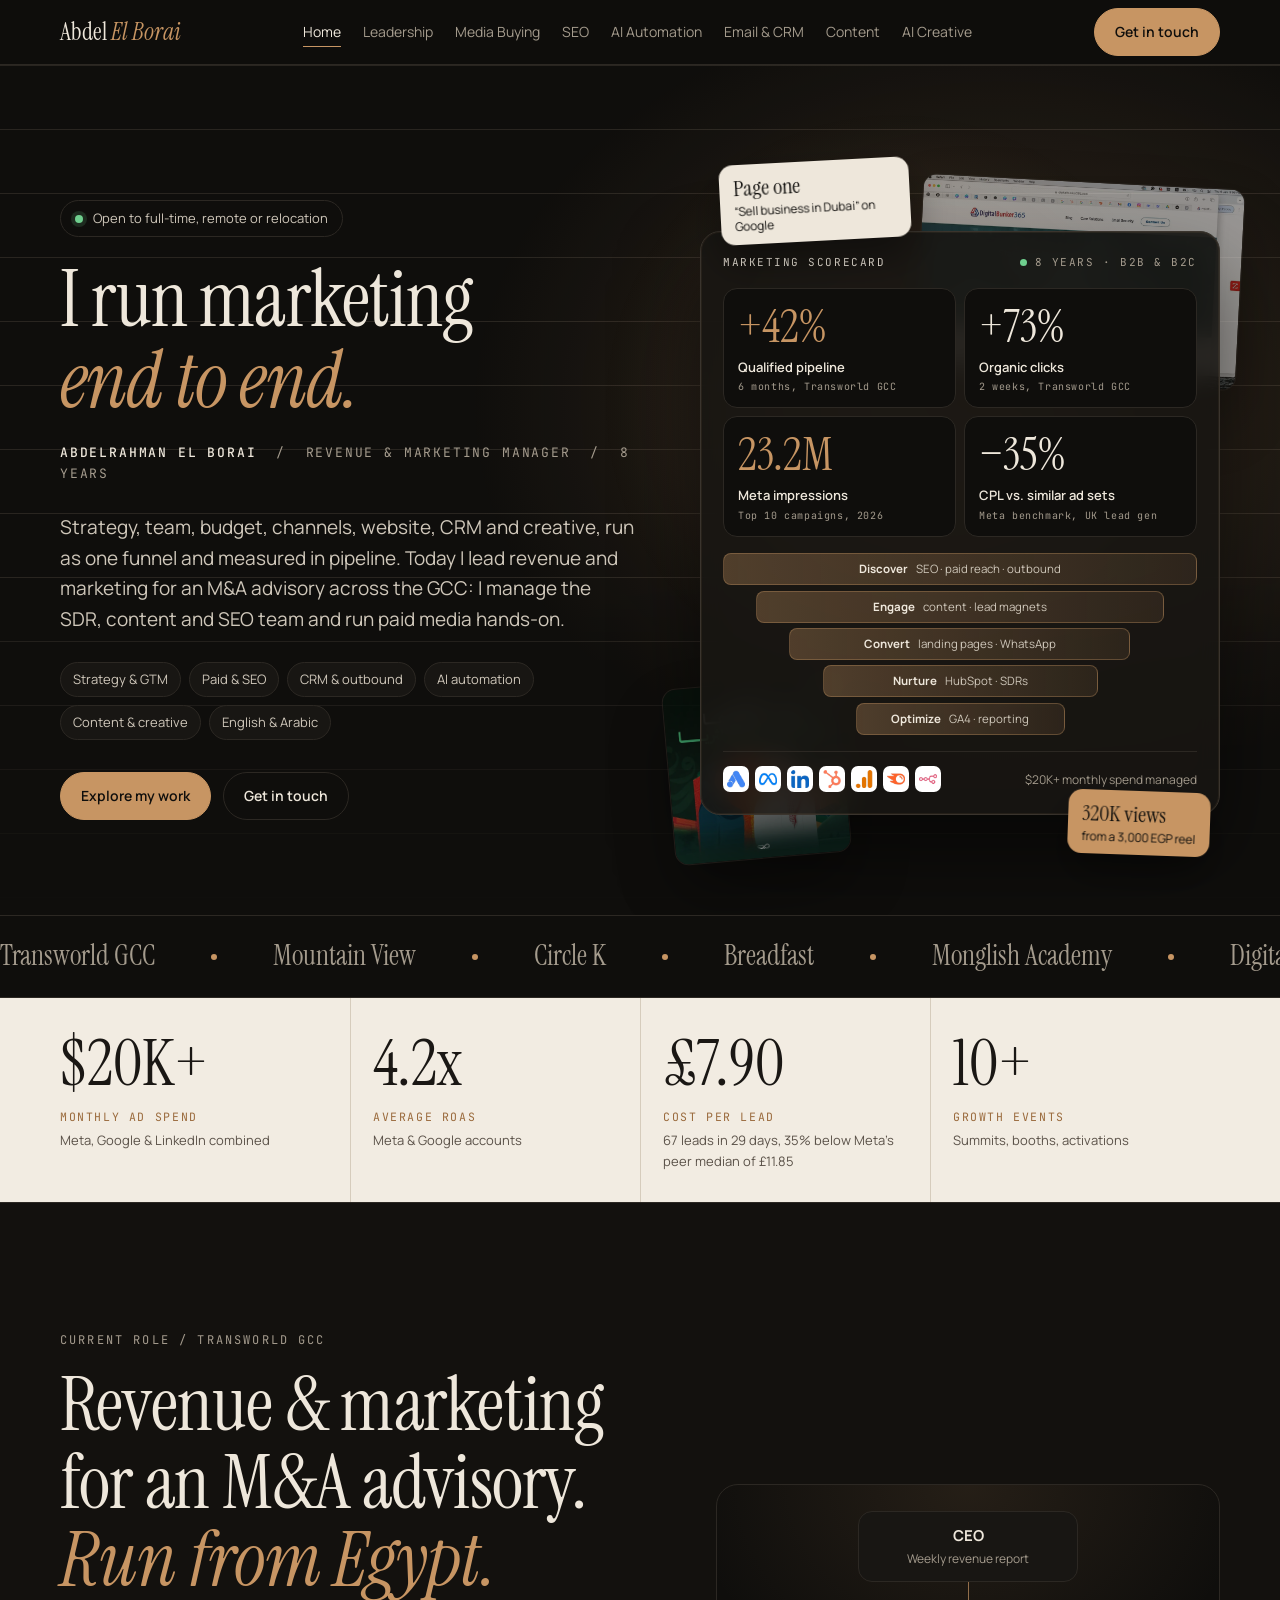
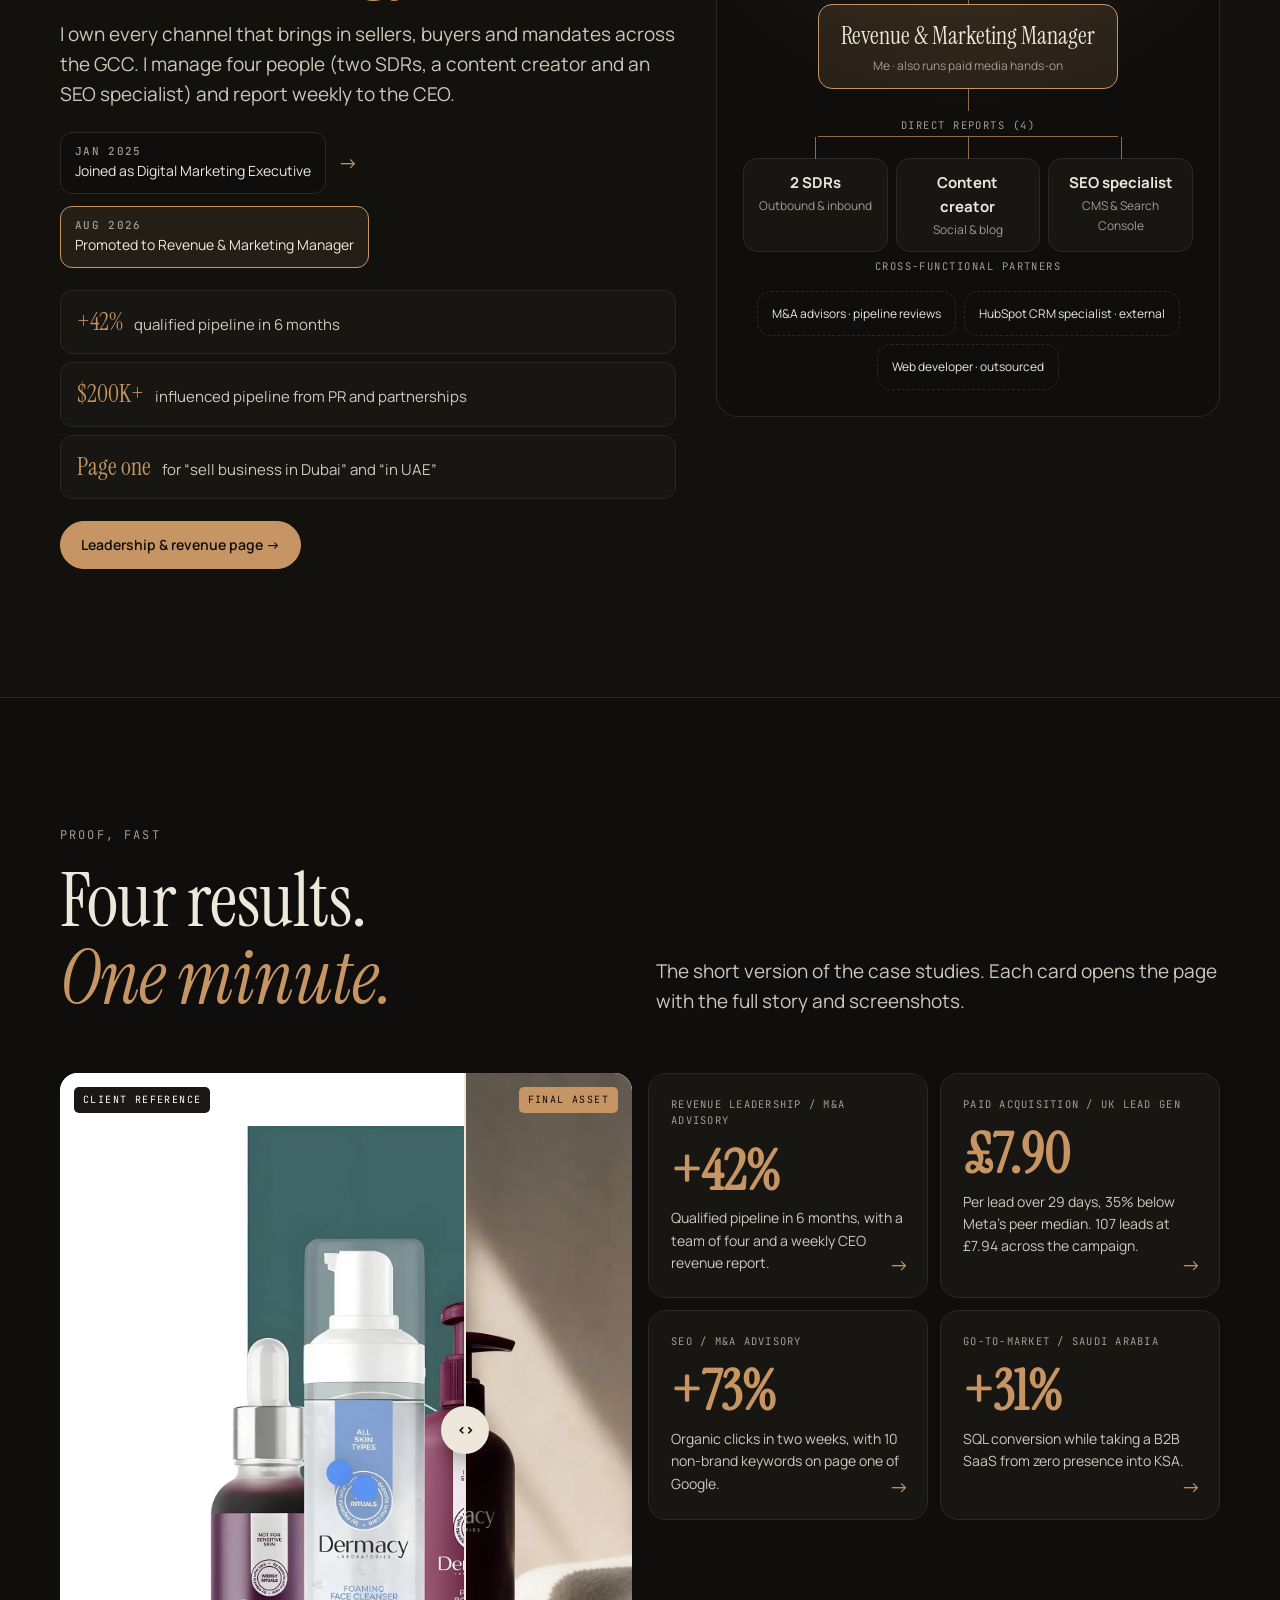
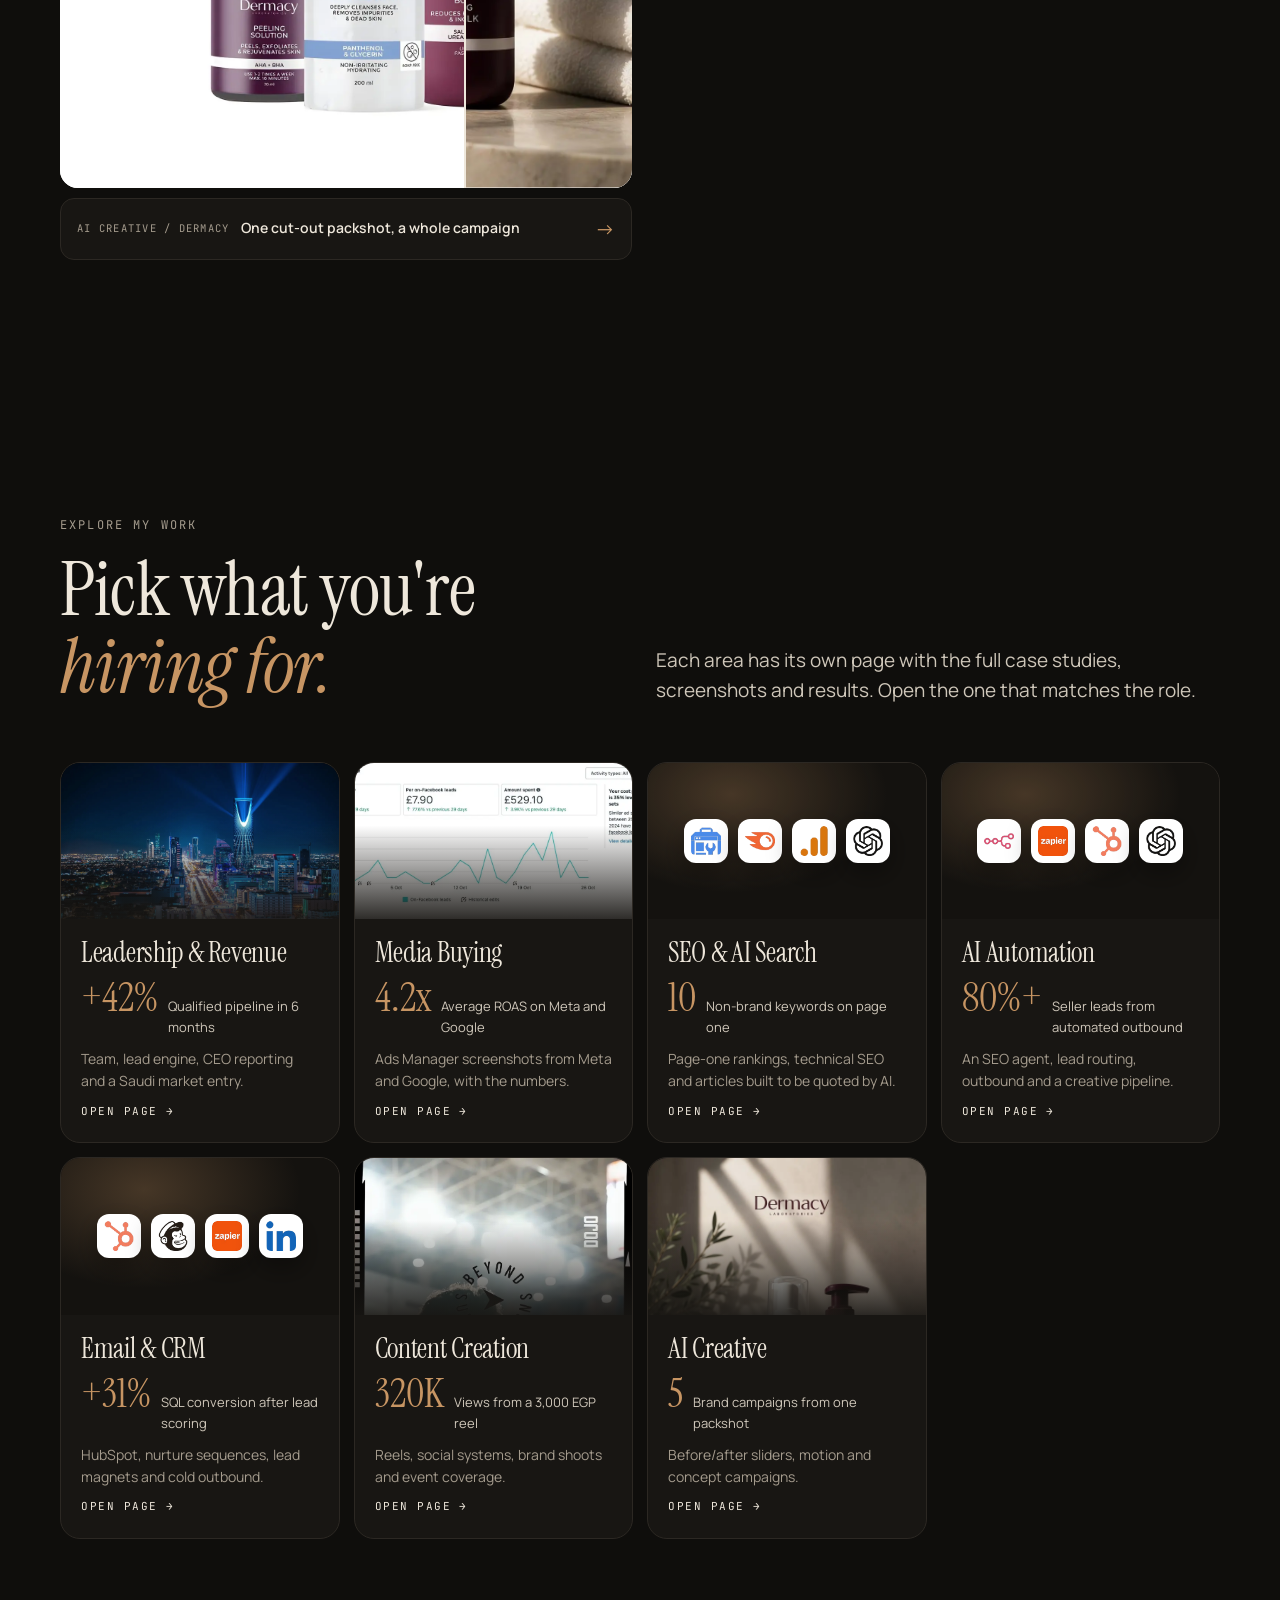
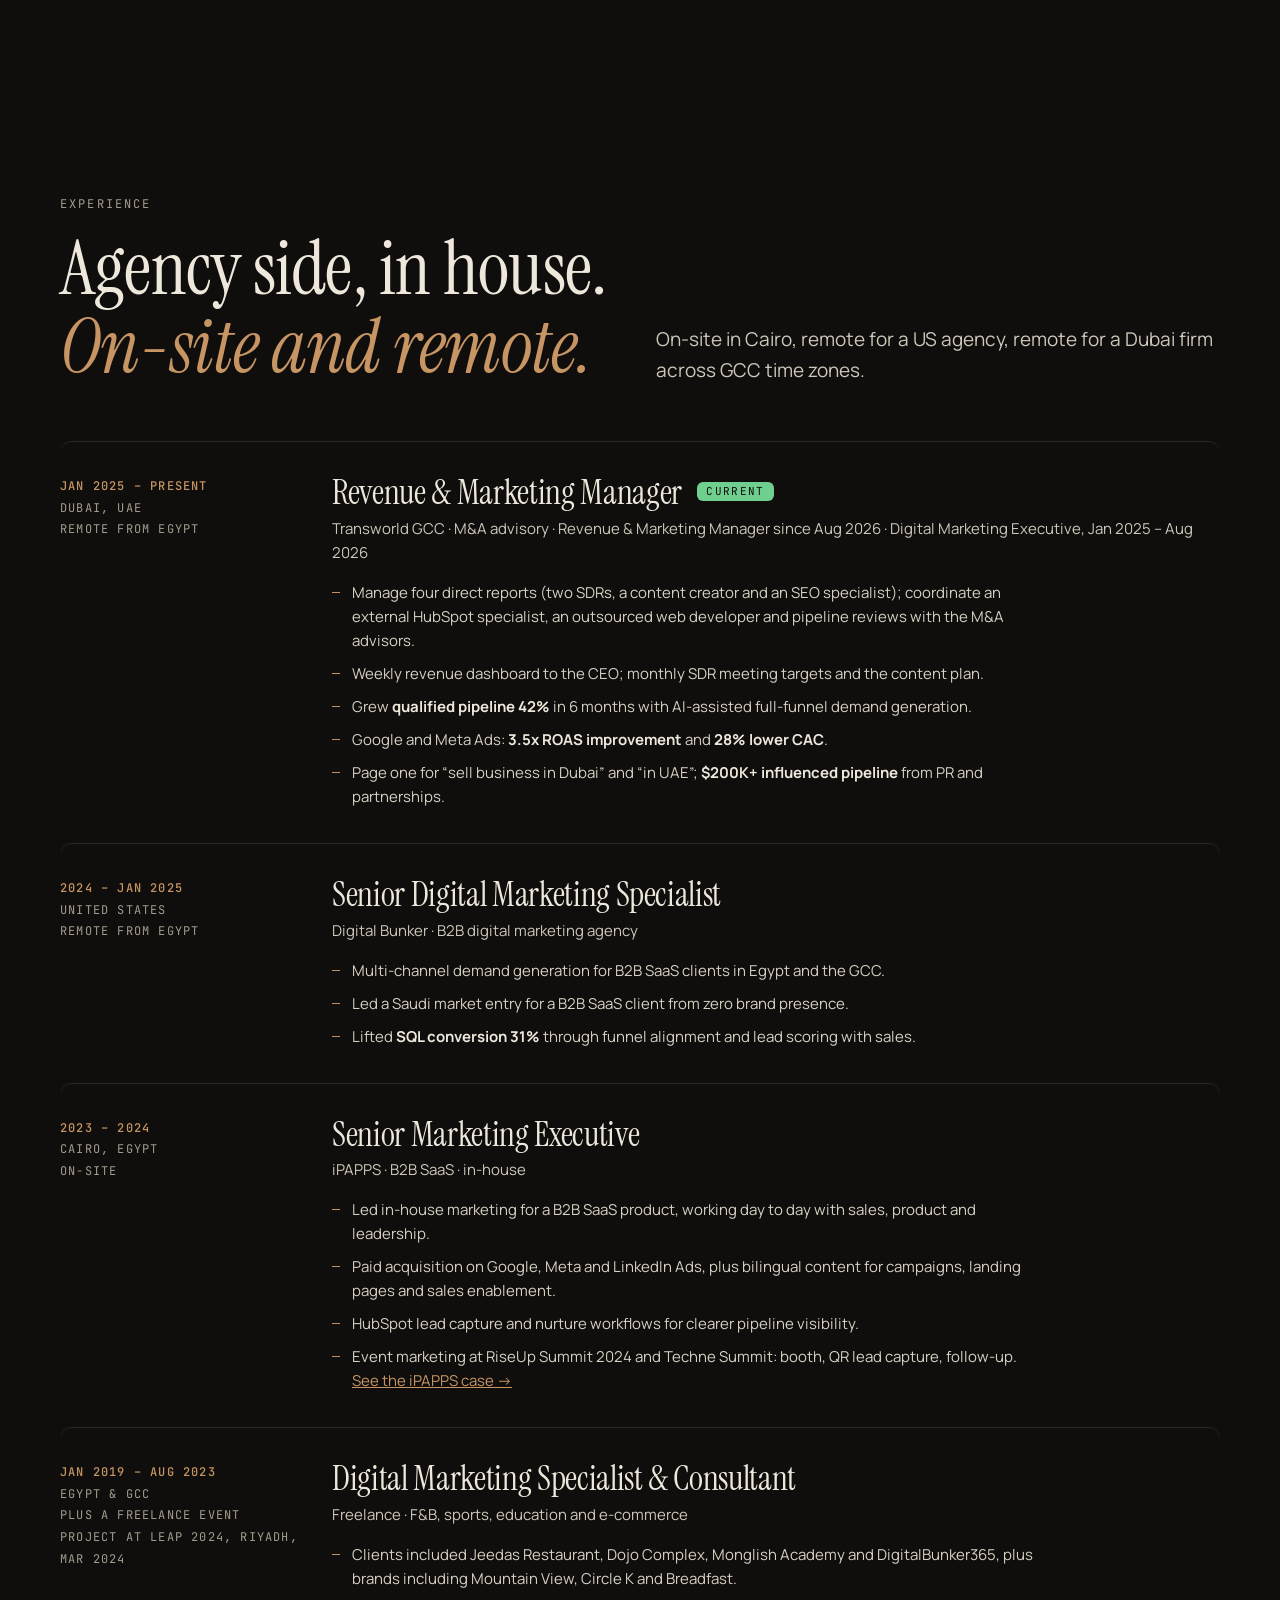
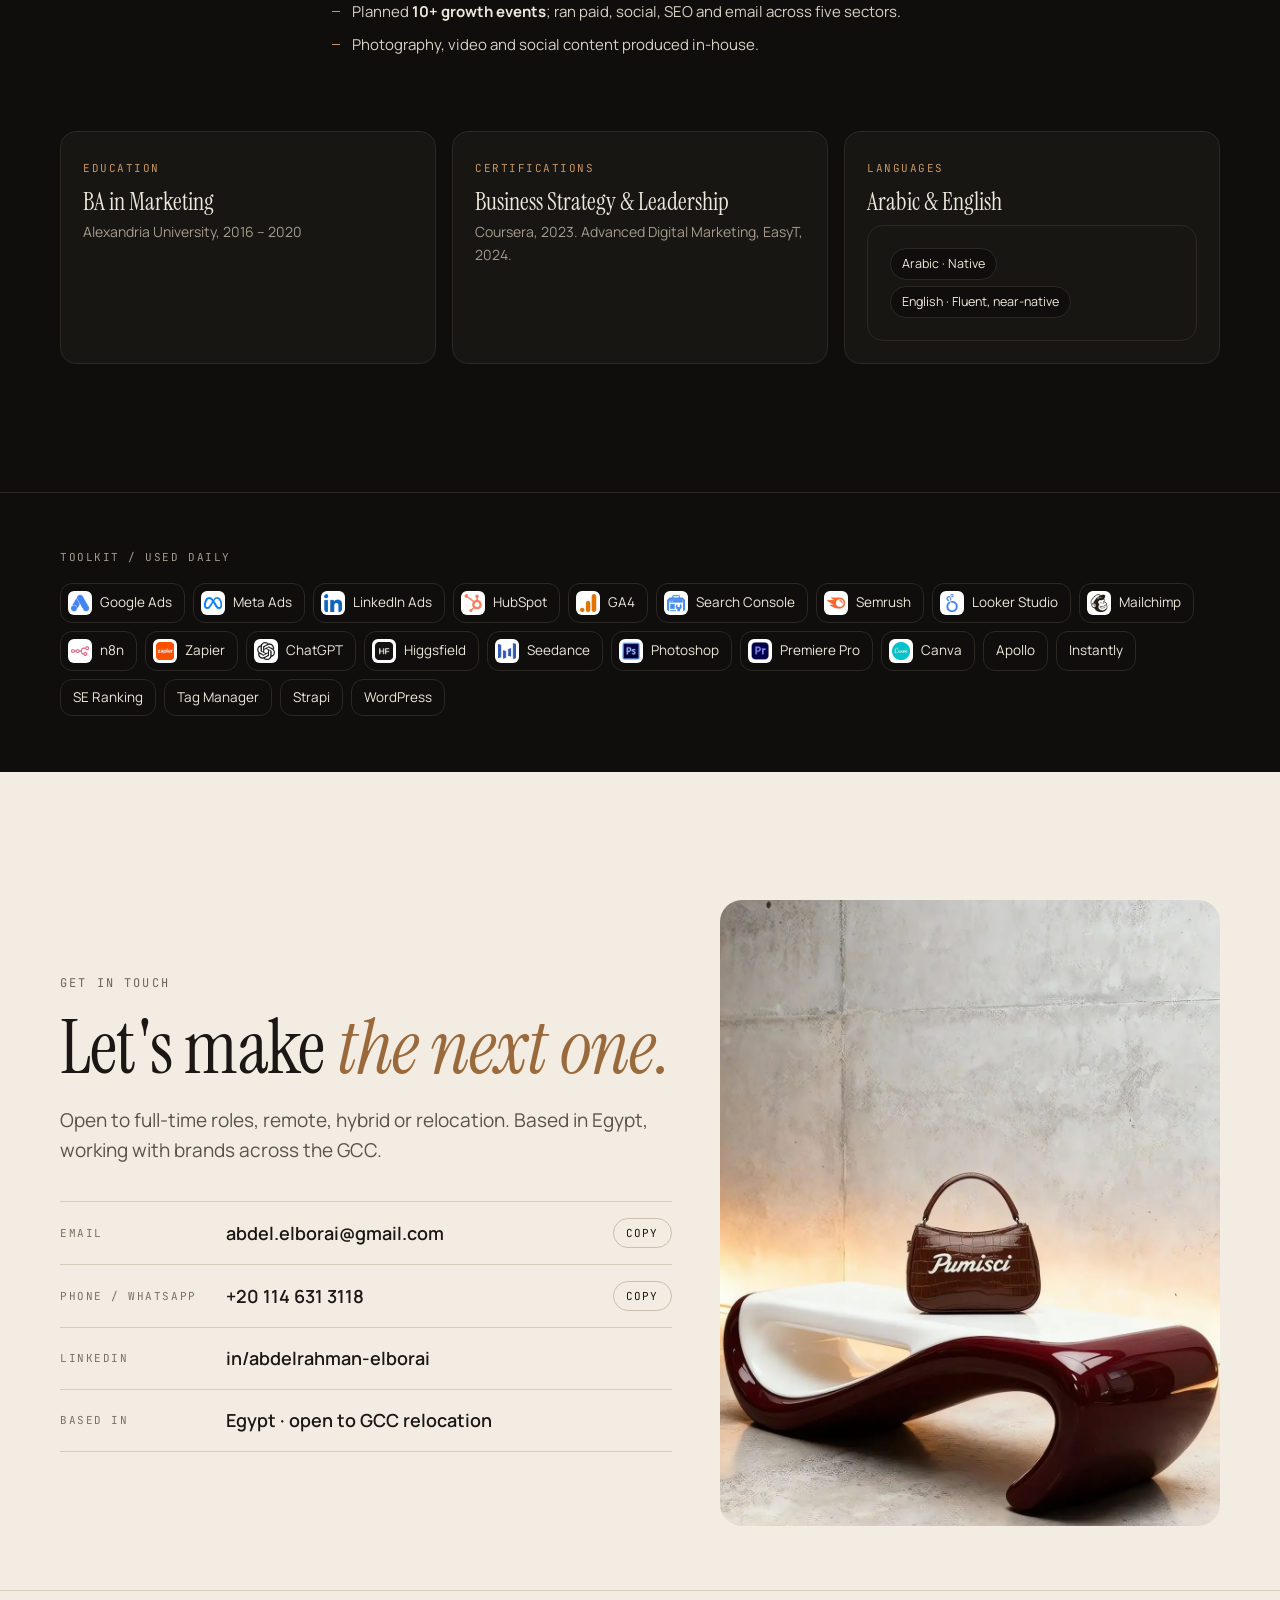
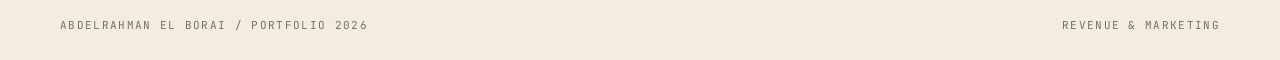
<file: index.html>
<!DOCTYPE html>
<html lang="en">
<head>
<meta charset="utf-8">
<meta name="viewport" content="width=device-width, initial-scale=1">
<title>Abdelrahman El Borai | Revenue & Marketing Manager</title>
<meta name="description" content="Abdelrahman El Borai, Revenue & Marketing Manager. 8 years running marketing end to end: strategy, team, paid media, SEO, CRM, automation and creative across the GCC and Egypt.">
<meta property="og:type" content="website">
<meta property="og:title" content="Abdelrahman El Borai | Revenue & Marketing Manager">
<meta property="og:description" content="Abdelrahman El Borai, Revenue & Marketing Manager. 8 years running marketing end to end: strategy, team, paid media, SEO, CRM, automation and creative across the GCC and Egypt.">
<meta property="og:url" content="https://abdelelborai-lgtm.github.io/">
<link rel="canonical" href="https://abdelelborai-lgtm.github.io/">
<script type="application/ld+json">{"@context":"https://schema.org","@type":"ProfilePage","url":"https://abdelelborai-lgtm.github.io/","mainEntity":{"@type":"Person","name":"Abdelrahman El Borai","alternateName":"Abdel El Borai","jobTitle":"Revenue & Marketing Manager","worksFor":{"@type":"Organization","name":"Transworld GCC","url":"https://tworldgcc.com"},"alumniOf":{"@type":"CollegeOrUniversity","name":"Alexandria University"},"knowsLanguage":["Arabic","English"],"address":{"@type":"PostalAddress","addressCountry":"EG"},"url":"https://abdelelborai-lgtm.github.io/","sameAs":["https://www.linkedin.com/in/abdelrahman-elborai-319b83185/"],"knowsAbout":["Performance marketing","Media buying","SEO","Answer engine optimization","Content creation","HubSpot CRM","Marketing automation"]}}</script>
<link rel="icon" href="data:image/svg+xml,%3Csvg xmlns='http://www.w3.org/2000/svg' viewBox='0 0 64 64'%3E%3Crect width='64' height='64' rx='14' fill='%230F0E0C'/%3E%3Ctext x='50%25' y='56%25' text-anchor='middle' dominant-baseline='middle' font-family='Georgia,serif' font-size='30' fill='%23C79563'%3EAE%3C/text%3E%3C/svg%3E">
<link rel="preconnect" href="https://fonts.googleapis.com">
<link rel="preconnect" href="https://fonts.gstatic.com" crossorigin>
<link href="https://fonts.googleapis.com/css2?family=Instrument+Serif:ital@0;1&family=Manrope:wght@400;500;600;700&family=JetBrains+Mono:wght@400;500&display=swap" rel="stylesheet">
<link rel="stylesheet" href="styles.css">
</head>
<body class="home">
<div class="progress" aria-hidden="true"></div>
<div class="cur" aria-hidden="true"></div>
<button class="totop" type="button" aria-label="Back to top"><svg width="18" height="18" viewBox="0 0 24 24" fill="none" stroke="currentColor" stroke-width="2" stroke-linecap="round" aria-hidden="true"><path d="M12 19V5M5 12l7-7 7 7"/></svg></button>
<nav class="nav" aria-label="Main">
  <div class="wrap">
    <a class="brand" href="index.html">Abdel <span>El Borai</span></a>
    <ul><li><a href="index.html" class="active" aria-current="page">Home<small>Overview, results, experience</small></a></li><li><a href="leadership.html">Leadership<small>Revenue, team, strategy</small></a></li><li><a href="media-buying.html">Media Buying<small>Meta, Google, LinkedIn</small></a></li><li><a href="seo.html">SEO<small>Technical, content, AI search</small></a></li><li><a href="ai-automation.html">AI Automation<small>Agents, n8n, Zapier</small></a></li><li><a href="email-crm.html">Email & CRM<small>HubSpot, nurture, outbound</small></a></li><li><a href="content.html">Content<small>Reels, social, production</small></a></li><li><a href="ai-creative.html">AI Creative<small>Packshot to campaign</small></a></li><li class="m-only"><a href="#contact">Contact<small>Email, WhatsApp, LinkedIn</small></a></li></ul>
    <a class="btn" href="#contact">Get in touch</a>
    <button class="menu-btn" type="button" aria-label="Open menu" aria-expanded="false"><span></span></button>
  </div>
</nav><header class="hero" id="top">
  <div class="wrap hero-grid">
    <div>
      <span class="status"><i></i> Open to full-time, remote or relocation</span>
      <h1>I run marketing <em>end to end.</em></h1>
      <p class="who"><b>Abdelrahman El Borai</b> &nbsp;/&nbsp; Revenue &amp; Marketing Manager &nbsp;/&nbsp; 8 years</p>
      <p class="lede">Strategy, team, budget, channels, website, CRM and creative, run as one funnel and measured in pipeline. Today I lead revenue and marketing for an M&amp;A advisory across the GCC: I manage the SDR, content and SEO team and run paid media hands-on.</p>
      <div class="facts">
        <span class="chip">Strategy &amp; GTM</span>
        <span class="chip">Paid &amp; SEO</span>
        <span class="chip">CRM &amp; outbound</span>
        <span class="chip">AI automation</span>
        <span class="chip">Content &amp; creative</span>
        <span class="chip">English &amp; Arabic</span>
      </div>
      <div class="hero-ctas">
        <a class="btn" href="#explore">Explore my work</a>
        <a class="btn ghost" href="#contact">Get in touch</a>
      </div>
    </div>

    <div class="stage-wrap" aria-label="Marketing results scorecard">
      <figure class="shot shot-a"><img src="img/lp-it.webp" alt="English landing page for an IT services brand" decoding="async"></figure>
      <figure class="shot shot-b"><img src="img/ksa-2030.webp" alt="Arabic Saudi campaign creative" decoding="async"></figure>
      <div class="board">
        <div class="board-head">
          <span>Marketing scorecard</span>
          <span class="live"><i></i>8 years &middot; B2B &amp; B2C</span>
        </div>
        <div class="kpis">
          <div class="kpi"><b>+42%</b><span>Qualified pipeline</span><small>6 months, Transworld GCC</small></div>
          <div class="kpi"><b>+73%</b><span>Organic clicks</span><small>2 weeks, Transworld GCC</small></div>
          <div class="kpi"><b>23.2M</b><span>Meta impressions</span><small>Top 10 campaigns, 2026</small></div>
          <div class="kpi"><b>&minus;35%</b><span>CPL vs. similar ad sets</span><small>Meta benchmark, UK lead gen</small></div>
        </div>
        <div class="fn">
          <div class="fn-row" style="--w:100%"><span class="fn-bar"><b>Discover</b> SEO &middot; paid reach &middot; outbound</span></div>
          <div class="fn-row" style="--w:86%"><span class="fn-bar"><b>Engage</b> content &middot; lead magnets</span></div>
          <div class="fn-row" style="--w:72%"><span class="fn-bar"><b>Convert</b> landing pages &middot; WhatsApp</span></div>
          <div class="fn-row" style="--w:58%"><span class="fn-bar"><b>Nurture</b> HubSpot &middot; SDRs</span></div>
          <div class="fn-row" style="--w:44%"><span class="fn-bar"><b>Optimize</b> GA4 &middot; reporting</span></div>
        </div>
        <div class="board-foot">
          <img src="icons/google-ads.png" alt="Google Ads"><img src="icons/meta-ads.png" alt="Meta Ads"><img src="icons/linkedin-ads.png" alt="LinkedIn Ads"><img src="icons/hubspot.png" alt="HubSpot"><img src="icons/ga4.png" alt="GA4"><img src="icons/semrush.png" alt="Semrush"><img src="icons/n8n.png" alt="n8n">
          <span>$20K+ monthly spend managed</span>
        </div>
      </div>
      <div class="badge badge-a"><b>Page one</b>&ldquo;Sell business in Dubai&rdquo; on Google</div>
      <div class="badge badge-b"><b>320K views</b>from a 3,000 EGP reel</div>
    </div>
  </div>
</header><div class="marquee" aria-label="Brands and clients">
  <div class="track">
    <span>Transworld GCC</span><span>Mountain View</span><span>Circle K</span><span>Breadfast</span><span>Monglish Academy</span><span>Digital Bunker</span><span>Jeedas Restaurant</span><span>Dojo Complex</span><span>iPAPPS</span><span>LEAP 2024</span><span>RiseUp Summit</span>
    <span>Transworld GCC</span><span>Mountain View</span><span>Circle K</span><span>Breadfast</span><span>Monglish Academy</span><span>Digital Bunker</span><span>Jeedas Restaurant</span><span>Dojo Complex</span><span>iPAPPS</span><span>LEAP 2024</span><span>RiseUp Summit</span>
  </div>
</div><section class="band" aria-label="Key numbers">
  <div class="wrap band-grid">
    <div><b class="bn">$20K+</b><span>Monthly ad spend</span><small>Meta, Google &amp; LinkedIn combined</small></div>
    <div><b class="bn">4.2x</b><span>Average ROAS</span><small>Meta &amp; Google accounts</small></div>
    <div><b class="bn">&pound;7.90</b><span>Cost per lead</span><small>67 leads in 29 days, 35% below Meta&rsquo;s peer median of &pound;11.85</small></div>
    <div><b class="bn">10+</b><span>Growth events</span><small>Summits, booths, activations</small></div>
  </div>
</section><section id="current" class="sec-dark">
  <div class="wrap tw-top" style="margin-bottom:0">
    <div>
      <p class="eyebrow">Current role / Transworld GCC</p>
      <h2 style="margin:16px 0 20px">Revenue &amp; marketing for an M&amp;A advisory. <em>Run from Egypt.</em></h2>
      <p class="lede">I own every channel that brings in sellers, buyers and mandates across the GCC. I manage four people (two SDRs, a content creator and an SEO specialist) and report weekly to the CEO.</p>
      <div class="promo">
        <div class="step"><b>Jan 2025</b>Joined as Digital Marketing Executive</div>
        <span class="arr">&rarr;</span>
        <div class="step on"><b>Aug 2026</b>Promoted to Revenue &amp; Marketing Manager</div>
      </div>
      <ul class="wins">
        <li><b>+42%</b> qualified pipeline in 6 months</li>
        <li><b>$200K+</b> influenced pipeline from PR and partnerships</li>
        <li><b>Page one</b> for &ldquo;sell business in Dubai&rdquo; and &ldquo;in UAE&rdquo;</li>
      </ul>
      <a class="btn" href="leadership.html" style="margin-top:22px">Leadership &amp; revenue page &rarr;</a>
    </div>
    <div class="org" aria-label="Team structure">
        <div class="node ceo"><b>CEO</b><small>Weekly revenue report</small></div>
        <div class="vline"></div>
        <div class="node me"><b>Revenue &amp; Marketing Manager</b><small>Me &middot; also runs paid media hands-on</small></div>
        <div class="vline"></div>
        <p class="org-k">Direct reports (4)</p>
        <div class="row">
          <div class="node"><b>2 SDRs</b><small>Outbound &amp; inbound</small></div>
          <div class="node"><b>Content creator</b><small>Social &amp; blog</small></div>
          <div class="node"><b>SEO specialist</b><small>CMS &amp; Search Console</small></div>
        </div>
        <p class="org-k">Cross-functional partners</p>
        <div class="side">
          <div class="node">M&amp;A advisors &middot; pipeline reviews</div>
          <div class="node">HubSpot CRM specialist &middot; external</div>
          <div class="node">Web developer &middot; outsourced</div>
        </div>
      </div>
  </div>
</section><section id="proof">
  <div class="wrap">
    <div class="sec-head">
      <div><p class="eyebrow">Proof, fast</p><h2 style="margin-top:16px">Four results. <em>One minute.</em></h2></div>
      <p class="lede">The short version of the case studies. Each card opens the page with the full story and screenshots.</p>
    </div>
    <div class="proof-grid">
      <div class="ba-home">
        <div class="ba" data-ba>
          <img class="before" src="img/dermacy-ref.webp" alt="Client reference: Dermacy bottles cut out on white" decoding="async">
          <img class="after" src="img/dermacy-final.webp" alt="Final campaign asset: Dermacy bottles on stone" decoding="async">
          <span class="lab l">Client reference</span><span class="lab r">Final asset</span>
          <span class="bar"></span>
          <input type="range" min="0" max="100" value="50" aria-label="Compare reference and final asset">
          <span class="knob" aria-hidden="true">&lsaquo;&rsaquo;</span>
        </div>
        <a class="pcap" href="ai-creative.html"><span>AI creative / Dermacy</span><b>One cut-out packshot, a whole campaign</b><i>&rarr;</i></a>
      </div>
      <div class="pcards">
        <a class="pcard" href="leadership.html"><span class="pk">Revenue leadership / M&amp;A advisory</span><b class="big">+42%</b><p>Qualified pipeline in 6 months, with a team of four and a weekly CEO revenue report.</p><i>&rarr;</i></a>
        <a class="pcard" href="media-buying.html#uk-case"><span class="pk">Paid acquisition / UK lead gen</span><b class="big">&pound;7.90</b><p>Per lead over 29 days, 35% below Meta&rsquo;s peer median. 107 leads at &pound;7.94 across the campaign.</p><i>&rarr;</i></a>
        <a class="pcard" href="seo.html"><span class="pk">SEO / M&amp;A advisory</span><b class="big">+73%</b><p>Organic clicks in two weeks, with 10 non-brand keywords on page one of Google.</p><i>&rarr;</i></a>
        <a class="pcard" href="leadership.html#saudi"><span class="pk">Go-to-market / Saudi Arabia</span><b class="big">+31%</b><p>SQL conversion while taking a B2B SaaS from zero presence into KSA.</p><i>&rarr;</i></a>
      </div>
    </div>
  </div>
</section><section id="explore">
  <div class="wrap">
    <div class="sec-head">
      <div><p class="eyebrow">Explore my work</p><h2 style="margin-top:16px">Pick what you're <em>hiring for.</em></h2></div>
      <p class="lede">Each area has its own page with the full case studies, screenshots and results. Open the one that matches the role.</p>
    </div>
    <div class="xgrid"><a class="xcard" href="leadership.html"><div class="xc-img"><img src="img/ksa-city.webp" alt="" decoding="async"></div><div class="xc-body"><h3>Leadership &amp; Revenue</h3><div class="xc-stat"><b>+42%</b><span>Qualified pipeline in 6 months</span></div><p>Team, lead engine, CEO reporting and a Saudi market entry.</p><span class="xc-go">Open page <i>&rarr;</i></span></div></a><a class="xcard" href="media-buying.html"><div class="xc-img"><img src="img/boiler-overview.webp" alt="" decoding="async"></div><div class="xc-body"><h3>Media Buying</h3><div class="xc-stat"><b>4.2x</b><span>Average ROAS on Meta and Google</span></div><p>Ads Manager screenshots from Meta and Google, with the numbers.</p><span class="xc-go">Open page <i>&rarr;</i></span></div></a><a class="xcard" href="seo.html"><div class="xc-img xc-ico"><div class="xc-icons"><img src="icons/search-console.png" alt=""><img src="icons/semrush.png" alt=""><img src="icons/ga4.png" alt=""><img src="icons/chatgpt.png" alt=""></div></div><div class="xc-body"><h3>SEO &amp; AI Search</h3><div class="xc-stat"><b>10</b><span>Non-brand keywords on page one</span></div><p>Page-one rankings, technical SEO and articles built to be quoted by AI.</p><span class="xc-go">Open page <i>&rarr;</i></span></div></a><a class="xcard" href="ai-automation.html"><div class="xc-img xc-ico"><div class="xc-icons"><img src="icons/n8n.png" alt=""><img src="icons/zapier.png" alt=""><img src="icons/hubspot.png" alt=""><img src="icons/chatgpt.png" alt=""></div></div><div class="xc-body"><h3>AI Automation</h3><div class="xc-stat"><b>80%+</b><span>Seller leads from automated outbound</span></div><p>An SEO agent, lead routing, outbound and a creative pipeline.</p><span class="xc-go">Open page <i>&rarr;</i></span></div></a><a class="xcard" href="email-crm.html"><div class="xc-img xc-ico"><div class="xc-icons"><img src="icons/hubspot.png" alt=""><img src="icons/mailchimp.png" alt=""><img src="icons/zapier.png" alt=""><img src="icons/linkedin-ads.png" alt=""></div></div><div class="xc-body"><h3>Email &amp; CRM</h3><div class="xc-stat"><b>+31%</b><span>SQL conversion after lead scoring</span></div><p>HubSpot, nurture sequences, lead magnets and cold outbound.</p><span class="xc-go">Open page <i>&rarr;</i></span></div></a><a class="xcard" href="content.html"><div class="xc-img"><img src="img/dojo.webp" alt="" decoding="async"></div><div class="xc-body"><h3>Content Creation</h3><div class="xc-stat"><b>320K</b><span>Views from a 3,000 EGP reel</span></div><p>Reels, social systems, brand shoots and event coverage.</p><span class="xc-go">Open page <i>&rarr;</i></span></div></a><a class="xcard" href="ai-creative.html"><div class="xc-img"><img src="img/dermacy-final.webp" alt="" decoding="async"></div><div class="xc-body"><h3>AI Creative</h3><div class="xc-stat"><b>5</b><span>Brand campaigns from one packshot</span></div><p>Before/after sliders, motion and concept campaigns.</p><span class="xc-go">Open page <i>&rarr;</i></span></div></a></div>
  </div>
</section><section id="experience">
  <div class="wrap">
    <div class="sec-head">
      <div><p class="eyebrow">Experience</p><h2 style="margin-top:16px">Agency side, in house. <em>On-site and remote.</em></h2></div>
      <p class="lede">On-site in Cairo, remote for a US agency, remote for a Dubai firm across GCC time zones.</p>
    </div>
    <div class="xp">
      <div class="job">
        <p class="when"><b>Jan 2025 &ndash; Present</b>Dubai, UAE<br>Remote from Egypt</p>
        <div>
          <h3>Revenue &amp; Marketing Manager <span class="now">Current</span></h3>
          <p class="co">Transworld GCC &middot; M&amp;A advisory &middot; Revenue &amp; Marketing Manager since Aug 2026 &middot; Digital Marketing Executive, Jan 2025 &ndash; Aug 2026</p>
          <ul>
            <li>Manage four direct reports (two SDRs, a content creator and an SEO specialist); coordinate an external HubSpot specialist, an outsourced web developer and pipeline reviews with the M&amp;A advisors.</li>
            <li>Weekly revenue dashboard to the CEO; monthly SDR meeting targets and the content plan.</li>
            <li>Grew <b>qualified pipeline 42%</b> in 6 months with AI-assisted full-funnel demand generation.</li>
            <li>Google and Meta Ads: <b>3.5x ROAS improvement</b> and <b>28% lower CAC</b>.</li>
            <li>Page one for &ldquo;sell business in Dubai&rdquo; and &ldquo;in UAE&rdquo;; <b>$200K+ influenced pipeline</b> from PR and partnerships.</li>
          </ul>
        </div>
      </div>
      <div class="job">
        <p class="when"><b>2024 &ndash; Jan 2025</b>United States<br>Remote from Egypt</p>
        <div>
          <h3>Senior Digital Marketing Specialist</h3>
          <p class="co">Digital Bunker &middot; B2B digital marketing agency</p>
          <ul>
            <li>Multi-channel demand generation for B2B SaaS clients in Egypt and the GCC.</li>
            <li>Led a Saudi market entry for a B2B SaaS client from zero brand presence.</li>
            <li>Lifted <b>SQL conversion 31%</b> through funnel alignment and lead scoring with sales.</li>
          </ul>
        </div>
      </div>
      <div class="job">
        <p class="when"><b>2023 &ndash; 2024</b>Cairo, Egypt<br>On-site</p>
        <div>
          <h3>Senior Marketing Executive</h3>
          <p class="co">iPAPPS &middot; B2B SaaS &middot; in-house</p>
          <ul>
            <li>Led in-house marketing for a B2B SaaS product, working day to day with sales, product and leadership.</li>
            <li>Paid acquisition on Google, Meta and LinkedIn Ads, plus bilingual content for campaigns, landing pages and sales enablement.</li>
            <li>HubSpot lead capture and nurture workflows for clearer pipeline visibility.</li>
            <li>Event marketing at RiseUp Summit 2024 and Techne Summit: booth, QR lead capture, follow-up. <a href="leadership.html#ipapps" style="color:var(--bronze)">See the iPAPPS case &rarr;</a></li>
          </ul>
        </div>
      </div>
      <div class="job">
        <p class="when"><b>Jan 2019 &ndash; Aug 2023</b>Egypt &amp; GCC<br>Plus a freelance event project at LEAP 2024, Riyadh, Mar 2024</p>
        <div>
          <h3>Digital Marketing Specialist &amp; Consultant</h3>
          <p class="co">Freelance &middot; F&amp;B, sports, education and e-commerce</p>
          <ul>
            <li>Clients included Jeedas Restaurant, Dojo Complex, Monglish Academy and DigitalBunker365, plus brands including Mountain View, Circle K and Breadfast.</li>
            <li>Planned <b>10+ growth events</b>; ran paid, social, SEO and email across five sectors.</li>
            <li>Photography, video and social content produced in-house.</li>
          </ul>
        </div>
      </div>
    </div>
    <div class="edu">
      <div><span class="k">Education</span><h4>BA in Marketing</h4><p>Alexandria University, 2016 &ndash; 2020</p></div>
      <div><span class="k">Certifications</span><h4>Business Strategy &amp; Leadership</h4><p>Coursera, 2023. Advanced Digital Marketing, EasyT, 2024.</p></div>
      <div><span class="k">Languages</span><h4>Arabic &amp; English</h4><div class="lang"><span>Arabic &middot; Native</span><span>English &middot; Fluent, near-native</span></div></div>
    </div>
  </div>
</section><section id="toolkit" class="tk">
  <div class="wrap">
    <p class="label" style="margin-bottom:16px">Toolkit / used daily</p>
    <div class="logo-row big-row">
      <span><img src="icons/google-ads.png" alt="">Google Ads</span><span><img src="icons/meta-ads.png" alt="">Meta Ads</span><span><img src="icons/linkedin-ads.png" alt="">LinkedIn Ads</span><span><img src="icons/hubspot.png" alt="">HubSpot</span><span><img src="icons/ga4.png" alt="">GA4</span><span><img src="icons/search-console.png" alt="">Search Console</span><span><img src="icons/semrush.png" alt="">Semrush</span><span><img src="icons/looker-studio.png" alt="">Looker Studio</span><span><img src="icons/mailchimp.png" alt="">Mailchimp</span><span><img src="icons/n8n.png" alt="">n8n</span><span><img src="icons/zapier.png" alt="">Zapier</span><span><img src="icons/chatgpt.png" alt="">ChatGPT</span><span><img src="icons/higgsfield.png" alt="">Higgsfield</span><span><img src="icons/seedance.png" alt="">Seedance</span><span><img src="icons/photoshop.png" alt="">Photoshop</span><span><img src="icons/premiere-pro.png" alt="">Premiere Pro</span><span><img src="icons/canva.png" alt="">Canva</span><span>Apollo</span><span>Instantly</span><span>SE Ranking</span><span>Tag Manager</span><span>Strapi</span><span>WordPress</span>
    </div>
  </div>
</section><section class="contact" id="contact">
  <div class="wrap c-grid">
    <div>
      <p class="eyebrow">Get in touch</p>
      <h2 style="margin-top:16px">Let's make <em>the next one.</em></h2>
      <p class="lede" style="color:#5B5249;margin-top:18px">Open to full-time roles, remote, hybrid or relocation. Based in Egypt, working with brands across the GCC.</p>
      <div class="c-list">
        <div class="c-row"><span class="k">Email</span><a href="mailto:abdel.elborai@gmail.com">abdel.elborai@gmail.com</a><button class="copy" type="button" data-copy="abdel.elborai@gmail.com">Copy</button></div>
        <div class="c-row"><span class="k">Phone / WhatsApp</span><a href="https://wa.me/201146313118" target="_blank" rel="noopener">+20 114 631 3118</a><button class="copy" type="button" data-copy="+201146313118">Copy</button></div>
        <div class="c-row"><span class="k">LinkedIn</span><a href="https://www.linkedin.com/in/abdelrahman-elborai-319b83185/" target="_blank" rel="noopener">in/abdelrahman-elborai</a><span></span></div>
        <div class="c-row"><span class="k">Based in</span><span class="v">Egypt &middot; open to GCC relocation</span><span></span></div>
      </div>
    </div>
    <div class="c-img"><img src="img/contact.webp" alt="Leather bag on a sculpted red chair, concept campaign" decoding="async"></div>
  </div>
</section><footer><div class="wrap"><span>Abdelrahman El Borai / Portfolio 2026</span><span>Revenue &amp; Marketing</span></div></footer>
<div class="lb" id="lb" role="dialog" aria-modal="true" aria-label="Image viewer">
  <button class="x" type="button" aria-label="Close">&times;</button>
  <button class="pv" type="button" aria-label="Previous image">&lsaquo;</button>
  <img alt="">
  <button class="nx" type="button" aria-label="Next image">&rsaquo;</button>
  <p class="lbcap"></p>
</div>
<script src="app.js"></script>
</body>
</html>
</file>
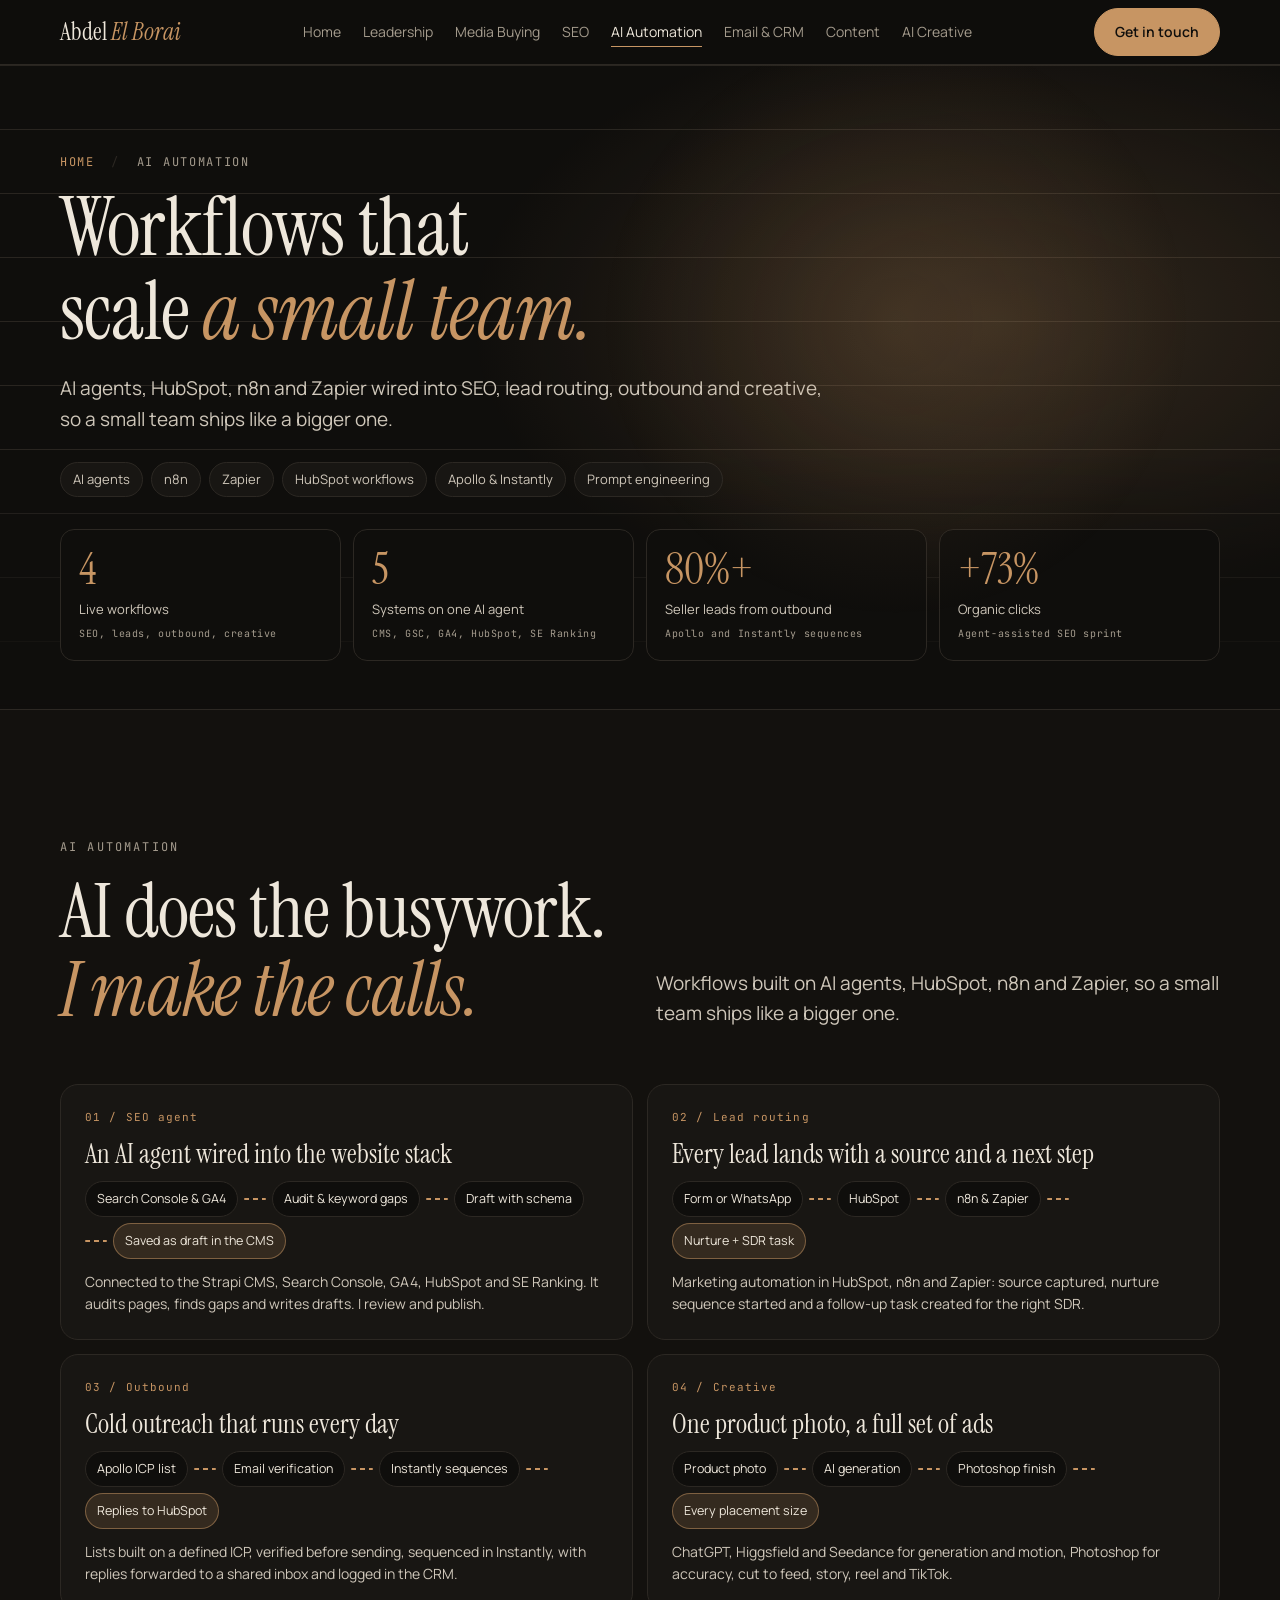
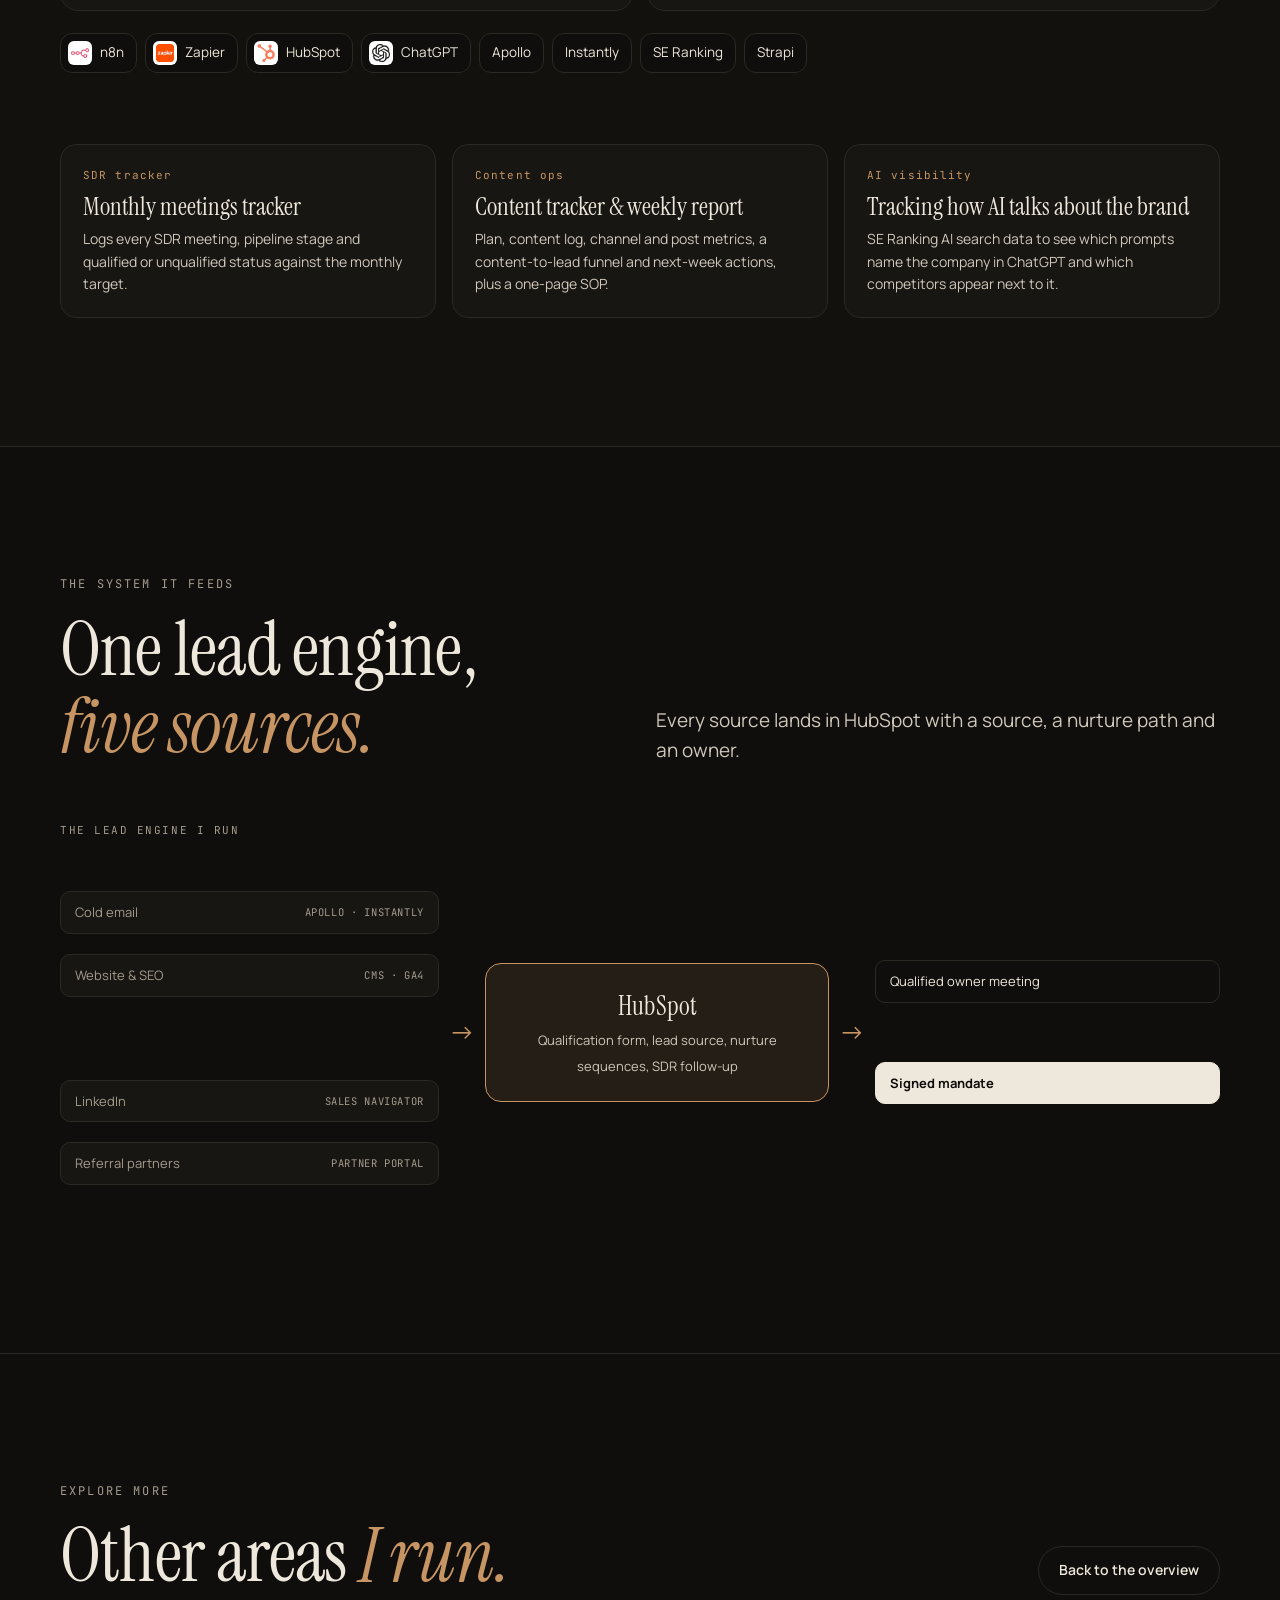
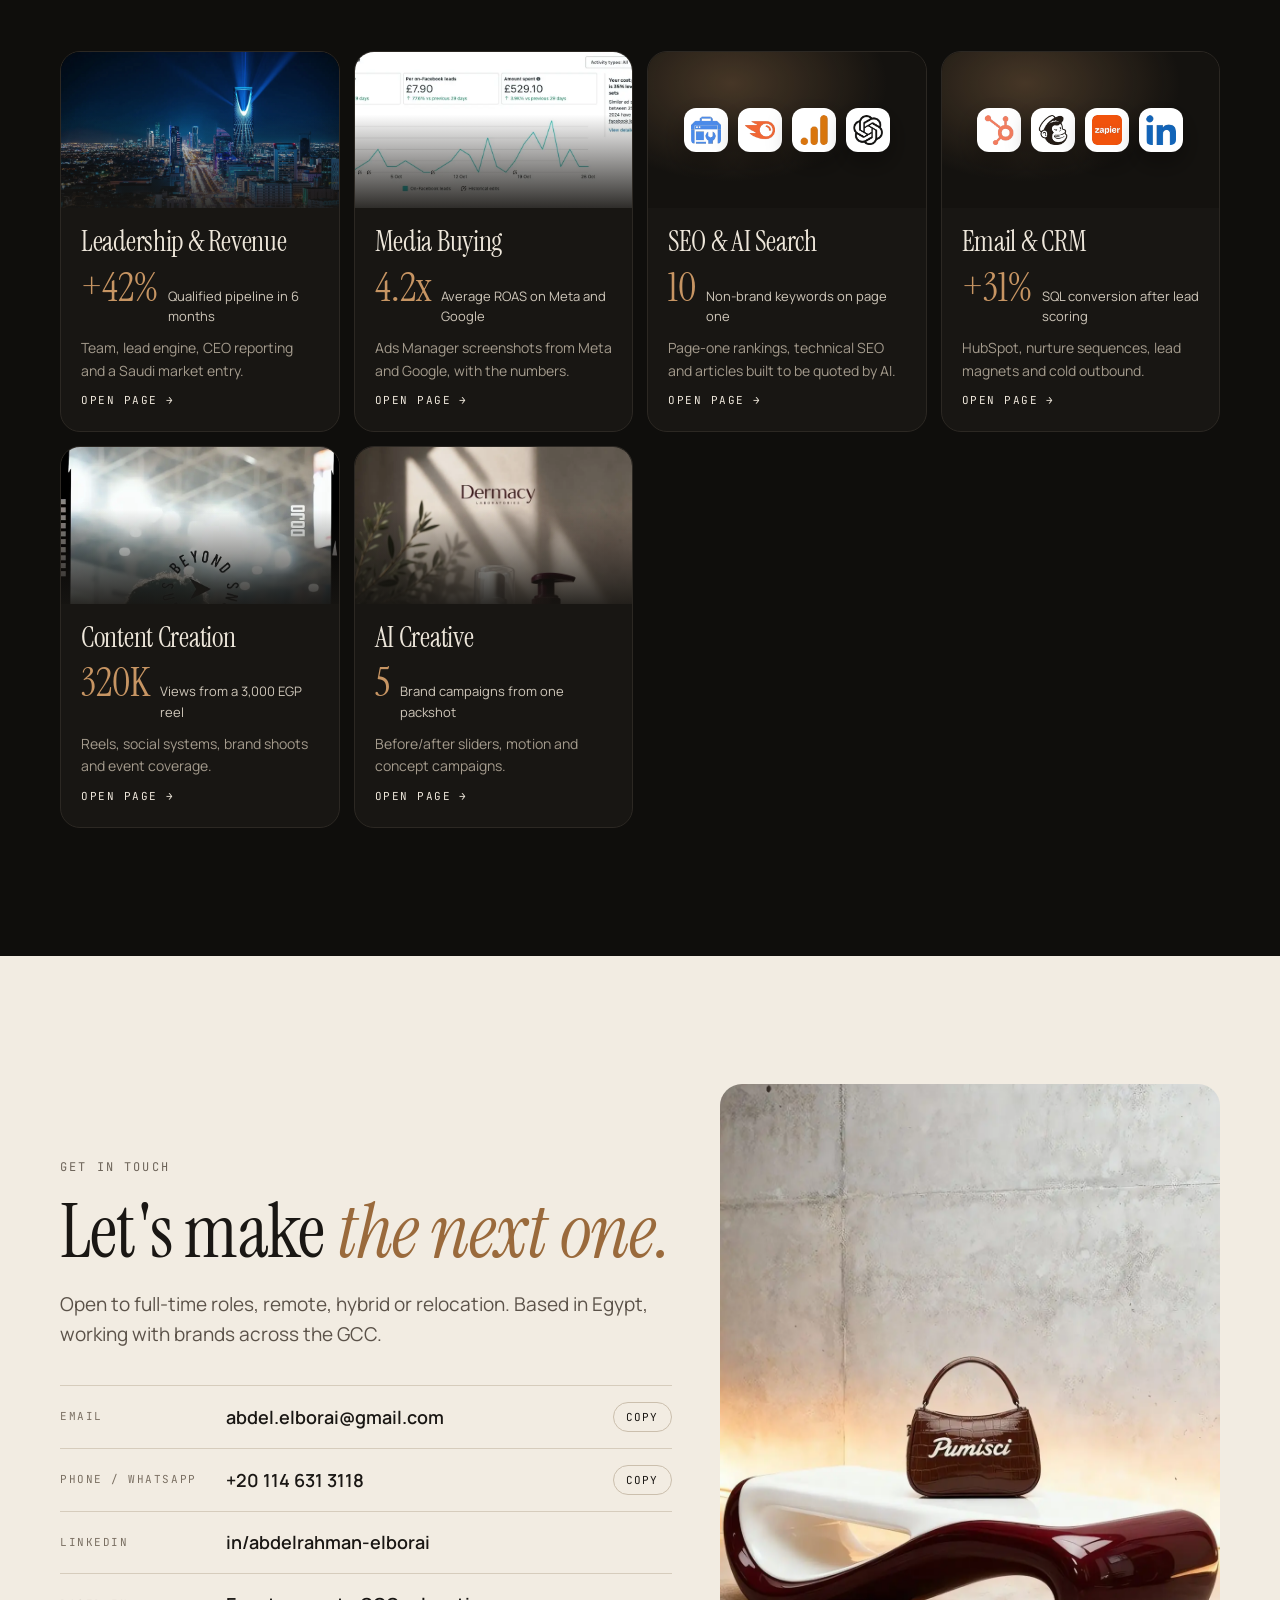
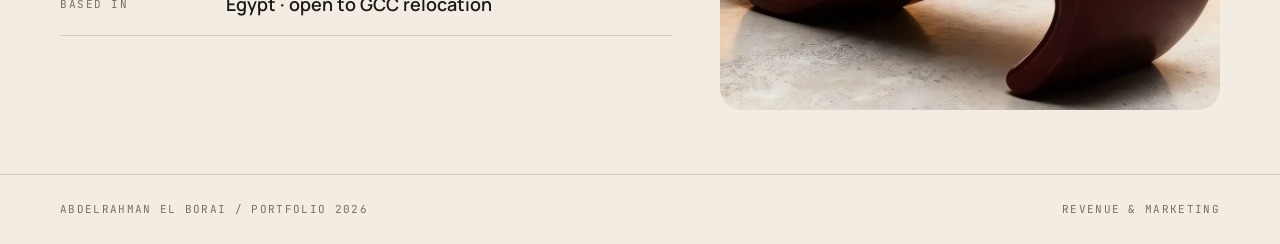
<file: ai-automation.html>
<!DOCTYPE html>
<html lang="en">
<head>
<meta charset="utf-8">
<meta name="viewport" content="width=device-width, initial-scale=1">
<title>AI Automation | Abdelrahman El Borai</title>
<meta name="description" content="AI agents, n8n, Zapier and HubSpot workflows for SEO, lead routing, outbound and creative.">
<meta property="og:type" content="website">
<meta property="og:title" content="AI Automation | Abdelrahman El Borai">
<meta property="og:description" content="AI agents, n8n, Zapier and HubSpot workflows for SEO, lead routing, outbound and creative.">
<meta property="og:url" content="https://abdelelborai-lgtm.github.io/ai-automation.html">
<link rel="canonical" href="https://abdelelborai-lgtm.github.io/ai-automation.html">
<link rel="icon" href="data:image/svg+xml,%3Csvg xmlns='http://www.w3.org/2000/svg' viewBox='0 0 64 64'%3E%3Crect width='64' height='64' rx='14' fill='%230F0E0C'/%3E%3Ctext x='50%25' y='56%25' text-anchor='middle' dominant-baseline='middle' font-family='Georgia,serif' font-size='30' fill='%23C79563'%3EAE%3C/text%3E%3C/svg%3E">
<link rel="preconnect" href="https://fonts.googleapis.com">
<link rel="preconnect" href="https://fonts.gstatic.com" crossorigin>
<link href="https://fonts.googleapis.com/css2?family=Instrument+Serif:ital@0;1&family=Manrope:wght@400;500;600;700&family=JetBrains+Mono:wght@400;500&display=swap" rel="stylesheet">
<link rel="stylesheet" href="styles.css">
</head>
<body class="sub">
<div class="progress" aria-hidden="true"></div>
<div class="cur" aria-hidden="true"></div>
<button class="totop" type="button" aria-label="Back to top"><svg width="18" height="18" viewBox="0 0 24 24" fill="none" stroke="currentColor" stroke-width="2" stroke-linecap="round" aria-hidden="true"><path d="M12 19V5M5 12l7-7 7 7"/></svg></button>
<nav class="nav" aria-label="Main">
  <div class="wrap">
    <a class="brand" href="index.html">Abdel <span>El Borai</span></a>
    <ul><li><a href="index.html">Home<small>Overview, results, experience</small></a></li><li><a href="leadership.html">Leadership<small>Revenue, team, strategy</small></a></li><li><a href="media-buying.html">Media Buying<small>Meta, Google, LinkedIn</small></a></li><li><a href="seo.html">SEO<small>Technical, content, AI search</small></a></li><li><a href="ai-automation.html" class="active" aria-current="page">AI Automation<small>Agents, n8n, Zapier</small></a></li><li><a href="email-crm.html">Email & CRM<small>HubSpot, nurture, outbound</small></a></li><li><a href="content.html">Content<small>Reels, social, production</small></a></li><li><a href="ai-creative.html">AI Creative<small>Packshot to campaign</small></a></li><li class="m-only"><a href="#contact">Contact<small>Email, WhatsApp, LinkedIn</small></a></li></ul>
    <a class="btn" href="#contact">Get in touch</a>
    <button class="menu-btn" type="button" aria-label="Open menu" aria-expanded="false"><span></span></button>
  </div>
</nav><header class="hero phero" id="top">
  <div class="wrap">
    <p class="crumb"><a href="index.html">Home</a> <span>/</span> AI automation</p>
    <h1>Workflows that scale <em>a small team.</em></h1>
    <p class="lede">AI agents, HubSpot, n8n and Zapier wired into SEO, lead routing, outbound and creative, so a small team ships like a bigger one.</p>
    <div class="facts"><span class="chip">AI agents</span><span class="chip">n8n</span><span class="chip">Zapier</span><span class="chip">HubSpot workflows</span><span class="chip">Apollo &amp; Instantly</span><span class="chip">Prompt engineering</span></div>
    <div class="grid4 phero-kpis"><div class="mini-stat"><div class="big">4</div><p>Live workflows</p><small>SEO, leads, outbound, creative</small></div><div class="mini-stat"><div class="big">5</div><p>Systems on one AI agent</p><small>CMS, GSC, GA4, HubSpot, SE Ranking</small></div><div class="mini-stat"><div class="big">80%+</div><p>Seller leads from outbound</p><small>Apollo and Instantly sequences</small></div><div class="mini-stat"><div class="big">+73%</div><p>Organic clicks</p><small>Agent-assisted SEO sprint</small></div></div>
  </div>
</header><section id="automation" class="sec-dark">
  <div class="wrap">
    <div class="sec-head">
      <div><p class="eyebrow">AI automation</p><h2 style="margin-top:16px">AI does the busywork. <em>I make the calls.</em></h2></div>
      <p class="lede">Workflows built on AI agents, HubSpot, n8n and Zapier, so a small team ships like a bigger one.</p>
    </div>
    <div class="auto-grid">
      <div class="auto">
        <span class="n">01 / SEO agent</span>
        <h4>An AI agent wired into the website stack</h4>
        <div class="flowline"><span>Search Console &amp; GA4</span><i></i><span>Audit &amp; keyword gaps</span><i></i><span>Draft with schema</span><i></i><span class="end">Saved as draft in the CMS</span></div>
        <p>Connected to the Strapi CMS, Search Console, GA4, HubSpot and SE Ranking. It audits pages, finds gaps and writes drafts. I review and publish.</p>
      </div>
      <div class="auto">
        <span class="n">02 / Lead routing</span>
        <h4>Every lead lands with a source and a next step</h4>
        <div class="flowline"><span>Form or WhatsApp</span><i></i><span>HubSpot</span><i></i><span>n8n &amp; Zapier</span><i></i><span class="end">Nurture + SDR task</span></div>
        <p>Marketing automation in HubSpot, n8n and Zapier: source captured, nurture sequence started and a follow-up task created for the right SDR.</p>
      </div>
      <div class="auto">
        <span class="n">03 / Outbound</span>
        <h4>Cold outreach that runs every day</h4>
        <div class="flowline"><span>Apollo ICP list</span><i></i><span>Email verification</span><i></i><span>Instantly sequences</span><i></i><span class="end">Replies to HubSpot</span></div>
        <p>Lists built on a defined ICP, verified before sending, sequenced in Instantly, with replies forwarded to a shared inbox and logged in the CRM.</p>
      </div>
      <div class="auto">
        <span class="n">04 / Creative</span>
        <h4>One product photo, a full set of ads</h4>
        <div class="flowline"><span>Product photo</span><i></i><span>AI generation</span><i></i><span>Photoshop finish</span><i></i><span class="end">Every placement size</span></div>
        <p>ChatGPT, Higgsfield and Seedance for generation and motion, Photoshop for accuracy, cut to feed, story, reel and TikTok.</p>
      </div>
    </div>
    <div class="logo-row" aria-label="Automation tools">
      <span><img src="icons/n8n.png" alt="">n8n</span><span><img src="icons/zapier.png" alt="">Zapier</span><span><img src="icons/hubspot.png" alt="">HubSpot</span><span><img src="icons/chatgpt.png" alt="">ChatGPT</span><span>Apollo</span><span>Instantly</span><span>SE Ranking</span><span>Strapi</span>
    </div>
    <div style="margin-top:40px">
      <p class="label" style="margin-bottom:14px">Operating tools I built with AI</p>
      <div class="grid3">
        <div class="build"><span class="n">SDR tracker</span><h4>Monthly meetings tracker</h4><p>Logs every SDR meeting, pipeline stage and qualified or unqualified status against the monthly target.</p></div>
        <div class="build"><span class="n">Content ops</span><h4>Content tracker &amp; weekly report</h4><p>Plan, content log, channel and post metrics, a content-to-lead funnel and next-week actions, plus a one-page SOP.</p></div>
        <div class="build"><span class="n">AI visibility</span><h4>Tracking how AI talks about the brand</h4><p>SE Ranking AI search data to see which prompts name the company in ChatGPT and which competitors appear next to it.</p></div>
      </div>
    </div>

  </div>
</section><section id="engine"><div class="wrap"><div class="sec-head"><div><p class="eyebrow">The system it feeds</p><h2 style="margin-top:16px">One lead engine, <em>five sources.</em></h2></div><p class="lede">Every source lands in HubSpot with a source, a nurture path and an owner.</p></div><p class="label" style="margin-bottom:14px">The lead engine I run</p>
    <div class="engine" aria-label="Lead engine diagram">
      <div class="col">
        <div class="src">Cold email <span>Apollo &middot; Instantly</span></div>
        <div class="src">Website &amp; SEO <span>CMS &middot; GA4</span></div>
        <div class="src">WhatsApp <span>Site-wide</span></div>
        <div class="src">LinkedIn <span>Sales Navigator</span></div>
        <div class="src">Referral partners <span>Partner portal</span></div>
      </div>
      <div class="arrow">&rarr;</div>
      <div class="hub"><b>HubSpot</b><small>Qualification form, lead source, nurture sequences, SDR follow-up</small></div>
      <div class="arrow">&rarr;</div>
      <div class="out">
        <div>Qualified owner meeting</div>
        <div>Documents &amp; valuation</div>
        <div>Signed mandate</div>
      </div>
    </div>

    </div></section><section class="more" id="explore-more">
  <div class="wrap">
    <div class="sec-head"><div><p class="eyebrow">Explore more</p><h2 style="margin-top:16px">Other areas <em>I run.</em></h2></div><p class="lede"><a class="btn ghost" href="index.html">Back to the overview</a></p></div>
    <div class="xgrid"><a class="xcard" href="leadership.html"><div class="xc-img"><img src="img/ksa-city.webp" alt="" decoding="async"></div><div class="xc-body"><h3>Leadership &amp; Revenue</h3><div class="xc-stat"><b>+42%</b><span>Qualified pipeline in 6 months</span></div><p>Team, lead engine, CEO reporting and a Saudi market entry.</p><span class="xc-go">Open page <i>&rarr;</i></span></div></a><a class="xcard" href="media-buying.html"><div class="xc-img"><img src="img/boiler-overview.webp" alt="" decoding="async"></div><div class="xc-body"><h3>Media Buying</h3><div class="xc-stat"><b>4.2x</b><span>Average ROAS on Meta and Google</span></div><p>Ads Manager screenshots from Meta and Google, with the numbers.</p><span class="xc-go">Open page <i>&rarr;</i></span></div></a><a class="xcard" href="seo.html"><div class="xc-img xc-ico"><div class="xc-icons"><img src="icons/search-console.png" alt=""><img src="icons/semrush.png" alt=""><img src="icons/ga4.png" alt=""><img src="icons/chatgpt.png" alt=""></div></div><div class="xc-body"><h3>SEO &amp; AI Search</h3><div class="xc-stat"><b>10</b><span>Non-brand keywords on page one</span></div><p>Page-one rankings, technical SEO and articles built to be quoted by AI.</p><span class="xc-go">Open page <i>&rarr;</i></span></div></a><a class="xcard" href="email-crm.html"><div class="xc-img xc-ico"><div class="xc-icons"><img src="icons/hubspot.png" alt=""><img src="icons/mailchimp.png" alt=""><img src="icons/zapier.png" alt=""><img src="icons/linkedin-ads.png" alt=""></div></div><div class="xc-body"><h3>Email &amp; CRM</h3><div class="xc-stat"><b>+31%</b><span>SQL conversion after lead scoring</span></div><p>HubSpot, nurture sequences, lead magnets and cold outbound.</p><span class="xc-go">Open page <i>&rarr;</i></span></div></a><a class="xcard" href="content.html"><div class="xc-img"><img src="img/dojo.webp" alt="" decoding="async"></div><div class="xc-body"><h3>Content Creation</h3><div class="xc-stat"><b>320K</b><span>Views from a 3,000 EGP reel</span></div><p>Reels, social systems, brand shoots and event coverage.</p><span class="xc-go">Open page <i>&rarr;</i></span></div></a><a class="xcard" href="ai-creative.html"><div class="xc-img"><img src="img/dermacy-final.webp" alt="" decoding="async"></div><div class="xc-body"><h3>AI Creative</h3><div class="xc-stat"><b>5</b><span>Brand campaigns from one packshot</span></div><p>Before/after sliders, motion and concept campaigns.</p><span class="xc-go">Open page <i>&rarr;</i></span></div></a></div>
  </div>
</section><section class="contact" id="contact">
  <div class="wrap c-grid">
    <div>
      <p class="eyebrow">Get in touch</p>
      <h2 style="margin-top:16px">Let's make <em>the next one.</em></h2>
      <p class="lede" style="color:#5B5249;margin-top:18px">Open to full-time roles, remote, hybrid or relocation. Based in Egypt, working with brands across the GCC.</p>
      <div class="c-list">
        <div class="c-row"><span class="k">Email</span><a href="mailto:abdel.elborai@gmail.com">abdel.elborai@gmail.com</a><button class="copy" type="button" data-copy="abdel.elborai@gmail.com">Copy</button></div>
        <div class="c-row"><span class="k">Phone / WhatsApp</span><a href="https://wa.me/201146313118" target="_blank" rel="noopener">+20 114 631 3118</a><button class="copy" type="button" data-copy="+201146313118">Copy</button></div>
        <div class="c-row"><span class="k">LinkedIn</span><a href="https://www.linkedin.com/in/abdelrahman-elborai-319b83185/" target="_blank" rel="noopener">in/abdelrahman-elborai</a><span></span></div>
        <div class="c-row"><span class="k">Based in</span><span class="v">Egypt &middot; open to GCC relocation</span><span></span></div>
      </div>
    </div>
    <div class="c-img"><img src="img/contact.webp" alt="Leather bag on a sculpted red chair, concept campaign" decoding="async"></div>
  </div>
</section><footer><div class="wrap"><span>Abdelrahman El Borai / Portfolio 2026</span><span>Revenue &amp; Marketing</span></div></footer>
<div class="lb" id="lb" role="dialog" aria-modal="true" aria-label="Image viewer">
  <button class="x" type="button" aria-label="Close">&times;</button>
  <button class="pv" type="button" aria-label="Previous image">&lsaquo;</button>
  <img alt="">
  <button class="nx" type="button" aria-label="Next image">&rsaquo;</button>
  <p class="lbcap"></p>
</div>
<script src="app.js"></script>
</body>
</html>
</file>
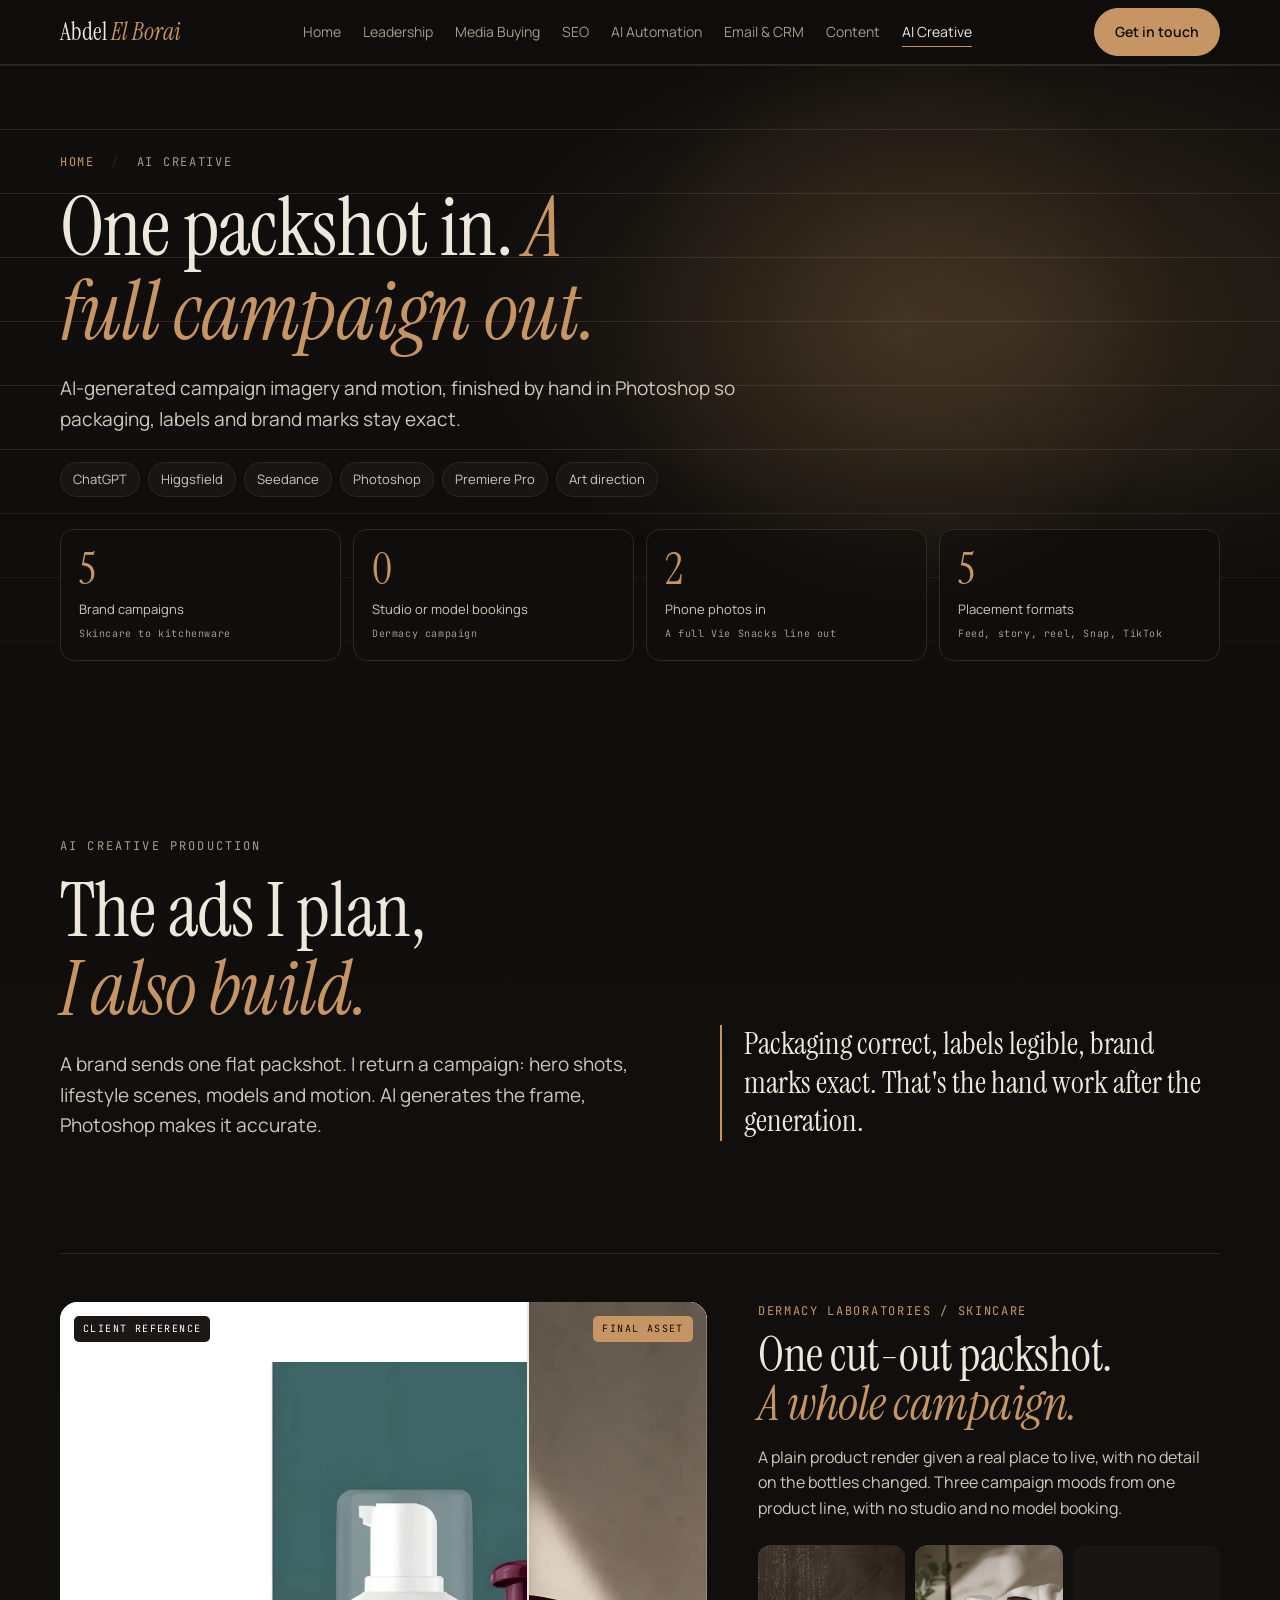
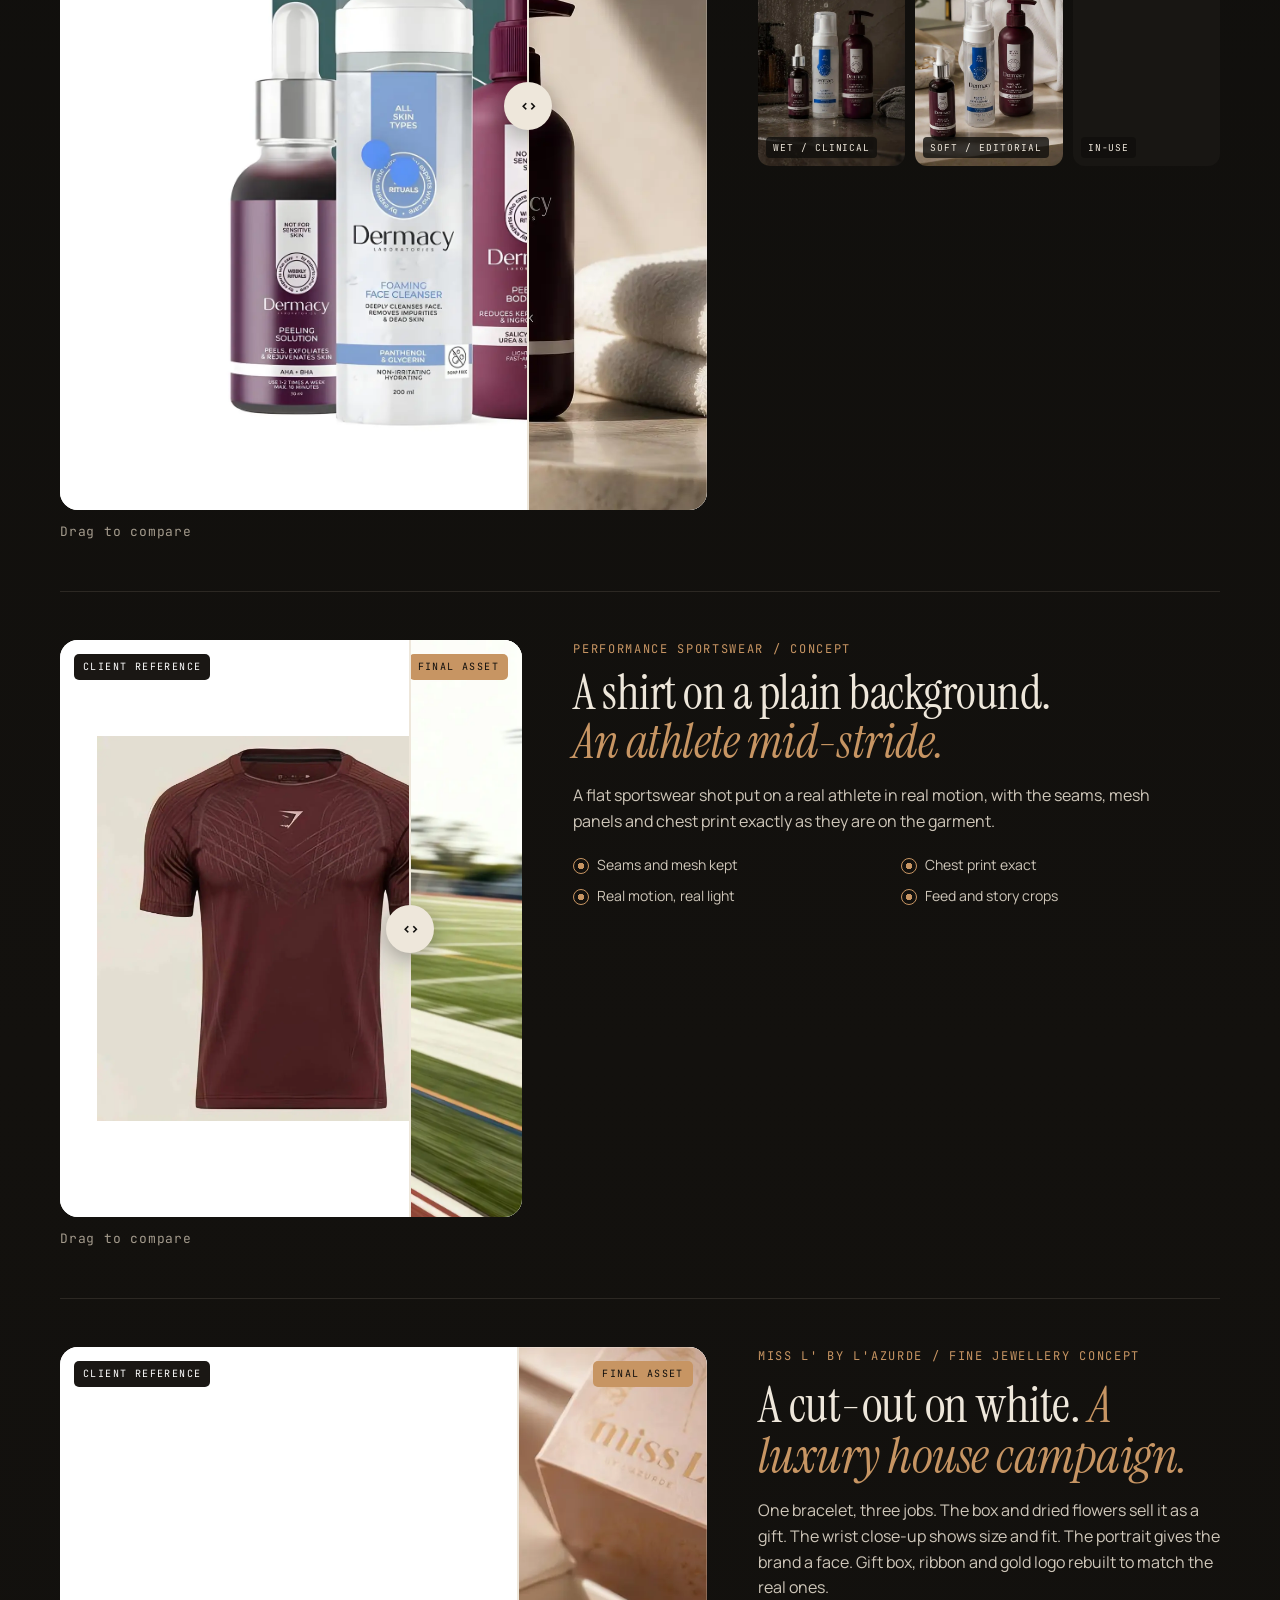
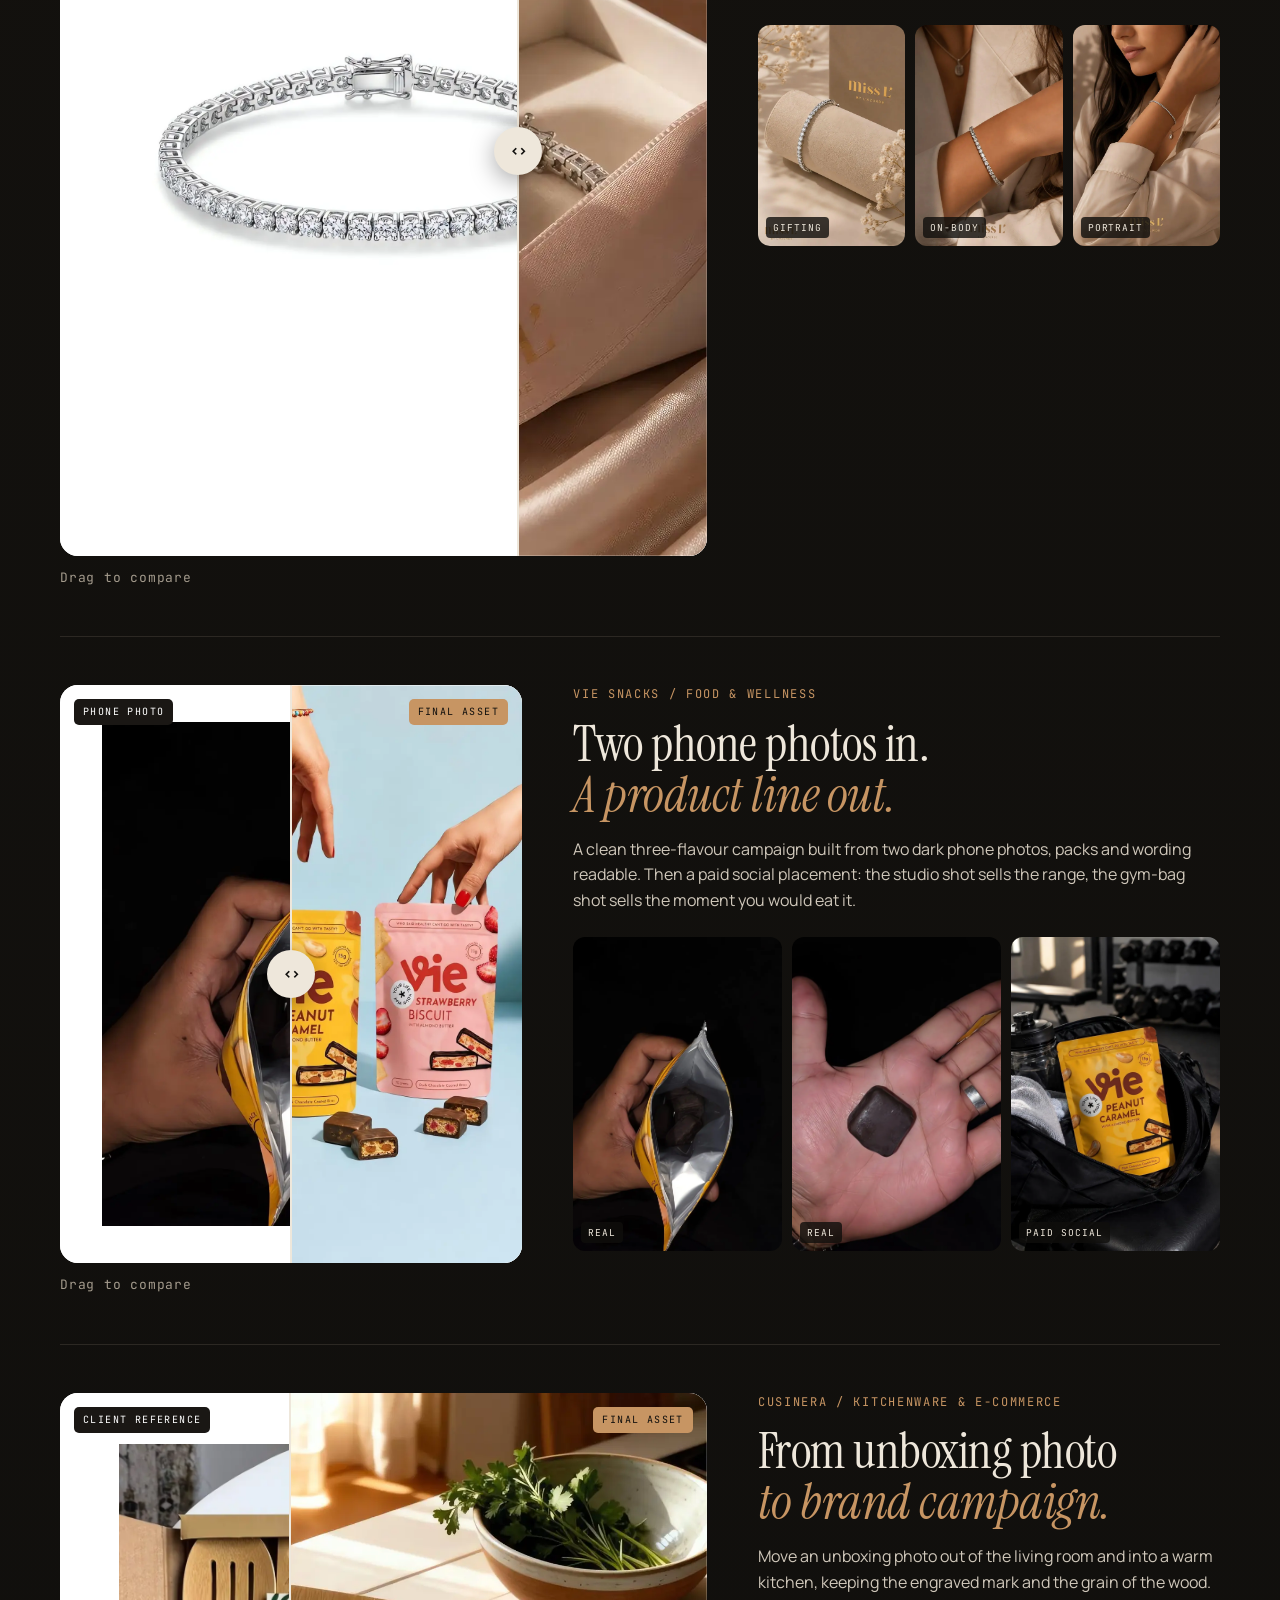
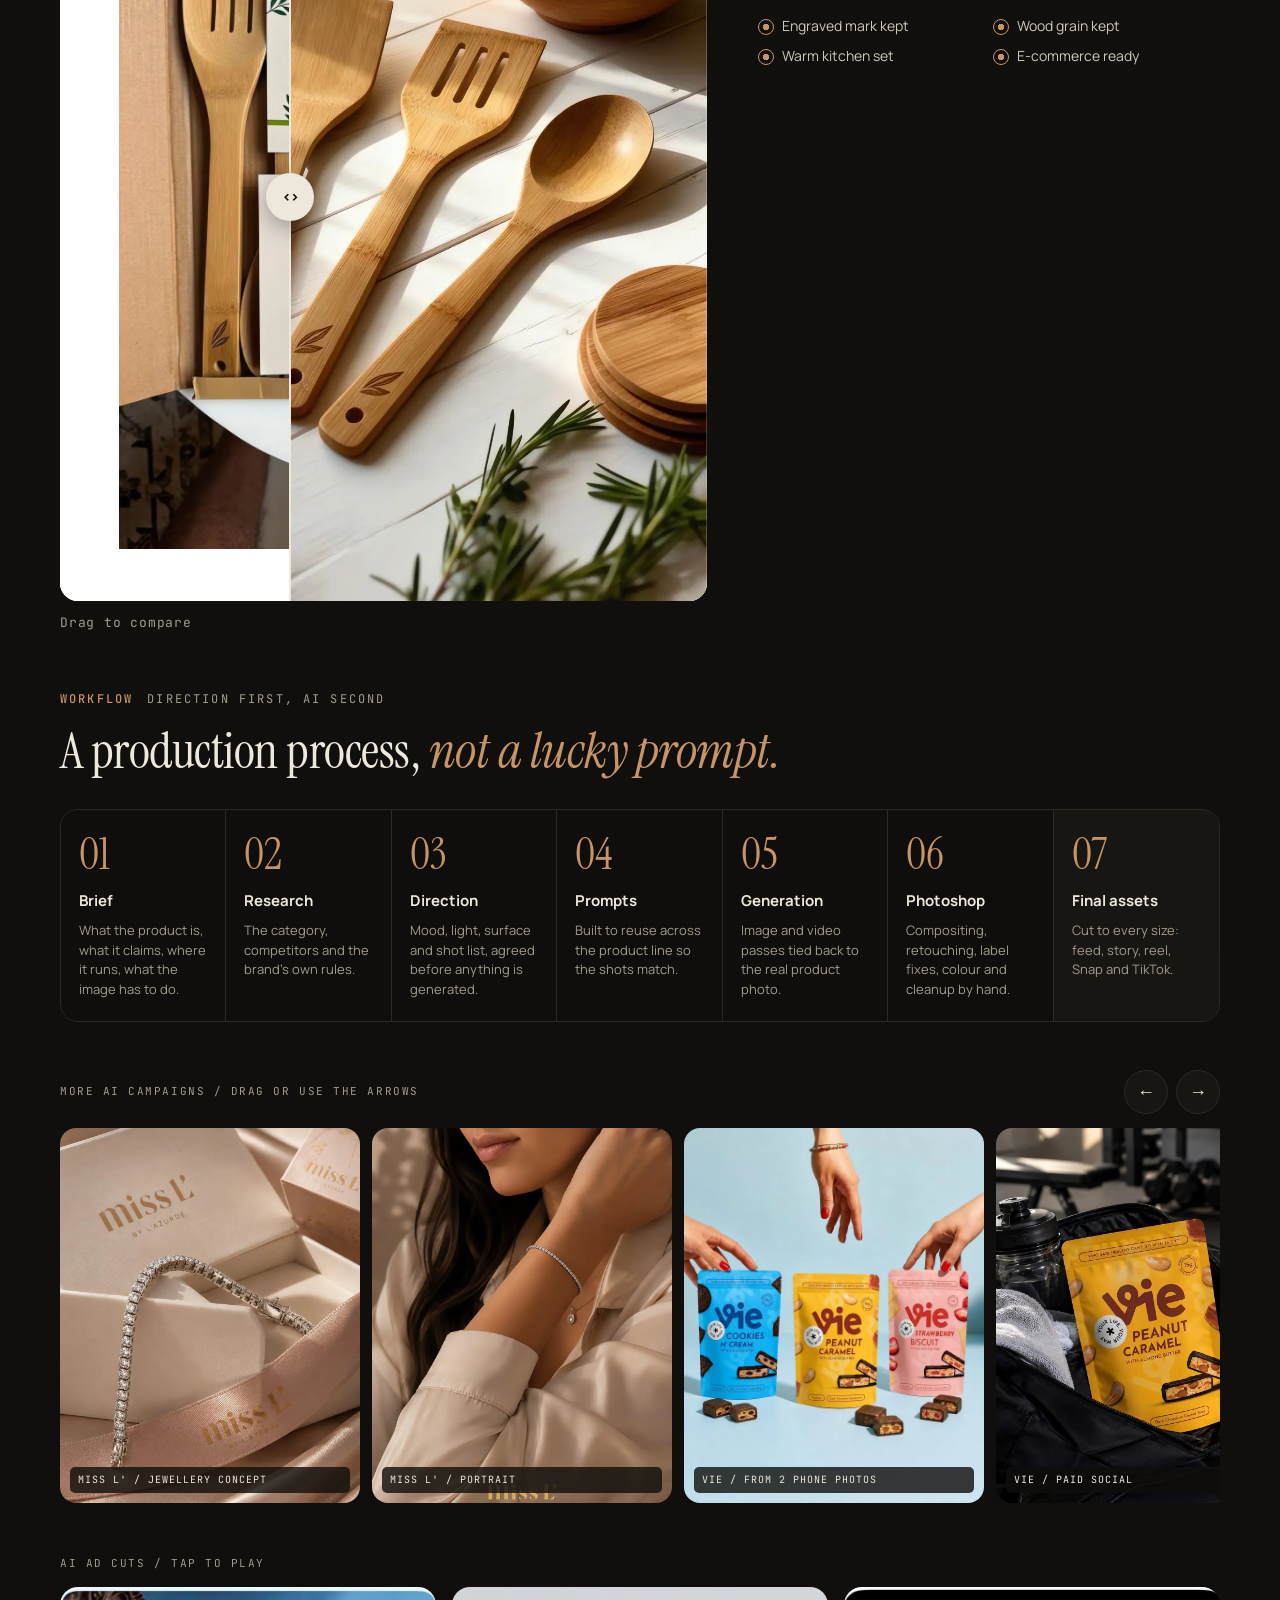
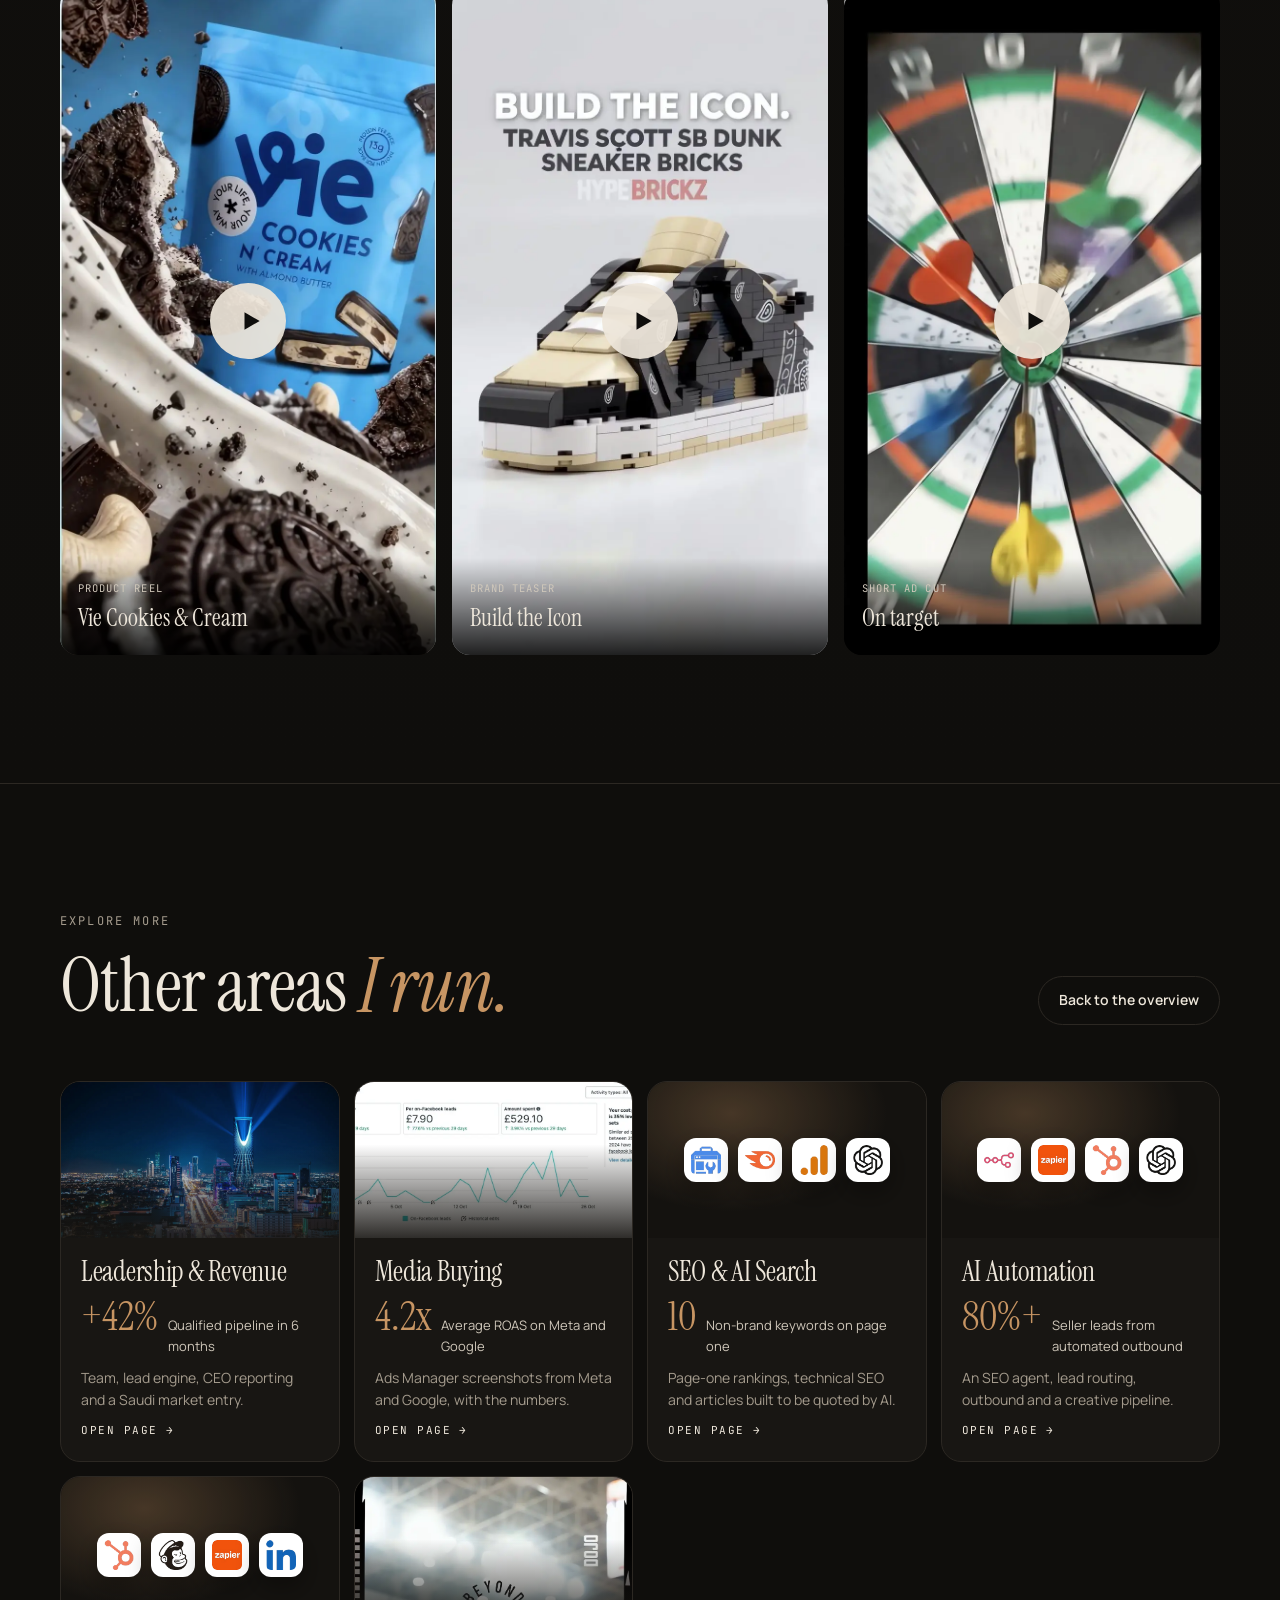
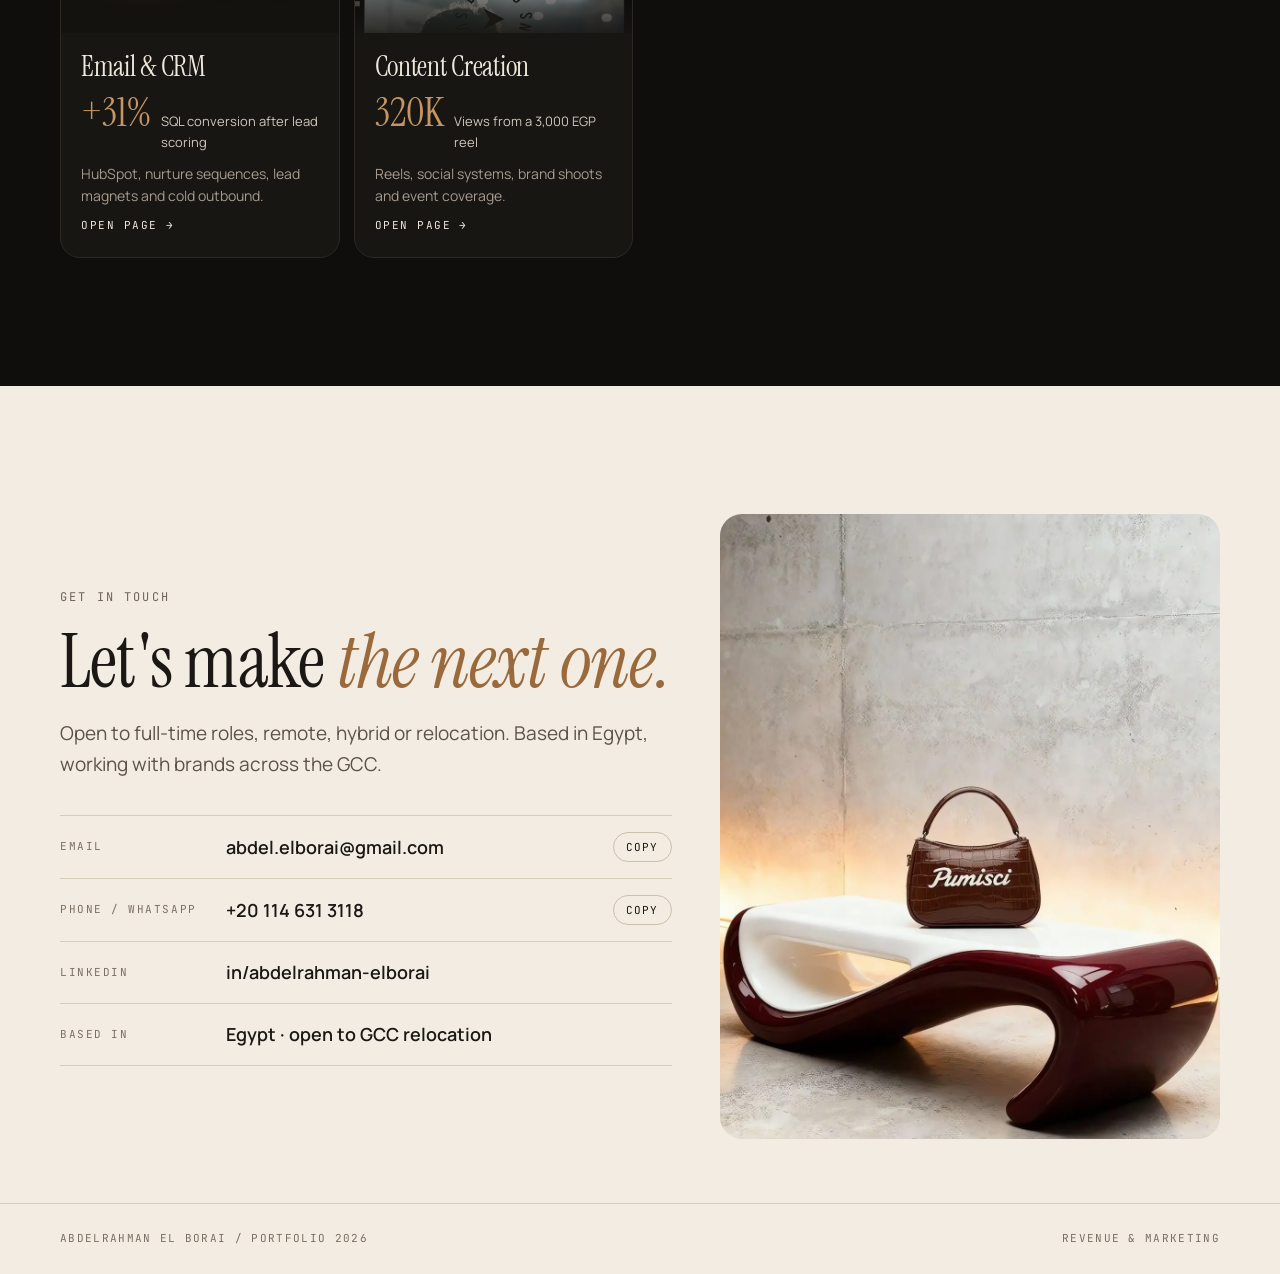
<file: ai-creative.html>
<!DOCTYPE html>
<html lang="en">
<head>
<meta charset="utf-8">
<meta name="viewport" content="width=device-width, initial-scale=1">
<title>AI Creative | Abdelrahman El Borai</title>
<meta name="description" content="AI campaign production: before/after cases, motion and concept campaigns.">
<meta property="og:type" content="website">
<meta property="og:title" content="AI Creative | Abdelrahman El Borai">
<meta property="og:description" content="AI campaign production: before/after cases, motion and concept campaigns.">
<meta property="og:url" content="https://abdelelborai-lgtm.github.io/ai-creative.html">
<link rel="canonical" href="https://abdelelborai-lgtm.github.io/ai-creative.html">
<link rel="icon" href="data:image/svg+xml,%3Csvg xmlns='http://www.w3.org/2000/svg' viewBox='0 0 64 64'%3E%3Crect width='64' height='64' rx='14' fill='%230F0E0C'/%3E%3Ctext x='50%25' y='56%25' text-anchor='middle' dominant-baseline='middle' font-family='Georgia,serif' font-size='30' fill='%23C79563'%3EAE%3C/text%3E%3C/svg%3E">
<link rel="preconnect" href="https://fonts.googleapis.com">
<link rel="preconnect" href="https://fonts.gstatic.com" crossorigin>
<link href="https://fonts.googleapis.com/css2?family=Instrument+Serif:ital@0;1&family=Manrope:wght@400;500;600;700&family=JetBrains+Mono:wght@400;500&display=swap" rel="stylesheet">
<link rel="stylesheet" href="styles.css">
</head>
<body class="sub">
<div class="progress" aria-hidden="true"></div>
<div class="cur" aria-hidden="true"></div>
<button class="totop" type="button" aria-label="Back to top"><svg width="18" height="18" viewBox="0 0 24 24" fill="none" stroke="currentColor" stroke-width="2" stroke-linecap="round" aria-hidden="true"><path d="M12 19V5M5 12l7-7 7 7"/></svg></button>
<nav class="nav" aria-label="Main">
  <div class="wrap">
    <a class="brand" href="index.html">Abdel <span>El Borai</span></a>
    <ul><li><a href="index.html">Home<small>Overview, results, experience</small></a></li><li><a href="leadership.html">Leadership<small>Revenue, team, strategy</small></a></li><li><a href="media-buying.html">Media Buying<small>Meta, Google, LinkedIn</small></a></li><li><a href="seo.html">SEO<small>Technical, content, AI search</small></a></li><li><a href="ai-automation.html">AI Automation<small>Agents, n8n, Zapier</small></a></li><li><a href="email-crm.html">Email & CRM<small>HubSpot, nurture, outbound</small></a></li><li><a href="content.html">Content<small>Reels, social, production</small></a></li><li><a href="ai-creative.html" class="active" aria-current="page">AI Creative<small>Packshot to campaign</small></a></li><li class="m-only"><a href="#contact">Contact<small>Email, WhatsApp, LinkedIn</small></a></li></ul>
    <a class="btn" href="#contact">Get in touch</a>
    <button class="menu-btn" type="button" aria-label="Open menu" aria-expanded="false"><span></span></button>
  </div>
</nav><header class="hero phero" id="top">
  <div class="wrap">
    <p class="crumb"><a href="index.html">Home</a> <span>/</span> AI creative</p>
    <h1>One packshot in. <em>A full campaign out.</em></h1>
    <p class="lede">AI-generated campaign imagery and motion, finished by hand in Photoshop so packaging, labels and brand marks stay exact.</p>
    <div class="facts"><span class="chip">ChatGPT</span><span class="chip">Higgsfield</span><span class="chip">Seedance</span><span class="chip">Photoshop</span><span class="chip">Premiere Pro</span><span class="chip">Art direction</span></div>
    <div class="grid4 phero-kpis"><div class="mini-stat"><div class="big">5</div><p>Brand campaigns</p><small>Skincare to kitchenware</small></div><div class="mini-stat"><div class="big">0</div><p>Studio or model bookings</p><small>Dermacy campaign</small></div><div class="mini-stat"><div class="big">2</div><p>Phone photos in</p><small>A full Vie Snacks line out</small></div><div class="mini-stat"><div class="big">5</div><p>Placement formats</p><small>Feed, story, reel, Snap, TikTok</small></div></div>
  </div>
</header><section class="ai" id="ai">
  <div class="wrap">
    <div class="ai-intro">
      <div>
        <p class="eyebrow">AI creative production</p>
        <h2 style="margin:16px 0 22px">The ads I plan, <em>I also build.</em></h2>
        <p class="lede">A brand sends one flat packshot. I return a campaign: hero shots, lifestyle scenes, models and motion. AI generates the frame, Photoshop makes it accurate.</p>
      </div>
      <p class="pull">Packaging correct, labels legible, brand marks exact. That's the hand work after the generation.</p>
    </div>

    <article class="ba-case">
      <div>
        <div class="ba" data-ba>
          <img class="before" src="img/dermacy-ref.webp" alt="Client reference: Dermacy bottles cut out on white" decoding="async">
          <img class="after" src="img/dermacy-final.webp" alt="Final campaign asset: Dermacy bottles on stone with olive leaves" decoding="async">
          <span class="lab l">Client reference</span><span class="lab r">Final asset</span>
          <span class="bar"></span>
          <input type="range" min="0" max="100" value="50" aria-label="Compare Dermacy reference and final asset">
          <span class="knob" aria-hidden="true">&lsaquo;&rsaquo;</span>
        </div>
        <p class="drag-hint">Drag to compare</p>
      </div>
      <div>
        <p class="tag mono-tag">Dermacy Laboratories / Skincare</p>
        <h3 class="ba-h">One cut-out packshot. <em>A whole campaign.</em></h3>
        <p class="lede" style="font-size:16px">A plain product render given a real place to live, with no detail on the bottles changed. Three campaign moods from one product line, with no studio and no model booking.</p>
        <div class="variants">
          <figure><img src="img/dermacy-wet.webp" alt="Wet clinical mood" decoding="async"><figcaption>Wet / clinical</figcaption></figure>
          <figure><img src="img/dermacy-soft.webp" alt="Soft editorial mood" decoding="async"><figcaption>Soft / editorial</figcaption></figure>
          <figure><img src="img/dermacy-inuse.webp" alt="In-use lifestyle mood" decoding="async"><figcaption>In-use</figcaption></figure>
        </div>
      </div>
    </article>

    <article class="ba-case flip">
      <div>
        <div class="ba" data-ba>
          <img class="before" src="img/sport-ref.webp" alt="Client reference: maroon training shirt flat" decoding="async">
          <img class="after" src="img/sport-final.webp" alt="Final asset: athlete sprinting on track in the shirt" decoding="async">
          <span class="lab l">Client reference</span><span class="lab r">Final asset</span>
          <span class="bar"></span>
          <input type="range" min="0" max="100" value="50" aria-label="Compare sportswear reference and final asset">
          <span class="knob" aria-hidden="true">&lsaquo;&rsaquo;</span>
        </div>
        <p class="drag-hint">Drag to compare</p>
      </div>
      <div>
        <p class="tag mono-tag">Performance sportswear / Concept</p>
        <h3 class="ba-h">A shirt on a plain background. <em>An athlete mid-stride.</em></h3>
        <p class="lede" style="font-size:16px">A flat sportswear shot put on a real athlete in real motion, with the seams, mesh panels and chest print exactly as they are on the garment.</p>
        <ul class="check"><li>Seams and mesh kept</li><li>Chest print exact</li><li>Real motion, real light</li><li>Feed and story crops</li></ul>
      </div>
    </article>

    <article class="ba-case">
      <div>
        <div class="ba" data-ba>
          <img class="before" src="img/missl-ref.webp" alt="Client reference: tennis bracelet on white" decoding="async">
          <img class="after" src="img/missl-final.webp" alt="Final asset: bracelet on silk with Miss L' box" decoding="async">
          <span class="lab l">Client reference</span><span class="lab r">Final asset</span>
          <span class="bar"></span>
          <input type="range" min="0" max="100" value="50" aria-label="Compare Miss L' reference and final asset">
          <span class="knob" aria-hidden="true">&lsaquo;&rsaquo;</span>
        </div>
        <p class="drag-hint">Drag to compare</p>
      </div>
      <div>
        <p class="tag" style="font-family:var(--mono);font-size:12px;letter-spacing:.14em;color:var(--bronze);text-transform:uppercase;margin-bottom:14px">Miss L' by L'Azurde / Fine jewellery concept</p>
        <h3 style="font-size:clamp(34px,4vw,50px);margin-bottom:16px">A cut-out on white. <em>A luxury house campaign.</em></h3>
        <p class="lede" style="font-size:16px">One bracelet, three jobs. The box and dried flowers sell it as a gift. The wrist close-up shows size and fit. The portrait gives the brand a face. Gift box, ribbon and gold logo rebuilt to match the real ones.</p>
        <div class="variants">
          <figure><img loading="lazy" src="img/missl-gift.webp" alt="Still life gifting shot" decoding="async"><figcaption>Gifting</figcaption></figure>
          <figure><img loading="lazy" src="img/missl-wrist.webp" alt="On-body detail" decoding="async"><figcaption>On-body</figcaption></figure>
          <figure><img loading="lazy" src="img/missl-portrait.webp" alt="Campaign portrait" decoding="async"><figcaption>Portrait</figcaption></figure>
        </div>
      </div>
    </article>
<article class="ba-case flip">
      <div>
        <div class="ba" data-ba>
          <img class="before" src="img/vie-real1.webp" alt="Real phone photo of a Vie snack pack in hand" decoding="async">
          <img class="after" src="img/vie-final.webp" alt="Final asset: three Vie flavours on blue" decoding="async">
          <span class="lab l">Phone photo</span><span class="lab r">Final asset</span>
          <span class="bar"></span>
          <input type="range" min="0" max="100" value="50" aria-label="Compare Vie phone photo and final asset">
          <span class="knob" aria-hidden="true">&lsaquo;&rsaquo;</span>
        </div>
        <p class="drag-hint">Drag to compare</p>
      </div>
      <div>
        <p class="tag" style="font-family:var(--mono);font-size:12px;letter-spacing:.14em;color:var(--bronze);text-transform:uppercase;margin-bottom:14px">Vie Snacks / Food &amp; wellness</p>
        <h3 style="font-size:clamp(34px,4vw,50px);margin-bottom:16px">Two phone photos in. <em>A product line out.</em></h3>
        <p class="lede" style="font-size:16px">A clean three-flavour campaign built from two dark phone photos, packs and wording readable. Then a paid social placement: the studio shot sells the range, the gym-bag shot sells the moment you would eat it.</p>
        <div class="variants">
          <figure><img loading="lazy" src="img/vie-real1.webp" alt="Real phone photo one" decoding="async"><figcaption>Real</figcaption></figure>
          <figure><img loading="lazy" src="img/vie-real2.webp" alt="Real phone photo two" decoding="async"><figcaption>Real</figcaption></figure>
          <figure><img loading="lazy" src="img/vie-lifestyle.webp" alt="Lifestyle placement in gym bag" decoding="async"><figcaption>Paid social</figcaption></figure>
        </div>
      </div>
    </article>
<article class="ba-case">
      <div>
        <div class="ba" data-ba>
          <img class="before" src="img/cusinera-ref.webp" alt="Client reference: Cusinera wooden utensils unboxing photo" decoding="async">
          <img class="after" src="img/cusinera-final.webp" alt="Final asset: utensils in a warm kitchen" decoding="async">
          <span class="lab l">Client reference</span><span class="lab r">Final asset</span>
          <span class="bar"></span>
          <input type="range" min="0" max="100" value="50" aria-label="Compare Cusinera reference and final asset">
          <span class="knob" aria-hidden="true">&lsaquo;&rsaquo;</span>
        </div>
        <p class="drag-hint">Drag to compare</p>
      </div>
      <div>
        <p class="tag" style="font-family:var(--mono);font-size:12px;letter-spacing:.14em;color:var(--bronze);text-transform:uppercase;margin-bottom:14px">Cusinera / Kitchenware &amp; e-commerce</p>
        <h3 style="font-size:clamp(34px,4vw,50px);margin-bottom:16px">From unboxing photo <em>to brand campaign.</em></h3>
        <p class="lede" style="font-size:16px">Move an unboxing photo out of the living room and into a warm kitchen, keeping the engraved mark and the grain of the wood.</p>
        <ul class="check"><li>Engraved mark kept</li><li>Wood grain kept</li><li>Warm kitchen set</li><li>E-commerce ready</li></ul>
      </div>
    </article>
    <div><div style="margin-top:56px;margin-bottom:24px">
      <p class="eyebrow"><b>Workflow</b> Direction first, AI second</p>
      <h3 style="font-size:clamp(34px,4vw,52px);margin:16px 0 32px">A production process, <em>not a lucky prompt.</em></h3>
      <div class="flow">
        <div><span class="n">01</span><h4>Brief</h4><p>What the product is, what it claims, where it runs, what the image has to do.</p></div>
        <div><span class="n">02</span><h4>Research</h4><p>The category, competitors and the brand's own rules.</p></div>
        <div><span class="n">03</span><h4>Direction</h4><p>Mood, light, surface and shot list, agreed before anything is generated.</p></div>
        <div><span class="n">04</span><h4>Prompts</h4><p>Built to reuse across the product line so the shots match.</p></div>
        <div><span class="n">05</span><h4>Generation</h4><p>Image and video passes tied back to the real product photo.</p></div>
        <div><span class="n">06</span><h4>Photoshop</h4><p>Compositing, retouching, label fixes, colour and cleanup by hand.</p></div>
        <div><span class="n">07</span><h4>Final assets</h4><p>Cut to every size: feed, story, reel, Snap and TikTok.</p></div>
      </div>
    </div></div>
    <div class="hs-head">
      <p class="label">More AI campaigns / drag or use the arrows</p>
      <div class="hs-btns"><button type="button" class="hs-prev" aria-label="Previous">&larr;</button><button type="button" class="hs-next" aria-label="Next">&rarr;</button></div>
    </div>
    <div class="hscroll" tabindex="0" aria-label="More AI campaigns">
      <figure><img src="img/missl-final.webp" alt="Miss L' bracelet campaign" decoding="async"><figcaption>Miss L' / jewellery concept</figcaption></figure>
      <figure><img src="img/missl-portrait.webp" alt="Miss L' campaign portrait" decoding="async"><figcaption>Miss L' / portrait</figcaption></figure>
      <figure><img src="img/vie-final.webp" alt="Vie snacks three flavours" decoding="async"><figcaption>Vie / from 2 phone photos</figcaption></figure>
      <figure><img src="img/vie-lifestyle.webp" alt="Vie in a gym bag" decoding="async"><figcaption>Vie / paid social</figcaption></figure>
      <figure><img src="img/cusinera-final.webp" alt="Cusinera utensils in a kitchen" decoding="async"><figcaption>Cusinera / kitchenware</figcaption></figure>
      <figure><img src="img/hybrid-food.webp" alt="Menu dish with ingredient labels" decoding="async"><figcaption>Real photo + AI callouts</figcaption></figure>
      <figure><img src="img/lab-pumisci.webp" alt="Pumisci Paris shoot" decoding="async"><figcaption>Concept / leather goods</figcaption></figure>
      <figure><img src="img/lab-otis.webp" alt="Otis fine jewellery" decoding="async"><figcaption>Concept / jewellery</figcaption></figure>
      <figure><img src="img/lab-togo.webp" alt="Togo furniture" decoding="async"><figcaption>Concept / furniture</figcaption></figure>
    </div>

    <p class="label" style="margin:40px 0 14px">AI ad cuts / tap to play</p>
    <div class="reels">
      <a class="reel" href="https://drive.google.com/file/d/1zJaVlTEpitfpRkPiUa2hbrE4QXIPWuuM/view" target="_blank" rel="noopener">
        <img src="img/reel-vie.webp" alt="Vie cookies product reel cover" decoding="async">
        <span class="play"><span><svg width="26" height="26" viewBox="0 0 24 24" aria-hidden="true"><path d="M6 4l14 8-14 8z" fill="#0F0E0C"/></svg></span></span>
        <span class="cap"><small>Product reel</small><b>Vie Cookies &amp; Cream</b></span>
      </a>
      <a class="reel" href="https://drive.google.com/file/d/1yOCeiVqnmkj5M_7zm4nbb_m30sAKchJs/view" target="_blank" rel="noopener">
        <img src="img/reel-sneaker.webp" alt="Sneaker brick set teaser cover" decoding="async">
        <span class="play"><span><svg width="26" height="26" viewBox="0 0 24 24" aria-hidden="true"><path d="M6 4l14 8-14 8z" fill="#0F0E0C"/></svg></span></span>
        <span class="cap"><small>Brand teaser</small><b>Build the Icon</b></span>
      </a>
      <a class="reel" href="https://drive.google.com/file/d/1Wp2yOUhL0-ofXfxr9D8RI6qyZEzL5d_O/view" target="_blank" rel="noopener">
        <img src="img/reel-dart.webp" alt="Dartboard ad cut cover" decoding="async">
        <span class="play"><span><svg width="26" height="26" viewBox="0 0 24 24" aria-hidden="true"><path d="M6 4l14 8-14 8z" fill="#0F0E0C"/></svg></span></span>
        <span class="cap"><small>Short ad cut</small><b>On target</b></span>
      </a>
    </div>
  </div>
</section><section class="more" id="explore-more">
  <div class="wrap">
    <div class="sec-head"><div><p class="eyebrow">Explore more</p><h2 style="margin-top:16px">Other areas <em>I run.</em></h2></div><p class="lede"><a class="btn ghost" href="index.html">Back to the overview</a></p></div>
    <div class="xgrid"><a class="xcard" href="leadership.html"><div class="xc-img"><img src="img/ksa-city.webp" alt="" decoding="async"></div><div class="xc-body"><h3>Leadership &amp; Revenue</h3><div class="xc-stat"><b>+42%</b><span>Qualified pipeline in 6 months</span></div><p>Team, lead engine, CEO reporting and a Saudi market entry.</p><span class="xc-go">Open page <i>&rarr;</i></span></div></a><a class="xcard" href="media-buying.html"><div class="xc-img"><img src="img/boiler-overview.webp" alt="" decoding="async"></div><div class="xc-body"><h3>Media Buying</h3><div class="xc-stat"><b>4.2x</b><span>Average ROAS on Meta and Google</span></div><p>Ads Manager screenshots from Meta and Google, with the numbers.</p><span class="xc-go">Open page <i>&rarr;</i></span></div></a><a class="xcard" href="seo.html"><div class="xc-img xc-ico"><div class="xc-icons"><img src="icons/search-console.png" alt=""><img src="icons/semrush.png" alt=""><img src="icons/ga4.png" alt=""><img src="icons/chatgpt.png" alt=""></div></div><div class="xc-body"><h3>SEO &amp; AI Search</h3><div class="xc-stat"><b>10</b><span>Non-brand keywords on page one</span></div><p>Page-one rankings, technical SEO and articles built to be quoted by AI.</p><span class="xc-go">Open page <i>&rarr;</i></span></div></a><a class="xcard" href="ai-automation.html"><div class="xc-img xc-ico"><div class="xc-icons"><img src="icons/n8n.png" alt=""><img src="icons/zapier.png" alt=""><img src="icons/hubspot.png" alt=""><img src="icons/chatgpt.png" alt=""></div></div><div class="xc-body"><h3>AI Automation</h3><div class="xc-stat"><b>80%+</b><span>Seller leads from automated outbound</span></div><p>An SEO agent, lead routing, outbound and a creative pipeline.</p><span class="xc-go">Open page <i>&rarr;</i></span></div></a><a class="xcard" href="email-crm.html"><div class="xc-img xc-ico"><div class="xc-icons"><img src="icons/hubspot.png" alt=""><img src="icons/mailchimp.png" alt=""><img src="icons/zapier.png" alt=""><img src="icons/linkedin-ads.png" alt=""></div></div><div class="xc-body"><h3>Email &amp; CRM</h3><div class="xc-stat"><b>+31%</b><span>SQL conversion after lead scoring</span></div><p>HubSpot, nurture sequences, lead magnets and cold outbound.</p><span class="xc-go">Open page <i>&rarr;</i></span></div></a><a class="xcard" href="content.html"><div class="xc-img"><img src="img/dojo.webp" alt="" decoding="async"></div><div class="xc-body"><h3>Content Creation</h3><div class="xc-stat"><b>320K</b><span>Views from a 3,000 EGP reel</span></div><p>Reels, social systems, brand shoots and event coverage.</p><span class="xc-go">Open page <i>&rarr;</i></span></div></a></div>
  </div>
</section><section class="contact" id="contact">
  <div class="wrap c-grid">
    <div>
      <p class="eyebrow">Get in touch</p>
      <h2 style="margin-top:16px">Let's make <em>the next one.</em></h2>
      <p class="lede" style="color:#5B5249;margin-top:18px">Open to full-time roles, remote, hybrid or relocation. Based in Egypt, working with brands across the GCC.</p>
      <div class="c-list">
        <div class="c-row"><span class="k">Email</span><a href="mailto:abdel.elborai@gmail.com">abdel.elborai@gmail.com</a><button class="copy" type="button" data-copy="abdel.elborai@gmail.com">Copy</button></div>
        <div class="c-row"><span class="k">Phone / WhatsApp</span><a href="https://wa.me/201146313118" target="_blank" rel="noopener">+20 114 631 3118</a><button class="copy" type="button" data-copy="+201146313118">Copy</button></div>
        <div class="c-row"><span class="k">LinkedIn</span><a href="https://www.linkedin.com/in/abdelrahman-elborai-319b83185/" target="_blank" rel="noopener">in/abdelrahman-elborai</a><span></span></div>
        <div class="c-row"><span class="k">Based in</span><span class="v">Egypt &middot; open to GCC relocation</span><span></span></div>
      </div>
    </div>
    <div class="c-img"><img src="img/contact.webp" alt="Leather bag on a sculpted red chair, concept campaign" decoding="async"></div>
  </div>
</section><footer><div class="wrap"><span>Abdelrahman El Borai / Portfolio 2026</span><span>Revenue &amp; Marketing</span></div></footer>
<div class="lb" id="lb" role="dialog" aria-modal="true" aria-label="Image viewer">
  <button class="x" type="button" aria-label="Close">&times;</button>
  <button class="pv" type="button" aria-label="Previous image">&lsaquo;</button>
  <img alt="">
  <button class="nx" type="button" aria-label="Next image">&rsaquo;</button>
  <p class="lbcap"></p>
</div>
<script src="app.js"></script>
</body>
</html>
</file>
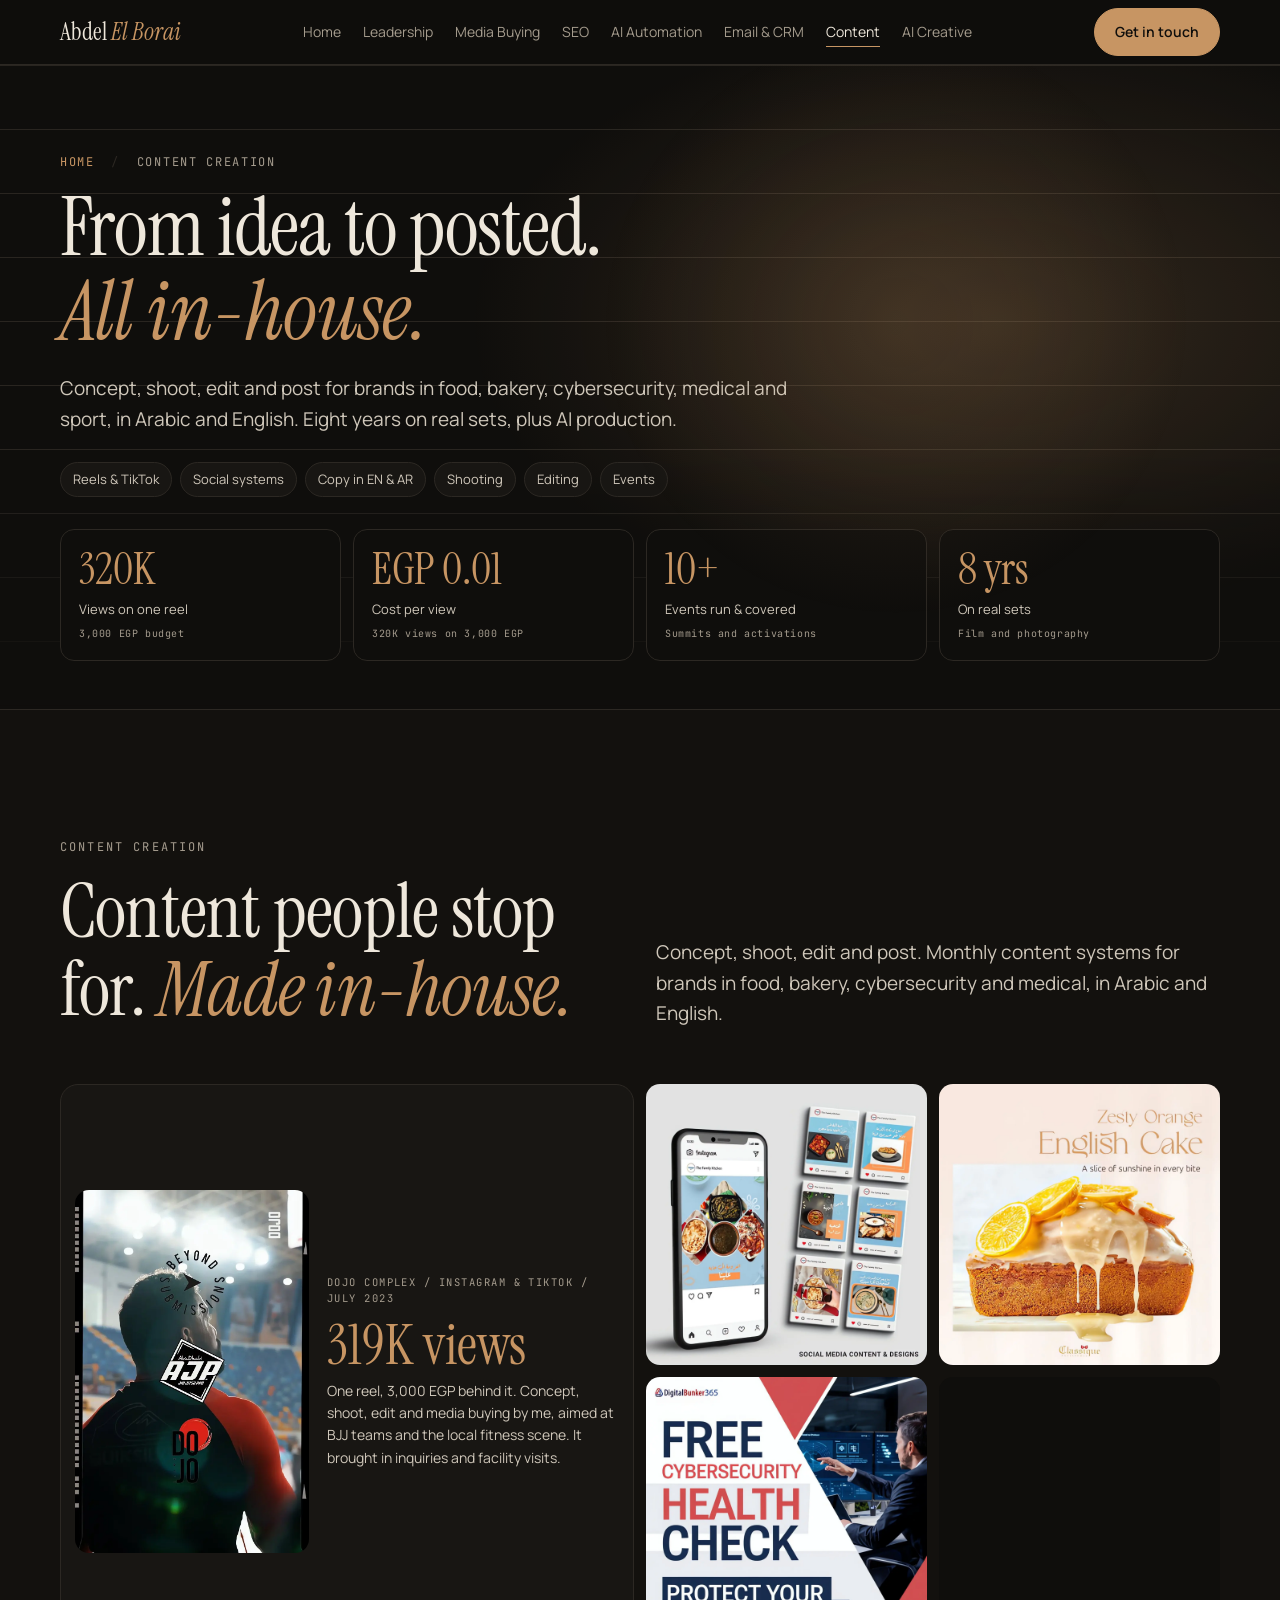
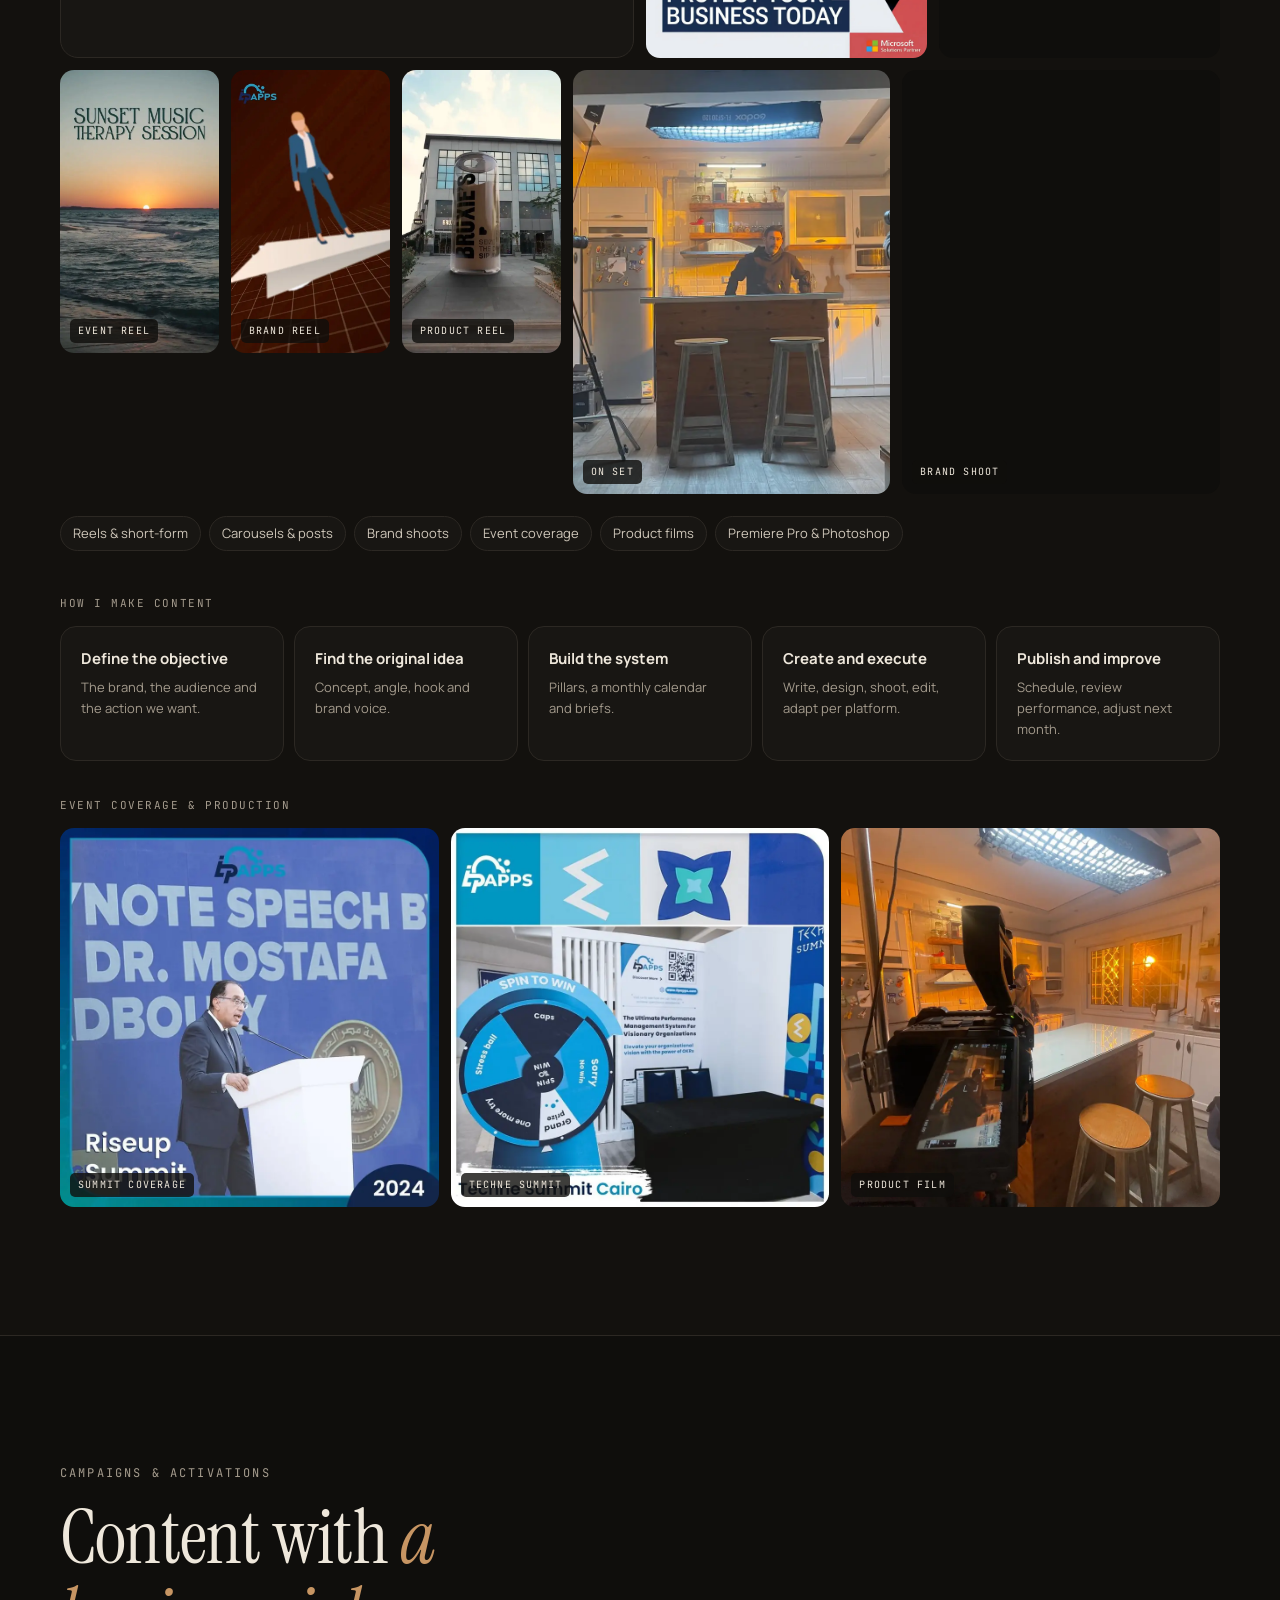
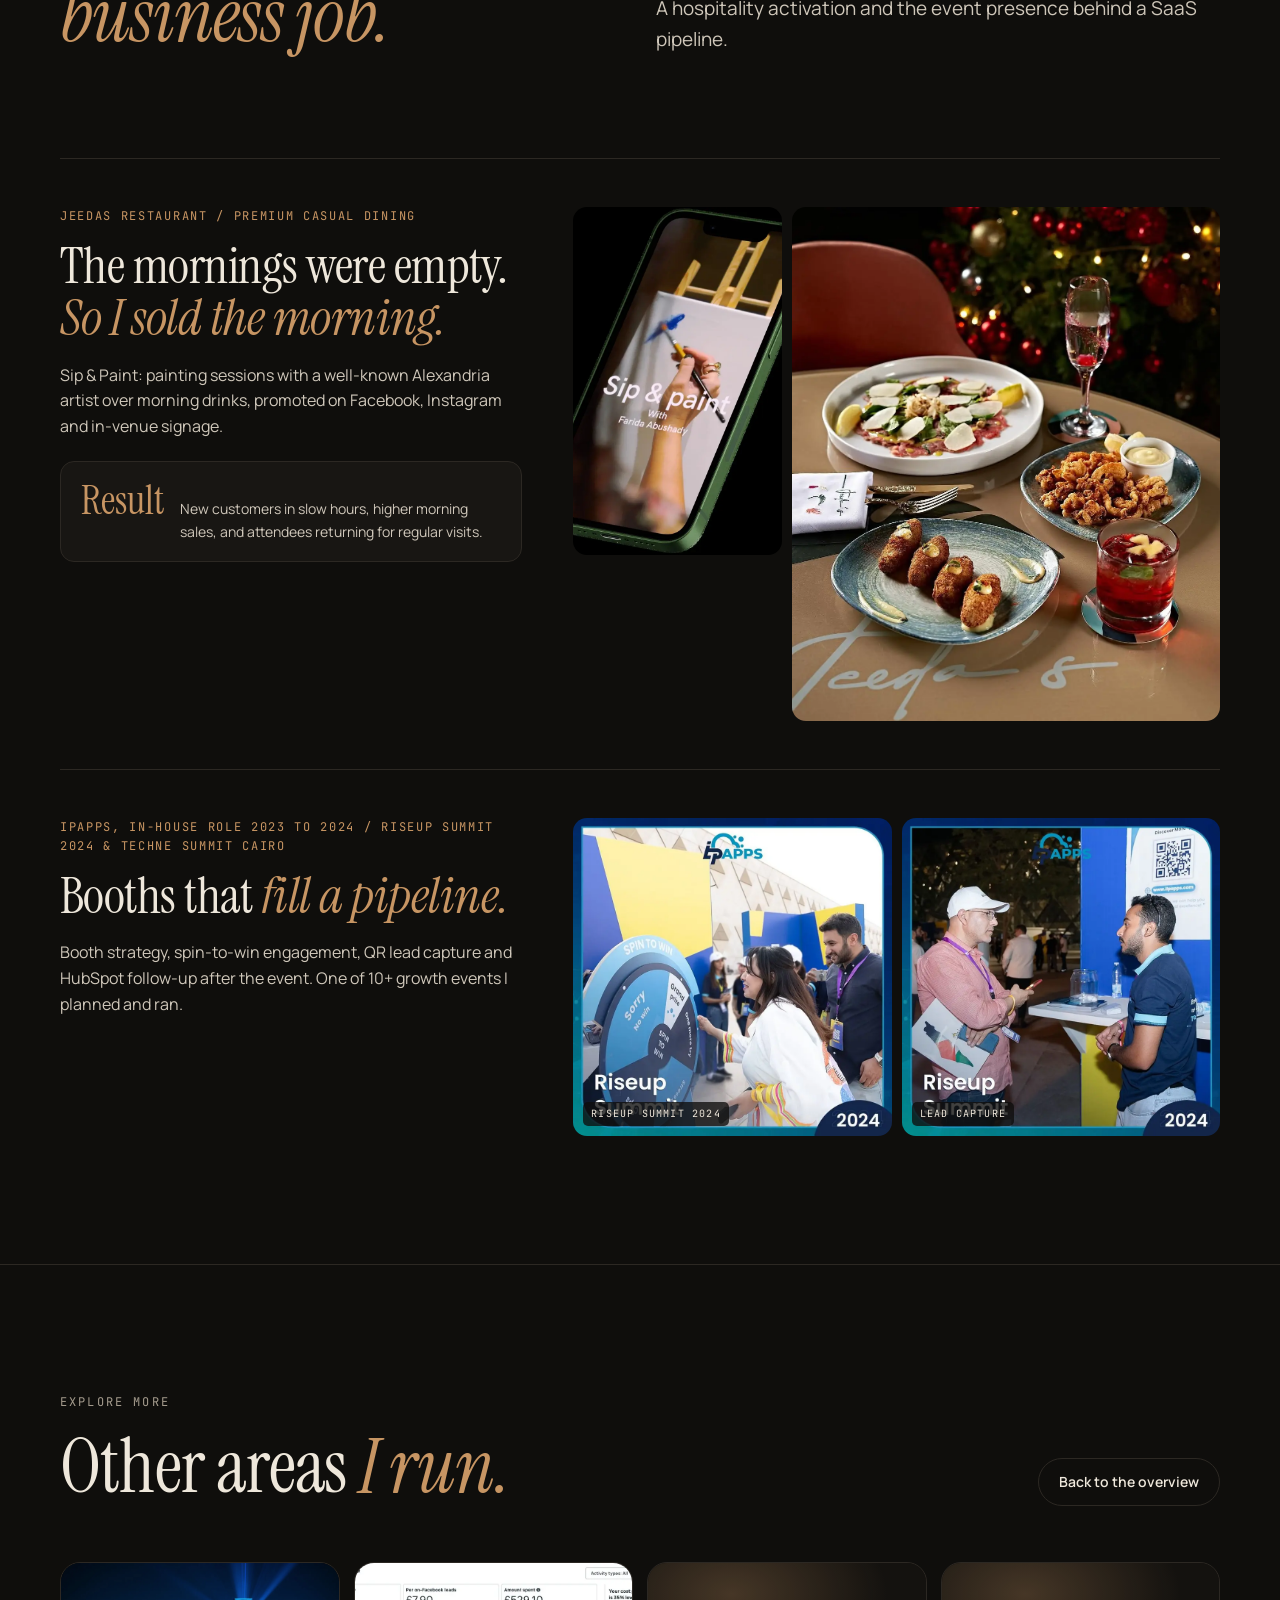
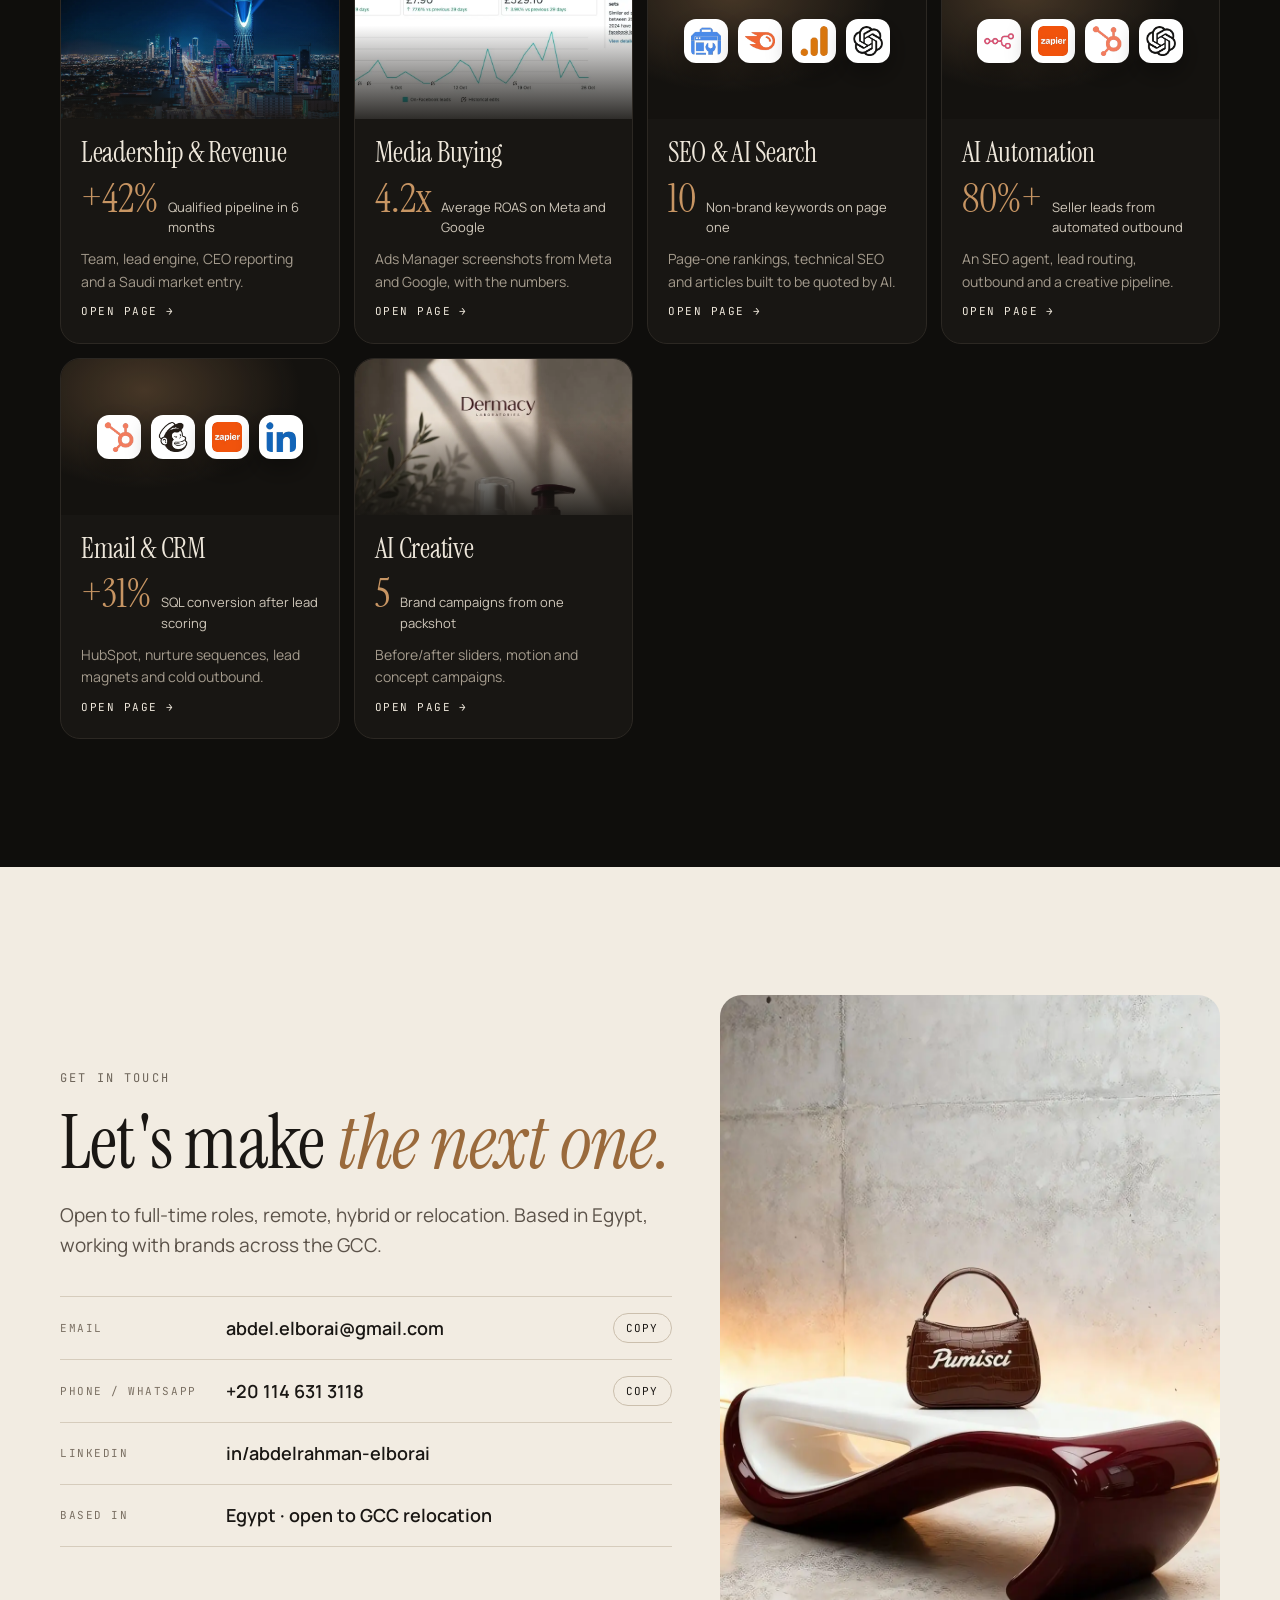
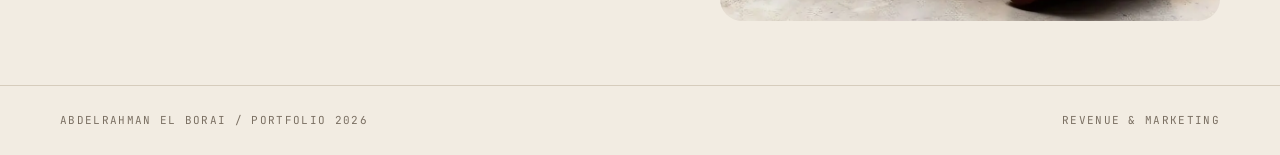
<file: content.html>
<!DOCTYPE html>
<html lang="en">
<head>
<meta charset="utf-8">
<meta name="viewport" content="width=device-width, initial-scale=1">
<title>Content Creation | Abdelrahman El Borai</title>
<meta name="description" content="Reels, social content systems, brand shoots and event coverage in Arabic and English.">
<meta property="og:type" content="website">
<meta property="og:title" content="Content Creation | Abdelrahman El Borai">
<meta property="og:description" content="Reels, social content systems, brand shoots and event coverage in Arabic and English.">
<meta property="og:url" content="https://abdelelborai-lgtm.github.io/content.html">
<link rel="canonical" href="https://abdelelborai-lgtm.github.io/content.html">
<link rel="icon" href="data:image/svg+xml,%3Csvg xmlns='http://www.w3.org/2000/svg' viewBox='0 0 64 64'%3E%3Crect width='64' height='64' rx='14' fill='%230F0E0C'/%3E%3Ctext x='50%25' y='56%25' text-anchor='middle' dominant-baseline='middle' font-family='Georgia,serif' font-size='30' fill='%23C79563'%3EAE%3C/text%3E%3C/svg%3E">
<link rel="preconnect" href="https://fonts.googleapis.com">
<link rel="preconnect" href="https://fonts.gstatic.com" crossorigin>
<link href="https://fonts.googleapis.com/css2?family=Instrument+Serif:ital@0;1&family=Manrope:wght@400;500;600;700&family=JetBrains+Mono:wght@400;500&display=swap" rel="stylesheet">
<link rel="stylesheet" href="styles.css">
</head>
<body class="sub">
<div class="progress" aria-hidden="true"></div>
<div class="cur" aria-hidden="true"></div>
<button class="totop" type="button" aria-label="Back to top"><svg width="18" height="18" viewBox="0 0 24 24" fill="none" stroke="currentColor" stroke-width="2" stroke-linecap="round" aria-hidden="true"><path d="M12 19V5M5 12l7-7 7 7"/></svg></button>
<nav class="nav" aria-label="Main">
  <div class="wrap">
    <a class="brand" href="index.html">Abdel <span>El Borai</span></a>
    <ul><li><a href="index.html">Home<small>Overview, results, experience</small></a></li><li><a href="leadership.html">Leadership<small>Revenue, team, strategy</small></a></li><li><a href="media-buying.html">Media Buying<small>Meta, Google, LinkedIn</small></a></li><li><a href="seo.html">SEO<small>Technical, content, AI search</small></a></li><li><a href="ai-automation.html">AI Automation<small>Agents, n8n, Zapier</small></a></li><li><a href="email-crm.html">Email & CRM<small>HubSpot, nurture, outbound</small></a></li><li><a href="content.html" class="active" aria-current="page">Content<small>Reels, social, production</small></a></li><li><a href="ai-creative.html">AI Creative<small>Packshot to campaign</small></a></li><li class="m-only"><a href="#contact">Contact<small>Email, WhatsApp, LinkedIn</small></a></li></ul>
    <a class="btn" href="#contact">Get in touch</a>
    <button class="menu-btn" type="button" aria-label="Open menu" aria-expanded="false"><span></span></button>
  </div>
</nav><header class="hero phero" id="top">
  <div class="wrap">
    <p class="crumb"><a href="index.html">Home</a> <span>/</span> Content creation</p>
    <h1>From idea to posted. <em>All in-house.</em></h1>
    <p class="lede">Concept, shoot, edit and post for brands in food, bakery, cybersecurity, medical and sport, in Arabic and English. Eight years on real sets, plus AI production.</p>
    <div class="facts"><span class="chip">Reels &amp; TikTok</span><span class="chip">Social systems</span><span class="chip">Copy in EN &amp; AR</span><span class="chip">Shooting</span><span class="chip">Editing</span><span class="chip">Events</span></div>
    <div class="grid4 phero-kpis"><div class="mini-stat"><div class="big">320K</div><p>Views on one reel</p><small>3,000 EGP budget</small></div><div class="mini-stat"><div class="big">EGP 0.01</div><p>Cost per view</p><small>320K views on 3,000 EGP</small></div><div class="mini-stat"><div class="big">10+</div><p>Events run &amp; covered</p><small>Summits and activations</small></div><div class="mini-stat"><div class="big">8 yrs</div><p>On real sets</p><small>Film and photography</small></div></div>
  </div>
</header><section id="content" class="sec-dark">
  <div class="wrap">
    <div class="sec-head">
      <div><p class="eyebrow">Content creation</p><h2 style="margin-top:16px">Content people stop for. <em>Made in-house.</em></h2></div>
      <p class="lede">Concept, shoot, edit and post. Monthly content systems for brands in food, bakery, cybersecurity and medical, in Arabic and English.</p>
    </div>
    <div class="content-top">
      <div class="dojo-card">
        <figure class="cm-fig"><img src="img/dojo.webp" alt="Dojo Complex reel frame" decoding="async"></figure>
        <div class="dojo-txt">
          <p class="label">Dojo Complex / Instagram &amp; TikTok / July 2023</p>
          <div class="big" style="margin:10px 0 6px">320K views</div>
          <p>One reel, 3,000 EGP behind it. Concept, shoot, edit and media buying by me, aimed at BJJ teams and the local fitness scene. It brought in inquiries and facility visits.</p>
        </div>
      </div>
      <div class="cm-grid">
        <figure class="cm-fig"><img src="img/social-1.webp" alt="Food brand social feed" decoding="async"></figure>
        <figure class="cm-fig"><img src="img/social-2.webp" alt="Bakery post" decoding="async"></figure>
        <figure class="cm-fig"><img src="img/social-3.webp" alt="Cybersecurity post" decoding="async"></figure>
        <figure class="cm-fig"><img src="img/social-4.webp" alt="Arabic medical software post" decoding="async"></figure>
      </div>
    </div>
    <div class="cm-strip">
      <figure class="cm-fig tall"><img src="img/reel-sunset.webp" alt="Sunset music therapy session reel" decoding="async"><figcaption>Event reel</figcaption></figure>
      <figure class="cm-fig tall"><img src="img/reel-ipapps.webp" alt="iPAPPS animated reel" decoding="async"><figcaption>Brand reel</figcaption></figure>
      <figure class="cm-fig tall"><img src="img/reel-bruxies.webp" alt="Bruxie's product reel" decoding="async"><figcaption>Product reel</figcaption></figure>
      <figure class="cm-fig wide"><img src="img/prod-1.webp" alt="Film set with crew and lighting" decoding="async"><figcaption>On set</figcaption></figure>
      <figure class="cm-fig wide"><img src="img/prod-3.webp" alt="Camera operator on an outdoor set" style="object-position:50% 30%" decoding="async"><figcaption>Brand shoot</figcaption></figure>
    </div>
    <div class="facts" style="margin-top:22px"><span class="chip">Reels &amp; short-form</span><span class="chip">Carousels &amp; posts</span><span class="chip">Brand shoots</span><span class="chip">Event coverage</span><span class="chip">Product films</span><span class="chip">Premiere Pro &amp; Photoshop</span></div>
    <div style="margin-top:44px">
      <p class="label" style="margin-bottom:14px">How I make content</p>
      <div class="cycle cycle5">
        <div><h4>Define the objective</h4><p>The brand, the audience and the action we want.</p></div>
        <div><h4>Find the original idea</h4><p>Concept, angle, hook and brand voice.</p></div>
        <div><h4>Build the system</h4><p>Pillars, a monthly calendar and briefs.</p></div>
        <div><h4>Create and execute</h4><p>Write, design, shoot, edit, adapt per platform.</p></div>
        <div><h4>Publish and improve</h4><p>Schedule, review performance, adjust next month.</p></div>
      </div>
      <p class="label" style="margin:36px 0 14px">Event coverage &amp; production</p>
      <div class="cm-strip ev">
        <figure class="cm-fig"><img src="img/ev-keynote.webp" alt="Keynote coverage at RiseUp Summit 2024" decoding="async"><figcaption>Summit coverage</figcaption></figure>
        <figure class="cm-fig"><img src="img/ev-techne-booth.webp" alt="iPAPPS booth at Techne Summit Cairo" decoding="async"><figcaption>Techne Summit</figcaption></figure>
        <figure class="cm-fig"><img src="img/prod-2.webp" alt="Behind the scenes on a kitchen set" decoding="async"><figcaption>Product film</figcaption></figure>
      </div>
    </div>

  </div>
</section><section id="activations"><div class="wrap"><div class="sec-head"><div><p class="eyebrow">Campaigns &amp; activations</p><h2 style="margin-top:16px">Content with <em>a business job.</em></h2></div><p class="lede">A hospitality activation and the event presence behind a SaaS pipeline.</p></div><article class="case">
      <div>
        <p class="tag">Jeedas Restaurant / Premium casual dining</p>
        <h3>The mornings were empty. <em>So I sold the morning.</em></h3>
        <p class="sum">Sip &amp; Paint: painting sessions with a well-known Alexandria artist over morning drinks, promoted on Facebook, Instagram and in-venue signage.</p>
        <div class="result"><span class="big">Result</span><p>New customers in slow hours, higher morning sales, and attendees returning for regular visits.</p></div>
      </div>
      <div class="gal">
        <figure class="s2 h-tall"><img src="img/jeedas-sip.webp" alt="Sip and Paint social promo" decoding="async"></figure>
        <figure class="s4 h-tall" style="aspect-ratio:auto"><img src="img/jeedas-food.webp" alt="Jeedas food spread" decoding="async"></figure>
      </div>
    </article><article class="case">
      <div>
        <p class="tag">iPAPPS, in-house role 2023 to 2024 / RiseUp Summit 2024 &amp; Techne Summit Cairo</p>
        <h3>Booths that <em>fill a pipeline.</em></h3>
        <p class="sum">Booth strategy, spin-to-win engagement, QR lead capture and HubSpot follow-up after the event. One of 10+ growth events I planned and ran.</p>
      </div>
      <div class="gal">
        <figure class="s3 h-sq"><img src="img/ev-riseup-1.webp" alt="iPAPPS booth at RiseUp Summit 2024" decoding="async"><figcaption>RiseUp Summit 2024</figcaption></figure>
        <figure class="s3 h-sq"><img src="img/ev-riseup-2.webp" alt="Booth conversation at RiseUp Summit 2024" decoding="async"><figcaption>Lead capture</figcaption></figure>
      </div>
    </article></div></section><section class="more" id="explore-more">
  <div class="wrap">
    <div class="sec-head"><div><p class="eyebrow">Explore more</p><h2 style="margin-top:16px">Other areas <em>I run.</em></h2></div><p class="lede"><a class="btn ghost" href="index.html">Back to the overview</a></p></div>
    <div class="xgrid"><a class="xcard" href="leadership.html"><div class="xc-img"><img src="img/ksa-city.webp" alt="" decoding="async"></div><div class="xc-body"><h3>Leadership &amp; Revenue</h3><div class="xc-stat"><b>+42%</b><span>Qualified pipeline in 6 months</span></div><p>Team, lead engine, CEO reporting and a Saudi market entry.</p><span class="xc-go">Open page <i>&rarr;</i></span></div></a><a class="xcard" href="media-buying.html"><div class="xc-img"><img src="img/boiler-overview.webp" alt="" decoding="async"></div><div class="xc-body"><h3>Media Buying</h3><div class="xc-stat"><b>4.2x</b><span>Average ROAS on Meta and Google</span></div><p>Ads Manager screenshots from Meta and Google, with the numbers.</p><span class="xc-go">Open page <i>&rarr;</i></span></div></a><a class="xcard" href="seo.html"><div class="xc-img xc-ico"><div class="xc-icons"><img src="icons/search-console.png" alt=""><img src="icons/semrush.png" alt=""><img src="icons/ga4.png" alt=""><img src="icons/chatgpt.png" alt=""></div></div><div class="xc-body"><h3>SEO &amp; AI Search</h3><div class="xc-stat"><b>10</b><span>Non-brand keywords on page one</span></div><p>Page-one rankings, technical SEO and articles built to be quoted by AI.</p><span class="xc-go">Open page <i>&rarr;</i></span></div></a><a class="xcard" href="ai-automation.html"><div class="xc-img xc-ico"><div class="xc-icons"><img src="icons/n8n.png" alt=""><img src="icons/zapier.png" alt=""><img src="icons/hubspot.png" alt=""><img src="icons/chatgpt.png" alt=""></div></div><div class="xc-body"><h3>AI Automation</h3><div class="xc-stat"><b>80%+</b><span>Seller leads from automated outbound</span></div><p>An SEO agent, lead routing, outbound and a creative pipeline.</p><span class="xc-go">Open page <i>&rarr;</i></span></div></a><a class="xcard" href="email-crm.html"><div class="xc-img xc-ico"><div class="xc-icons"><img src="icons/hubspot.png" alt=""><img src="icons/mailchimp.png" alt=""><img src="icons/zapier.png" alt=""><img src="icons/linkedin-ads.png" alt=""></div></div><div class="xc-body"><h3>Email &amp; CRM</h3><div class="xc-stat"><b>+31%</b><span>SQL conversion after lead scoring</span></div><p>HubSpot, nurture sequences, lead magnets and cold outbound.</p><span class="xc-go">Open page <i>&rarr;</i></span></div></a><a class="xcard" href="ai-creative.html"><div class="xc-img"><img src="img/dermacy-final.webp" alt="" decoding="async"></div><div class="xc-body"><h3>AI Creative</h3><div class="xc-stat"><b>5</b><span>Brand campaigns from one packshot</span></div><p>Before/after sliders, motion and concept campaigns.</p><span class="xc-go">Open page <i>&rarr;</i></span></div></a></div>
  </div>
</section><section class="contact" id="contact">
  <div class="wrap c-grid">
    <div>
      <p class="eyebrow">Get in touch</p>
      <h2 style="margin-top:16px">Let's make <em>the next one.</em></h2>
      <p class="lede" style="color:#5B5249;margin-top:18px">Open to full-time roles, remote, hybrid or relocation. Based in Egypt, working with brands across the GCC.</p>
      <div class="c-list">
        <div class="c-row"><span class="k">Email</span><a href="mailto:abdel.elborai@gmail.com">abdel.elborai@gmail.com</a><button class="copy" type="button" data-copy="abdel.elborai@gmail.com">Copy</button></div>
        <div class="c-row"><span class="k">Phone / WhatsApp</span><a href="https://wa.me/201146313118" target="_blank" rel="noopener">+20 114 631 3118</a><button class="copy" type="button" data-copy="+201146313118">Copy</button></div>
        <div class="c-row"><span class="k">LinkedIn</span><a href="https://www.linkedin.com/in/abdelrahman-elborai-319b83185/" target="_blank" rel="noopener">in/abdelrahman-elborai</a><span></span></div>
        <div class="c-row"><span class="k">Based in</span><span class="v">Egypt &middot; open to GCC relocation</span><span></span></div>
      </div>
    </div>
    <div class="c-img"><img src="img/contact.webp" alt="Leather bag on a sculpted red chair, concept campaign" decoding="async"></div>
  </div>
</section><footer><div class="wrap"><span>Abdelrahman El Borai / Portfolio 2026</span><span>Revenue &amp; Marketing</span></div></footer>
<div class="lb" id="lb" role="dialog" aria-modal="true" aria-label="Image viewer">
  <button class="x" type="button" aria-label="Close">&times;</button>
  <button class="pv" type="button" aria-label="Previous image">&lsaquo;</button>
  <img alt="">
  <button class="nx" type="button" aria-label="Next image">&rsaquo;</button>
  <p class="lbcap"></p>
</div>
<script src="app.js"></script>
</body>
</html>
</file>
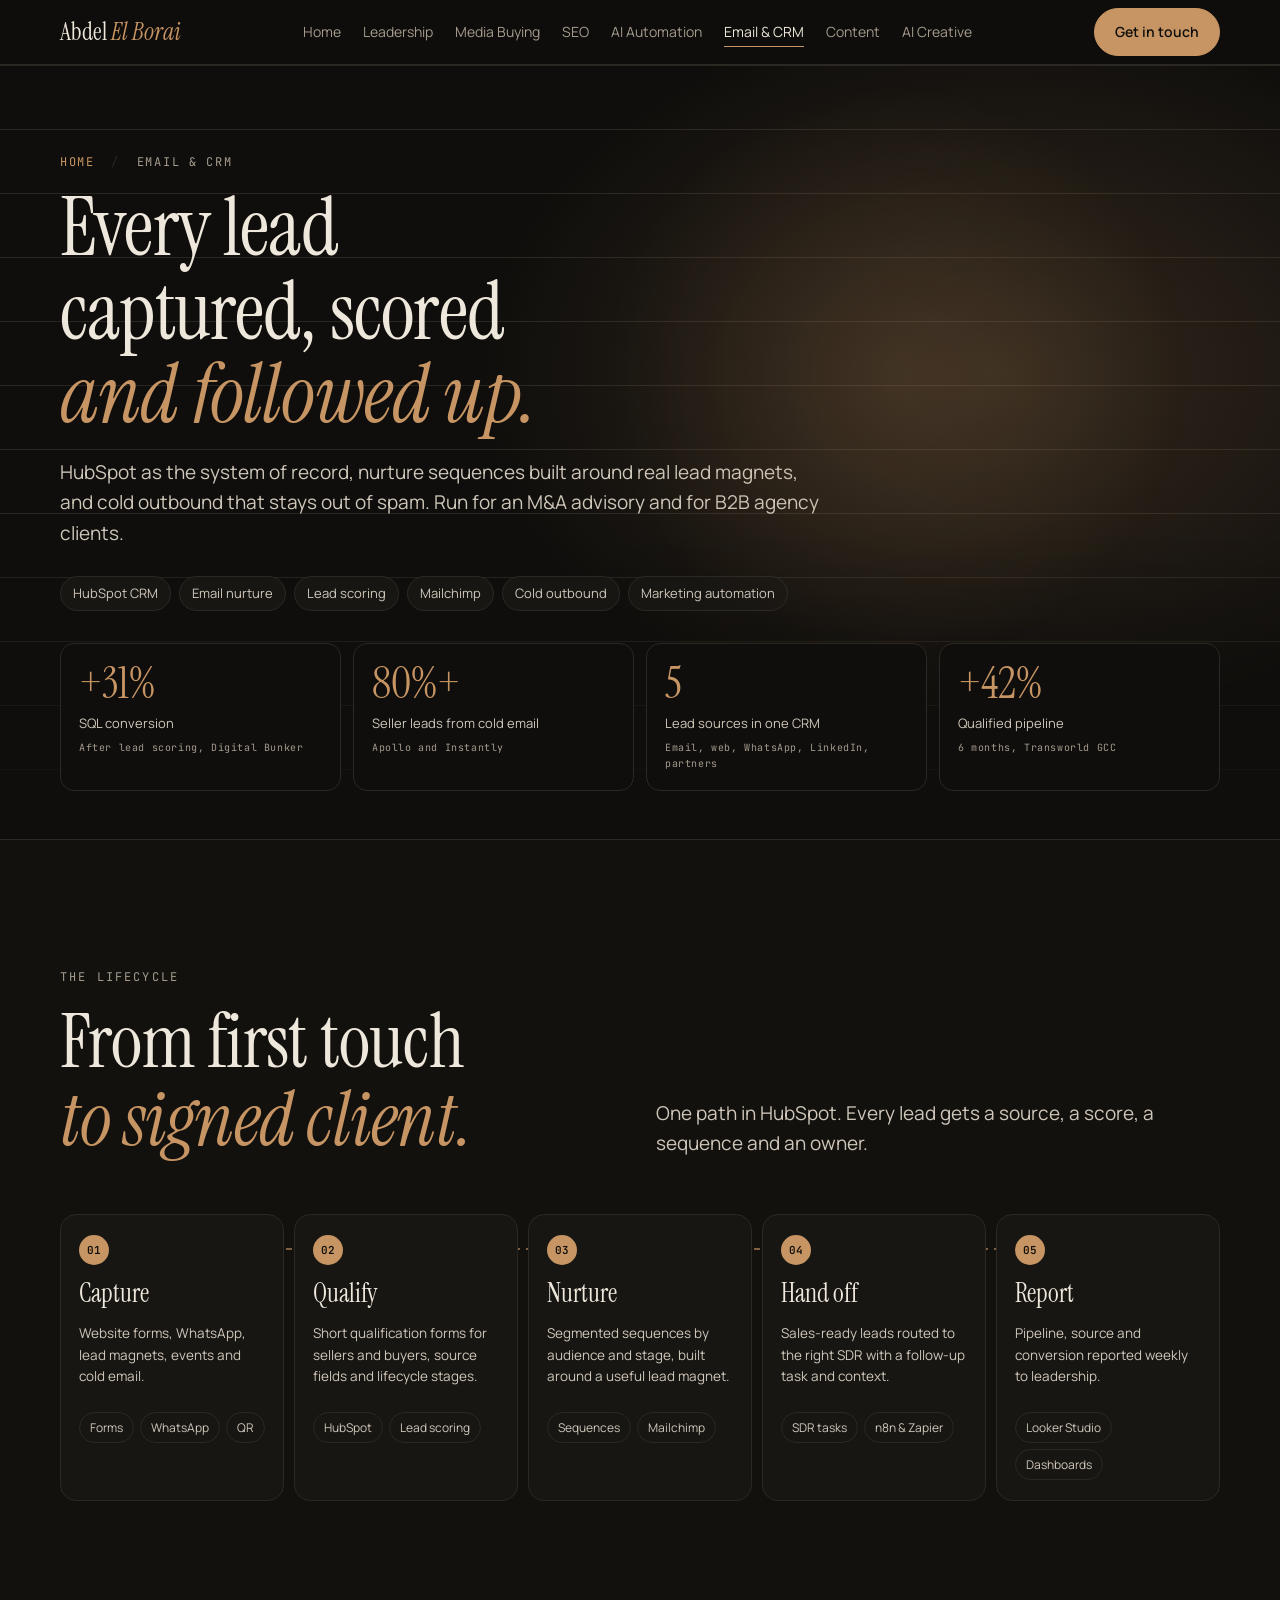
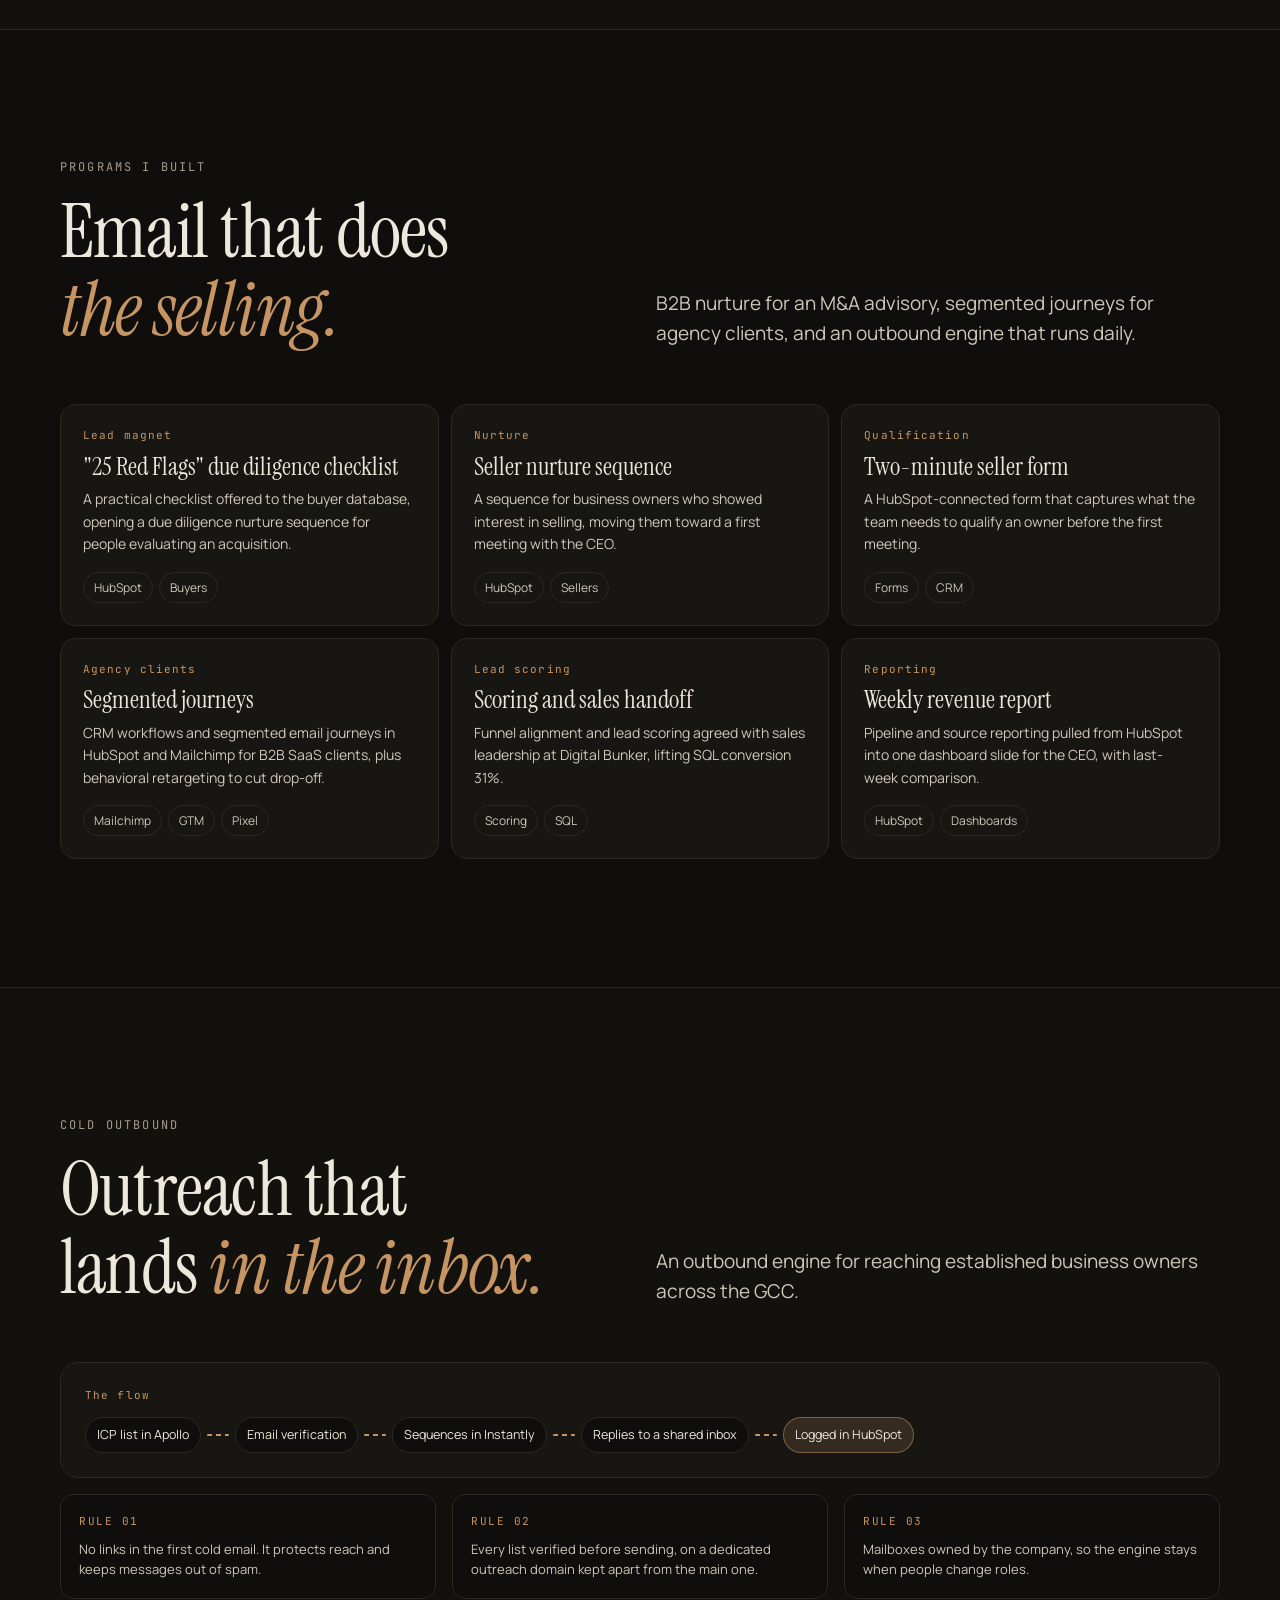
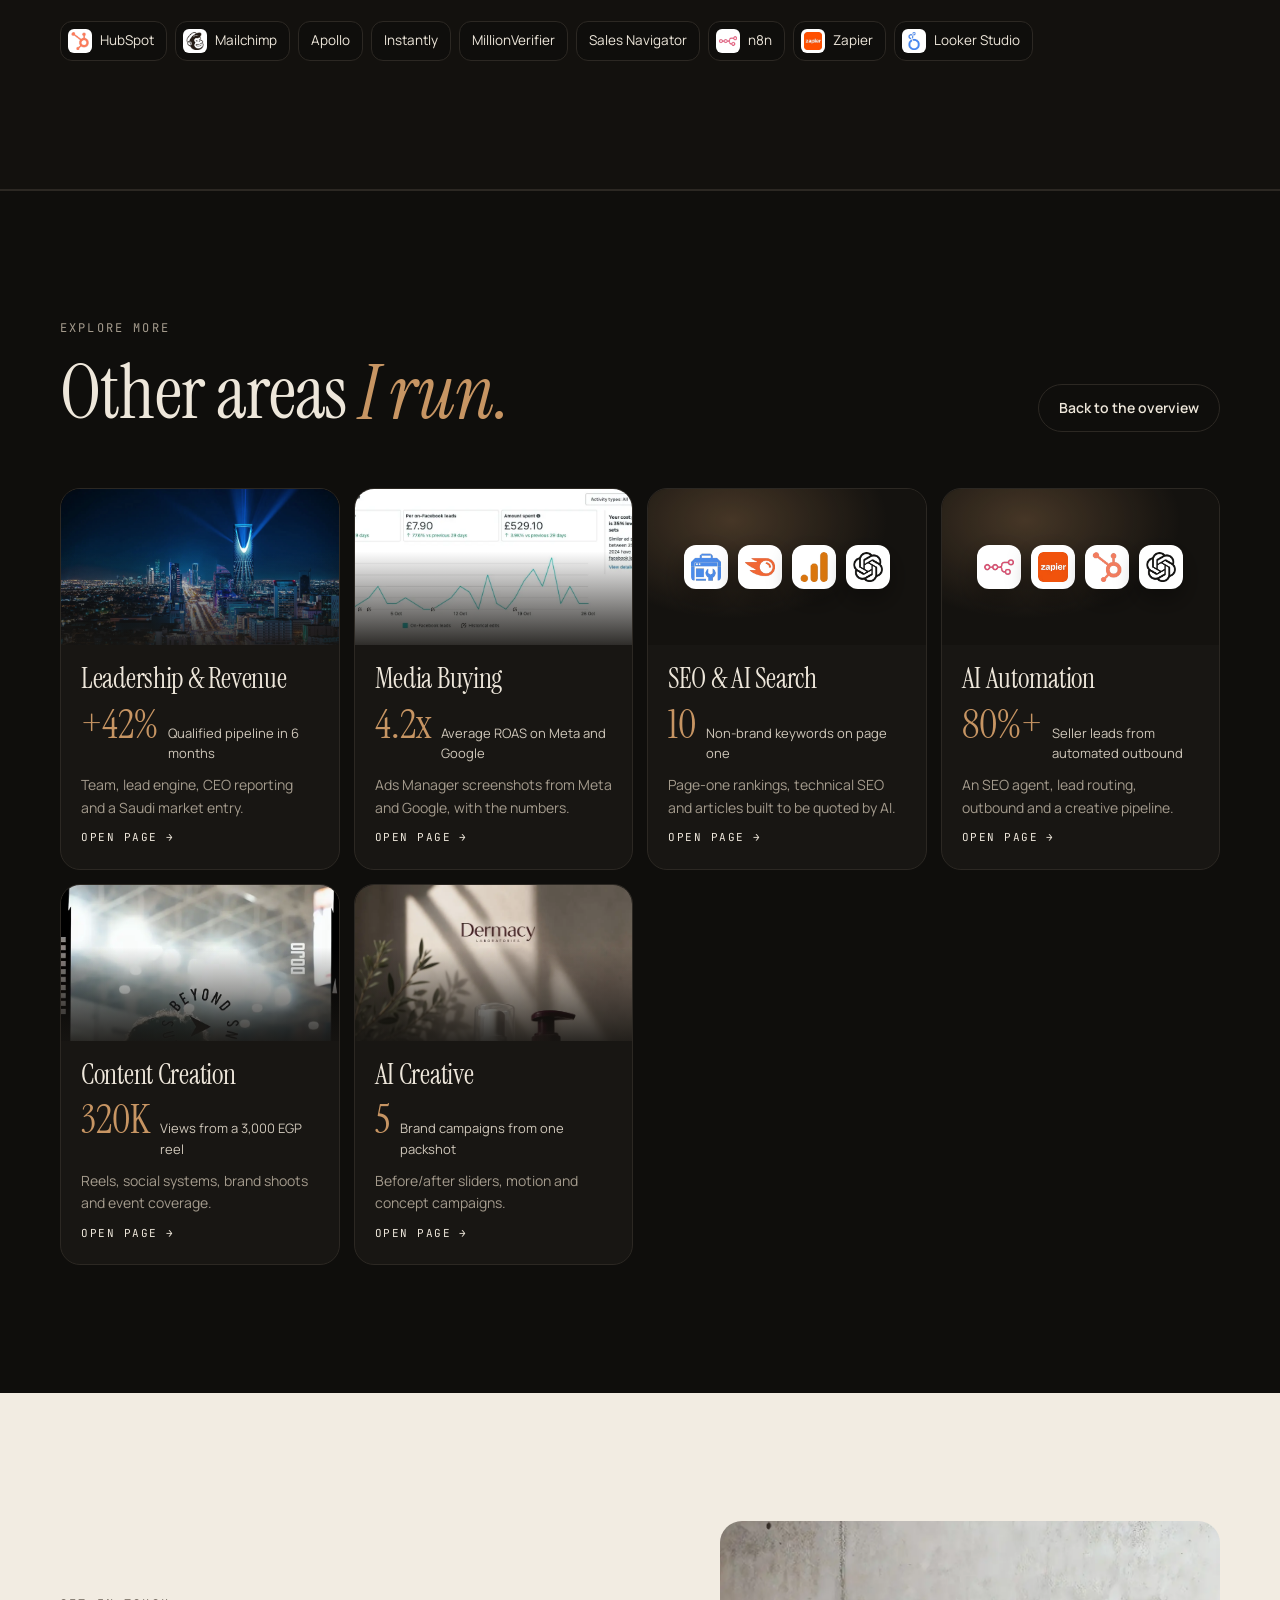
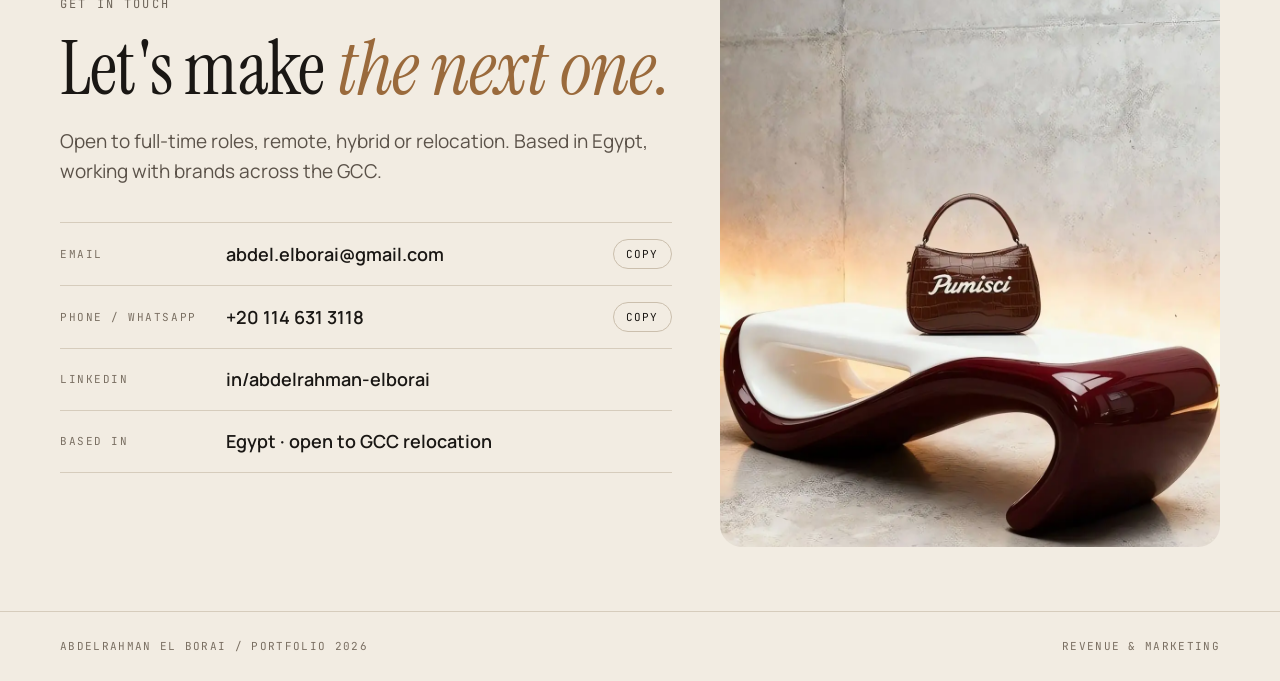
<file: email-crm.html>
<!DOCTYPE html>
<html lang="en">
<head>
<meta charset="utf-8">
<meta name="viewport" content="width=device-width, initial-scale=1">
<title>Email & CRM | Abdelrahman El Borai</title>
<meta name="description" content="HubSpot CRM, nurture sequences, lead magnets, lead scoring and cold outbound.">
<meta property="og:type" content="website">
<meta property="og:title" content="Email & CRM | Abdelrahman El Borai">
<meta property="og:description" content="HubSpot CRM, nurture sequences, lead magnets, lead scoring and cold outbound.">
<meta property="og:url" content="https://abdelelborai-lgtm.github.io/email-crm.html">
<link rel="canonical" href="https://abdelelborai-lgtm.github.io/email-crm.html">
<link rel="icon" href="data:image/svg+xml,%3Csvg xmlns='http://www.w3.org/2000/svg' viewBox='0 0 64 64'%3E%3Crect width='64' height='64' rx='14' fill='%230F0E0C'/%3E%3Ctext x='50%25' y='56%25' text-anchor='middle' dominant-baseline='middle' font-family='Georgia,serif' font-size='30' fill='%23C79563'%3EAE%3C/text%3E%3C/svg%3E">
<link rel="preconnect" href="https://fonts.googleapis.com">
<link rel="preconnect" href="https://fonts.gstatic.com" crossorigin>
<link href="https://fonts.googleapis.com/css2?family=Instrument+Serif:ital@0;1&family=Manrope:wght@400;500;600;700&family=JetBrains+Mono:wght@400;500&display=swap" rel="stylesheet">
<link rel="stylesheet" href="styles.css">
</head>
<body class="sub">
<div class="progress" aria-hidden="true"></div>
<div class="cur" aria-hidden="true"></div>
<button class="totop" type="button" aria-label="Back to top"><svg width="18" height="18" viewBox="0 0 24 24" fill="none" stroke="currentColor" stroke-width="2" stroke-linecap="round" aria-hidden="true"><path d="M12 19V5M5 12l7-7 7 7"/></svg></button>
<nav class="nav" aria-label="Main">
  <div class="wrap">
    <a class="brand" href="index.html">Abdel <span>El Borai</span></a>
    <ul><li><a href="index.html">Home<small>Overview, results, experience</small></a></li><li><a href="leadership.html">Leadership<small>Revenue, team, strategy</small></a></li><li><a href="media-buying.html">Media Buying<small>Meta, Google, LinkedIn</small></a></li><li><a href="seo.html">SEO<small>Technical, content, AI search</small></a></li><li><a href="ai-automation.html">AI Automation<small>Agents, n8n, Zapier</small></a></li><li><a href="email-crm.html" class="active" aria-current="page">Email & CRM<small>HubSpot, nurture, outbound</small></a></li><li><a href="content.html">Content<small>Reels, social, production</small></a></li><li><a href="ai-creative.html">AI Creative<small>Packshot to campaign</small></a></li><li class="m-only"><a href="#contact">Contact<small>Email, WhatsApp, LinkedIn</small></a></li></ul>
    <a class="btn" href="#contact">Get in touch</a>
    <button class="menu-btn" type="button" aria-label="Open menu" aria-expanded="false"><span></span></button>
  </div>
</nav><header class="hero phero" id="top">
  <div class="wrap">
    <p class="crumb"><a href="index.html">Home</a> <span>/</span> Email &amp; CRM</p>
    <h1>Every lead captured, scored <em>and followed up.</em></h1>
    <p class="lede">HubSpot as the system of record, nurture sequences built around real lead magnets, and cold outbound that stays out of spam. Run for an M&amp;A advisory and for B2B agency clients.</p>
    <div class="facts"><span class="chip">HubSpot CRM</span><span class="chip">Email nurture</span><span class="chip">Lead scoring</span><span class="chip">Mailchimp</span><span class="chip">Cold outbound</span><span class="chip">Marketing automation</span></div>
    <div class="grid4 phero-kpis"><div class="mini-stat"><div class="big">+31%</div><p>SQL conversion</p><small>After lead scoring, Digital Bunker</small></div><div class="mini-stat"><div class="big">80%+</div><p>Seller leads from cold email</p><small>Apollo and Instantly</small></div><div class="mini-stat"><div class="big">5</div><p>Lead sources in one CRM</p><small>Email, web, WhatsApp, LinkedIn, partners</small></div><div class="mini-stat"><div class="big">+42%</div><p>Qualified pipeline</p><small>6 months, Transworld GCC</small></div></div>
  </div>
</header><section id="lifecycle" class="sec-dark">
  <div class="wrap">
    <div class="sec-head"><div><p class="eyebrow">The lifecycle</p><h2 style="margin-top:16px">From first touch <em>to signed client.</em></h2></div><p class="lede">One path in HubSpot. Every lead gets a source, a score, a sequence and an owner.</p></div>
    <div class="life">
      <div class="lstep"><span class="n">01</span><h4>Capture</h4><p>Website forms, WhatsApp, lead magnets, events and cold email.</p><div class="ttags"><span>Forms</span><span>WhatsApp</span><span>QR</span></div></div>
      <div class="lstep"><span class="n">02</span><h4>Qualify</h4><p>Short qualification forms for sellers and buyers, source fields and lifecycle stages.</p><div class="ttags"><span>HubSpot</span><span>Lead scoring</span></div></div>
      <div class="lstep"><span class="n">03</span><h4>Nurture</h4><p>Segmented sequences by audience and stage, built around a useful lead magnet.</p><div class="ttags"><span>Sequences</span><span>Mailchimp</span></div></div>
      <div class="lstep"><span class="n">04</span><h4>Hand off</h4><p>Sales-ready leads routed to the right SDR with a follow-up task and context.</p><div class="ttags"><span>SDR tasks</span><span>n8n &amp; Zapier</span></div></div>
      <div class="lstep"><span class="n">05</span><h4>Report</h4><p>Pipeline, source and conversion reported weekly to leadership.</p><div class="ttags"><span>Looker Studio</span><span>Dashboards</span></div></div>
    </div>
  </div>
</section>
<section id="programs">
  <div class="wrap">
    <div class="sec-head"><div><p class="eyebrow">Programs I built</p><h2 style="margin-top:16px">Email that does <em>the selling.</em></h2></div><p class="lede">B2B nurture for an M&amp;A advisory, segmented journeys for agency clients, and an outbound engine that runs daily.</p></div>
    <div class="builds">
      <div class="build"><span class="n">Lead magnet</span><h4>"25 Red Flags" due diligence checklist</h4><p>A practical checklist offered to the buyer database, opening a due diligence nurture sequence for people evaluating an acquisition.</p><div class="ttags"><span>HubSpot</span><span>Buyers</span></div></div>
      <div class="build"><span class="n">Nurture</span><h4>Seller nurture sequence</h4><p>A sequence for business owners who showed interest in selling, moving them toward a first meeting with the CEO.</p><div class="ttags"><span>HubSpot</span><span>Sellers</span></div></div>
      <div class="build"><span class="n">Qualification</span><h4>Two-minute seller form</h4><p>A HubSpot-connected form that captures what the team needs to qualify an owner before the first meeting.</p><div class="ttags"><span>Forms</span><span>CRM</span></div></div>
      <div class="build"><span class="n">Agency clients</span><h4>Segmented journeys</h4><p>CRM workflows and segmented email journeys in HubSpot and Mailchimp for B2B SaaS clients, plus behavioral retargeting to cut drop-off.</p><div class="ttags"><span>Mailchimp</span><span>GTM</span><span>Pixel</span></div></div>
      <div class="build"><span class="n">Lead scoring</span><h4>Scoring and sales handoff</h4><p>Funnel alignment and lead scoring agreed with sales leadership at Digital Bunker, lifting SQL conversion 31%.</p><div class="ttags"><span>Scoring</span><span>SQL</span></div></div>
      <div class="build"><span class="n">Reporting</span><h4>Weekly revenue report</h4><p>Pipeline and source reporting pulled from HubSpot into one dashboard slide for the CEO, with last-week comparison.</p><div class="ttags"><span>HubSpot</span><span>Dashboards</span></div></div>
    </div>
  </div>
</section>
<section id="outbound" class="sec-dark">
  <div class="wrap">
    <div class="sec-head"><div><p class="eyebrow">Cold outbound</p><h2 style="margin-top:16px">Outreach that lands <em>in the inbox.</em></h2></div><p class="lede">An outbound engine for reaching established business owners across the GCC.</p></div>
    <div class="auto" style="margin-bottom:16px">
      <span class="n">The flow</span>
      <div class="flowline"><span>ICP list in Apollo</span><i></i><span>Email verification</span><i></i><span>Sequences in Instantly</span><i></i><span>Replies to a shared inbox</span><i></i><span class="end">Logged in HubSpot</span></div>
    </div>
    <div class="grid3">
      <div class="mini-stat"><p class="ph-k">Rule 01</p><p>No links in the first cold email. It protects reach and keeps messages out of spam.</p></div>
      <div class="mini-stat"><p class="ph-k">Rule 02</p><p>Every list verified before sending, on a dedicated outreach domain kept apart from the main one.</p></div>
      <div class="mini-stat"><p class="ph-k">Rule 03</p><p>Mailboxes owned by the company, so the engine stays when people change roles.</p></div>
    </div>
    <div class="logo-row"><span><img src="icons/hubspot.png" alt="">HubSpot</span><span><img src="icons/mailchimp.png" alt="">Mailchimp</span><span>Apollo</span><span>Instantly</span><span>MillionVerifier</span><span>Sales Navigator</span><span><img src="icons/n8n.png" alt="">n8n</span><span><img src="icons/zapier.png" alt="">Zapier</span><span><img src="icons/looker-studio.png" alt="">Looker Studio</span></div>
  </div>
</section><section class="more" id="explore-more">
  <div class="wrap">
    <div class="sec-head"><div><p class="eyebrow">Explore more</p><h2 style="margin-top:16px">Other areas <em>I run.</em></h2></div><p class="lede"><a class="btn ghost" href="index.html">Back to the overview</a></p></div>
    <div class="xgrid"><a class="xcard" href="leadership.html"><div class="xc-img"><img src="img/ksa-city.webp" alt="" decoding="async"></div><div class="xc-body"><h3>Leadership &amp; Revenue</h3><div class="xc-stat"><b>+42%</b><span>Qualified pipeline in 6 months</span></div><p>Team, lead engine, CEO reporting and a Saudi market entry.</p><span class="xc-go">Open page <i>&rarr;</i></span></div></a><a class="xcard" href="media-buying.html"><div class="xc-img"><img src="img/boiler-overview.webp" alt="" decoding="async"></div><div class="xc-body"><h3>Media Buying</h3><div class="xc-stat"><b>4.2x</b><span>Average ROAS on Meta and Google</span></div><p>Ads Manager screenshots from Meta and Google, with the numbers.</p><span class="xc-go">Open page <i>&rarr;</i></span></div></a><a class="xcard" href="seo.html"><div class="xc-img xc-ico"><div class="xc-icons"><img src="icons/search-console.png" alt=""><img src="icons/semrush.png" alt=""><img src="icons/ga4.png" alt=""><img src="icons/chatgpt.png" alt=""></div></div><div class="xc-body"><h3>SEO &amp; AI Search</h3><div class="xc-stat"><b>10</b><span>Non-brand keywords on page one</span></div><p>Page-one rankings, technical SEO and articles built to be quoted by AI.</p><span class="xc-go">Open page <i>&rarr;</i></span></div></a><a class="xcard" href="ai-automation.html"><div class="xc-img xc-ico"><div class="xc-icons"><img src="icons/n8n.png" alt=""><img src="icons/zapier.png" alt=""><img src="icons/hubspot.png" alt=""><img src="icons/chatgpt.png" alt=""></div></div><div class="xc-body"><h3>AI Automation</h3><div class="xc-stat"><b>80%+</b><span>Seller leads from automated outbound</span></div><p>An SEO agent, lead routing, outbound and a creative pipeline.</p><span class="xc-go">Open page <i>&rarr;</i></span></div></a><a class="xcard" href="content.html"><div class="xc-img"><img src="img/dojo.webp" alt="" decoding="async"></div><div class="xc-body"><h3>Content Creation</h3><div class="xc-stat"><b>320K</b><span>Views from a 3,000 EGP reel</span></div><p>Reels, social systems, brand shoots and event coverage.</p><span class="xc-go">Open page <i>&rarr;</i></span></div></a><a class="xcard" href="ai-creative.html"><div class="xc-img"><img src="img/dermacy-final.webp" alt="" decoding="async"></div><div class="xc-body"><h3>AI Creative</h3><div class="xc-stat"><b>5</b><span>Brand campaigns from one packshot</span></div><p>Before/after sliders, motion and concept campaigns.</p><span class="xc-go">Open page <i>&rarr;</i></span></div></a></div>
  </div>
</section><section class="contact" id="contact">
  <div class="wrap c-grid">
    <div>
      <p class="eyebrow">Get in touch</p>
      <h2 style="margin-top:16px">Let's make <em>the next one.</em></h2>
      <p class="lede" style="color:#5B5249;margin-top:18px">Open to full-time roles, remote, hybrid or relocation. Based in Egypt, working with brands across the GCC.</p>
      <div class="c-list">
        <div class="c-row"><span class="k">Email</span><a href="mailto:abdel.elborai@gmail.com">abdel.elborai@gmail.com</a><button class="copy" type="button" data-copy="abdel.elborai@gmail.com">Copy</button></div>
        <div class="c-row"><span class="k">Phone / WhatsApp</span><a href="https://wa.me/201146313118" target="_blank" rel="noopener">+20 114 631 3118</a><button class="copy" type="button" data-copy="+201146313118">Copy</button></div>
        <div class="c-row"><span class="k">LinkedIn</span><a href="https://www.linkedin.com/in/abdelrahman-elborai-319b83185/" target="_blank" rel="noopener">in/abdelrahman-elborai</a><span></span></div>
        <div class="c-row"><span class="k">Based in</span><span class="v">Egypt &middot; open to GCC relocation</span><span></span></div>
      </div>
    </div>
    <div class="c-img"><img src="img/contact.webp" alt="Leather bag on a sculpted red chair, concept campaign" decoding="async"></div>
  </div>
</section><footer><div class="wrap"><span>Abdelrahman El Borai / Portfolio 2026</span><span>Revenue &amp; Marketing</span></div></footer>
<div class="lb" id="lb" role="dialog" aria-modal="true" aria-label="Image viewer">
  <button class="x" type="button" aria-label="Close">&times;</button>
  <button class="pv" type="button" aria-label="Previous image">&lsaquo;</button>
  <img alt="">
  <button class="nx" type="button" aria-label="Next image">&rsaquo;</button>
  <p class="lbcap"></p>
</div>
<script src="app.js"></script>
</body>
</html>
</file>
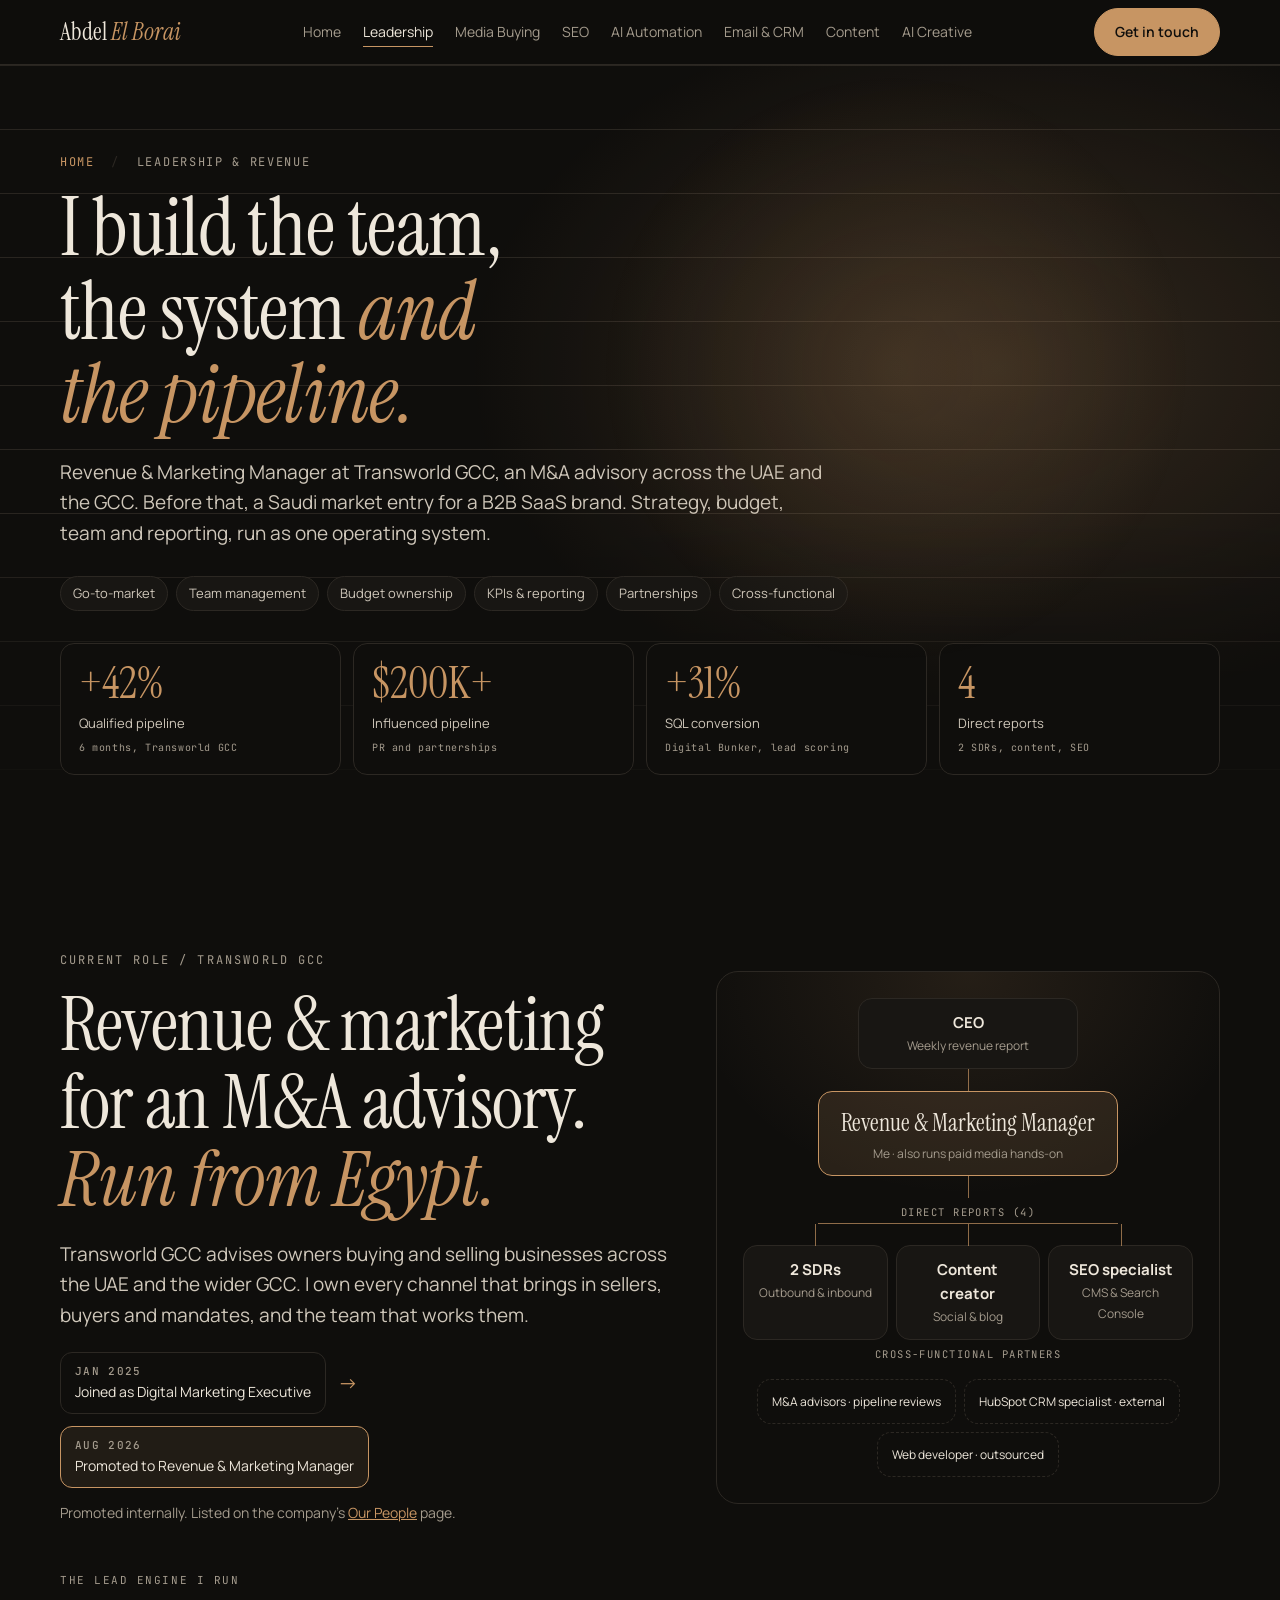
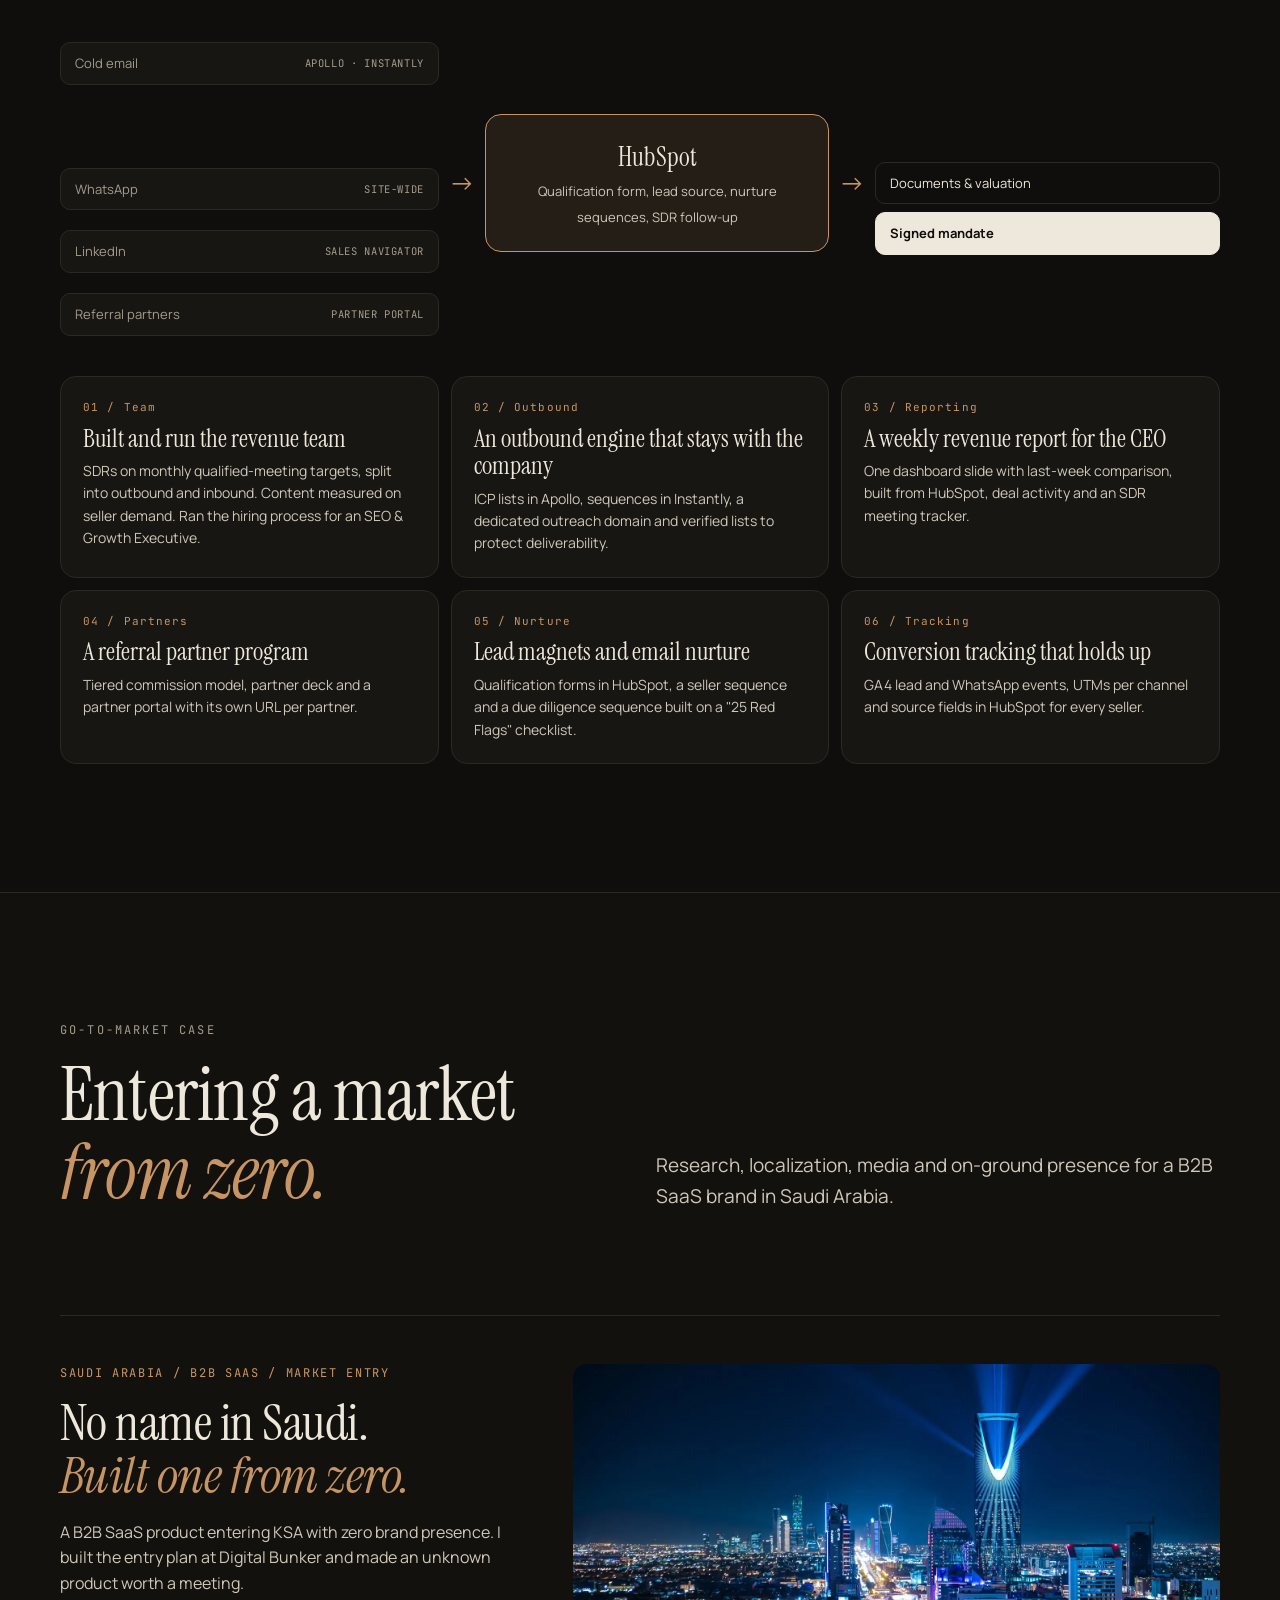
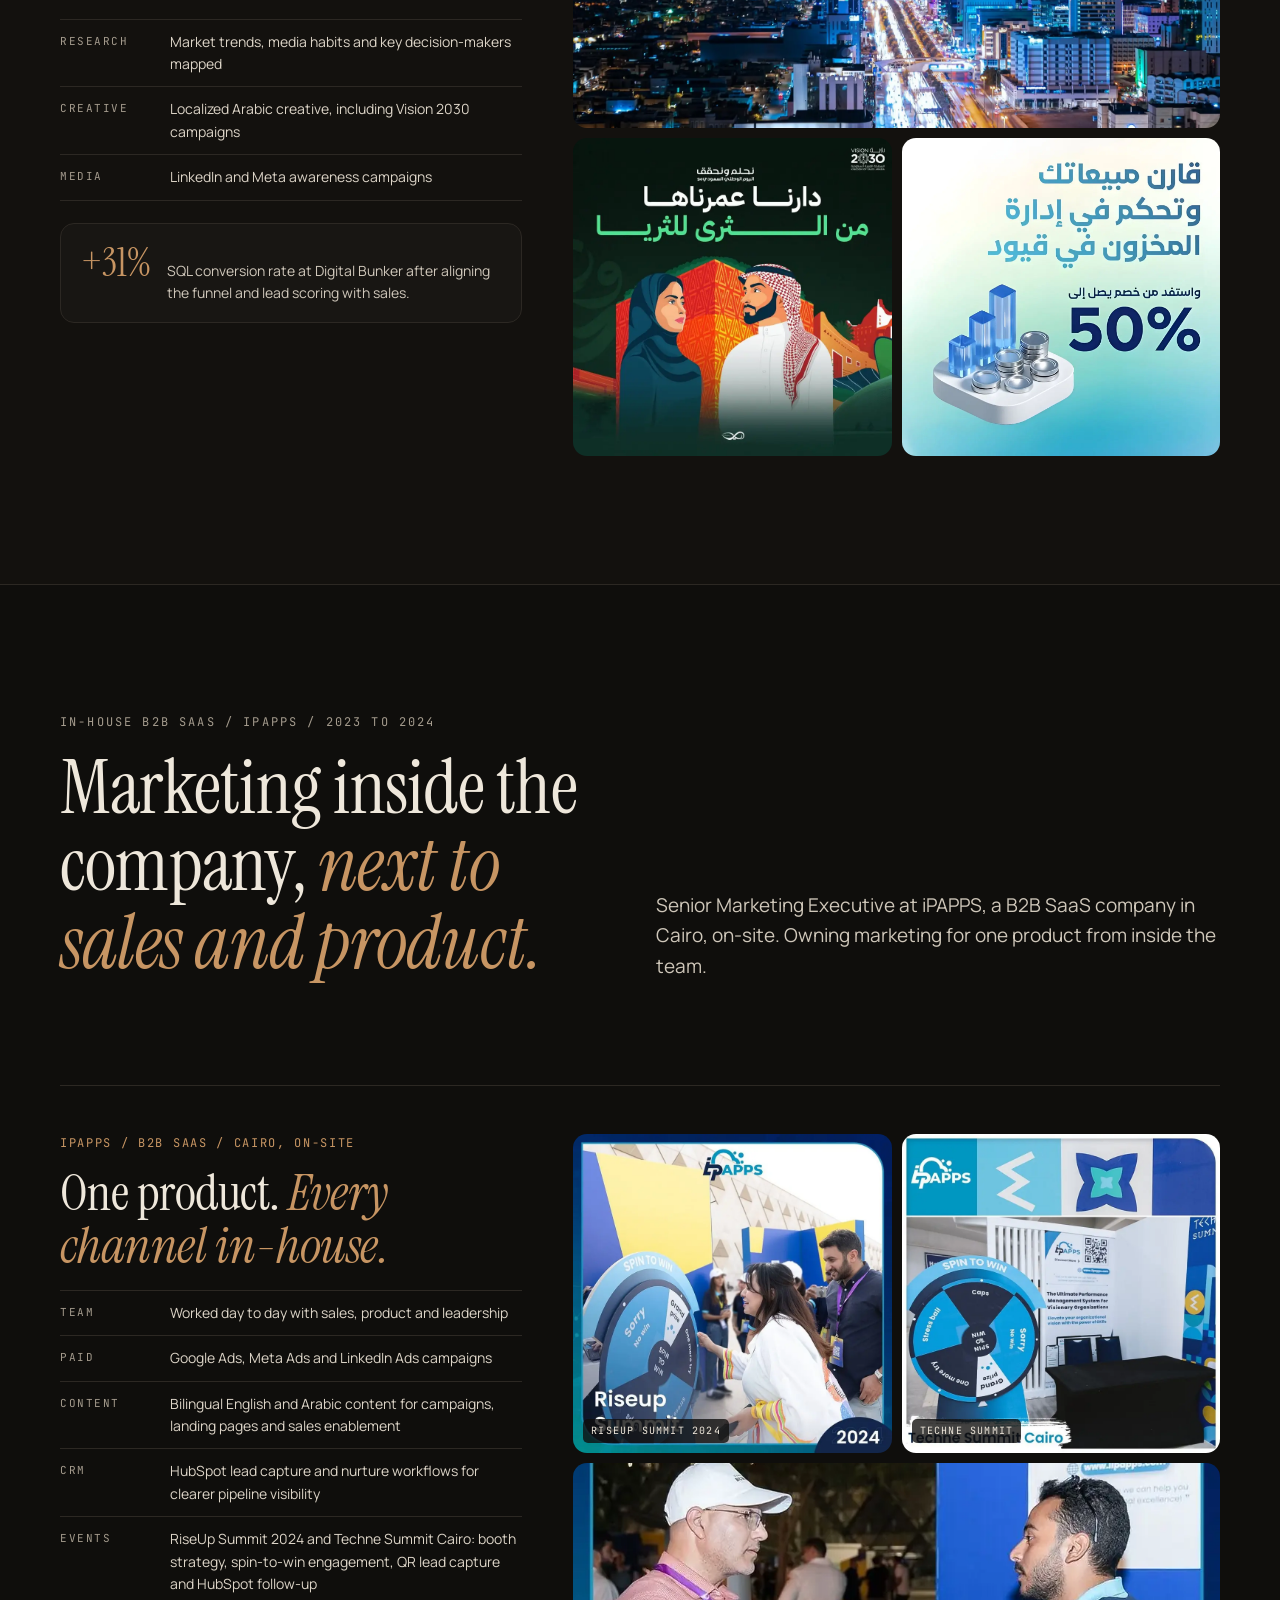
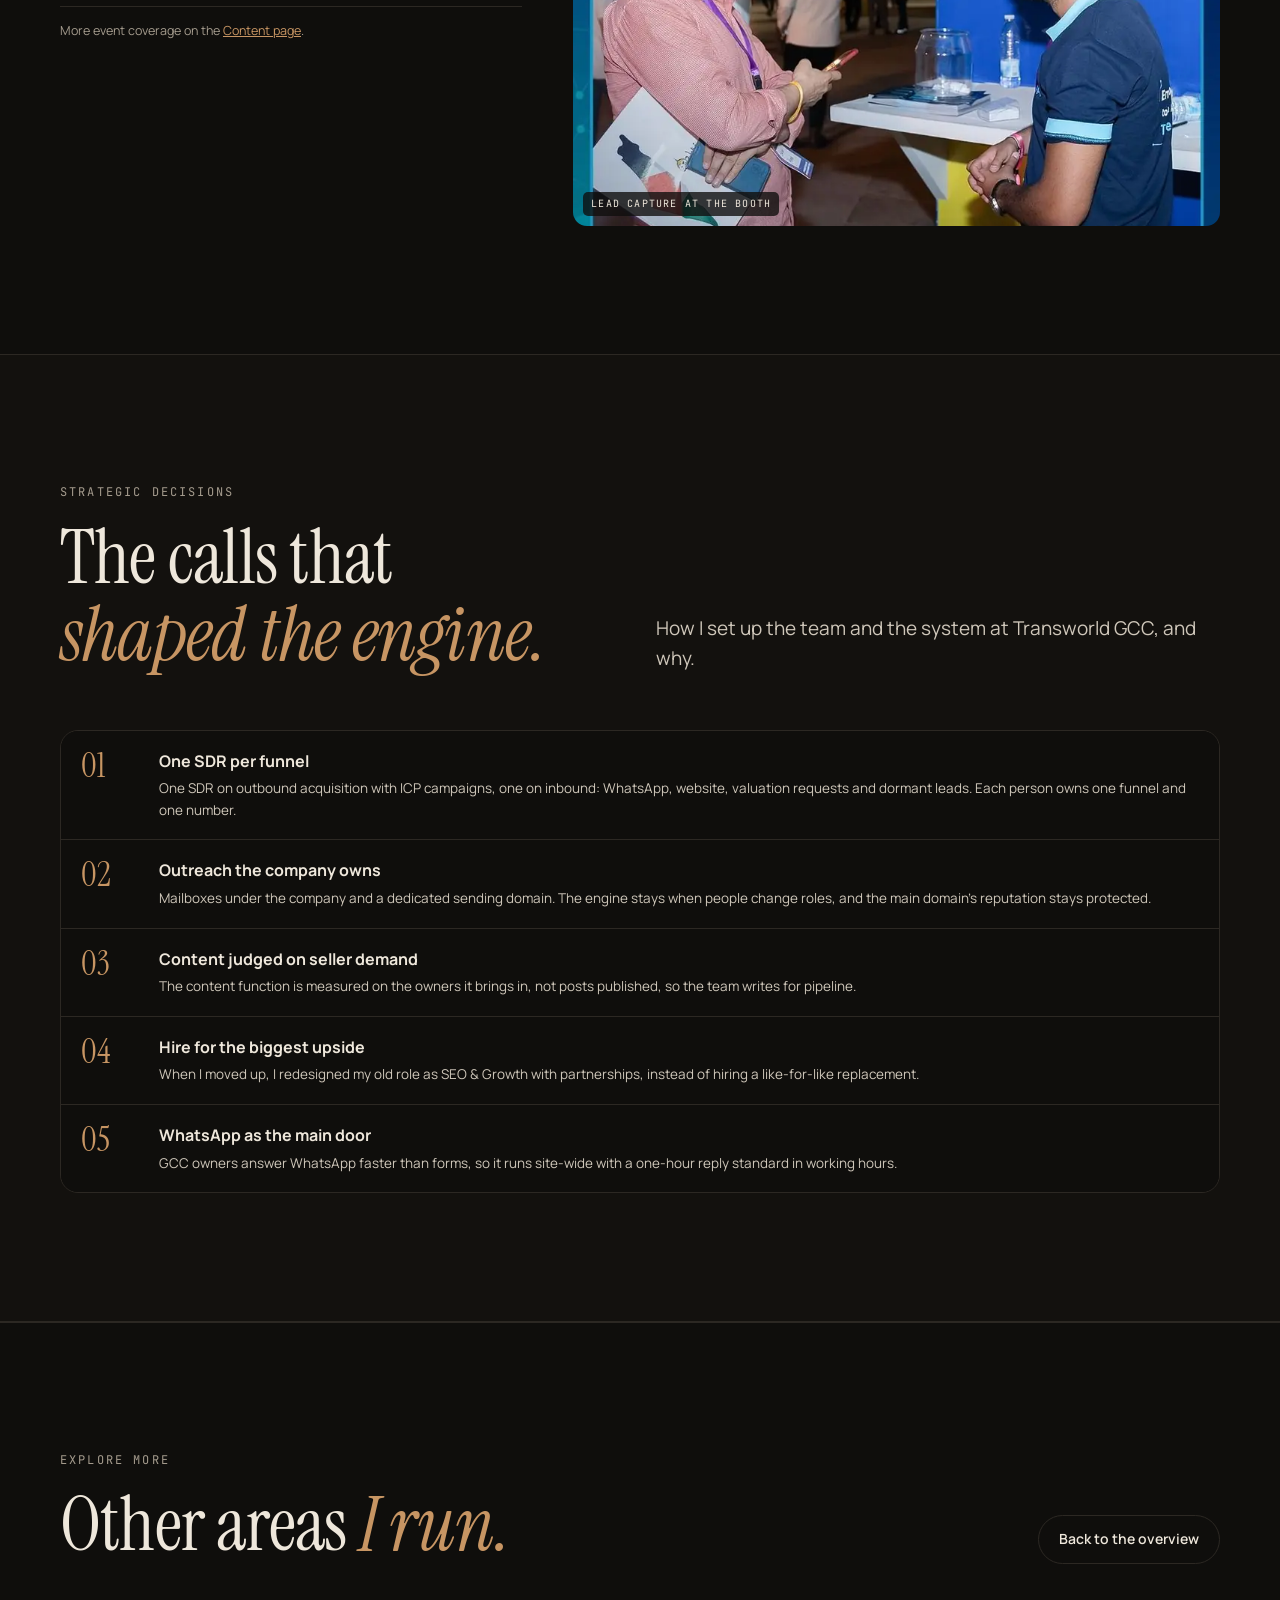
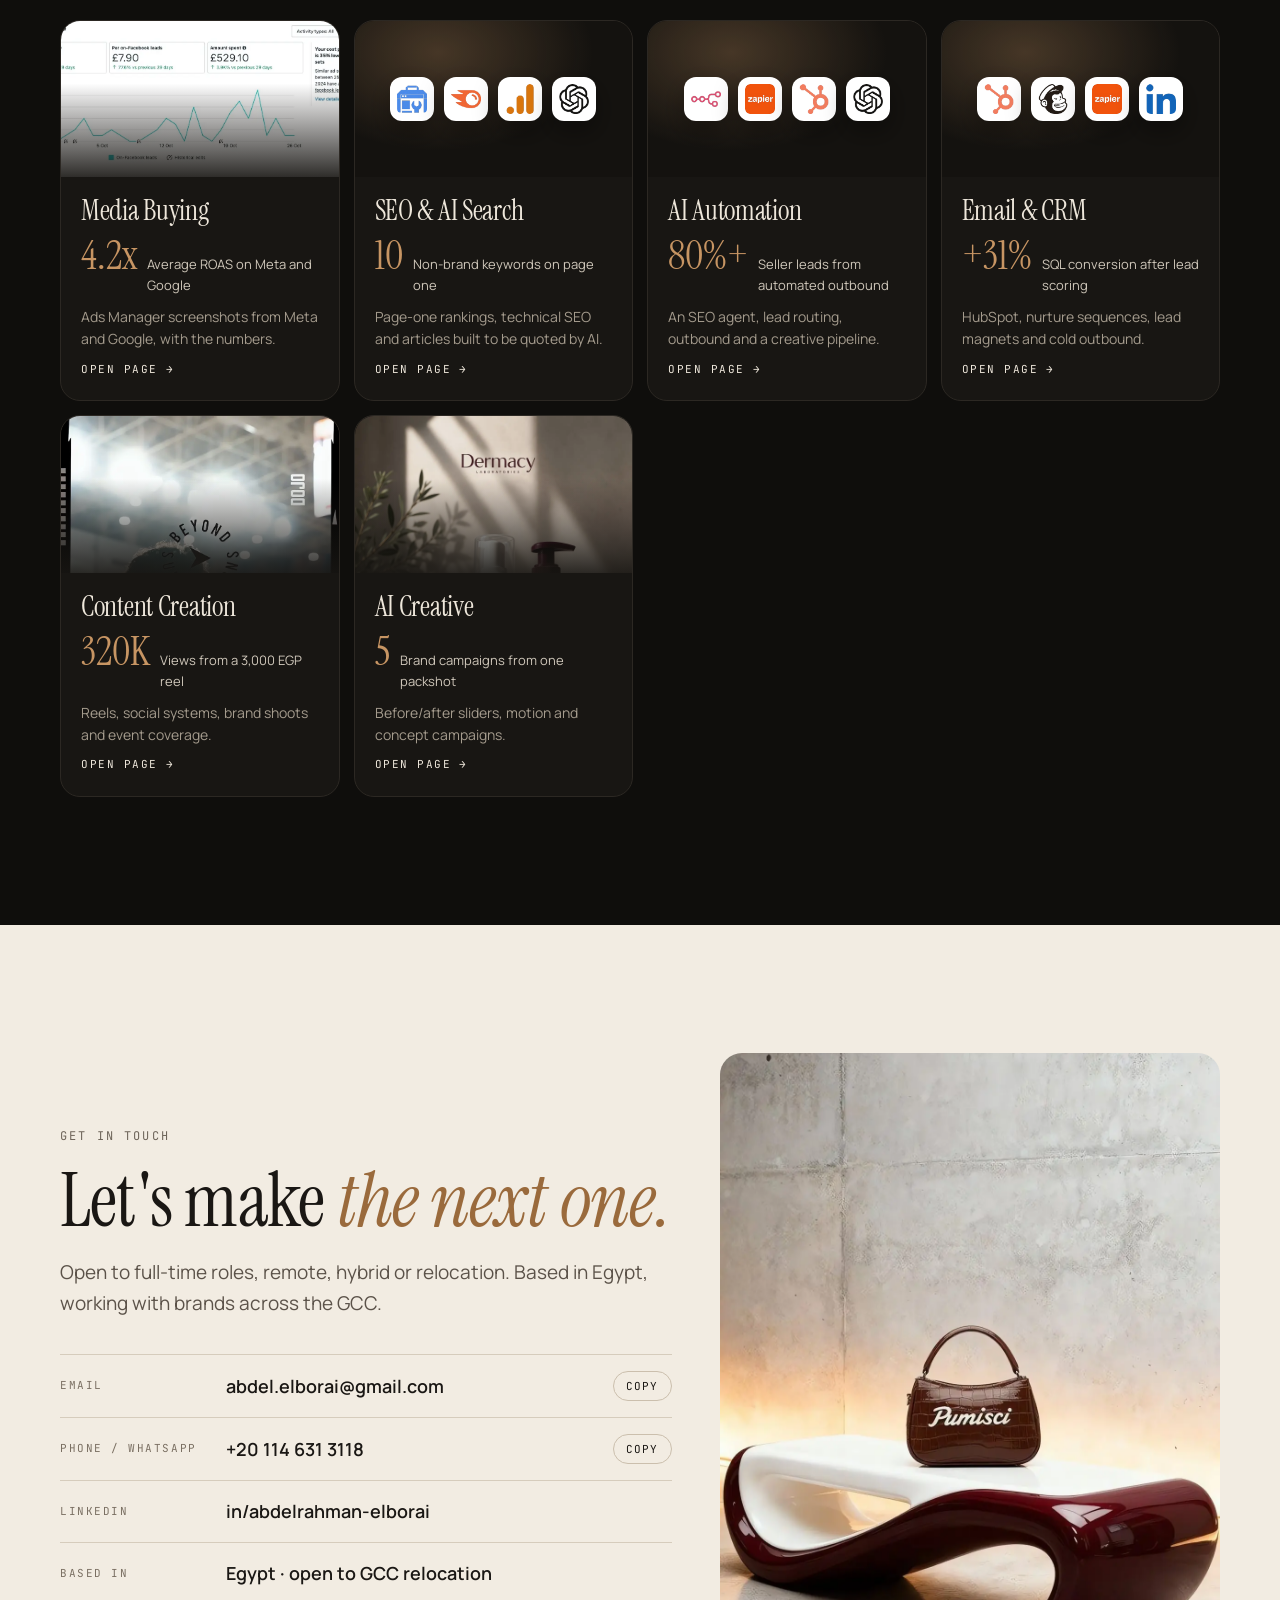
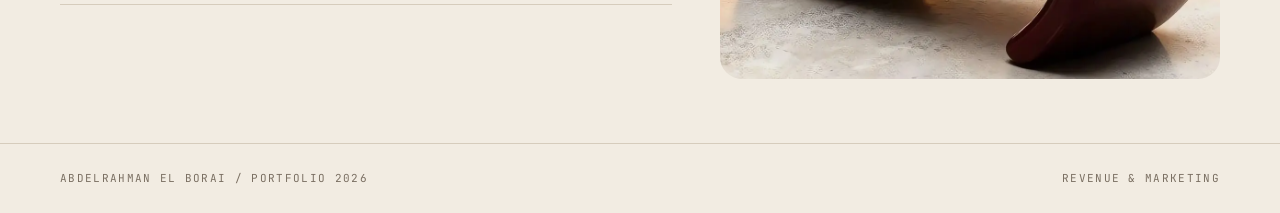
<file: leadership.html>
<!DOCTYPE html>
<html lang="en">
<head>
<meta charset="utf-8">
<meta name="viewport" content="width=device-width, initial-scale=1">
<title>Leadership & Revenue | Abdelrahman El Borai</title>
<meta name="description" content="Revenue and marketing leadership: team, lead engine, CEO reporting, partnerships and a Saudi go-to-market.">
<meta property="og:type" content="website">
<meta property="og:title" content="Leadership & Revenue | Abdelrahman El Borai">
<meta property="og:description" content="Revenue and marketing leadership: team, lead engine, CEO reporting, partnerships and a Saudi go-to-market.">
<meta property="og:url" content="https://abdelelborai-lgtm.github.io/leadership.html">
<link rel="canonical" href="https://abdelelborai-lgtm.github.io/leadership.html">
<link rel="icon" href="data:image/svg+xml,%3Csvg xmlns='http://www.w3.org/2000/svg' viewBox='0 0 64 64'%3E%3Crect width='64' height='64' rx='14' fill='%230F0E0C'/%3E%3Ctext x='50%25' y='56%25' text-anchor='middle' dominant-baseline='middle' font-family='Georgia,serif' font-size='30' fill='%23C79563'%3EAE%3C/text%3E%3C/svg%3E">
<link rel="preconnect" href="https://fonts.googleapis.com">
<link rel="preconnect" href="https://fonts.gstatic.com" crossorigin>
<link href="https://fonts.googleapis.com/css2?family=Instrument+Serif:ital@0;1&family=Manrope:wght@400;500;600;700&family=JetBrains+Mono:wght@400;500&display=swap" rel="stylesheet">
<link rel="stylesheet" href="styles.css">
</head>
<body class="sub">
<div class="progress" aria-hidden="true"></div>
<div class="cur" aria-hidden="true"></div>
<button class="totop" type="button" aria-label="Back to top"><svg width="18" height="18" viewBox="0 0 24 24" fill="none" stroke="currentColor" stroke-width="2" stroke-linecap="round" aria-hidden="true"><path d="M12 19V5M5 12l7-7 7 7"/></svg></button>
<nav class="nav" aria-label="Main">
  <div class="wrap">
    <a class="brand" href="index.html">Abdel <span>El Borai</span></a>
    <ul><li><a href="index.html">Home<small>Overview, results, experience</small></a></li><li><a href="leadership.html" class="active" aria-current="page">Leadership<small>Revenue, team, strategy</small></a></li><li><a href="media-buying.html">Media Buying<small>Meta, Google, LinkedIn</small></a></li><li><a href="seo.html">SEO<small>Technical, content, AI search</small></a></li><li><a href="ai-automation.html">AI Automation<small>Agents, n8n, Zapier</small></a></li><li><a href="email-crm.html">Email & CRM<small>HubSpot, nurture, outbound</small></a></li><li><a href="content.html">Content<small>Reels, social, production</small></a></li><li><a href="ai-creative.html">AI Creative<small>Packshot to campaign</small></a></li><li class="m-only"><a href="#contact">Contact<small>Email, WhatsApp, LinkedIn</small></a></li></ul>
    <a class="btn" href="#contact">Get in touch</a>
    <button class="menu-btn" type="button" aria-label="Open menu" aria-expanded="false"><span></span></button>
  </div>
</nav><header class="hero phero" id="top">
  <div class="wrap">
    <p class="crumb"><a href="index.html">Home</a> <span>/</span> Leadership &amp; revenue</p>
    <h1>I build the team, the system <em>and the pipeline.</em></h1>
    <p class="lede">Revenue &amp; Marketing Manager at Transworld GCC, an M&amp;A advisory across the UAE and the GCC. Before that, a Saudi market entry for a B2B SaaS brand. Strategy, budget, team and reporting, run as one operating system.</p>
    <div class="facts"><span class="chip">Go-to-market</span><span class="chip">Team management</span><span class="chip">Budget ownership</span><span class="chip">KPIs &amp; reporting</span><span class="chip">Partnerships</span><span class="chip">Cross-functional</span></div>
    <div class="grid4 phero-kpis"><div class="mini-stat"><div class="big">+42%</div><p>Qualified pipeline</p><small>6 months, Transworld GCC</small></div><div class="mini-stat"><div class="big">$200K+</div><p>Influenced pipeline</p><small>PR and partnerships</small></div><div class="mini-stat"><div class="big">+31%</div><p>SQL conversion</p><small>Digital Bunker, lead scoring</small></div><div class="mini-stat"><div class="big">4</div><p>Direct reports</p><small>2 SDRs, content, SEO</small></div></div>
  </div>
</header><section id="transworld">
  <div class="wrap">
    <div class="tw-top">
      <div>
        <p class="eyebrow">Current role / Transworld GCC</p>
        <h2 style="margin:16px 0 20px">Revenue &amp; marketing for an M&amp;A advisory. <em>Run from Egypt.</em></h2>
        <p class="lede">Transworld GCC advises owners buying and selling businesses across the UAE and the wider GCC. I own every channel that brings in sellers, buyers and mandates, and the team that works them.</p>
        <div class="promo">
          <div class="step"><b>Jan 2025</b>Joined as Digital Marketing Executive</div>
          <span class="arr">&rarr;</span>
          <div class="step on"><b>Aug 2026</b>Promoted to Revenue &amp; Marketing Manager</div>
        </div>
        <p style="margin-top:14px;font-size:14px;color:var(--muted)">Promoted internally. Listed on the company's <a href="https://tworldgcc.com/our-people" target="_blank" rel="noopener" style="color:var(--bronze)">Our People</a> page.</p>
      </div>
      <div class="org" aria-label="Team structure">
        <div class="node ceo"><b>CEO</b><small>Weekly revenue report</small></div>
        <div class="vline"></div>
        <div class="node me"><b>Revenue &amp; Marketing Manager</b><small>Me &middot; also runs paid media hands-on</small></div>
        <div class="vline"></div>
        <p class="org-k">Direct reports (4)</p>
        <div class="row">
          <div class="node"><b>2 SDRs</b><small>Outbound &amp; inbound</small></div>
          <div class="node"><b>Content creator</b><small>Social &amp; blog</small></div>
          <div class="node"><b>SEO specialist</b><small>CMS &amp; Search Console</small></div>
        </div>
        <p class="org-k">Cross-functional partners</p>
        <div class="side">
          <div class="node">M&amp;A advisors &middot; pipeline reviews</div>
          <div class="node">HubSpot CRM specialist &middot; external</div>
          <div class="node">Web developer &middot; outsourced</div>
        </div>
      </div>
    </div>

    <p class="label" style="margin-bottom:14px">The lead engine I run</p>
    <div class="engine" aria-label="Lead engine diagram">
      <div class="col">
        <div class="src">Cold email <span>Apollo &middot; Instantly</span></div>
        <div class="src">Website &amp; SEO <span>CMS &middot; GA4</span></div>
        <div class="src">WhatsApp <span>Site-wide</span></div>
        <div class="src">LinkedIn <span>Sales Navigator</span></div>
        <div class="src">Referral partners <span>Partner portal</span></div>
      </div>
      <div class="arrow">&rarr;</div>
      <div class="hub"><b>HubSpot</b><small>Qualification form, lead source, nurture sequences, SDR follow-up</small></div>
      <div class="arrow">&rarr;</div>
      <div class="out">
        <div>Qualified owner meeting</div>
        <div>Documents &amp; valuation</div>
        <div>Signed mandate</div>
      </div>
    </div>

    <div class="builds">
      <div class="build"><span class="n">01 / Team</span><h4>Built and run the revenue team</h4><p>SDRs on monthly qualified-meeting targets, split into outbound and inbound. Content measured on seller demand. Ran the hiring process for an SEO &amp; Growth Executive.</p></div>
      <div class="build"><span class="n">02 / Outbound</span><h4>An outbound engine that stays with the company</h4><p>ICP lists in Apollo, sequences in Instantly, a dedicated outreach domain and verified lists to protect deliverability.</p></div>
      <div class="build"><span class="n">03 / Reporting</span><h4>A weekly revenue report for the CEO</h4><p>One dashboard slide with last-week comparison, built from HubSpot, deal activity and an SDR meeting tracker.</p></div>
      <div class="build"><span class="n">04 / Partners</span><h4>A referral partner program</h4><p>Tiered commission model, partner deck and a partner portal with its own URL per partner.</p></div>
      <div class="build"><span class="n">05 / Nurture</span><h4>Lead magnets and email nurture</h4><p>Qualification forms in HubSpot, a seller sequence and a due diligence sequence built on a "25 Red Flags" checklist.</p></div>
      <div class="build"><span class="n">06 / Tracking</span><h4>Conversion tracking that holds up</h4><p>GA4 lead and WhatsApp events, UTMs per channel and source fields in HubSpot for every seller.</p></div>
    </div>
  </div>
</section><section id="gtm" class="sec-dark"><div class="wrap"><div class="sec-head"><div><p class="eyebrow">Go-to-market case</p><h2 style="margin-top:16px">Entering a market <em>from zero.</em></h2></div><p class="lede">Research, localization, media and on-ground presence for a B2B SaaS brand in Saudi Arabia.</p></div><article class="case" id="saudi">
      <div>
        <p class="tag">Saudi Arabia / B2B SaaS / Market entry</p>
        <h3>No name in Saudi. <em>Built one from zero.</em></h3>
        <p class="sum">A B2B SaaS product entering KSA with zero brand presence. I built the entry plan at Digital Bunker and made an unknown product worth a meeting.</p>
        <dl class="meta">
          <dt>Research</dt><dd>Market trends, media habits and key decision-makers mapped</dd>
          <dt>Creative</dt><dd>Localized Arabic creative, including Vision 2030 campaigns</dd>
          <dt>Media</dt><dd>LinkedIn and Meta awareness campaigns</dd>
        </dl>
        <div class="result"><span class="big">+31%</span><p>SQL conversion rate at Digital Bunker after aligning the funnel and lead scoring with sales.</p></div>
      </div>
      <div class="gal">
        <figure class="s6 h1x"><img src="img/ksa-city.webp" alt="Riyadh skyline at night" decoding="async"></figure>
        <figure class="s3 h-sq"><img src="img/ksa-2030.webp" alt="Arabic Vision 2030 campaign creative" decoding="async"></figure>
        <figure class="s3 h-sq"><img src="img/ksa-ad.webp" alt="Arabic ad for inventory software" decoding="async"></figure>
      </div>
    </article></div></section><section id="ipapps"><div class="wrap"><div class="sec-head"><div><p class="eyebrow">In-house B2B SaaS / iPAPPS / 2023 to 2024</p><h2 style="margin-top:16px">Marketing inside the company, <em>next to sales and product.</em></h2></div><p class="lede">Senior Marketing Executive at iPAPPS, a B2B SaaS company in Cairo, on-site. Owning marketing for one product from inside the team.</p></div>
<article class="case"><div>
<p class="tag">iPAPPS / B2B SaaS / Cairo, on-site</p>
<h3>One product. <em>Every channel in-house.</em></h3>
<dl class="meta">
<dt>Team</dt><dd>Worked day to day with sales, product and leadership</dd>
<dt>Paid</dt><dd>Google Ads, Meta Ads and LinkedIn Ads campaigns</dd>
<dt>Content</dt><dd>Bilingual English and Arabic content for campaigns, landing pages and sales enablement</dd>
<dt>CRM</dt><dd>HubSpot lead capture and nurture workflows for clearer pipeline visibility</dd>
<dt>Events</dt><dd>RiseUp Summit 2024 and Techne Summit Cairo: booth strategy, spin-to-win engagement, QR lead capture and HubSpot follow-up</dd>
</dl>
<p class="src">More event coverage on the <a href="content.html" style="color:var(--bronze)">Content page</a>.</p>
</div>
<div class="gal">
<figure class="s3 h-sq"><img src="img/ev-riseup-1.webp" alt="iPAPPS booth at RiseUp Summit 2024" decoding="async"><figcaption>RiseUp Summit 2024</figcaption></figure>
<figure class="s3 h-sq"><img src="img/ev-techne-booth.webp" alt="iPAPPS booth at Techne Summit Cairo" decoding="async"><figcaption>Techne Summit</figcaption></figure>
<figure class="s6 h1x"><img src="img/ev-riseup-2.webp" alt="Booth conversation and lead capture at RiseUp Summit 2024" decoding="async"><figcaption>Lead capture at the booth</figcaption></figure>
</div></article></div></section><section id="decisions" class="sec-dark"><div class="wrap">
<div class="sec-head"><div><p class="eyebrow">Strategic decisions</p><h2 style="margin-top:16px">The calls that <em>shaped the engine.</em></h2></div><p class="lede">How I set up the team and the system at Transworld GCC, and why.</p></div>
<div class="deliv">
<div><span class="k">01</span><div><h4>One SDR per funnel</h4><p>One SDR on outbound acquisition with ICP campaigns, one on inbound: WhatsApp, website, valuation requests and dormant leads. Each person owns one funnel and one number.</p></div></div>
<div><span class="k">02</span><div><h4>Outreach the company owns</h4><p>Mailboxes under the company and a dedicated sending domain. The engine stays when people change roles, and the main domain&rsquo;s reputation stays protected.</p></div></div>
<div><span class="k">03</span><div><h4>Content judged on seller demand</h4><p>The content function is measured on the owners it brings in, not posts published, so the team writes for pipeline.</p></div></div>
<div><span class="k">04</span><div><h4>Hire for the biggest upside</h4><p>When I moved up, I redesigned my old role as SEO &amp; Growth with partnerships, instead of hiring a like-for-like replacement.</p></div></div>
<div><span class="k">05</span><div><h4>WhatsApp as the main door</h4><p>GCC owners answer WhatsApp faster than forms, so it runs site-wide with a one-hour reply standard in working hours.</p></div></div>
</div></div></section><section class="more" id="explore-more">
  <div class="wrap">
    <div class="sec-head"><div><p class="eyebrow">Explore more</p><h2 style="margin-top:16px">Other areas <em>I run.</em></h2></div><p class="lede"><a class="btn ghost" href="index.html">Back to the overview</a></p></div>
    <div class="xgrid"><a class="xcard" href="media-buying.html"><div class="xc-img"><img src="img/boiler-overview.webp" alt="" decoding="async"></div><div class="xc-body"><h3>Media Buying</h3><div class="xc-stat"><b>4.2x</b><span>Average ROAS on Meta and Google</span></div><p>Ads Manager screenshots from Meta and Google, with the numbers.</p><span class="xc-go">Open page <i>&rarr;</i></span></div></a><a class="xcard" href="seo.html"><div class="xc-img xc-ico"><div class="xc-icons"><img src="icons/search-console.png" alt=""><img src="icons/semrush.png" alt=""><img src="icons/ga4.png" alt=""><img src="icons/chatgpt.png" alt=""></div></div><div class="xc-body"><h3>SEO &amp; AI Search</h3><div class="xc-stat"><b>10</b><span>Non-brand keywords on page one</span></div><p>Page-one rankings, technical SEO and articles built to be quoted by AI.</p><span class="xc-go">Open page <i>&rarr;</i></span></div></a><a class="xcard" href="ai-automation.html"><div class="xc-img xc-ico"><div class="xc-icons"><img src="icons/n8n.png" alt=""><img src="icons/zapier.png" alt=""><img src="icons/hubspot.png" alt=""><img src="icons/chatgpt.png" alt=""></div></div><div class="xc-body"><h3>AI Automation</h3><div class="xc-stat"><b>80%+</b><span>Seller leads from automated outbound</span></div><p>An SEO agent, lead routing, outbound and a creative pipeline.</p><span class="xc-go">Open page <i>&rarr;</i></span></div></a><a class="xcard" href="email-crm.html"><div class="xc-img xc-ico"><div class="xc-icons"><img src="icons/hubspot.png" alt=""><img src="icons/mailchimp.png" alt=""><img src="icons/zapier.png" alt=""><img src="icons/linkedin-ads.png" alt=""></div></div><div class="xc-body"><h3>Email &amp; CRM</h3><div class="xc-stat"><b>+31%</b><span>SQL conversion after lead scoring</span></div><p>HubSpot, nurture sequences, lead magnets and cold outbound.</p><span class="xc-go">Open page <i>&rarr;</i></span></div></a><a class="xcard" href="content.html"><div class="xc-img"><img src="img/dojo.webp" alt="" decoding="async"></div><div class="xc-body"><h3>Content Creation</h3><div class="xc-stat"><b>320K</b><span>Views from a 3,000 EGP reel</span></div><p>Reels, social systems, brand shoots and event coverage.</p><span class="xc-go">Open page <i>&rarr;</i></span></div></a><a class="xcard" href="ai-creative.html"><div class="xc-img"><img src="img/dermacy-final.webp" alt="" decoding="async"></div><div class="xc-body"><h3>AI Creative</h3><div class="xc-stat"><b>5</b><span>Brand campaigns from one packshot</span></div><p>Before/after sliders, motion and concept campaigns.</p><span class="xc-go">Open page <i>&rarr;</i></span></div></a></div>
  </div>
</section><section class="contact" id="contact">
  <div class="wrap c-grid">
    <div>
      <p class="eyebrow">Get in touch</p>
      <h2 style="margin-top:16px">Let's make <em>the next one.</em></h2>
      <p class="lede" style="color:#5B5249;margin-top:18px">Open to full-time roles, remote, hybrid or relocation. Based in Egypt, working with brands across the GCC.</p>
      <div class="c-list">
        <div class="c-row"><span class="k">Email</span><a href="mailto:abdel.elborai@gmail.com">abdel.elborai@gmail.com</a><button class="copy" type="button" data-copy="abdel.elborai@gmail.com">Copy</button></div>
        <div class="c-row"><span class="k">Phone / WhatsApp</span><a href="https://wa.me/201146313118" target="_blank" rel="noopener">+20 114 631 3118</a><button class="copy" type="button" data-copy="+201146313118">Copy</button></div>
        <div class="c-row"><span class="k">LinkedIn</span><a href="https://www.linkedin.com/in/abdelrahman-elborai-319b83185/" target="_blank" rel="noopener">in/abdelrahman-elborai</a><span></span></div>
        <div class="c-row"><span class="k">Based in</span><span class="v">Egypt &middot; open to GCC relocation</span><span></span></div>
      </div>
    </div>
    <div class="c-img"><img src="img/contact.webp" alt="Leather bag on a sculpted red chair, concept campaign" decoding="async"></div>
  </div>
</section><footer><div class="wrap"><span>Abdelrahman El Borai / Portfolio 2026</span><span>Revenue &amp; Marketing</span></div></footer>
<div class="lb" id="lb" role="dialog" aria-modal="true" aria-label="Image viewer">
  <button class="x" type="button" aria-label="Close">&times;</button>
  <button class="pv" type="button" aria-label="Previous image">&lsaquo;</button>
  <img alt="">
  <button class="nx" type="button" aria-label="Next image">&rsaquo;</button>
  <p class="lbcap"></p>
</div>
<script src="app.js"></script>
</body>
</html>
</file>
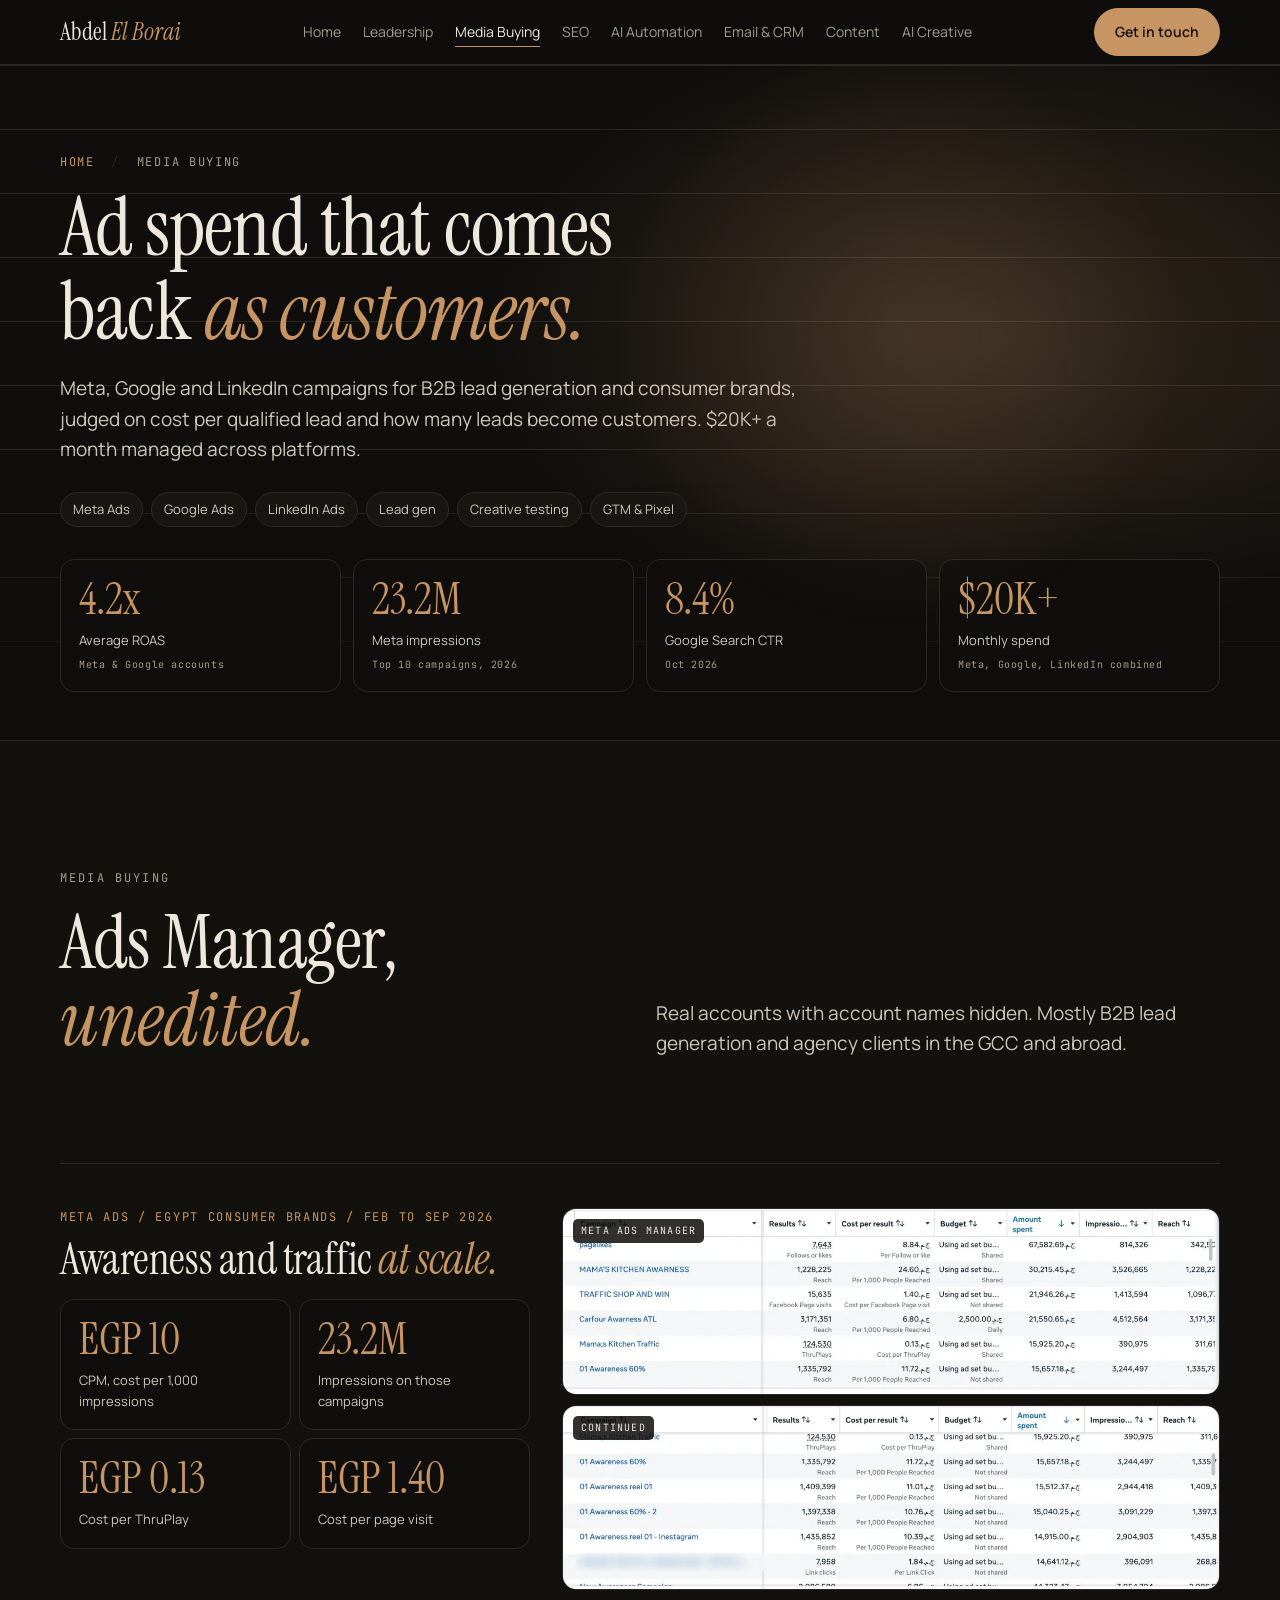
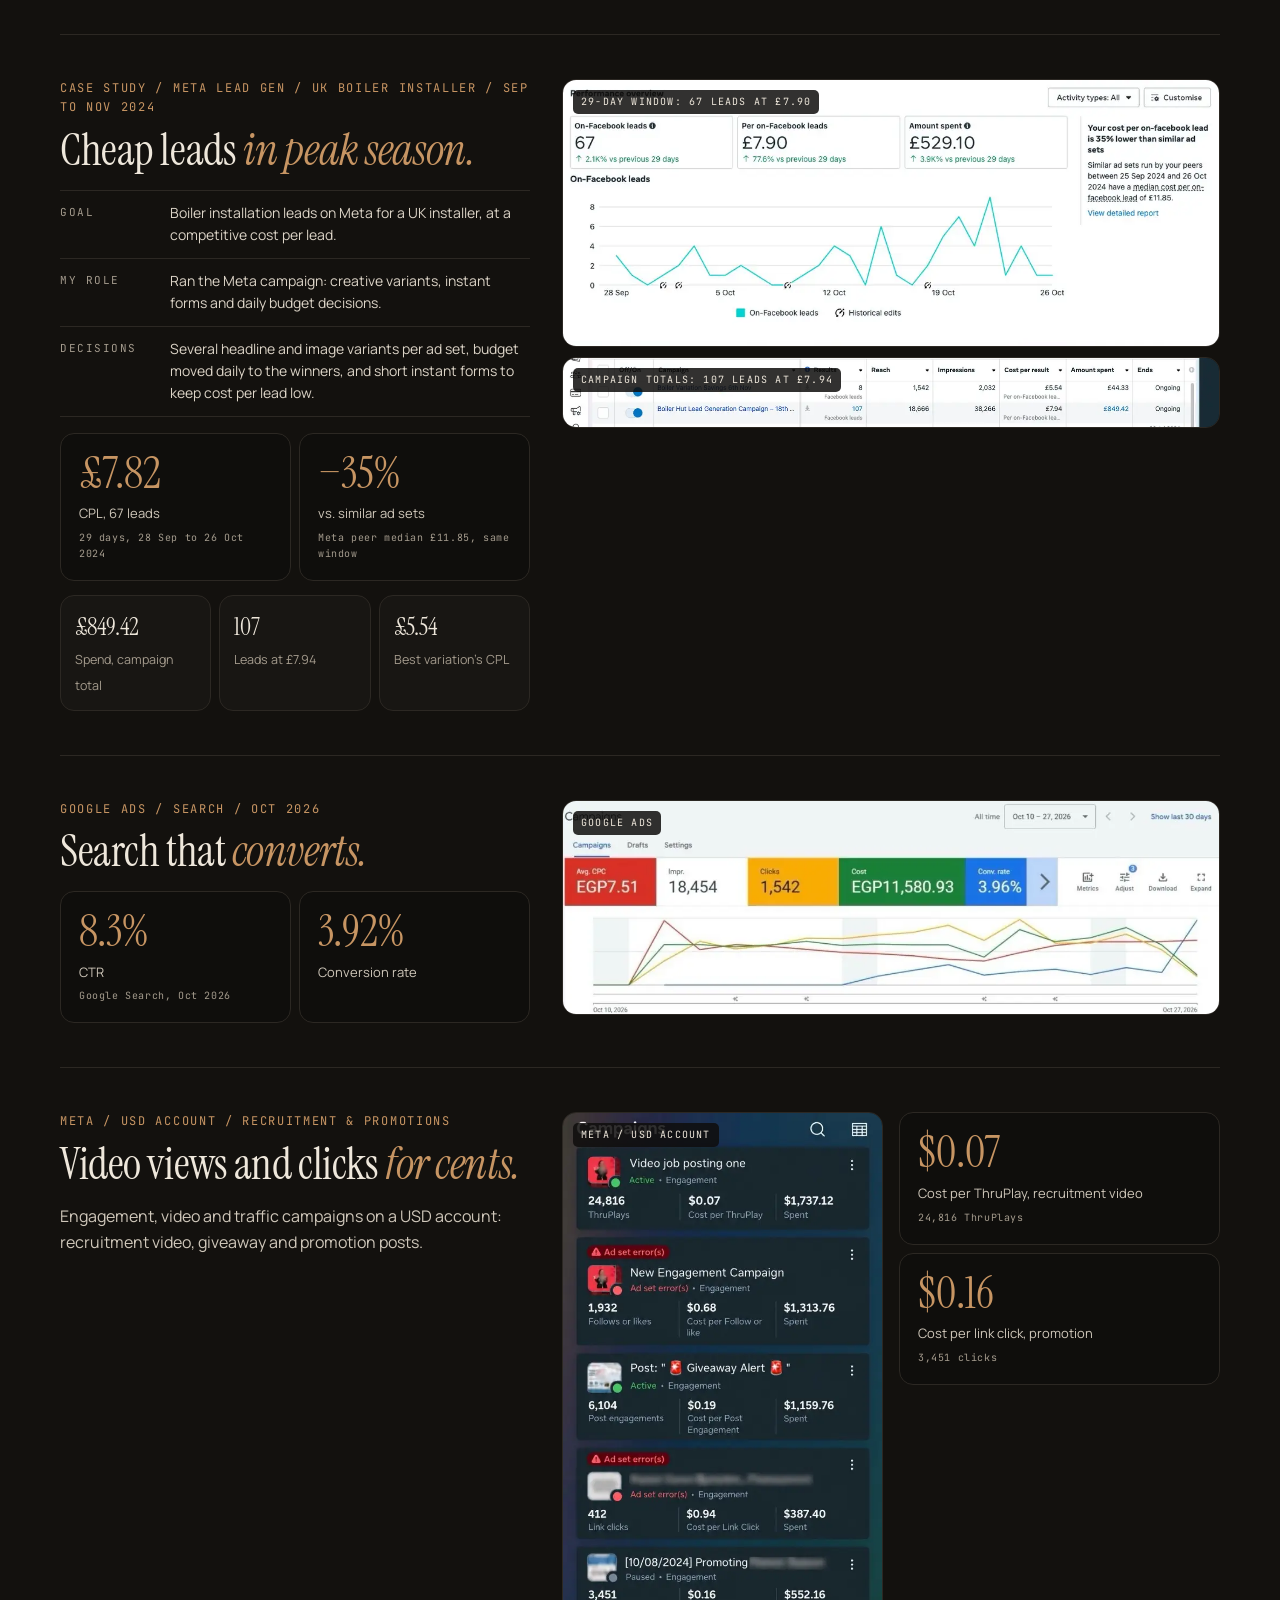
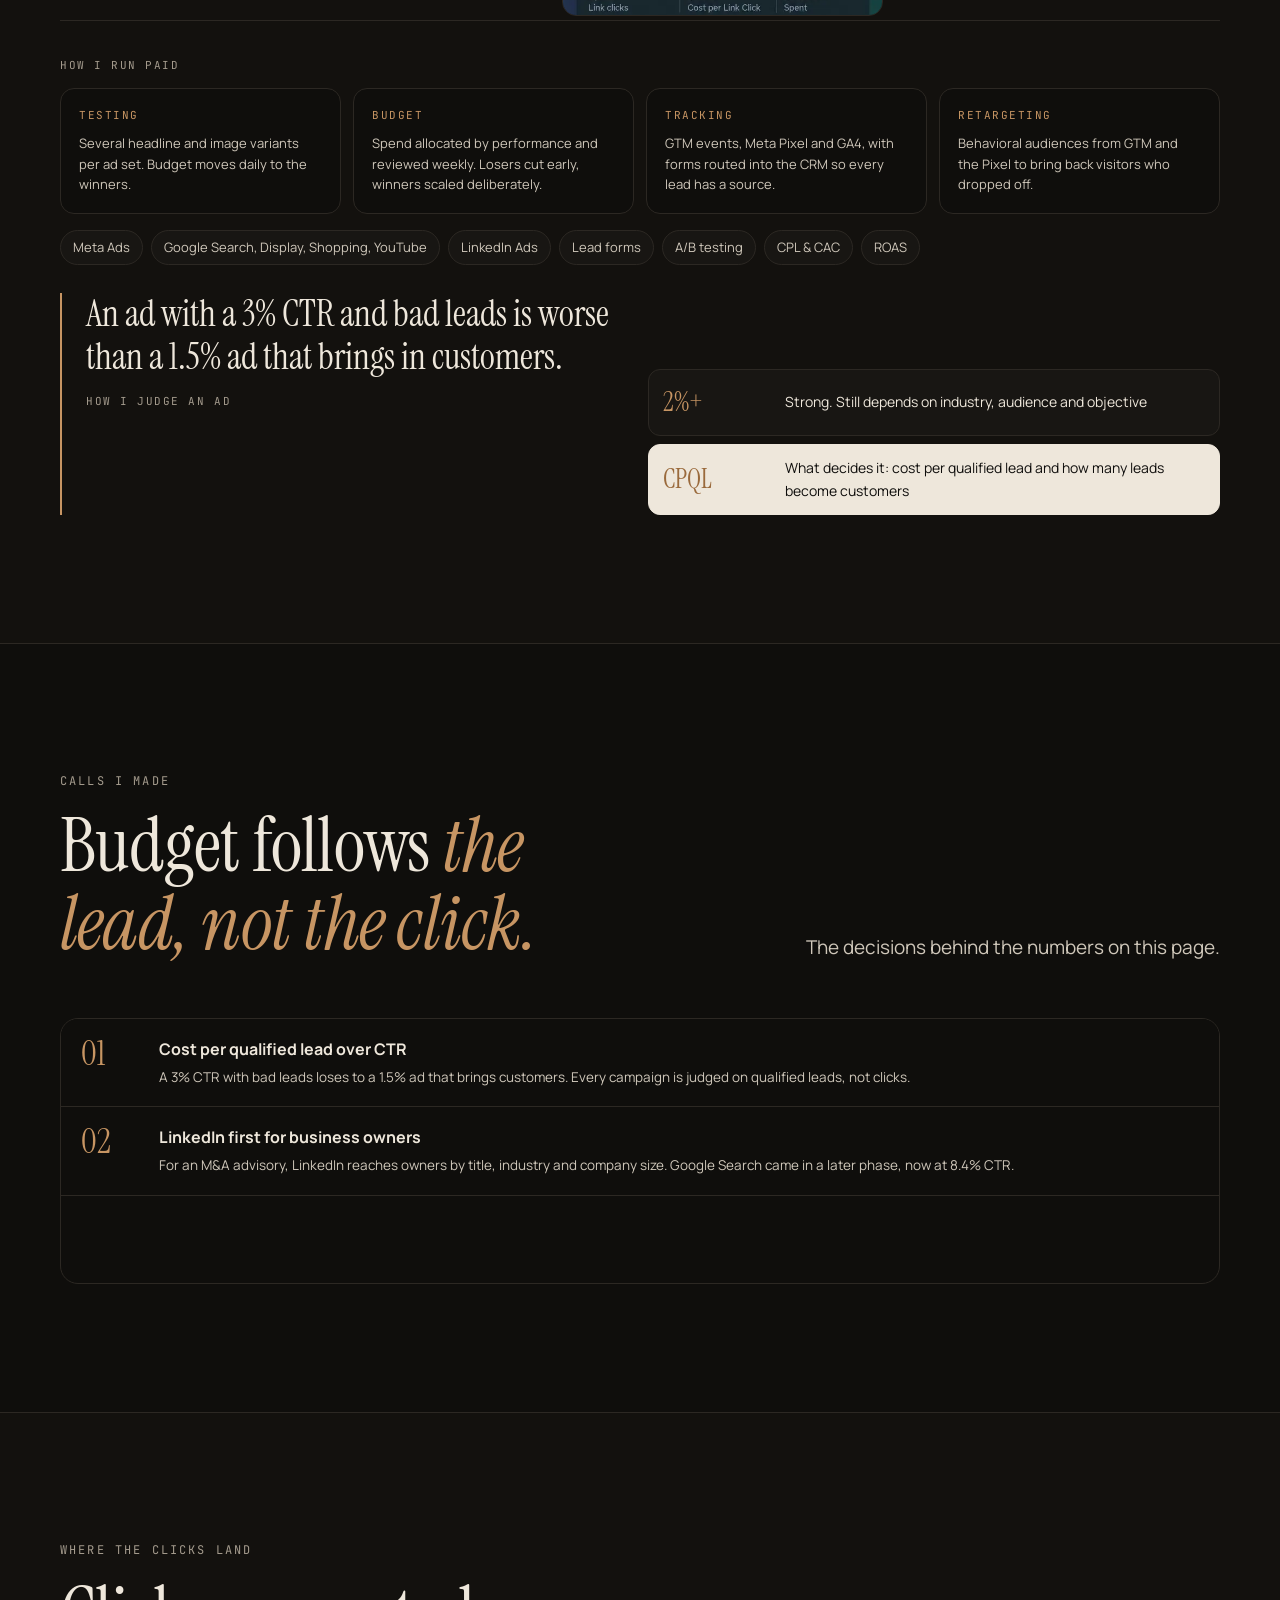
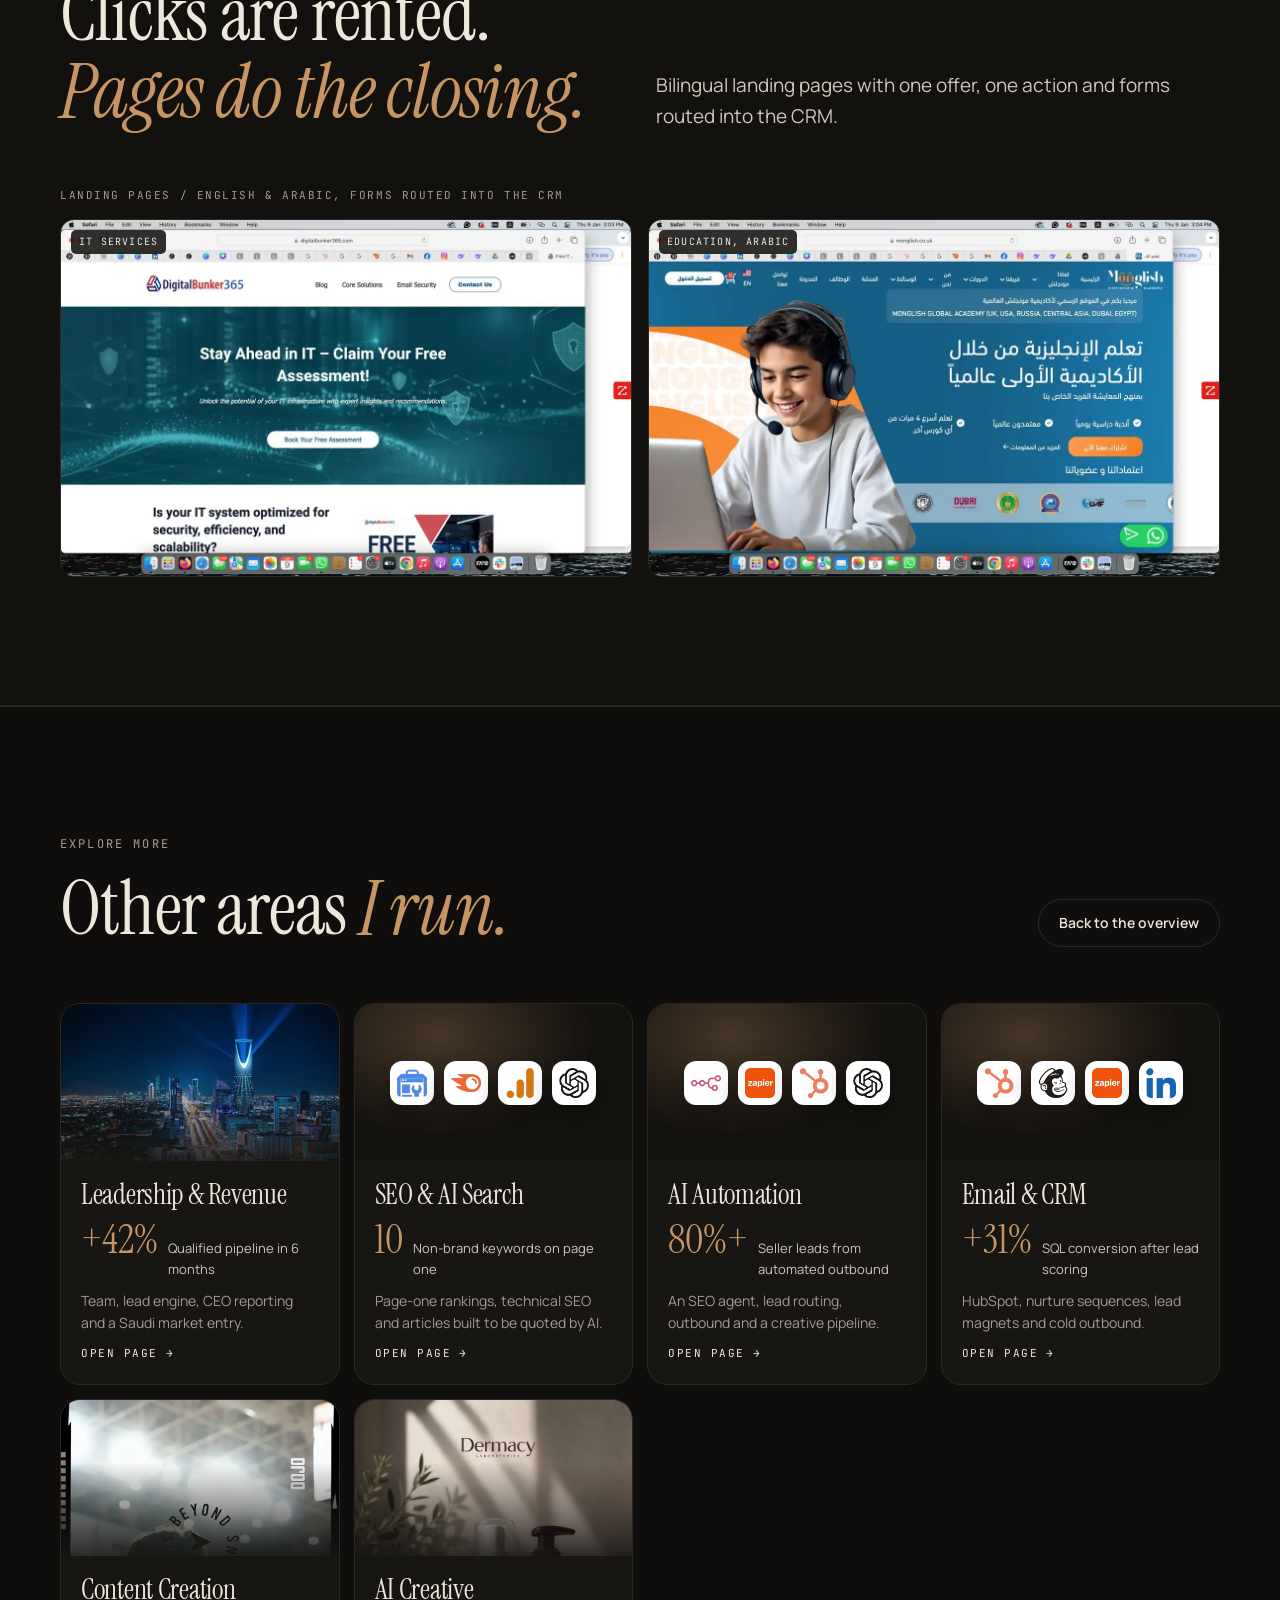
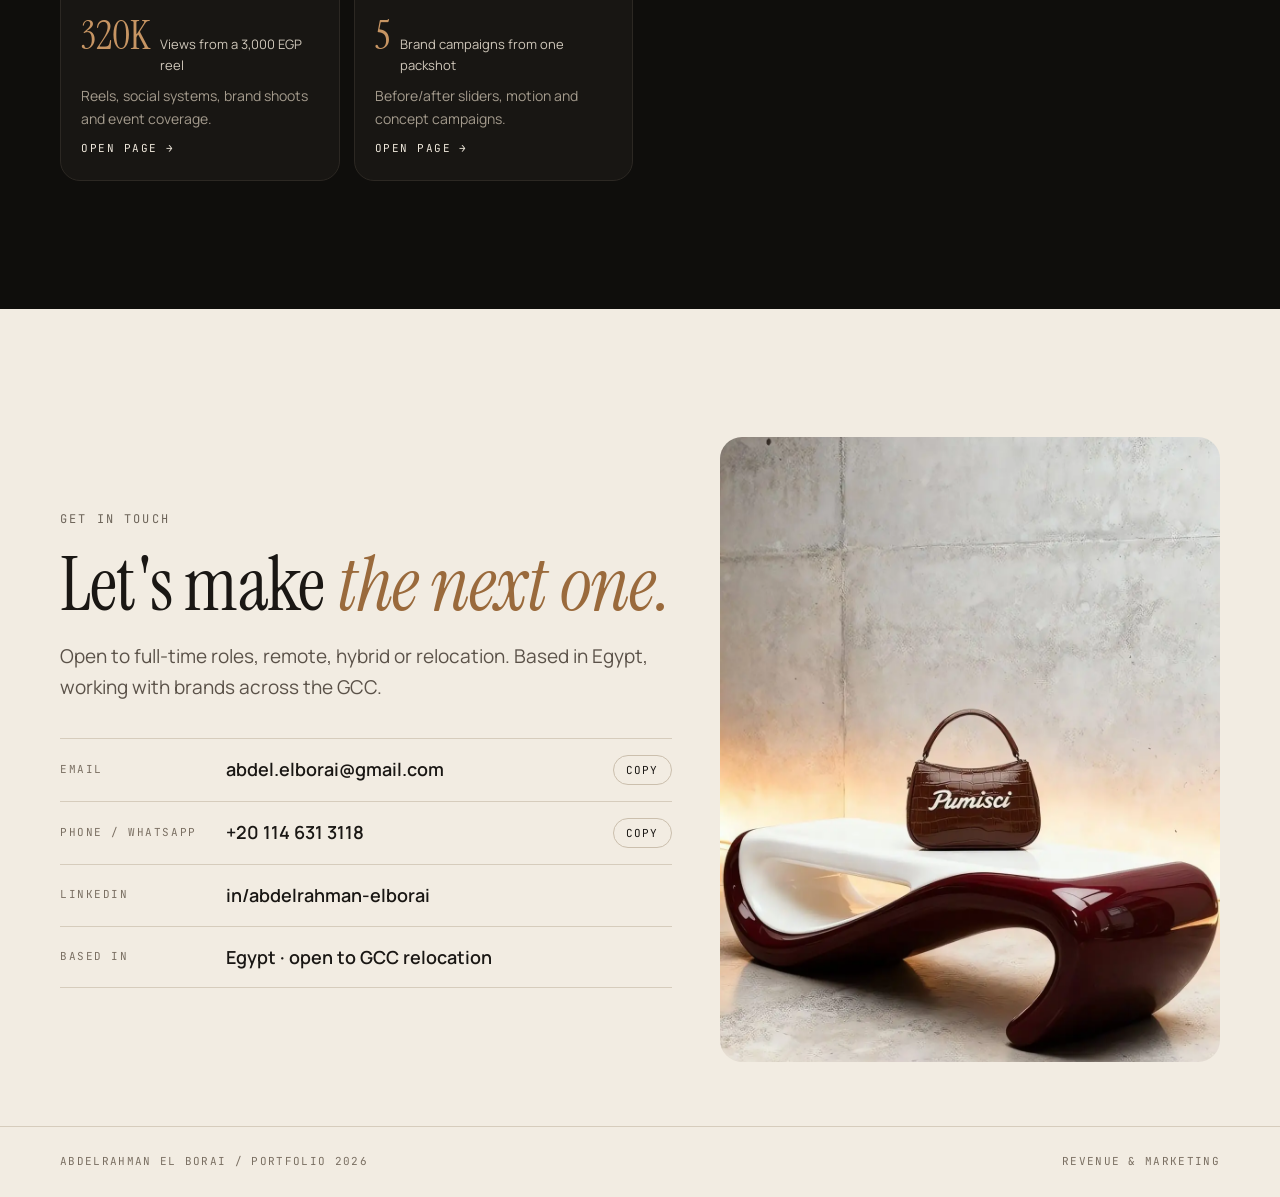
<file: media-buying.html>
<!DOCTYPE html>
<html lang="en">
<head>
<meta charset="utf-8">
<meta name="viewport" content="width=device-width, initial-scale=1">
<title>Media Buying | Abdelrahman El Borai</title>
<meta name="description" content="Meta, Google and LinkedIn ads with Ads Manager proof: lead gen, awareness and search.">
<meta property="og:type" content="website">
<meta property="og:title" content="Media Buying | Abdelrahman El Borai">
<meta property="og:description" content="Meta, Google and LinkedIn ads with Ads Manager proof: lead gen, awareness and search.">
<meta property="og:url" content="https://abdelelborai-lgtm.github.io/media-buying.html">
<link rel="canonical" href="https://abdelelborai-lgtm.github.io/media-buying.html">
<link rel="icon" href="data:image/svg+xml,%3Csvg xmlns='http://www.w3.org/2000/svg' viewBox='0 0 64 64'%3E%3Crect width='64' height='64' rx='14' fill='%230F0E0C'/%3E%3Ctext x='50%25' y='56%25' text-anchor='middle' dominant-baseline='middle' font-family='Georgia,serif' font-size='30' fill='%23C79563'%3EAE%3C/text%3E%3C/svg%3E">
<link rel="preconnect" href="https://fonts.googleapis.com">
<link rel="preconnect" href="https://fonts.gstatic.com" crossorigin>
<link href="https://fonts.googleapis.com/css2?family=Instrument+Serif:ital@0;1&family=Manrope:wght@400;500;600;700&family=JetBrains+Mono:wght@400;500&display=swap" rel="stylesheet">
<link rel="stylesheet" href="styles.css">
</head>
<body class="sub">
<div class="progress" aria-hidden="true"></div>
<div class="cur" aria-hidden="true"></div>
<button class="totop" type="button" aria-label="Back to top"><svg width="18" height="18" viewBox="0 0 24 24" fill="none" stroke="currentColor" stroke-width="2" stroke-linecap="round" aria-hidden="true"><path d="M12 19V5M5 12l7-7 7 7"/></svg></button>
<nav class="nav" aria-label="Main">
  <div class="wrap">
    <a class="brand" href="index.html">Abdel <span>El Borai</span></a>
    <ul><li><a href="index.html">Home<small>Overview, results, experience</small></a></li><li><a href="leadership.html">Leadership<small>Revenue, team, strategy</small></a></li><li><a href="media-buying.html" class="active" aria-current="page">Media Buying<small>Meta, Google, LinkedIn</small></a></li><li><a href="seo.html">SEO<small>Technical, content, AI search</small></a></li><li><a href="ai-automation.html">AI Automation<small>Agents, n8n, Zapier</small></a></li><li><a href="email-crm.html">Email & CRM<small>HubSpot, nurture, outbound</small></a></li><li><a href="content.html">Content<small>Reels, social, production</small></a></li><li><a href="ai-creative.html">AI Creative<small>Packshot to campaign</small></a></li><li class="m-only"><a href="#contact">Contact<small>Email, WhatsApp, LinkedIn</small></a></li></ul>
    <a class="btn" href="#contact">Get in touch</a>
    <button class="menu-btn" type="button" aria-label="Open menu" aria-expanded="false"><span></span></button>
  </div>
</nav><header class="hero phero" id="top">
  <div class="wrap">
    <p class="crumb"><a href="index.html">Home</a> <span>/</span> Media buying</p>
    <h1>Ad spend that comes back <em>as customers.</em></h1>
    <p class="lede">Meta, Google and LinkedIn campaigns for B2B lead generation and consumer brands, judged on cost per qualified lead and how many leads become customers. $20K+ a month managed across platforms.</p>
    <div class="facts"><span class="chip">Meta Ads</span><span class="chip">Google Ads</span><span class="chip">LinkedIn Ads</span><span class="chip">Lead gen</span><span class="chip">Creative testing</span><span class="chip">GTM &amp; Pixel</span></div>
    <div class="grid4 phero-kpis"><div class="mini-stat"><div class="big">4.2x</div><p>Average ROAS</p><small>Meta &amp; Google accounts</small></div><div class="mini-stat"><div class="big">23.2M</div><p>Meta impressions</p><small>Top 10 campaigns, 2026</small></div><div class="mini-stat"><div class="big">8.4%</div><p>Google Search CTR</p><small>Oct 2026</small></div><div class="mini-stat"><div class="big">$20K+</div><p>Monthly spend</p><small>Meta, Google, LinkedIn combined</small></div></div>
  </div>
</header><section id="media" class="sec-dark">
  <div class="wrap">
    <div class="sec-head">
      <div><p class="eyebrow">Media buying</p><h2 style="margin-top:16px">Ads Manager, <em>unedited.</em></h2></div>
      <p class="lede">Real accounts with account names hidden. Mostly B2B lead generation and agency clients in the GCC and abroad.</p>
    </div>

    <div class="mb-row">
      <div>
        <p class="tag mono-tag">Meta Ads / Egypt consumer brands / Feb to Sep 2026</p>
        <h3>Awareness and traffic <em>at scale.</em></h3>
        <div class="statline">
          <div class="mini-stat"><div class="big">EGP 10</div><p>CPM, cost per 1,000 impressions</p></div>
          <div class="mini-stat"><div class="big">23.2M</div><p>Impressions on those campaigns</p></div>
          <div class="mini-stat"><div class="big">EGP 0.13</div><p>Cost per ThruPlay</p></div>
          <div class="mini-stat"><div class="big">EGP 1.40</div><p>Cost per page visit</p></div>
        </div>
      </div>
      <div style="display:grid;gap:10px">
        <figure class="proof"><img src="img/meta-1.webp" alt="Meta Ads Manager campaigns sorted by spend, Feb to Sep 2026" decoding="async"><figcaption>Meta Ads Manager</figcaption></figure>
        <figure class="proof"><img src="img/meta-2.webp" alt="More Meta campaigns, awareness reels and traffic" decoding="async"><figcaption>Continued</figcaption></figure>
      </div>
    </div>

    <div class="mb-row">
      <div>
        <p class="tag mono-tag" id="uk-case">Case study / Meta lead gen / UK boiler installer / Sep to Nov 2024</p>
        <h3>Cheap leads <em>in peak season.</em></h3>
        <dl class="meta">
          <dt>Goal</dt><dd>Boiler installation leads on Meta for a UK installer, at a competitive cost per lead.</dd>
          <dt>My role</dt><dd>Ran the Meta campaign: creative variants, instant forms and daily budget decisions.</dd>
          <dt>Decisions</dt><dd>Several headline and image variants per ad set, budget moved daily to the winners, and short instant forms to keep cost per lead low.</dd>
        </dl>
        <div class="statline">
          <div class="mini-stat"><div class="big">&pound;7.90</div><p>CPL, 67 leads</p><small>29 days, 28 Sep to 26 Oct 2024</small></div>
          <div class="mini-stat"><div class="big">&minus;35%</div><p>vs. similar ad sets</p><small>Meta peer median &pound;11.85, same window</small></div>
        </div>
        <div class="funnel-mini" aria-label="Campaign funnel">
          <div><b>&pound;849.42</b><span>Spend, campaign total</span></div>
          <div><b>107</b><span>Leads at &pound;7.94</span></div>
          <div><b>&pound;5.54</b><span>Best variation&rsquo;s CPL</span></div>
        </div>
      </div>
      <div style="display:grid;gap:10px">
        <figure class="proof"><img src="img/boiler-overview.webp" alt="Meta performance overview, 28 Sep to 26 Oct 2024: 67 leads, 7.90 pounds per lead, 35 percent lower than similar ad sets" decoding="async"><figcaption>29-day window: 67 leads at &pound;7.90</figcaption></figure>
        <figure class="proof"><img src="img/boiler-campaigns.webp" alt="Campaign table: 107 leads at 7.94 pounds on 849.42 pounds spend, plus a variation with 8 leads at 5.54 pounds" decoding="async"><figcaption>Campaign totals: 107 leads at &pound;7.94</figcaption></figure>
      </div>
    </div>

    <div class="mb-row">
      <div>
        <p class="tag mono-tag">Google Ads / Search / Oct 2026</p>
        <h3>Search that <em>converts.</em></h3>
        <div class="statline">
          <div class="mini-stat"><div class="big">8.4%</div><p>CTR</p><small>Google Search, Oct 2026</small></div>
          <div class="mini-stat"><div class="big">3.96%</div><p>Conversion rate</p></div>
        </div>
      </div>
      <div><figure class="proof"><img src="img/gads.webp" alt="Google Ads overview: 1,542 clicks, 3.96 percent conversion rate" decoding="async"><figcaption>Google Ads</figcaption></figure></div>
    </div>


    <div class="mb-row">
      <div>
        <p class="tag mono-tag">Meta / USD account / recruitment &amp; promotions</p>
        <h3>Video views and clicks <em>for cents.</em></h3>
        <p class="sum">Engagement, video and traffic campaigns on a USD account: recruitment video, giveaway and promotion posts.</p>
      </div>
      <div><div class="grid2" style="align-items:start">
          <figure class="proof" style="background:#111"><img loading="lazy" src="img/meta-mobile.webp" alt="Meta mobile campaigns in USD: ThruPlays at 7 cents" decoding="async"><figcaption>Meta / USD account</figcaption></figure>
          <div class="statline" style="grid-template-columns:1fr">
            <div class="mini-stat"><div class="big">$0.07</div><p>Cost per ThruPlay, recruitment video</p><small>24,816 ThruPlays</small></div>
            <div class="mini-stat"><div class="big">$0.16</div><p>Cost per link click, promotion</p><small>3,451 clicks</small></div>
          </div>
        </div></div>
    </div>
    <div class="paid-how">
      <p class="label" style="margin-bottom:14px">How I run paid</p>
      <div class="grid4">
        <div class="mini-stat"><p class="ph-k">Testing</p><p>Several headline and image variants per ad set. Budget moves daily to the winners.</p></div>
        <div class="mini-stat"><p class="ph-k">Budget</p><p>Spend allocated by performance and reviewed weekly. Losers cut early, winners scaled deliberately.</p></div>
        <div class="mini-stat"><p class="ph-k">Tracking</p><p>GTM events, Meta Pixel and GA4, with forms routed into the CRM so every lead has a source.</p></div>
        <div class="mini-stat"><p class="ph-k">Retargeting</p><p>Behavioral audiences from GTM and the Pixel to bring back visitors who dropped off.</p></div>
      </div>
      <div class="facts" style="margin-top:16px"><span class="chip">Meta Ads</span><span class="chip">Google Search, Display, Shopping, YouTube</span><span class="chip">LinkedIn Ads</span><span class="chip">Lead forms</span><span class="chip">A/B testing</span><span class="chip">CPL &amp; CAC</span><span class="chip">ROAS</span></div>
    </div>
    <div class="philo">
      <div class="quote">An ad with a 3% CTR and bad leads is worse than a 1.5% ad that brings in customers.<small>How I judge an ad</small></div>
      <div class="bench">
        <div><b>1.5%+</b>Healthy link CTR on Facebook, cold audiences</div>
        <div><b>2%+</b>Strong. Still depends on industry, audience and objective</div>
        <div><b>CPQL</b>What decides it: cost per qualified lead and how many leads become customers</div>
      </div>
    </div>
  </div>
</section><section id="decisions"><div class="wrap">
<div class="sec-head"><div><p class="eyebrow">Calls I made</p><h2 style="margin-top:16px">Budget follows <em>the lead, not the click.</em></h2></div><p class="lede">The decisions behind the numbers on this page.</p></div>
<div class="deliv">
<div><span class="k">01</span><div><h4>Cost per qualified lead over CTR</h4><p>A 3% CTR with bad leads loses to a 1.5% ad that brings customers. Every campaign is judged on qualified leads, not clicks.</p></div></div>
<div><span class="k">02</span><div><h4>LinkedIn first for business owners</h4><p>For an M&amp;A advisory, LinkedIn reaches owners by title, industry and company size. Google Search came in a later phase, now at 8.4% CTR.</p></div></div>
<div><span class="k">03</span><div><h4>Instant forms and daily budget shifts</h4><p>Short Meta instant forms and budget moved to winning variants every day. That is how the UK campaign landed &pound;7.90 per lead, 35% below similar ad sets.</p></div></div>
</div></div></section><section id="pages" class="sec-dark"><div class="wrap"><div class="sec-head"><div><p class="eyebrow">Where the clicks land</p><h2 style="margin-top:16px">Clicks are rented. <em>Pages do the closing.</em></h2></div><p class="lede">Bilingual landing pages with one offer, one action and forms routed into the CRM.</p></div><p class="label" style="margin:0 0 14px">Landing pages / English &amp; Arabic, forms routed into the CRM</p>
    <div class="grid2">
      <figure class="proof"><img src="img/lp-it.webp" alt="IT services landing page in English" decoding="async"><figcaption>IT services</figcaption></figure>
      <figure class="proof"><img src="img/lp-edu.webp" alt="Education landing page in Arabic" decoding="async"><figcaption>Education, Arabic</figcaption></figure>
    </div></div></section><section class="more" id="explore-more">
  <div class="wrap">
    <div class="sec-head"><div><p class="eyebrow">Explore more</p><h2 style="margin-top:16px">Other areas <em>I run.</em></h2></div><p class="lede"><a class="btn ghost" href="index.html">Back to the overview</a></p></div>
    <div class="xgrid"><a class="xcard" href="leadership.html"><div class="xc-img"><img src="img/ksa-city.webp" alt="" decoding="async"></div><div class="xc-body"><h3>Leadership &amp; Revenue</h3><div class="xc-stat"><b>+42%</b><span>Qualified pipeline in 6 months</span></div><p>Team, lead engine, CEO reporting and a Saudi market entry.</p><span class="xc-go">Open page <i>&rarr;</i></span></div></a><a class="xcard" href="seo.html"><div class="xc-img xc-ico"><div class="xc-icons"><img src="icons/search-console.png" alt=""><img src="icons/semrush.png" alt=""><img src="icons/ga4.png" alt=""><img src="icons/chatgpt.png" alt=""></div></div><div class="xc-body"><h3>SEO &amp; AI Search</h3><div class="xc-stat"><b>10</b><span>Non-brand keywords on page one</span></div><p>Page-one rankings, technical SEO and articles built to be quoted by AI.</p><span class="xc-go">Open page <i>&rarr;</i></span></div></a><a class="xcard" href="ai-automation.html"><div class="xc-img xc-ico"><div class="xc-icons"><img src="icons/n8n.png" alt=""><img src="icons/zapier.png" alt=""><img src="icons/hubspot.png" alt=""><img src="icons/chatgpt.png" alt=""></div></div><div class="xc-body"><h3>AI Automation</h3><div class="xc-stat"><b>80%+</b><span>Seller leads from automated outbound</span></div><p>An SEO agent, lead routing, outbound and a creative pipeline.</p><span class="xc-go">Open page <i>&rarr;</i></span></div></a><a class="xcard" href="email-crm.html"><div class="xc-img xc-ico"><div class="xc-icons"><img src="icons/hubspot.png" alt=""><img src="icons/mailchimp.png" alt=""><img src="icons/zapier.png" alt=""><img src="icons/linkedin-ads.png" alt=""></div></div><div class="xc-body"><h3>Email &amp; CRM</h3><div class="xc-stat"><b>+31%</b><span>SQL conversion after lead scoring</span></div><p>HubSpot, nurture sequences, lead magnets and cold outbound.</p><span class="xc-go">Open page <i>&rarr;</i></span></div></a><a class="xcard" href="content.html"><div class="xc-img"><img src="img/dojo.webp" alt="" decoding="async"></div><div class="xc-body"><h3>Content Creation</h3><div class="xc-stat"><b>320K</b><span>Views from a 3,000 EGP reel</span></div><p>Reels, social systems, brand shoots and event coverage.</p><span class="xc-go">Open page <i>&rarr;</i></span></div></a><a class="xcard" href="ai-creative.html"><div class="xc-img"><img src="img/dermacy-final.webp" alt="" decoding="async"></div><div class="xc-body"><h3>AI Creative</h3><div class="xc-stat"><b>5</b><span>Brand campaigns from one packshot</span></div><p>Before/after sliders, motion and concept campaigns.</p><span class="xc-go">Open page <i>&rarr;</i></span></div></a></div>
  </div>
</section><section class="contact" id="contact">
  <div class="wrap c-grid">
    <div>
      <p class="eyebrow">Get in touch</p>
      <h2 style="margin-top:16px">Let's make <em>the next one.</em></h2>
      <p class="lede" style="color:#5B5249;margin-top:18px">Open to full-time roles, remote, hybrid or relocation. Based in Egypt, working with brands across the GCC.</p>
      <div class="c-list">
        <div class="c-row"><span class="k">Email</span><a href="mailto:abdel.elborai@gmail.com">abdel.elborai@gmail.com</a><button class="copy" type="button" data-copy="abdel.elborai@gmail.com">Copy</button></div>
        <div class="c-row"><span class="k">Phone / WhatsApp</span><a href="https://wa.me/201146313118" target="_blank" rel="noopener">+20 114 631 3118</a><button class="copy" type="button" data-copy="+201146313118">Copy</button></div>
        <div class="c-row"><span class="k">LinkedIn</span><a href="https://www.linkedin.com/in/abdelrahman-elborai-319b83185/" target="_blank" rel="noopener">in/abdelrahman-elborai</a><span></span></div>
        <div class="c-row"><span class="k">Based in</span><span class="v">Egypt &middot; open to GCC relocation</span><span></span></div>
      </div>
    </div>
    <div class="c-img"><img src="img/contact.webp" alt="Leather bag on a sculpted red chair, concept campaign" decoding="async"></div>
  </div>
</section><footer><div class="wrap"><span>Abdelrahman El Borai / Portfolio 2026</span><span>Revenue &amp; Marketing</span></div></footer>
<div class="lb" id="lb" role="dialog" aria-modal="true" aria-label="Image viewer">
  <button class="x" type="button" aria-label="Close">&times;</button>
  <button class="pv" type="button" aria-label="Previous image">&lsaquo;</button>
  <img alt="">
  <button class="nx" type="button" aria-label="Next image">&rsaquo;</button>
  <p class="lbcap"></p>
</div>
<script src="app.js"></script>
</body>
</html>
</file>
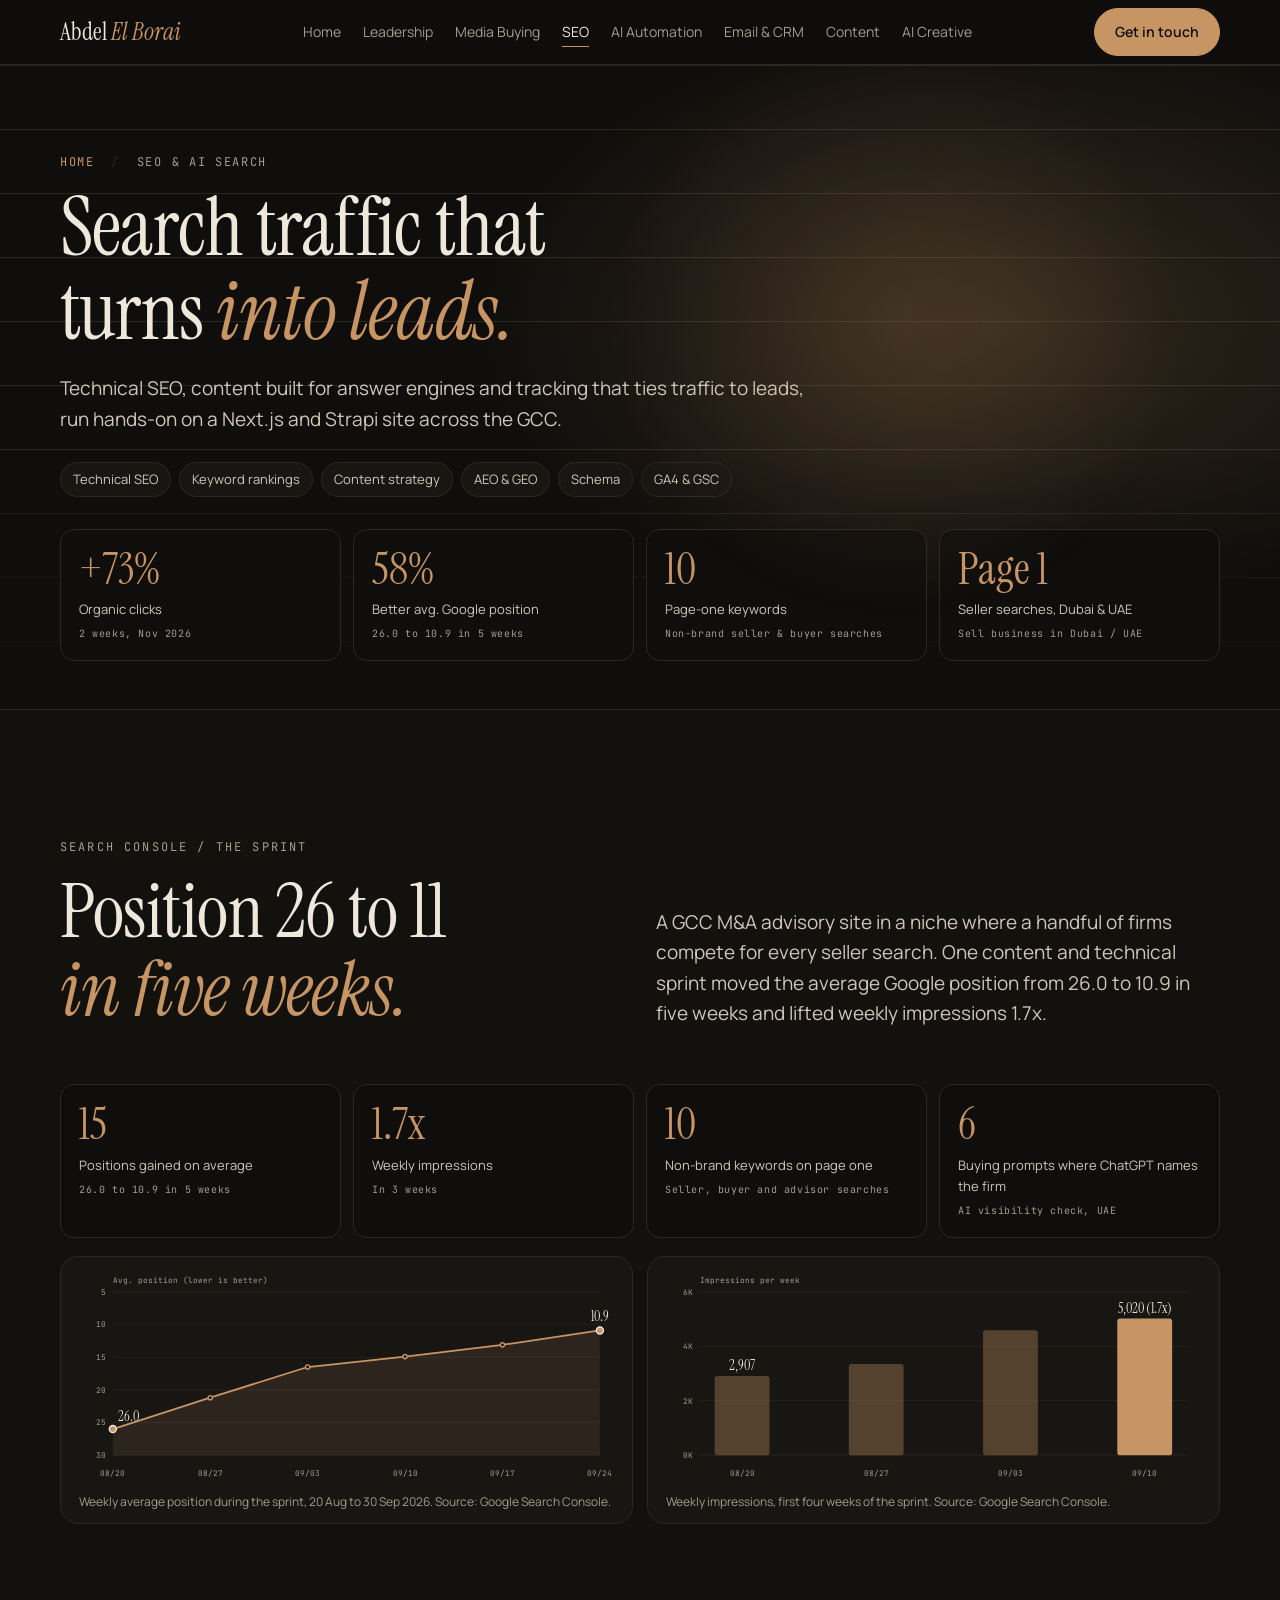
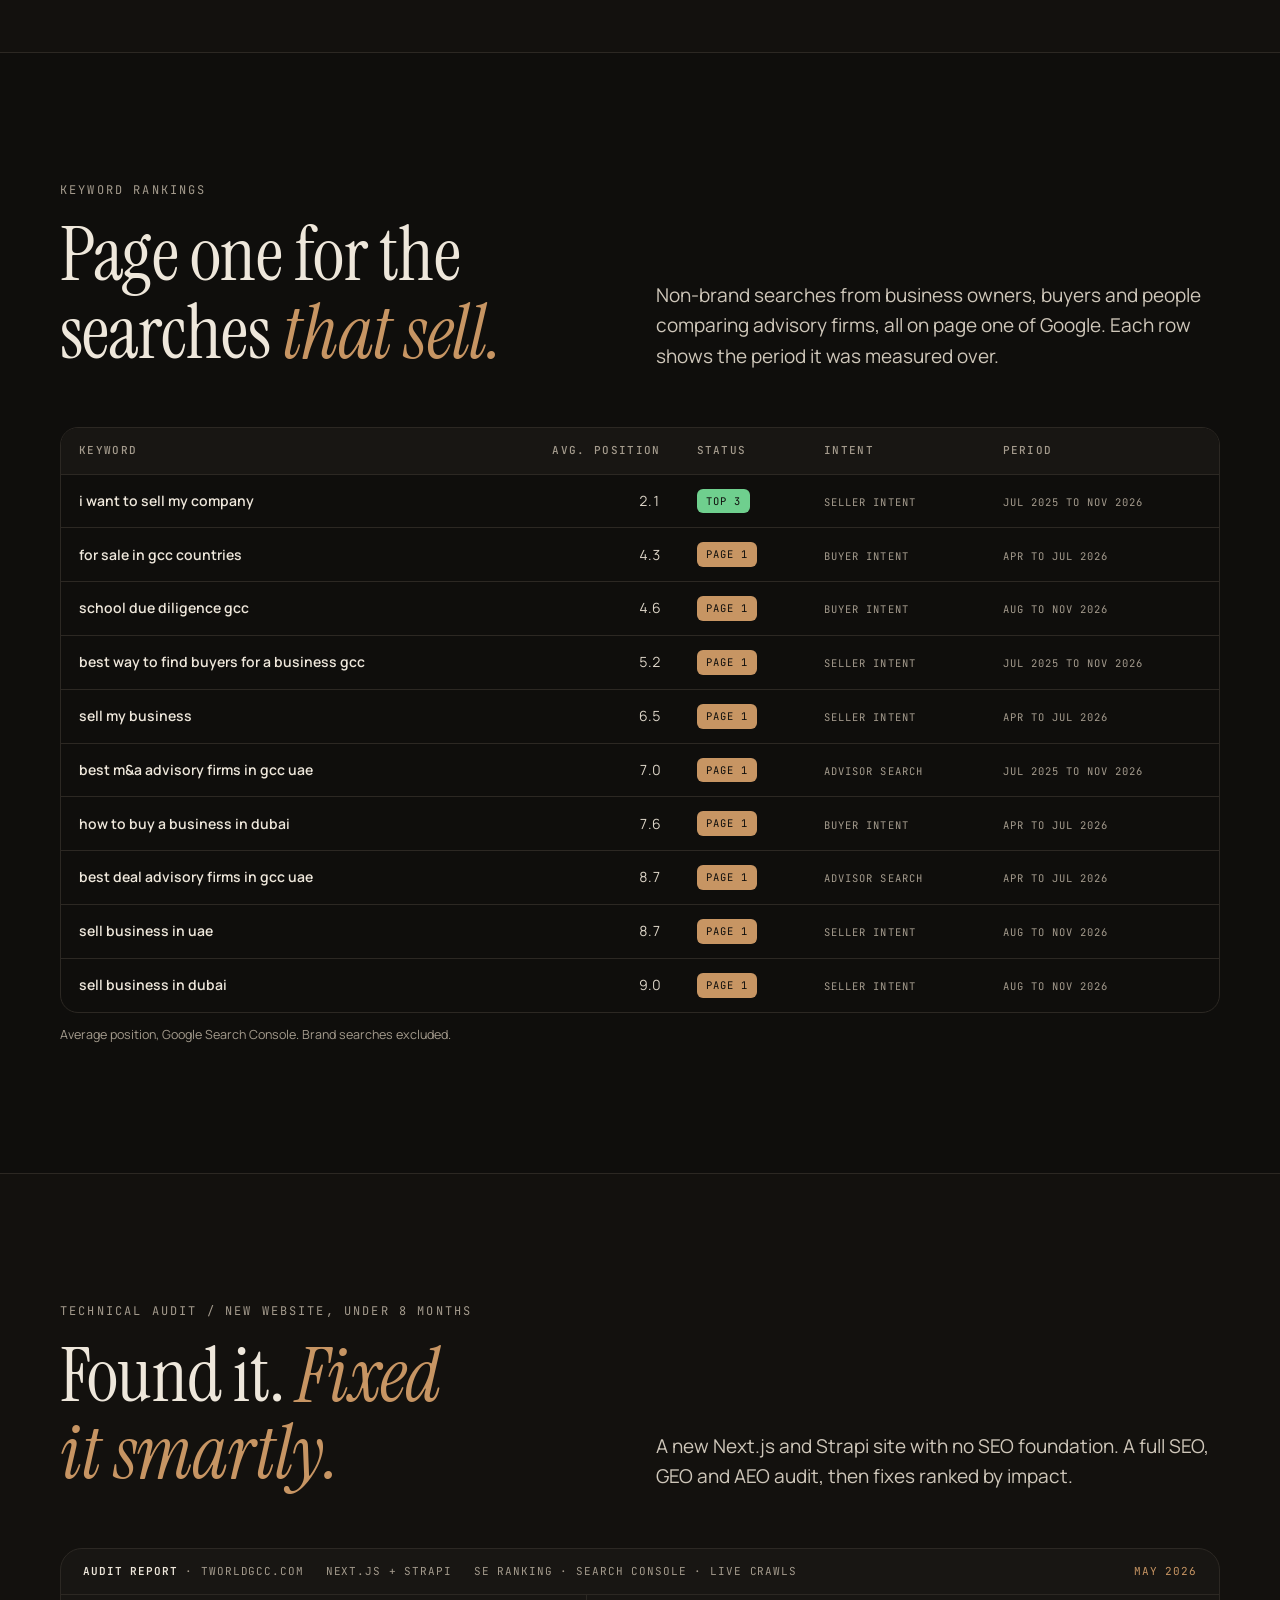
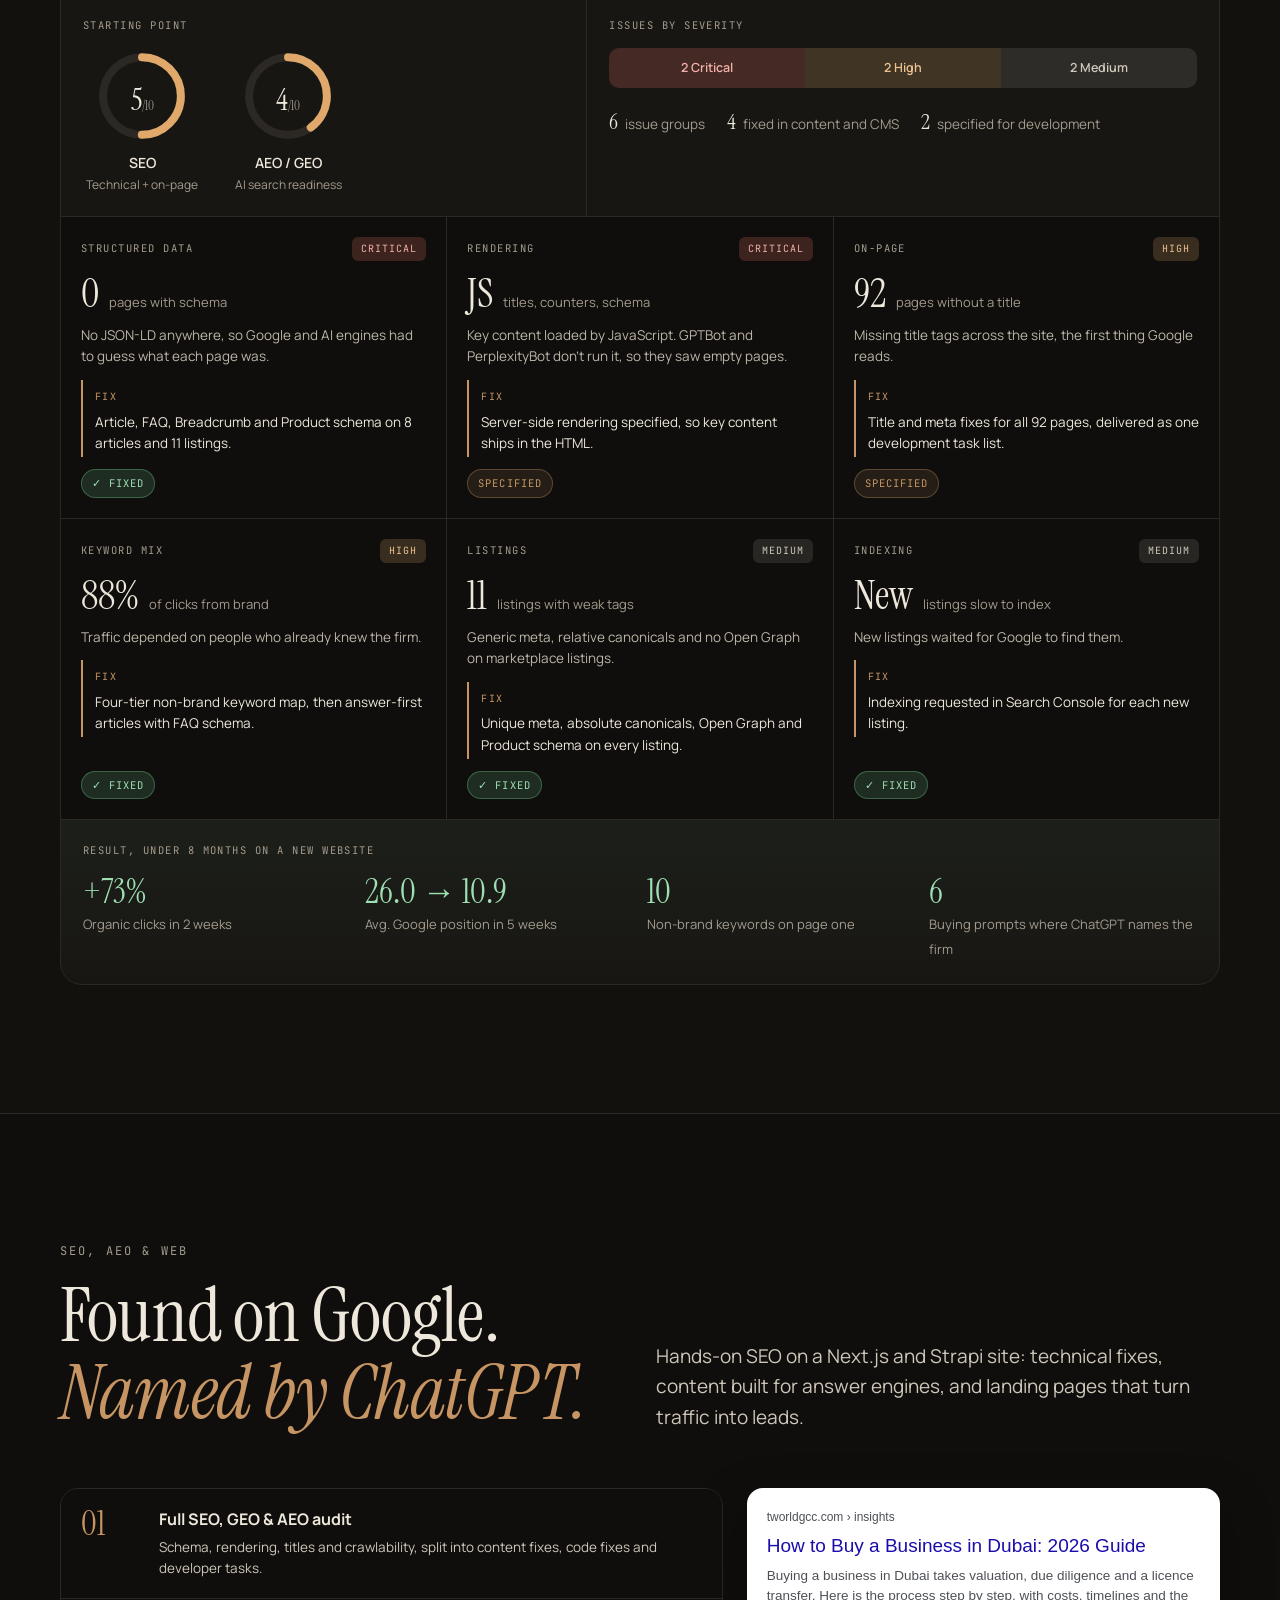
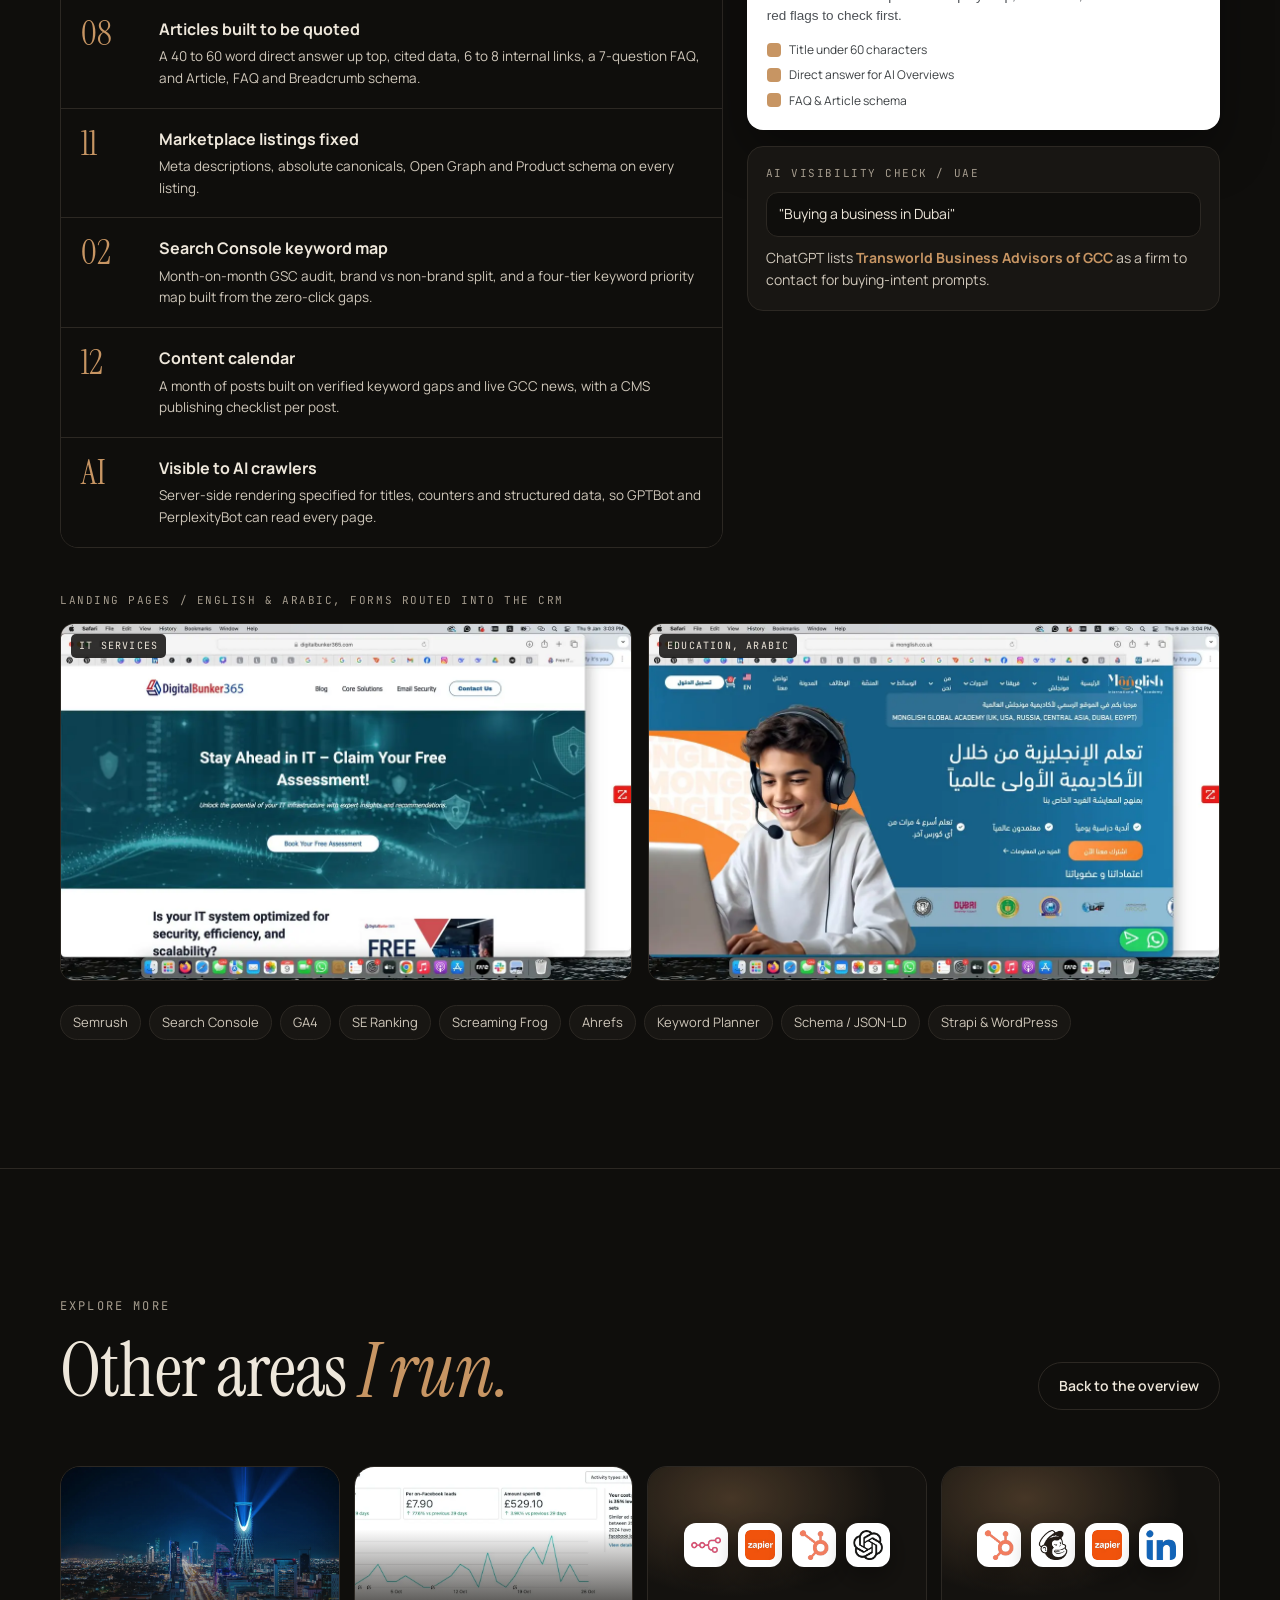
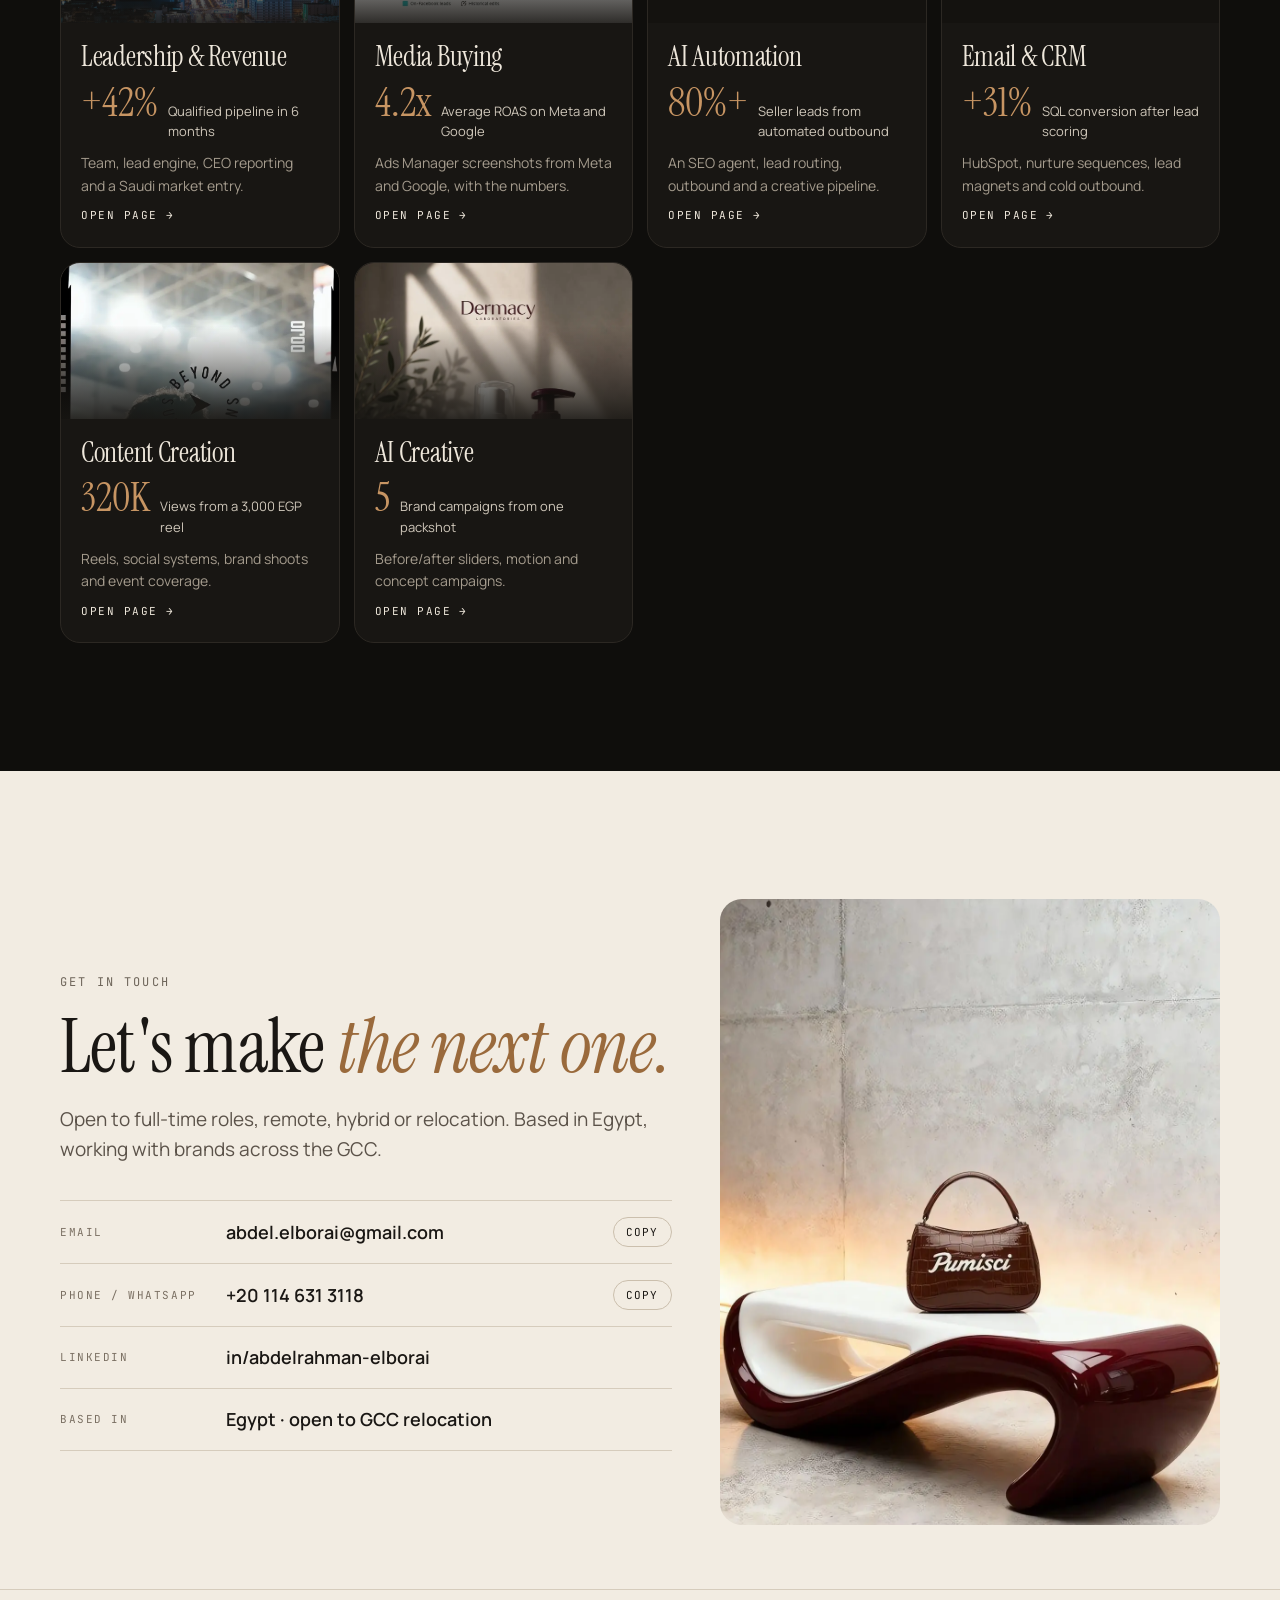
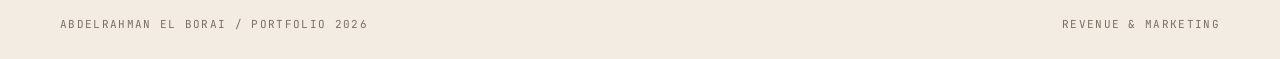
<file: seo.html>
<!DOCTYPE html>
<html lang="en">
<head>
<meta charset="utf-8">
<meta name="viewport" content="width=device-width, initial-scale=1">
<title>SEO & AI Search | Abdelrahman El Borai</title>
<meta name="description" content="Technical SEO, AEO and GEO: audits, schema, articles built to be quoted and landing pages.">
<meta property="og:type" content="website">
<meta property="og:title" content="SEO & AI Search | Abdelrahman El Borai">
<meta property="og:description" content="Technical SEO, AEO and GEO: audits, schema, articles built to be quoted and landing pages.">
<meta property="og:url" content="https://abdelelborai-lgtm.github.io/seo.html">
<link rel="canonical" href="https://abdelelborai-lgtm.github.io/seo.html">
<link rel="icon" href="data:image/svg+xml,%3Csvg xmlns='http://www.w3.org/2000/svg' viewBox='0 0 64 64'%3E%3Crect width='64' height='64' rx='14' fill='%230F0E0C'/%3E%3Ctext x='50%25' y='56%25' text-anchor='middle' dominant-baseline='middle' font-family='Georgia,serif' font-size='30' fill='%23C79563'%3EAE%3C/text%3E%3C/svg%3E">
<link rel="preconnect" href="https://fonts.googleapis.com">
<link rel="preconnect" href="https://fonts.gstatic.com" crossorigin>
<link href="https://fonts.googleapis.com/css2?family=Instrument+Serif:ital@0;1&family=Manrope:wght@400;500;600;700&family=JetBrains+Mono:wght@400;500&display=swap" rel="stylesheet">
<link rel="stylesheet" href="styles.css">
</head>
<body class="sub">
<div class="progress" aria-hidden="true"></div>
<div class="cur" aria-hidden="true"></div>
<button class="totop" type="button" aria-label="Back to top"><svg width="18" height="18" viewBox="0 0 24 24" fill="none" stroke="currentColor" stroke-width="2" stroke-linecap="round" aria-hidden="true"><path d="M12 19V5M5 12l7-7 7 7"/></svg></button>
<nav class="nav" aria-label="Main">
  <div class="wrap">
    <a class="brand" href="index.html">Abdel <span>El Borai</span></a>
    <ul><li><a href="index.html">Home<small>Overview, results, experience</small></a></li><li><a href="leadership.html">Leadership<small>Revenue, team, strategy</small></a></li><li><a href="media-buying.html">Media Buying<small>Meta, Google, LinkedIn</small></a></li><li><a href="seo.html" class="active" aria-current="page">SEO<small>Technical, content, AI search</small></a></li><li><a href="ai-automation.html">AI Automation<small>Agents, n8n, Zapier</small></a></li><li><a href="email-crm.html">Email & CRM<small>HubSpot, nurture, outbound</small></a></li><li><a href="content.html">Content<small>Reels, social, production</small></a></li><li><a href="ai-creative.html">AI Creative<small>Packshot to campaign</small></a></li><li class="m-only"><a href="#contact">Contact<small>Email, WhatsApp, LinkedIn</small></a></li></ul>
    <a class="btn" href="#contact">Get in touch</a>
    <button class="menu-btn" type="button" aria-label="Open menu" aria-expanded="false"><span></span></button>
  </div>
</nav><header class="hero phero" id="top">
  <div class="wrap">
    <p class="crumb"><a href="index.html">Home</a> <span>/</span> SEO &amp; AI search</p>
    <h1>Search traffic that turns <em>into leads.</em></h1>
    <p class="lede">Technical SEO, content built for answer engines and tracking that ties traffic to leads, run hands-on on a Next.js and Strapi site across the GCC.</p>
    <div class="facts"><span class="chip">Technical SEO</span><span class="chip">Keyword rankings</span><span class="chip">Content strategy</span><span class="chip">AEO &amp; GEO</span><span class="chip">Schema</span><span class="chip">GA4 &amp; GSC</span></div>
    <div class="grid4 phero-kpis"><div class="mini-stat"><div class="big">+73%</div><p>Organic clicks</p><small>2 weeks, Nov 2026</small></div><div class="mini-stat"><div class="big">58%</div><p>Better avg. Google position</p><small>26.0 to 10.9 in 5 weeks</small></div><div class="mini-stat"><div class="big">10</div><p>Page-one keywords</p><small>Non-brand seller &amp; buyer searches</small></div><div class="mini-stat"><div class="big">Page 1</div><p>Seller searches, Dubai &amp; UAE</p><small>Sell business in Dubai / UAE</small></div></div>
  </div>
</header><section id="gsc" class="sec-dark">
  <div class="wrap">
    <div class="sec-head"><div><p class="eyebrow">Search Console / the sprint</p><h2 style="margin-top:16px">Position 26 to 11 <em>in five weeks.</em></h2></div><p class="lede">A GCC M&amp;A advisory site in a niche where a handful of firms compete for every seller search. One content and technical sprint moved the average Google position from 26.0 to 10.9 in five weeks and lifted weekly impressions 1.7x.</p></div>
    <div class="grid4" style="margin-bottom:18px">
      <div class="mini-stat"><div class="big">15</div><p>Positions gained on average</p><small>26.0 to 10.9 in 5 weeks</small></div>
      <div class="mini-stat"><div class="big">1.7x</div><p>Weekly impressions</p><small>In 3 weeks</small></div>
      <div class="mini-stat"><div class="big">10</div><p>Non-brand keywords on page one</p><small>Seller, buyer and advisor searches</small></div>
      <div class="mini-stat"><div class="big">6</div><p>Buying prompts where ChatGPT names the firm</p><small>AI visibility check, UAE</small></div>
    </div>
    <div class="charts">
      <figure class="chart-card"><svg viewBox="0 0 760 300" class="chart" role="img" aria-label="Weekly average Google position during the sprint, 26.0 in the week of 20 Aug to 10.9 in the week of 24 Sep."><line x1="48" x2="740" y1="24.0" y2="24.0" class="g"/><text x="38" y="28.0" class="ax" text-anchor="end">5</text><line x1="48" x2="740" y1="70.4" y2="70.4" class="g"/><text x="38" y="74.4" class="ax" text-anchor="end">10</text><line x1="48" x2="740" y1="116.8" y2="116.8" class="g"/><text x="38" y="120.8" class="ax" text-anchor="end">15</text><line x1="48" x2="740" y1="163.2" y2="163.2" class="g"/><text x="38" y="167.2" class="ax" text-anchor="end">20</text><line x1="48" x2="740" y1="209.6" y2="209.6" class="g"/><text x="38" y="213.6" class="ax" text-anchor="end">25</text><line x1="48" x2="740" y1="256.0" y2="256.0" class="g"/><text x="38" y="260.0" class="ax" text-anchor="end">30</text><polygon points="48.0,256.0 48.0,218.9 186.4,174.3 324.8,130.7 463.2,115.9 601.6,99.2 740.0,78.8 740.0,256.0" class="ar"/><polyline points="48.0,218.9 186.4,174.3 324.8,130.7 463.2,115.9 601.6,99.2 740.0,78.8" class="ln"/><circle cx="48.0" cy="218.9" r="5" class="pk"/><circle cx="186.4" cy="174.3" r="3" class="dt"/><circle cx="324.8" cy="130.7" r="3" class="dt"/><circle cx="463.2" cy="115.9" r="3" class="dt"/><circle cx="601.6" cy="99.2" r="3" class="dt"/><circle cx="740.0" cy="78.8" r="5" class="pk"/><text x="56.0" y="206.9" class="an">26.0</text><text x="740.0" y="64.8" class="an" text-anchor="middle">10.9</text><text x="48.0" y="286" class="ax" text-anchor="middle">08/20</text><text x="186.4" y="286" class="ax" text-anchor="middle">08/27</text><text x="324.8" y="286" class="ax" text-anchor="middle">09/03</text><text x="463.2" y="286" class="ax" text-anchor="middle">09/10</text><text x="601.6" y="286" class="ax" text-anchor="middle">09/17</text><text x="740.0" y="286" class="ax" text-anchor="middle">09/24</text><text x="48" y="12" class="ax">Avg. position (lower is better)</text></svg><figcaption>Weekly average position during the sprint, 20 Aug to 30 Sep 2026. Source: Google Search Console.</figcaption></figure>
      <figure class="chart-card"><svg viewBox="0 0 760 300" class="chart" role="img" aria-label="Weekly Google impressions, first four weeks of the sprint, peak 5020 in the week of 09-10."><line x1="48" x2="740" y1="256.0" y2="256.0" class="g"/><text x="38" y="260.0" class="ax" text-anchor="end">0K</text><line x1="48" x2="740" y1="178.7" y2="178.7" class="g"/><text x="38" y="182.7" class="ax" text-anchor="end">2K</text><line x1="48" x2="740" y1="101.3" y2="101.3" class="g"/><text x="38" y="105.3" class="ax" text-anchor="end">4K</text><line x1="48" x2="740" y1="24.0" y2="24.0" class="g"/><text x="38" y="28.0" class="ax" text-anchor="end">6K</text><rect x="69.1" y="143.6" width="77.9" height="112.4" rx="4" class="bb"/><rect x="259.7" y="126.6" width="77.9" height="129.4" rx="4" class="bb"/><rect x="450.4" y="78.6" width="77.9" height="177.4" rx="4" class="bb"/><rect x="641.1" y="61.9" width="77.9" height="194.1" rx="4" class="bpk"/><text x="108.0" y="135.6" class="an" text-anchor="middle">2,907</text><text x="680.0" y="53.9" class="an" text-anchor="middle">5,020 (1.7x)</text><text x="108.0" y="286" class="ax" text-anchor="middle">08/20</text><text x="298.7" y="286" class="ax" text-anchor="middle">08/27</text><text x="489.3" y="286" class="ax" text-anchor="middle">09/03</text><text x="680.0" y="286" class="ax" text-anchor="middle">09/10</text><text x="48" y="12" class="ax">Impressions per week</text></svg><figcaption>Weekly impressions, first four weeks of the sprint. Source: Google Search Console.</figcaption></figure>
    </div>
  </div>
</section>
<section id="rankings">
  <div class="wrap">
    <div class="sec-head"><div><p class="eyebrow">Keyword rankings</p><h2 style="margin-top:16px">Page one for the searches <em>that sell.</em></h2></div><p class="lede">Non-brand searches from business owners, buyers and people comparing advisory firms, all on page one of Google. Each row shows the period it was measured over.</p></div>
    <div class="tbl-wrap"><table class="kw">
      <thead><tr><th>Keyword</th><th class="num">Avg. position</th><th>Status</th><th>Intent</th><th>Period</th></tr></thead>
      <tbody><tr><td>i want to sell my company</td><td class="num">2.1</td><td><span class="rb top3">Top 3</span></td><td><span class="kt">Seller intent</span></td><td><span class="kt">Jul 2025 to Nov 2026</span></td></tr><tr><td>for sale in gcc countries</td><td class="num">4.3</td><td><span class="rb p1">Page 1</span></td><td><span class="kt">Buyer intent</span></td><td><span class="kt">Apr to Jul 2026</span></td></tr><tr><td>school due diligence gcc</td><td class="num">4.6</td><td><span class="rb p1">Page 1</span></td><td><span class="kt">Buyer intent</span></td><td><span class="kt">Aug to Nov 2026</span></td></tr><tr><td>best way to find buyers for a business gcc</td><td class="num">5.2</td><td><span class="rb p1">Page 1</span></td><td><span class="kt">Seller intent</span></td><td><span class="kt">Jul 2025 to Nov 2026</span></td></tr><tr><td>sell my business</td><td class="num">6.5</td><td><span class="rb p1">Page 1</span></td><td><span class="kt">Seller intent</span></td><td><span class="kt">Apr to Jul 2026</span></td></tr><tr><td>best m&amp;a advisory firms in gcc uae</td><td class="num">7.0</td><td><span class="rb p1">Page 1</span></td><td><span class="kt">Advisor search</span></td><td><span class="kt">Jul 2025 to Nov 2026</span></td></tr><tr><td>how to buy a business in dubai</td><td class="num">7.6</td><td><span class="rb p1">Page 1</span></td><td><span class="kt">Buyer intent</span></td><td><span class="kt">Apr to Jul 2026</span></td></tr><tr><td>best deal advisory firms in gcc uae</td><td class="num">8.7</td><td><span class="rb p1">Page 1</span></td><td><span class="kt">Advisor search</span></td><td><span class="kt">Apr to Jul 2026</span></td></tr><tr><td>sell business in uae</td><td class="num">8.7</td><td><span class="rb p1">Page 1</span></td><td><span class="kt">Seller intent</span></td><td><span class="kt">Aug to Nov 2026</span></td></tr><tr><td>sell business in dubai</td><td class="num">9.0</td><td><span class="rb p1">Page 1</span></td><td><span class="kt">Seller intent</span></td><td><span class="kt">Aug to Nov 2026</span></td></tr></tbody>
    </table></div>
    <p class="src">Average position, Google Search Console. Brand searches excluded.</p>
  </div>
</section><section id="audit" class="sec-dark"><div class="wrap">
<div class="sec-head"><div><p class="eyebrow">Technical audit / new website, under 8 months</p><h2 style="margin-top:16px">Found it. <em>Fixed it smartly.</em></h2></div><p class="lede">A new Next.js and Strapi site with no SEO foundation. A full SEO, GEO and AEO audit, then fixes ranked by impact.</p></div>
<div class="au-report">
<div class="au-bar"><span><b>Audit report</b> &middot; tworldgcc.com</span><span>Next.js + Strapi</span><span>SE Ranking &middot; Search Console &middot; live crawls</span><span class="au-date">May 2026</span></div>
<div class="au-top">
<div class="au-start"><p class="au-k">Starting point</p><div class="au-rings"><div class="au-ring"><svg viewBox="0 0 84 84" aria-hidden="true"><circle cx="42" cy="42" r="34" class="rt"/><circle cx="42" cy="42" r="34" class="rf" style="stroke-dasharray:213.6;stroke-dashoffset:106.8"/></svg><b>5<small>/10</small></b><span>SEO</span><em>Technical + on-page</em></div><div class="au-ring"><svg viewBox="0 0 84 84" aria-hidden="true"><circle cx="42" cy="42" r="34" class="rt"/><circle cx="42" cy="42" r="34" class="rf" style="stroke-dasharray:213.6;stroke-dashoffset:128.2"/></svg><b>4<small>/10</small></b><span>AEO / GEO</span><em>AI search readiness</em></div></div></div>
<div class="au-sum"><p class="au-k">Issues by severity</p>
<div class="au-sevbar"><span class="critical" style="flex:2">2 Critical</span><span class="high" style="flex:2">2 High</span><span class="medium" style="flex:2">2 Medium</span></div>
<ul class="au-legend"><li><b>6</b> issue groups</li><li><b>4</b> fixed in content and CMS</li><li><b>2</b> specified for development</li></ul></div>
</div>
<div class="au-grid"><article class="au-card"><div class="au-head"><span class="au-cat">Structured data</span><span class="au-sev critical">Critical</span></div><div class="au-found"><b>0</b><span>pages with schema</span></div><p class="au-what">No JSON-LD anywhere, so Google and AI engines had to guess what each page was.</p><div class="au-fix"><i>Fix</i><p>Article, FAQ, Breadcrumb and Product schema on 8 articles and 11 listings.</p></div><div class="au-foot"><span class="au-st fixed">&#10003; Fixed</span></div></article><article class="au-card"><div class="au-head"><span class="au-cat">Rendering</span><span class="au-sev critical">Critical</span></div><div class="au-found"><b>JS</b><span>titles, counters, schema</span></div><p class="au-what">Key content loaded by JavaScript. GPTBot and PerplexityBot don&rsquo;t run it, so they saw empty pages.</p><div class="au-fix"><i>Fix</i><p>Server-side rendering specified, so key content ships in the HTML.</p></div><div class="au-foot"><span class="au-st specified">Specified</span></div></article><article class="au-card"><div class="au-head"><span class="au-cat">On-page</span><span class="au-sev high">High</span></div><div class="au-found"><b>92</b><span>pages without a title</span></div><p class="au-what">Missing title tags across the site, the first thing Google reads.</p><div class="au-fix"><i>Fix</i><p>Title and meta fixes for all 92 pages, delivered as one development task list.</p></div><div class="au-foot"><span class="au-st specified">Specified</span></div></article><article class="au-card"><div class="au-head"><span class="au-cat">Keyword mix</span><span class="au-sev high">High</span></div><div class="au-found"><b>88%</b><span>of clicks from brand</span></div><p class="au-what">Traffic depended on people who already knew the firm.</p><div class="au-fix"><i>Fix</i><p>Four-tier non-brand keyword map, then answer-first articles with FAQ schema.</p></div><div class="au-foot"><span class="au-st fixed">&#10003; Fixed</span></div></article><article class="au-card"><div class="au-head"><span class="au-cat">Listings</span><span class="au-sev medium">Medium</span></div><div class="au-found"><b>11</b><span>listings with weak tags</span></div><p class="au-what">Generic meta, relative canonicals and no Open Graph on marketplace listings.</p><div class="au-fix"><i>Fix</i><p>Unique meta, absolute canonicals, Open Graph and Product schema on every listing.</p></div><div class="au-foot"><span class="au-st fixed">&#10003; Fixed</span></div></article><article class="au-card"><div class="au-head"><span class="au-cat">Indexing</span><span class="au-sev medium">Medium</span></div><div class="au-found"><b>New</b><span>listings slow to index</span></div><p class="au-what">New listings waited for Google to find them.</p><div class="au-fix"><i>Fix</i><p>Indexing requested in Search Console for each new listing.</p></div><div class="au-foot"><span class="au-st fixed">&#10003; Fixed</span></div></article></div>
<div class="au-out"><p class="au-k">Result, under 8 months on a new website</p>
<div class="au-res"><div><b>+73%</b><span>Organic clicks in 2 weeks</span></div><div><b>26.0 &rarr; 10.9</b><span>Avg. Google position in 5 weeks</span></div><div><b>10</b><span>Non-brand keywords on page one</span></div><div><b>6</b><span>Buying prompts where ChatGPT names the firm</span></div></div></div>
</div></div></section><section id="seo">
  <div class="wrap">
    <div class="sec-head">
      <div><p class="eyebrow">SEO, AEO &amp; web</p><h2 style="margin-top:16px">Found on Google. <em>Named by ChatGPT.</em></h2></div>
      <p class="lede">Hands-on SEO on a Next.js and Strapi site: technical fixes, content built for answer engines, and landing pages that turn traffic into leads.</p>
    </div>
    <div class="seo-grid">
      <div class="deliv">
        <div><span class="k">01</span><div><h4>Full SEO, GEO &amp; AEO audit</h4><p>Schema, rendering, titles and crawlability, split into content fixes, code fixes and developer tasks.</p></div></div>
        <div><span class="k">08</span><div><h4>Articles built to be quoted</h4><p>A 40 to 60 word direct answer up top, cited data, 6 to 8 internal links, a 7-question FAQ, and Article, FAQ and Breadcrumb schema.</p></div></div>
        <div><span class="k">11</span><div><h4>Marketplace listings fixed</h4><p>Meta descriptions, absolute canonicals, Open Graph and Product schema on every listing.</p></div></div>
        <div><span class="k">02</span><div><h4>Search Console keyword map</h4><p>Month-on-month GSC audit, brand vs non-brand split, and a four-tier keyword priority map built from the zero-click gaps.</p></div></div>
        <div><span class="k">12</span><div><h4>Content calendar</h4><p>A month of posts built on verified keyword gaps and live GCC news, with a CMS publishing checklist per post.</p></div></div>
        <div><span class="k">AI</span><div><h4>Visible to AI crawlers</h4><p>Server-side rendering specified for titles, counters and structured data, so GPTBot and PerplexityBot can read every page.</p></div></div>
      </div>
      <div>
        <div class="serp" aria-label="Example search result anatomy">
          <div class="u">tworldgcc.com &rsaquo; insights</div>
          <div class="t">How to Buy a Business in Dubai: 2026 Guide</div>
          <div class="d">Buying a business in Dubai takes valuation, due diligence and a licence transfer. Here is the process step by step, with costs, timelines and the red flags to check first.</div>
          <div class="anat"><span>Title under 60 characters</span><span>Direct answer for AI Overviews</span><span>FAQ &amp; Article schema</span></div>
        </div>
        <div class="ai-cite">
          <p class="label">AI visibility check / UAE</p>
          <div class="q">"Buying a business in Dubai"</div>
          <p class="a">ChatGPT lists <b>Transworld Business Advisors of GCC</b> as a firm to contact for buying-intent prompts.</p>
        </div>
      </div>
    </div>
    <p class="label" style="margin:44px 0 14px">Landing pages / English &amp; Arabic, forms routed into the CRM</p>
    <div class="grid2">
      <figure class="proof"><img src="img/lp-it.webp" alt="IT services landing page in English" decoding="async"><figcaption>IT services</figcaption></figure>
      <figure class="proof"><img src="img/lp-edu.webp" alt="Education landing page in Arabic" decoding="async"><figcaption>Education, Arabic</figcaption></figure>
    </div>
    <div class="facts" style="margin-top:24px"><span class="chip">Semrush</span><span class="chip">Search Console</span><span class="chip">GA4</span><span class="chip">SE Ranking</span><span class="chip">Screaming Frog</span><span class="chip">Ahrefs</span><span class="chip">Keyword Planner</span><span class="chip">Schema / JSON-LD</span><span class="chip">Strapi &amp; WordPress</span></div>
  </div>
</section><section class="more" id="explore-more">
  <div class="wrap">
    <div class="sec-head"><div><p class="eyebrow">Explore more</p><h2 style="margin-top:16px">Other areas <em>I run.</em></h2></div><p class="lede"><a class="btn ghost" href="index.html">Back to the overview</a></p></div>
    <div class="xgrid"><a class="xcard" href="leadership.html"><div class="xc-img"><img src="img/ksa-city.webp" alt="" decoding="async"></div><div class="xc-body"><h3>Leadership &amp; Revenue</h3><div class="xc-stat"><b>+42%</b><span>Qualified pipeline in 6 months</span></div><p>Team, lead engine, CEO reporting and a Saudi market entry.</p><span class="xc-go">Open page <i>&rarr;</i></span></div></a><a class="xcard" href="media-buying.html"><div class="xc-img"><img src="img/boiler-overview.webp" alt="" decoding="async"></div><div class="xc-body"><h3>Media Buying</h3><div class="xc-stat"><b>4.2x</b><span>Average ROAS on Meta and Google</span></div><p>Ads Manager screenshots from Meta and Google, with the numbers.</p><span class="xc-go">Open page <i>&rarr;</i></span></div></a><a class="xcard" href="ai-automation.html"><div class="xc-img xc-ico"><div class="xc-icons"><img src="icons/n8n.png" alt=""><img src="icons/zapier.png" alt=""><img src="icons/hubspot.png" alt=""><img src="icons/chatgpt.png" alt=""></div></div><div class="xc-body"><h3>AI Automation</h3><div class="xc-stat"><b>80%+</b><span>Seller leads from automated outbound</span></div><p>An SEO agent, lead routing, outbound and a creative pipeline.</p><span class="xc-go">Open page <i>&rarr;</i></span></div></a><a class="xcard" href="email-crm.html"><div class="xc-img xc-ico"><div class="xc-icons"><img src="icons/hubspot.png" alt=""><img src="icons/mailchimp.png" alt=""><img src="icons/zapier.png" alt=""><img src="icons/linkedin-ads.png" alt=""></div></div><div class="xc-body"><h3>Email &amp; CRM</h3><div class="xc-stat"><b>+31%</b><span>SQL conversion after lead scoring</span></div><p>HubSpot, nurture sequences, lead magnets and cold outbound.</p><span class="xc-go">Open page <i>&rarr;</i></span></div></a><a class="xcard" href="content.html"><div class="xc-img"><img src="img/dojo.webp" alt="" decoding="async"></div><div class="xc-body"><h3>Content Creation</h3><div class="xc-stat"><b>320K</b><span>Views from a 3,000 EGP reel</span></div><p>Reels, social systems, brand shoots and event coverage.</p><span class="xc-go">Open page <i>&rarr;</i></span></div></a><a class="xcard" href="ai-creative.html"><div class="xc-img"><img src="img/dermacy-final.webp" alt="" decoding="async"></div><div class="xc-body"><h3>AI Creative</h3><div class="xc-stat"><b>5</b><span>Brand campaigns from one packshot</span></div><p>Before/after sliders, motion and concept campaigns.</p><span class="xc-go">Open page <i>&rarr;</i></span></div></a></div>
  </div>
</section><section class="contact" id="contact">
  <div class="wrap c-grid">
    <div>
      <p class="eyebrow">Get in touch</p>
      <h2 style="margin-top:16px">Let's make <em>the next one.</em></h2>
      <p class="lede" style="color:#5B5249;margin-top:18px">Open to full-time roles, remote, hybrid or relocation. Based in Egypt, working with brands across the GCC.</p>
      <div class="c-list">
        <div class="c-row"><span class="k">Email</span><a href="mailto:abdel.elborai@gmail.com">abdel.elborai@gmail.com</a><button class="copy" type="button" data-copy="abdel.elborai@gmail.com">Copy</button></div>
        <div class="c-row"><span class="k">Phone / WhatsApp</span><a href="https://wa.me/201146313118" target="_blank" rel="noopener">+20 114 631 3118</a><button class="copy" type="button" data-copy="+201146313118">Copy</button></div>
        <div class="c-row"><span class="k">LinkedIn</span><a href="https://www.linkedin.com/in/abdelrahman-elborai-319b83185/" target="_blank" rel="noopener">in/abdelrahman-elborai</a><span></span></div>
        <div class="c-row"><span class="k">Based in</span><span class="v">Egypt &middot; open to GCC relocation</span><span></span></div>
      </div>
    </div>
    <div class="c-img"><img src="img/contact.webp" alt="Leather bag on a sculpted red chair, concept campaign" decoding="async"></div>
  </div>
</section><footer><div class="wrap"><span>Abdelrahman El Borai / Portfolio 2026</span><span>Revenue &amp; Marketing</span></div></footer>
<div class="lb" id="lb" role="dialog" aria-modal="true" aria-label="Image viewer">
  <button class="x" type="button" aria-label="Close">&times;</button>
  <button class="pv" type="button" aria-label="Previous image">&lsaquo;</button>
  <img alt="">
  <button class="nx" type="button" aria-label="Next image">&rsaquo;</button>
  <p class="lbcap"></p>
</div>
<script src="app.js"></script>
</body>
</html>
</file>
<file: styles.css>
:root{
  /* Layout idea: a dark film-set studio. Two-tone serif headlines carried over from the PDF portfolio, cases read like call sheets. */
  --ink:#0F0E0C;
  --panel:#181613;
  --line:#2C2823;
  --bone:#EEE7DB;
  --muted:#A49B8D;
  --bronze:#C79563;
  --paper:#F2ECE2;
  --paper-ink:#1A1714;
  --display:"Instrument Serif", "Times New Roman", Georgia, serif;
  --body:"Manrope", "Helvetica Neue", Arial, sans-serif;
  --mono:"JetBrains Mono", ui-monospace, Menlo, Consolas, monospace;
  --wrap:1240px;
  color-scheme:dark;
}
*{box-sizing:border-box}
html{scroll-behavior:smooth;scroll-padding-top:116px;-webkit-text-size-adjust:100%}
body{margin:0;background:var(--ink);color:var(--bone);font-family:var(--body);font-size:16px;line-height:1.6;-webkit-font-smoothing:antialiased}
img{max-width:100%;display:block}
a{color:inherit}
:focus-visible{outline:2px solid var(--bronze);outline-offset:3px;border-radius:4px}
.wrap{max-width:var(--wrap);margin:0 auto;padding:0 clamp(16px,4vw,40px)}
h1,h2,h3{font-family:var(--display);font-weight:400;line-height:1.02;margin:0;text-wrap:balance;letter-spacing:-.01em}
h2{font-size:clamp(40px,6vw,76px)}
h2 em,h1 em,h3 em{font-style:italic;color:var(--bronze)}
p{margin:0}
.eyebrow{font-family:var(--mono);font-size:12px;letter-spacing:.18em;text-transform:uppercase;color:var(--muted);display:flex;gap:14px;align-items:center}
.eyebrow b{color:var(--bronze);font-weight:500}
.lede{font-size:clamp(17px,1.6vw,19px);color:#CFC7BA;max-width:62ch}

/* NAV */
.nav{position:sticky;top:0;z-index:40;background:rgba(15,14,12,.82);isolation:isolate;backdrop-filter:blur(14px);-webkit-backdrop-filter:blur(14px);border-bottom:1px solid var(--line)}
.nav .wrap{display:flex;align-items:center;justify-content:space-between;height:64px;gap:20px}
.brand{font-family:var(--display);font-size:24px;text-decoration:none;white-space:nowrap}
.brand span{color:var(--bronze);font-style:italic}
.nav ul{display:flex;gap:26px;list-style:none;margin:0;padding:0;font-size:14px}
.nav ul a{text-decoration:none;color:var(--muted);transition:color .2s}
.nav ul a:hover{color:var(--bone)}
.btn{display:inline-flex;align-items:center;gap:10px;padding:12px 20px;border-radius:999px;font-weight:600;font-size:14px;text-decoration:none;border:1px solid var(--bronze);background:var(--bronze);color:var(--ink);cursor:pointer;font-family:var(--body);transition:transform .2s, background .2s}
.btn:hover{transform:translateY(-1px);background:#D6A574}
.btn.ghost{background:transparent;color:var(--bone);border-color:var(--line)}
.btn.ghost:hover{border-color:var(--bronze);background:transparent}
@media (max-width:900px){.nav ul{display:none}}

/* HERO */
.hero{padding:clamp(48px,8vw,96px) 0 56px;position:relative;overflow:hidden}
.hero-grid{display:grid;grid-template-columns:1.05fr .95fr;gap:clamp(28px,5vw,64px);align-items:center}
.status{display:inline-flex;align-items:center;gap:10px;font-size:13px;border:1px solid var(--line);border-radius:999px;padding:7px 14px;color:#CFC7BA}
.status i{width:8px;height:8px;border-radius:50%;background:#6FCF8E;box-shadow:0 0 0 4px rgba(111,207,142,.15)}
.hero h1{font-size:clamp(46px,6.2vw,86px);margin:22px 0 22px}
.hero .who{font-family:var(--mono);font-size:13px;letter-spacing:.14em;text-transform:uppercase;color:var(--muted);margin-bottom:28px}
.hero .who b{color:var(--bone);font-weight:500}
.hero-ctas{display:flex;gap:12px;flex-wrap:wrap;margin-top:32px}
.facts{display:flex;flex-wrap:wrap;gap:8px;margin-top:28px}
.chip{font-size:13px;border:1px solid var(--line);padding:6px 12px;border-radius:999px;color:#CFC7BA;background:var(--panel)}
.mosaic{display:grid;grid-template-columns:repeat(3,1fr);grid-auto-rows:clamp(110px,13vw,170px);gap:10px}
.mosaic figure{margin:0;border-radius:14px;overflow:hidden;background:var(--panel);cursor:zoom-in}
.mosaic figure img{width:100%;height:100%;object-fit:cover;transition:transform .8s cubic-bezier(.2,.7,.2,1)}
.mosaic figure:hover img{transform:scale(1.05)}
.mosaic .tall{grid-row:span 2}
@media (max-width:900px){.hero-grid{grid-template-columns:1fr}}
.hero::before{content:"";position:absolute;inset:0;background:radial-gradient(60% 70% at 78% 40%,rgba(199,149,99,.22),transparent 70%),linear-gradient(var(--line) 1px,transparent 1px) 0 0/100% 64px;opacity:.9;pointer-events:none;-webkit-mask-image:linear-gradient(#000 60%,transparent);mask-image:linear-gradient(#000 60%,transparent)}
.hero .wrap{position:relative}
.stage-wrap{position:relative;padding:70px 0 44px}
.shot{position:absolute;margin:0;border-radius:14px;overflow:hidden;border:1px solid var(--line);box-shadow:0 30px 60px rgba(0,0,0,.45)}
.shot img{width:100%;height:100%;object-fit:cover;object-position:top}
.shot-a{width:62%;aspect-ratio:16/10;top:20px;right:-4%;transform:rotate(3deg);opacity:.55}
.shot-b{width:34%;aspect-ratio:1;bottom:0;left:-6%;transform:rotate(-5deg);opacity:.7}
.board{position:relative;z-index:2;background:rgba(24,22,19,.88);backdrop-filter:blur(12px);-webkit-backdrop-filter:blur(12px);border:1px solid #3A342D;border-radius:20px;padding:22px;box-shadow:0 40px 80px rgba(0,0,0,.5),0 0 0 1px rgba(199,149,99,.08) inset;max-width:520px;margin-left:auto}
.board-head{display:flex;justify-content:space-between;align-items:center;font-family:var(--mono);font-size:11px;letter-spacing:.14em;text-transform:uppercase;color:var(--muted);margin-bottom:16px;gap:12px;flex-wrap:wrap}
.board-head>span:first-child{color:var(--bone)}
.live{display:inline-flex;align-items:center;gap:8px}
.live i{width:7px;height:7px;border-radius:50%;background:#6FCF8E;animation:pulse 2s infinite}
@keyframes pulse{50%{box-shadow:0 0 0 5px rgba(111,207,142,.15)}}
.kpis{display:grid;grid-template-columns:1fr 1fr;gap:8px}
.kpi{background:var(--ink);border:1px solid var(--line);border-radius:14px;padding:14px 14px 12px;display:flex;flex-direction:column}
.kpi b{font-family:var(--display);font-weight:400;font-size:clamp(36px,4vw,46px);line-height:1;color:var(--bone);font-variant-numeric:tabular-nums}
.kpi:nth-child(odd) b{color:var(--bronze)}
.kpi span{font-size:13px;font-weight:600;margin-top:8px}
.kpi small{font-family:var(--mono);font-size:10px;letter-spacing:.06em;color:var(--muted);margin-top:2px}
.fn{display:grid;gap:5px;margin:16px 0}
.fn-row{display:flex;justify-content:center}
.fn-bar{width:var(--w);background:linear-gradient(90deg,rgba(199,149,99,.32),rgba(199,149,99,.12));border:1px solid rgba(199,149,99,.35);border-radius:8px;padding:6px 10px;font-size:11.5px;color:#CFC7BA;white-space:nowrap;overflow:hidden;text-overflow:ellipsis;text-align:center}
.fn-bar b{color:var(--bone);font-weight:700;margin-right:6px}
.board-foot{display:flex;align-items:center;gap:6px;flex-wrap:wrap;padding-top:14px;border-top:1px solid var(--line)}
.board-foot img{width:26px;height:26px;background:#fff;border-radius:7px;padding:4px;object-fit:contain}
.board-foot span{margin-left:auto;font-size:12px;color:var(--muted)}
.badge{position:absolute;z-index:3;background:var(--bone);color:var(--ink);border-radius:14px;padding:10px 14px;font-size:12px;line-height:1.3;box-shadow:0 18px 40px rgba(0,0,0,.4);max-width:190px}
.badge b{display:block;font-family:var(--display);font-weight:400;font-size:22px}
.badge-a{top:0;left:4%;transform:rotate(-3deg)}
.badge-b{bottom:4px;right:2%;transform:rotate(2deg);background:var(--bronze)}
@media (max-width:900px){.board{margin:0 auto}.badge-a{left:0}.shot-b{left:0}}
@media (max-width:480px){.badge{position:relative;display:inline-block;transform:none;margin:10px 6px 0 0;left:auto;right:auto;top:auto;bottom:auto}.shot{display:none}.stage-wrap{padding:0}.fn-bar{font-size:10.5px;width:calc(var(--w) * .45 + 55%)}}

/* MARQUEE */
.marquee{border-top:1px solid var(--line);border-bottom:1px solid var(--line);overflow:hidden;padding:18px 0;white-space:nowrap}
.marquee .track{display:inline-flex;gap:56px;animation:slide 38s linear infinite;font-family:var(--display);font-size:28px;color:var(--muted)}
.marquee .track span{display:inline-flex;align-items:center;gap:56px}
.marquee .track span::after{content:"";width:6px;height:6px;border-radius:50%;background:var(--bronze)}
@keyframes slide{to{transform:translateX(-50%)}}

/* SECTIONS */
section{padding:clamp(72px,10vw,128px) 0}
.sec-head{display:grid;grid-template-columns:1fr 1fr;gap:32px;align-items:end;margin-bottom:56px}
.sec-head .lede{justify-self:end}
@media (max-width:820px){.sec-head{grid-template-columns:1fr}.sec-head .lede{justify-self:start}}

/* NUMBERS */
.numbers{background:var(--paper);color:var(--paper-ink)}
.numbers .eyebrow{color:#6E655A}
.numbers h2 em{color:#9A6A3C}
.stats{display:grid;grid-template-columns:repeat(4,1fr);border-top:1px solid #D6CCBC}
.stat{padding:30px 24px 30px 0;border-bottom:1px solid #D6CCBC}
.stat .n{font-family:var(--display);font-size:clamp(54px,6vw,84px);line-height:1;font-variant-numeric:tabular-nums;letter-spacing:-.02em}
.stat .k{font-family:var(--mono);font-size:12px;letter-spacing:.14em;text-transform:uppercase;margin:12px 0 8px;color:#9A6A3C}
.stat p{font-size:14px;color:#5B5249;max-width:26ch}
.note{margin-top:28px;font-family:var(--display);font-style:italic;font-size:22px;color:#5B5249}
@media (max-width:900px){.stats{grid-template-columns:repeat(2,1fr)}}

/* DISCIPLINES */
.disc{display:grid;grid-template-columns:repeat(4,1fr);gap:1px;background:var(--line);border:1px solid var(--line);border-radius:18px;overflow:hidden}
.disc div{background:var(--ink);padding:26px 22px;min-height:170px;display:flex;flex-direction:column;gap:10px}
.disc .num{font-family:var(--mono);font-size:12px;color:var(--bronze)}
.disc h3{font-size:26px}
.disc p{font-size:14px;color:var(--muted)}
@media (max-width:900px){.disc{grid-template-columns:repeat(2,1fr)}}
@media (max-width:480px){.disc{grid-template-columns:1fr}}

/* FILTERS */
.filters{display:flex;gap:8px;flex-wrap:wrap;margin-bottom:40px}
.filters button{font-family:var(--body);font-size:14px;padding:9px 16px;border-radius:999px;border:1px solid var(--line);background:transparent;color:var(--muted);cursor:pointer}
.filters button[aria-pressed="true"]{background:var(--bone);color:var(--ink);border-color:var(--bone)}

/* CASE */
.case{display:grid;grid-template-columns:5fr 7fr;gap:clamp(24px,4vw,56px);padding:48px 0;border-top:1px solid var(--line)}
.case.hidden{display:none}
.case .tag{font-family:var(--mono);font-size:12px;letter-spacing:.14em;text-transform:uppercase;color:var(--bronze);margin-bottom:14px}
.case h3{font-size:clamp(34px,4vw,52px);margin-bottom:18px}
.case .sum{color:#CFC7BA;margin-bottom:22px;max-width:52ch}
.meta{display:grid;grid-template-columns:110px 1fr;border-top:1px solid var(--line);font-size:14px}
.meta dt,.meta dd{padding:11px 0;border-bottom:1px solid var(--line);margin:0}
.meta dt{font-family:var(--mono);font-size:11px;letter-spacing:.14em;text-transform:uppercase;color:var(--muted);padding-top:13px}
.meta dd{color:#DCD4C7}
.result{margin-top:22px;display:flex;gap:16px;align-items:baseline;padding:18px 20px;border-radius:14px;background:var(--panel);border:1px solid var(--line)}
.result .big{font-family:var(--display);font-size:40px;line-height:1;color:var(--bronze);white-space:nowrap}
.result p{font-size:14px;color:#CFC7BA}
.pills{display:flex;flex-wrap:wrap;gap:6px;margin-top:20px}
.pills span{font-size:12px;font-family:var(--mono);letter-spacing:.06em;text-transform:uppercase;padding:5px 10px;border-radius:6px;border:1px solid var(--line);color:var(--muted)}
.gal{display:grid;gap:10px;grid-template-columns:repeat(6,1fr);align-content:start}
.gal figure{margin:0;border-radius:14px;overflow:hidden;background:var(--panel);cursor:zoom-in;position:relative}
.gal figure img{width:100%;height:100%;object-fit:cover;transition:transform .8s cubic-bezier(.2,.7,.2,1)}
.gal figure:hover img{transform:scale(1.04)}
.gal figcaption{position:absolute;left:10px;bottom:10px;font-family:var(--mono);font-size:10px;letter-spacing:.12em;text-transform:uppercase;background:rgba(15,14,12,.78);padding:4px 8px;border-radius:5px;color:var(--bone)}
.s6{grid-column:span 6}.s4{grid-column:span 4}.s3{grid-column:span 3}.s2{grid-column:span 2}
.h1x{aspect-ratio:16/9}.h-sq{aspect-ratio:1/1}.h-por{aspect-ratio:4/5}.h-tall{aspect-ratio:3/5}
.contain img{object-fit:contain;background:#0B0A09}
@media (max-width:900px){.case{grid-template-columns:1fr}}

/* AI CREATIVE */
.ai{background:linear-gradient(180deg,var(--ink),#13110E 30%,var(--ink))}
.ai-intro{display:grid;grid-template-columns:1.1fr .9fr;gap:48px;margin-bottom:64px}
.ai-intro .pull{font-family:var(--display);font-size:clamp(24px,2.4vw,32px);line-height:1.25;color:var(--bone);border-left:2px solid var(--bronze);padding-left:22px;align-self:end}
@media (max-width:900px){.ai-intro{grid-template-columns:1fr}}
.ba-case{display:grid;grid-template-columns:7fr 5fr;gap:clamp(24px,4vw,56px);padding:48px 0;border-top:1px solid var(--line);align-items:start}
.ba-case:nth-of-type(even){grid-template-columns:5fr 7fr}
.ba-case:nth-of-type(even) .ba{order:2}
@media (max-width:900px){.ba-case,.ba-case:nth-of-type(even){grid-template-columns:1fr}.ba-case:nth-of-type(even) .ba{order:0}}
.ba{position:relative;aspect-ratio:4/5;border-radius:18px;overflow:hidden;background:#fff;user-select:none;touch-action:pan-y;--pos:50%}
.ba img{position:absolute;inset:0;width:100%;height:100%}
.ba .before{object-fit:contain;background:#fff;padding:8%}
.ba .after{object-fit:cover;clip-path:inset(0 0 0 var(--pos))}
.ba .bar{position:absolute;top:0;bottom:0;left:var(--pos);width:2px;background:var(--bone);transform:translateX(-1px);pointer-events:none}
.ba .knob{position:absolute;top:50%;left:var(--pos);width:48px;height:48px;border-radius:50%;background:var(--bone);color:var(--ink);transform:translate(-50%,-50%);display:grid;place-items:center;font-weight:700;pointer-events:none;box-shadow:0 6px 24px rgba(0,0,0,.35);font-size:15px;letter-spacing:-2px}
.ba input{position:absolute;inset:0;width:100%;height:100%;opacity:0;cursor:ew-resize;margin:0}
.ba input:focus-visible ~ .knob{outline:3px solid var(--bronze);outline-offset:3px}
.ba .lab{position:absolute;top:14px;font-family:var(--mono);font-size:10px;letter-spacing:.14em;text-transform:uppercase;padding:5px 9px;border-radius:5px;pointer-events:none}
.ba .lab.l{left:14px;background:#1A1714;color:#fff}
.ba .lab.r{right:14px;background:var(--bronze);color:var(--ink)}
.drag-hint{font-size:13px;color:var(--muted);margin-top:12px;font-family:var(--mono);letter-spacing:.06em}
.variants{display:grid;grid-template-columns:repeat(3,1fr);gap:10px;margin-top:24px}
.variants figure{margin:0;border-radius:12px;overflow:hidden;aspect-ratio:2/3;position:relative;cursor:zoom-in;background:var(--panel)}
.variants img{width:100%;height:100%;object-fit:cover}
.variants figcaption{position:absolute;left:8px;bottom:8px;font-family:var(--mono);font-size:9.5px;letter-spacing:.1em;text-transform:uppercase;background:rgba(15,14,12,.8);padding:3px 7px;border-radius:4px}
.check{list-style:none;padding:0;margin:20px 0 0;display:grid;grid-template-columns:1fr 1fr;gap:8px;font-size:14px;color:#CFC7BA}
.check li{display:flex;gap:8px;align-items:flex-start}
.check li::before{content:"";flex:none;width:14px;height:14px;margin-top:4px;border-radius:50%;border:1.5px solid var(--bronze);background:radial-gradient(var(--bronze) 0 3px,transparent 3.5px)}

/* WORKFLOW */
.flow{display:grid;grid-template-columns:repeat(7,1fr);gap:0;counter-reset:s;border:1px solid var(--line);border-radius:18px;overflow:hidden}
.flow div{padding:22px 18px;border-right:1px solid var(--line);position:relative;background:var(--ink)}
.flow div:last-child{border-right:0;background:var(--panel)}
.flow .n{font-family:var(--display);font-size:44px;color:var(--bronze);line-height:1}
.flow h4{margin:12px 0 8px;font-size:15px;font-weight:700}
.flow p{font-size:13px;color:var(--muted);line-height:1.5}
@media (max-width:1000px){.flow{grid-template-columns:1fr 1fr}.flow div{border-bottom:1px solid var(--line)}}
@media (max-width:480px){.flow{grid-template-columns:1fr}}

/* MOTION */
.reels{display:grid;grid-template-columns:repeat(3,1fr);gap:16px}
.reel{position:relative;border-radius:18px;overflow:hidden;aspect-ratio:9/16;background:var(--panel);text-decoration:none;display:block}
.reel img{width:100%;height:100%;object-fit:cover;transition:transform .8s cubic-bezier(.2,.7,.2,1),filter .4s}
.reel:hover img{transform:scale(1.04);filter:brightness(.8)}
.reel .play{position:absolute;inset:0;display:grid;place-items:center}
.reel .play span{width:76px;height:76px;border-radius:50%;background:rgba(238,231,219,.92);display:grid;place-items:center;transition:transform .3s}
.reel:hover .play span{transform:scale(1.08)}
.reel .play svg{margin-left:5px}
.reel .cap{position:absolute;left:0;right:0;bottom:0;padding:18px;background:linear-gradient(transparent,rgba(0,0,0,.85));font-size:14px}
.reel .cap b{display:block;font-family:var(--display);font-weight:400;font-size:24px}
.reel .cap small{font-family:var(--mono);font-size:10.5px;letter-spacing:.1em;text-transform:uppercase;color:#CFC7BA}
@media (max-width:700px){.reels{grid-template-columns:1fr 1fr}.reels .reel:last-child{grid-column:span 2;aspect-ratio:16/12}}

/* TOOLKIT */
.tools{display:grid;grid-template-columns:repeat(3,1fr);gap:16px}
.tgroup{border:1px solid var(--line);border-radius:18px;padding:24px;background:var(--panel)}
.tgroup h4{margin:0 0 18px;font-family:var(--mono);font-size:12px;letter-spacing:.16em;text-transform:uppercase;color:var(--bronze);font-weight:500}
.tlist{display:flex;flex-wrap:wrap;gap:10px}
.tool{display:flex;align-items:center;gap:10px;padding:8px 14px 8px 8px;border-radius:12px;background:var(--ink);border:1px solid var(--line);font-size:14px}
.tool img{width:30px;height:30px;object-fit:contain;background:#fff;border-radius:8px;padding:4px}
.tool.txt{padding:8px 14px}
.also{margin-top:20px;font-size:14px;color:var(--muted)}
.also b{color:var(--bone);font-weight:600}
@media (max-width:900px){.tools{grid-template-columns:1fr}}

/* HOW I RUN */
.funnel{display:grid;grid-template-columns:repeat(5,1fr);gap:8px;margin-bottom:56px}
.stage{padding:22px 18px;border-radius:14px;background:var(--panel);border:1px solid var(--line);position:relative}
.stage:nth-child(1){background:#2A1F15}.stage:nth-child(2){background:#241B13}.stage:nth-child(3){background:#1F1812}.stage:nth-child(4){background:#1B1611}
.stage .k{font-family:var(--mono);font-size:11px;letter-spacing:.14em;color:var(--bronze)}
.stage h4{font-family:var(--display);font-weight:400;font-size:28px;margin:6px 0 8px}
.stage p{font-size:13px;color:#CFC7BA;line-height:1.5}
@media (max-width:900px){.funnel{grid-template-columns:1fr}}
.mgmt{display:grid;grid-template-columns:repeat(5,1fr);gap:1px;background:var(--line);border:1px solid var(--line);border-radius:18px;overflow:hidden}
.mgmt div{background:var(--ink);padding:24px 20px}
.mgmt h4{margin:0 0 10px;font-family:var(--mono);font-size:12px;letter-spacing:.16em;text-transform:uppercase;color:var(--bronze);font-weight:500}
.mgmt p{font-size:14px;color:#CFC7BA}
@media (max-width:1000px){.mgmt{grid-template-columns:1fr 1fr}}
@media (max-width:480px){.mgmt{grid-template-columns:1fr}}

/* EXPERIENCE */
.xp{display:grid;gap:0}
.job{display:grid;grid-template-columns:240px 1fr;gap:32px;padding:34px 0;border-top:1px solid var(--line)}
.job .when{font-family:var(--mono);font-size:12px;letter-spacing:.1em;text-transform:uppercase;color:var(--muted);line-height:1.8}
.job .when b{display:block;color:var(--bronze);font-weight:500}
.job h3{font-size:34px}
.job .co{color:#CFC7BA;margin:6px 0 16px;font-size:15px}
.job ul{margin:0;padding:0;list-style:none;display:grid;gap:9px}
.job li{position:relative;padding-left:20px;color:#D8D0C3;font-size:15px;max-width:78ch}
.job li::before{content:"";position:absolute;left:0;top:11px;width:8px;height:1px;background:var(--bronze)}
.job li b{color:var(--bone)}
@media (max-width:760px){.job{grid-template-columns:1fr;gap:12px}}
.edu{display:grid;grid-template-columns:repeat(3,1fr);gap:16px;margin-top:40px}
.edu div{border:1px solid var(--line);border-radius:16px;padding:22px;background:var(--panel)}
.edu .k{font-family:var(--mono);font-size:11px;letter-spacing:.14em;text-transform:uppercase;color:var(--bronze)}
.edu h4{font-family:var(--display);font-weight:400;font-size:24px;margin:8px 0 6px;line-height:1.15}
.edu p{font-size:14px;color:var(--muted)}
@media (max-width:900px){.edu{grid-template-columns:1fr}}

/* CONTACT */
.contact{background:var(--paper);color:var(--paper-ink);padding-bottom:64px}
.contact .eyebrow{color:#6E655A}
.contact h2 em{color:#9A6A3C}
.c-grid{display:grid;grid-template-columns:1.1fr .9fr;gap:48px;align-items:center}
.c-list{display:grid;margin-top:36px;border-top:1px solid #D6CCBC}
.c-row{display:grid;grid-template-columns:150px 1fr auto;gap:16px;align-items:center;padding:16px 0;border-bottom:1px solid #D6CCBC}
.c-row .k{font-family:var(--mono);font-size:11px;letter-spacing:.14em;text-transform:uppercase;color:#7A6F62}
.c-row a,.c-row span.v{font-size:18px;font-weight:600;text-decoration:none;word-break:break-word}
.c-row a:hover{color:#9A6A3C}
.copy{font-family:var(--mono);font-size:11px;letter-spacing:.1em;text-transform:uppercase;border:1px solid #CBBFAD;background:transparent;border-radius:999px;padding:7px 12px;cursor:pointer;color:var(--paper-ink)}
.copy:hover{border-color:#9A6A3C}
.c-img{border-radius:22px;overflow:hidden;aspect-ratio:4/5}
.c-img img{width:100%;height:100%;object-fit:cover}
@media (max-width:900px){.c-grid{grid-template-columns:1fr}.c-row{grid-template-columns:1fr auto}.c-row .k{grid-column:span 2}}
footer{padding:26px 0;border-top:1px solid #D6CCBC;background:var(--paper);color:#7A6F62;font-family:var(--mono);font-size:11px;letter-spacing:.12em;text-transform:uppercase}
footer .wrap{display:flex;justify-content:space-between;gap:16px;flex-wrap:wrap}

/* LIGHTBOX */
.lb{position:fixed;inset:0;z-index:100;background:rgba(8,7,6,.94);display:none;align-items:center;justify-content:center;padding:4vw}
.lb.open{display:flex}
.lb img{max-height:88vh;max-width:92vw;object-fit:contain;border-radius:10px}
.lb button{position:absolute;background:rgba(238,231,219,.1);border:1px solid rgba(238,231,219,.2);color:var(--bone);width:48px;height:48px;border-radius:50%;font-size:22px;cursor:pointer;display:grid;place-items:center}
.lb .x{top:20px;right:20px}.lb .pv{left:20px;top:50%;transform:translateY(-50%)}.lb .nx{right:20px;top:50%;transform:translateY(-50%)}
.lb .lbcap{position:absolute;bottom:22px;left:0;right:0;text-align:center;font-family:var(--mono);font-size:12px;letter-spacing:.12em;text-transform:uppercase;color:var(--muted)}

.disc .ico{width:42px;height:42px;border-radius:12px;display:grid;place-items:center;background:rgba(199,149,99,.12);color:var(--bronze);border:1px solid rgba(199,149,99,.25);margin-bottom:6px}
.now{display:inline-block;vertical-align:middle;font-family:var(--mono);font-size:11px;letter-spacing:.12em;text-transform:uppercase;background:#6FCF8E;color:var(--ink);padding:4px 9px;border-radius:6px;margin-left:10px;position:relative;top:-4px}
.ttags{display:flex;flex-wrap:wrap;gap:6px;margin-top:16px}
.ttags span{font-size:12px;padding:5px 10px;border-radius:999px;background:var(--panel);border:1px solid var(--line);color:#CFC7BA}
.lang{display:flex;flex-wrap:wrap;gap:6px;margin-top:10px}
.lang span{font-size:12.5px;padding:5px 11px;border-radius:999px;background:var(--ink);border:1px solid var(--line);color:var(--bone)}
@media (prefers-reduced-motion:reduce){*{animation:none!important;transition:none!important;scroll-behavior:auto!important}}

/* ===== v3 additions ===== */
.nav ul{gap:22px}
.sec-dark{background:#13110E;border-top:1px solid var(--line);border-bottom:1px solid var(--line)}
.label{font-family:var(--mono);font-size:11px;letter-spacing:.14em;text-transform:uppercase;color:var(--muted)}
.card{background:var(--panel);border:1px solid var(--line);border-radius:18px;padding:24px}
.grid2{display:grid;grid-template-columns:1fr 1fr;gap:16px}
.grid3{display:grid;grid-template-columns:repeat(3,1fr);gap:16px}
.grid4{display:grid;grid-template-columns:repeat(4,1fr);gap:12px}
@media (max-width:900px){.grid2,.grid3{grid-template-columns:1fr}.grid4{grid-template-columns:1fr 1fr}}
.big{font-family:var(--display);font-size:clamp(40px,4.4vw,58px);line-height:1;color:var(--bronze);font-variant-numeric:tabular-nums}
.mini-stat{background:var(--ink);border:1px solid var(--line);border-radius:14px;padding:18px}
.mini-stat .big{font-size:clamp(34px,3.4vw,44px)}
.mini-stat p{font-size:13px;color:#CFC7BA;margin-top:8px}
.mini-stat small{display:block;font-family:var(--mono);font-size:10px;letter-spacing:.06em;color:var(--muted);margin-top:6px}

/* Transworld */
.tw-top{display:grid;grid-template-columns:1.1fr .9fr;gap:40px;align-items:start;margin-bottom:48px}
@media (max-width:900px){.tw-top{grid-template-columns:1fr}}
.promo{display:flex;align-items:center;gap:12px;flex-wrap:wrap;margin-top:22px}
.promo .step{padding:10px 14px;border-radius:12px;border:1px solid var(--line);background:var(--ink);font-size:14px}
.promo .step b{display:block;font-size:11px;font-family:var(--mono);letter-spacing:.12em;text-transform:uppercase;color:var(--muted);font-weight:500}
.promo .step.on{border-color:var(--bronze);background:rgba(199,149,99,.1)}
.promo .arr{color:var(--bronze);font-size:20px}
.org{position:relative;border:1px solid var(--line);border-radius:22px;padding:26px;background:radial-gradient(80% 60% at 50% 0%,rgba(199,149,99,.12),transparent 70%),var(--ink)}
.org .node{border-radius:14px;padding:12px 14px;text-align:center;font-size:13px;border:1px solid var(--line);background:var(--panel)}
.org .node b{display:block;font-size:15px;color:var(--bone)}
.org .node small{color:var(--muted);font-size:12px}
.org .ceo{max-width:220px;margin:0 auto}
.org .me{max-width:300px;margin:0 auto;border-color:var(--bronze);background:rgba(199,149,99,.14)}
.org .me b{font-family:var(--display);font-weight:400;font-size:24px}
.org .vline{width:1px;height:22px;background:var(--bronze);margin:0 auto;opacity:.7}
.org .row{display:grid;grid-template-columns:repeat(4,1fr);gap:8px;position:relative;padding-top:22px}
.org .row::before{content:"";position:absolute;top:0;left:12.5%;right:12.5%;height:1px;background:var(--bronze);opacity:.7}
.org .row .node{position:relative}
.org .row .node::before{content:"";position:absolute;top:-22px;left:50%;width:1px;height:22px;background:var(--bronze);opacity:.7}
.org .side{display:flex;gap:8px;justify-content:center;margin-top:16px;flex-wrap:wrap}
.org .side .node{border-style:dashed;background:transparent;font-size:12px}
@media (max-width:600px){.org .row{grid-template-columns:1fr 1fr}.org .row::before,.org .row .node::before{display:none}}
.builds{display:grid;grid-template-columns:repeat(3,1fr);gap:12px}
.build{background:var(--panel);border:1px solid var(--line);border-radius:16px;padding:22px;display:flex;flex-direction:column;gap:8px}
.build .n{font-family:var(--mono);font-size:11px;color:var(--bronze);letter-spacing:.1em}
.build h4{margin:0;font-family:var(--display);font-weight:400;font-size:25px;line-height:1.1}
.build p{font-size:14px;color:#CFC7BA}
.build .ttags{margin-top:auto;padding-top:8px}
@media (max-width:900px){.builds{grid-template-columns:1fr}}
.engine{display:grid;grid-template-columns:1.1fr auto 1fr auto 1fr;align-items:center;gap:10px;margin:40px 0}
.engine .col{display:grid;gap:8px}
.engine .src{padding:10px 14px;border-radius:10px;background:var(--panel);border:1px solid var(--line);font-size:13px;display:flex;justify-content:space-between;gap:8px}
.engine .src span{color:var(--muted);font-family:var(--mono);font-size:10.5px;letter-spacing:.06em;text-transform:uppercase;align-self:center}
.engine .hub{padding:22px;border-radius:16px;border:1px solid var(--bronze);background:rgba(199,149,99,.12);text-align:center}
.engine .hub b{display:block;font-family:var(--display);font-weight:400;font-size:26px}
.engine .hub small{color:#CFC7BA;font-size:13px}
.engine .arrow{color:var(--bronze);font-size:26px;text-align:center}
.engine .out{display:grid;gap:8px}
.engine .out div{padding:10px 14px;border-radius:10px;border:1px solid var(--line);font-size:13px;background:var(--ink)}
.engine .out div:last-child{background:var(--bone);color:var(--ink);font-weight:700;border-color:var(--bone)}
@media (max-width:900px){.engine{grid-template-columns:1fr}.engine .arrow{transform:rotate(90deg)}}

/* Media buying */
.proof{margin:0;border-radius:14px;overflow:hidden;border:1px solid var(--line);background:#fff;cursor:zoom-in;position:relative}
.proof img{width:100%;height:auto}
.proof figcaption{position:absolute;left:10px;top:10px;font-family:var(--mono);font-size:10px;letter-spacing:.12em;text-transform:uppercase;background:rgba(15,14,12,.85);color:var(--bone);padding:4px 8px;border-radius:5px}
.mb-row{display:grid;grid-template-columns:5fr 7fr;gap:32px;padding:44px 0;border-top:1px solid var(--line);align-items:start}
@media (max-width:900px){.mb-row{grid-template-columns:1fr}}
.mb-row h3{font-size:clamp(30px,3.4vw,44px);margin:10px 0 14px}
.mb-row .sum{color:#CFC7BA;max-width:52ch;margin-bottom:18px}
.statline{display:grid;grid-template-columns:repeat(2,1fr);gap:8px}
.philo{display:grid;grid-template-columns:1fr 1fr;gap:16px;margin-top:20px}
@media (max-width:900px){.philo{grid-template-columns:1fr}}
.quote{font-family:var(--display);font-size:clamp(26px,2.8vw,36px);line-height:1.2;border-left:2px solid var(--bronze);padding-left:24px}
.quote small{display:block;font-family:var(--mono);font-size:11px;letter-spacing:.14em;text-transform:uppercase;color:var(--muted);margin-top:16px}
.bench{display:grid;gap:8px}
.bench div{display:grid;grid-template-columns:110px 1fr;gap:12px;align-items:center;padding:12px 14px;border-radius:12px;background:var(--panel);border:1px solid var(--line);font-size:14px}
.bench b{font-family:var(--display);font-weight:400;font-size:26px;color:var(--bronze)}
.bench div:last-child{background:var(--bone);color:var(--ink);border-color:var(--bone)}
.bench div:last-child b{color:#9A6A3C}

/* SEO */
.seo-grid{display:grid;grid-template-columns:7fr 5fr;gap:24px;align-items:start}
@media (max-width:900px){.seo-grid{grid-template-columns:1fr}}
.deliv{display:grid;gap:0;border:1px solid var(--line);border-radius:18px;overflow:hidden}
.deliv>div{display:grid;grid-template-columns:64px 1fr;gap:14px;padding:18px 20px;border-bottom:1px solid var(--line);background:var(--ink)}
.deliv>div:last-child{border-bottom:0}
.deliv .k{font-family:var(--display);font-size:34px;color:var(--bronze);line-height:1}
.deliv h4{margin:0 0 4px;font-size:16px}
.deliv p{font-size:13.5px;color:#CFC7BA}
.serp{background:#fff;color:#202124;border-radius:16px;padding:20px;font-family:Arial,Helvetica,sans-serif;box-shadow:0 20px 50px rgba(0,0,0,.35)}
.serp .u{font-size:12px;color:#4d5156}
.serp .t{font-size:19px;color:#1a0dab;margin:4px 0}
.serp .d{font-size:13.5px;color:#4d5156;line-height:1.5}
.serp .anat{margin-top:14px;display:grid;gap:6px;font-family:var(--body)}
.serp .anat span{font-size:12px;display:flex;gap:8px;align-items:center;color:#3c4043}
.serp .anat span::before{content:"";width:14px;height:14px;border-radius:4px;background:#C79563;flex:none}
.ai-cite{margin-top:16px;border-radius:16px;padding:18px;border:1px solid var(--line);background:var(--panel)}
.ai-cite .q{font-size:14px;background:var(--ink);border:1px solid var(--line);border-radius:12px;padding:10px 12px;margin:10px 0}
.ai-cite .a{font-size:14px;color:#CFC7BA}
.ai-cite .a b{color:var(--bronze)}

/* Planning cycle */
.cycle{display:grid;grid-template-columns:repeat(4,1fr);gap:10px;counter-reset:c}
.cycle div{padding:20px;border-radius:16px;border:1px solid var(--line);background:var(--panel);position:relative}
.cycle div::before{counter-increment:c;content:counter(c,decimal-leading-zero);font-family:var(--display);font-size:36px;color:var(--bronze);display:block;line-height:1;margin-bottom:10px}
.cycle h4{margin:0 0 6px;font-size:15px}
.cycle p{font-size:13px;color:var(--muted)}
@media (max-width:900px){.cycle{grid-template-columns:1fr 1fr}}
@media (max-width:480px){.cycle{grid-template-columns:1fr}}
.more-reels{display:grid;grid-template-columns:repeat(3,1fr);gap:10px}
.more-reels figure{margin:0;border-radius:12px;overflow:hidden;aspect-ratio:9/16;cursor:zoom-in;background:var(--panel)}
.more-reels img{width:100%;height:100%;object-fit:cover}

/* ===== Interaction layer ===== */
.progress{position:fixed;top:0;left:0;height:2px;width:100%;transform-origin:0 50%;transform:scaleX(var(--p,0));background:linear-gradient(90deg,var(--bronze),#E9C39A);z-index:60;pointer-events:none}
.nav ul a{position:relative;padding:6px 0}
.nav ul a::after{content:"";position:absolute;left:0;right:0;bottom:0;height:1px;background:var(--bronze);transform:scaleX(0);transform-origin:right;transition:transform .35s cubic-bezier(.2,.7,.2,1)}
.nav ul a:hover::after,.nav ul a.active::after{transform:scaleX(1);transform-origin:left}
.nav ul a.active{color:var(--bone)}
.menu-btn{display:none;width:44px;height:44px;border-radius:12px;border:1px solid var(--line);background:transparent;color:var(--bone);cursor:pointer;place-items:center}
.menu-btn span{display:block;width:18px;height:1.5px;background:currentColor;position:relative;transition:background .2s}
.menu-btn span::before,.menu-btn span::after{content:"";position:absolute;left:0;width:18px;height:1.5px;background:currentColor;transition:transform .3s}
.menu-btn span::before{top:-6px}.menu-btn span::after{top:6px}
.nav.open .menu-btn span{background:transparent}
.nav.open .menu-btn span::before{transform:translateY(6px) rotate(45deg)}
.nav.open .menu-btn span::after{transform:translateY(-6px) rotate(-45deg)}
@media (max-width:900px){
  .menu-btn{display:grid}
  .nav .wrap>.btn{display:none}
  .nav.open ul{display:flex;position:absolute;top:64px;left:0;right:0;height:calc(100vh - 64px);z-index:5;flex-direction:column;gap:0;background:#0F0E0C;border-bottom:1px solid var(--line);padding:8px clamp(16px,4vw,40px) 18px;animation:drop .3s ease}
  .nav.open ul li a{display:block;padding:14px 0;font-size:17px;border-bottom:1px solid var(--line)}
  .nav.open ul li a::after{display:none}
}
@keyframes drop{from{opacity:0;transform:translateY(-8px)}}

/* hero */
.hero{--mx:70%;--my:40%}
.hero::after{content:"";position:absolute;inset:0;pointer-events:none;background:radial-gradient(420px circle at var(--mx) var(--my),rgba(199,149,99,.14),transparent 70%);transition:background .1s}
.hero h1 .w{display:inline-block;opacity:0;transform:translateY(.4em);animation:wordIn .8s cubic-bezier(.2,.7,.2,1) forwards;animation-delay:calc(var(--i) * 70ms + 100ms)}
@keyframes wordIn{to{opacity:1;transform:none}}
.shot{transition:transform .6s cubic-bezier(.2,.7,.2,1)}
.fn-bar{transform-origin:50% 50%;animation:barIn .9s cubic-bezier(.2,.7,.2,1) both}
.fn-row:nth-child(1) .fn-bar{animation-delay:.5s}.fn-row:nth-child(2) .fn-bar{animation-delay:.6s}.fn-row:nth-child(3) .fn-bar{animation-delay:.7s}.fn-row:nth-child(4) .fn-bar{animation-delay:.8s}.fn-row:nth-child(5) .fn-bar{animation-delay:.9s}
@keyframes barIn{from{transform:scaleX(.2);opacity:0}}
.badge{animation:float 6s ease-in-out infinite}
.badge-b{animation-delay:-3s}
@keyframes float{50%{translate:0 -8px}}

/* reveal */
.rv{opacity:0;transform:translateY(34px);transition:opacity .8s cubic-bezier(.2,.7,.2,1),transform .8s cubic-bezier(.2,.7,.2,1);transition-delay:var(--d,0ms)}
.rv.in{opacity:1;transform:none}
.case.rv,.ba-case.rv,.mb-row.rv{transform:translateY(48px)}

/* spotlight + tilt cards */
.glow{position:relative;isolation:isolate}
.glow::before{content:"";position:absolute;inset:0;border-radius:inherit;pointer-events:none;opacity:0;transition:opacity .3s;background:radial-gradient(260px circle at var(--x,50%) var(--y,50%),rgba(199,149,99,.16),transparent 70%);z-index:-1}
.glow:hover::before{opacity:1}
.glow:hover{border-color:rgba(199,149,99,.45)}
.tilt{transition:transform .5s cubic-bezier(.2,.7,.2,1),border-color .3s;transform-style:preserve-3d;will-change:transform}
.build,.mini-stat,.tgroup,.stage,.deliv>div,.cycle>div,.disc>div{transition:transform .5s cubic-bezier(.2,.7,.2,1),border-color .3s,background .3s}
.disc>div:hover{background:#15130F}
.disc>div:hover .ico{transform:rotate(-8deg) scale(1.08)}
.disc .ico{transition:transform .4s}
.stat{transition:background .3s}
.stat:hover{background:rgba(199,149,99,.08)}
.job{transition:background .3s;border-radius:12px}
.job:hover{background:rgba(255,255,255,.015)}
.c-row{transition:padding .3s}
.c-row:hover{padding-left:8px}

/* buttons */
.btn{position:relative;overflow:hidden;transition:transform .25s cubic-bezier(.2,.7,.2,1),background .2s,border-color .2s}
.btn::after{content:"";position:absolute;top:0;left:-60%;width:40%;height:100%;background:linear-gradient(100deg,transparent,rgba(255,255,255,.35),transparent);transform:skewX(-20deg);transition:left .6s}
.btn:hover::after{left:130%}
.filters button{transition:background .25s,color .25s,border-color .25s,transform .2s}
.filters button:hover{border-color:var(--bronze);color:var(--bone)}
.filters button:active{transform:scale(.96)}
.case{transition:opacity .4s}
.case.fading{opacity:0}

/* engine flow */
.engine .arrow{animation:nudge 1.6s ease-in-out infinite}
@keyframes nudge{50%{transform:translateX(6px);opacity:.6}}
@media (max-width:900px){.engine .arrow{animation:none}}
.engine .hub{animation:hubGlow 3s ease-in-out infinite}
@keyframes hubGlow{50%{box-shadow:0 0 0 6px rgba(199,149,99,.08),0 0 40px rgba(199,149,99,.18)}}
.org .me{animation:hubGlow 3s ease-in-out infinite}

/* marquee */
.marquee:hover .track{animation-play-state:paused}
.marquee .track span{transition:color .3s}
.marquee .track span:hover{color:var(--bone)}

/* images */
.proof{transition:transform .5s cubic-bezier(.2,.7,.2,1),box-shadow .5s}
.proof:hover{transform:translateY(-4px);box-shadow:0 24px 50px rgba(0,0,0,.45)}
.variants figure img,.more-reels img{transition:transform .8s cubic-bezier(.2,.7,.2,1)}
.variants figure:hover img,.more-reels figure:hover img{transform:scale(1.06)}
.ba .knob{transition:transform .2s}
.ba:hover .knob{transform:translate(-50%,-50%) scale(1.12)}
.reel .play span{box-shadow:0 0 0 0 rgba(238,231,219,.5);animation:ping 2.4s infinite}
@keyframes ping{70%{box-shadow:0 0 0 18px rgba(238,231,219,0)}100%{box-shadow:0 0 0 0 rgba(238,231,219,0)}}

/* cursor */
.cur{position:fixed;left:0;top:0;width:34px;height:34px;margin:-17px 0 0 -17px;border-radius:50%;border:1px solid rgba(199,149,99,.7);pointer-events:none;z-index:200;transition:width .25s,height .25s,margin .25s,background .25s,opacity .3s;display:grid;place-items:center;font-family:var(--mono);font-size:10px;letter-spacing:.12em;text-transform:uppercase;color:var(--ink);opacity:0}
.cur.on{opacity:1}
.cur.big{width:74px;height:74px;margin:-37px 0 0 -37px;background:var(--bronze);border-color:var(--bronze)}
.cur.link{width:50px;height:50px;margin:-25px 0 0 -25px;background:rgba(199,149,99,.15)}
@media (hover:none),(pointer:coarse){.cur{display:none}}

/* back to top */
.totop{position:fixed;right:20px;bottom:20px;width:48px;height:48px;border-radius:50%;border:1px solid var(--line);background:rgba(24,22,19,.9);color:var(--bone);display:grid;place-items:center;cursor:pointer;z-index:50;opacity:0;transform:translateY(12px);pointer-events:none;transition:opacity .3s,transform .3s,border-color .3s;backdrop-filter:blur(8px)}
.totop.show{opacity:1;transform:none;pointer-events:auto}
.totop:hover{border-color:var(--bronze)}

@media (prefers-reduced-motion:reduce){.rv{opacity:1!important;transform:none!important}.hero h1 .w{opacity:1;transform:none;animation:none}.cur{display:none}}


/* ===== v4 ===== */
.nav ul .m-only{display:none}
@media (max-width:900px){.nav.open ul .m-only{display:block}}
@media (max-width:1180px) and (min-width:901px){.nav ul{gap:16px;font-size:13px}}
.mono-tag{font-family:var(--mono);font-size:12px;letter-spacing:.14em;color:var(--bronze);text-transform:uppercase}
.mb-row h3{margin:10px 0 18px}
.band{padding:0;background:var(--paper);color:var(--paper-ink)}
.band-grid{display:grid;grid-template-columns:repeat(4,1fr)}
.band-grid>div{padding:34px 22px 30px;border-left:1px solid #D6CCBC;display:flex;flex-direction:column;gap:4px;transition:background .3s}
.band-grid>div:first-child{border-left:0;padding-left:0}
.band-grid>div:hover{background:rgba(199,149,99,.1)}
.band .bn{font-family:var(--display);font-weight:400;font-size:clamp(44px,5vw,64px);line-height:1;font-variant-numeric:tabular-nums}
.band span{font-family:var(--mono);font-size:11.5px;letter-spacing:.14em;text-transform:uppercase;color:#9A6A3C;margin-top:8px}
.band small{font-size:13px;color:#5B5249}
@media (max-width:760px){.band-grid{grid-template-columns:1fr 1fr}.band-grid>div{border-left:0;padding-left:0;border-top:1px solid #D6CCBC}}
.auto-grid{display:grid;grid-template-columns:1fr 1fr;gap:14px}
@media (max-width:900px){.auto-grid{grid-template-columns:1fr}}
.auto{background:var(--panel);border:1px solid var(--line);border-radius:18px;padding:24px;display:flex;flex-direction:column;gap:12px;transition:transform .5s cubic-bezier(.2,.7,.2,1),border-color .3s}
.auto .n{font-family:var(--mono);font-size:11px;color:var(--bronze);letter-spacing:.1em}
.auto h4{margin:0;font-family:var(--display);font-weight:400;font-size:27px;line-height:1.1}
.auto p{font-size:14px;color:#CFC7BA}
.flowline{display:flex;align-items:center;flex-wrap:wrap;gap:6px}
.flowline span{font-size:12.5px;padding:7px 11px;border-radius:999px;border:1px solid var(--line);background:var(--ink);white-space:nowrap}
.flowline span.end{background:rgba(199,149,99,.16);border-color:rgba(199,149,99,.5);color:var(--bone)}
.flowline i{width:22px;height:2px;border-radius:2px;background:repeating-linear-gradient(90deg,var(--bronze) 0 5px,transparent 5px 9px);background-size:18px 2px;animation:dash 1s linear infinite;flex:none}
@keyframes dash{to{background-position:18px 0}}
.logo-row{display:flex;flex-wrap:wrap;gap:8px;margin-top:22px}
.logo-row span{display:inline-flex;align-items:center;gap:8px;padding:7px 12px 7px 7px;border-radius:12px;border:1px solid var(--line);background:var(--ink);font-size:13.5px;transition:border-color .25s,transform .25s}
.logo-row span:not(:has(img)){padding-left:12px}
.logo-row span:hover{border-color:var(--bronze);transform:translateY(-2px)}
.logo-row img{width:24px;height:24px;background:#fff;border-radius:6px;padding:3px;object-fit:contain}
.tk{padding:56px 0;border-top:1px solid var(--line)}
.tk .logo-row{margin-top:0}
.content-top{display:grid;grid-template-columns:1fr 1fr;gap:12px}
@media (max-width:900px){.content-top{grid-template-columns:1fr}}
.dojo-card{display:grid;grid-template-columns:.8fr 1fr;gap:18px;background:var(--panel);border:1px solid var(--line);border-radius:18px;padding:14px;align-items:center}
.dojo-card .cm-fig{aspect-ratio:9/14}
.dojo-txt p{font-size:14px;color:#CFC7BA}
.dojo-txt .label{color:var(--muted);font-size:10.5px}
.cm-grid{display:grid;grid-template-columns:1fr 1fr;gap:12px}
.cm-fig{margin:0;border-radius:14px;overflow:hidden;background:var(--ink);position:relative;cursor:zoom-in;aspect-ratio:1/1}
.cm-fig img{width:100%;height:100%;object-fit:cover;transition:transform .8s cubic-bezier(.2,.7,.2,1)}
.cm-fig:hover img{transform:scale(1.05)}
.cm-fig figcaption{position:absolute;left:10px;bottom:10px;font-family:var(--mono);font-size:10px;letter-spacing:.12em;text-transform:uppercase;background:rgba(15,14,12,.8);padding:4px 8px;border-radius:5px}
.cm-strip{display:grid;grid-template-columns:1fr 1fr 1fr 2fr 2fr;gap:12px;margin-top:12px}
.cm-strip .tall{aspect-ratio:9/16}
.cm-strip .wide{aspect-ratio:auto}
@media (max-width:900px){.cm-strip{grid-template-columns:1fr 1fr 1fr}.cm-strip .wide{grid-column:span 3;aspect-ratio:16/9}}
.ba-h{font-size:clamp(32px,3.8vw,48px);margin:10px 0 16px}
.ba-case:nth-of-type(even){grid-template-columns:5fr 7fr}
.hs-head{display:flex;justify-content:space-between;align-items:center;margin:48px 0 14px;gap:12px}
.hs-btns{display:flex;gap:8px}
.hs-btns button{width:44px;height:44px;border-radius:50%;border:1px solid var(--line);background:var(--panel);color:var(--bone);cursor:pointer;font-size:18px;transition:border-color .25s,transform .2s}
.hs-btns button:hover{border-color:var(--bronze)}
.hs-btns button:active{transform:scale(.92)}
.hscroll{display:flex;gap:12px;overflow-x:auto;scroll-snap-type:x mandatory;padding-bottom:12px;cursor:grab;scrollbar-width:thin;scrollbar-color:var(--line) transparent;-webkit-overflow-scrolling:touch}
.hscroll.drag{cursor:grabbing;scroll-snap-type:none}
.hscroll figure{flex:0 0 clamp(220px,24vw,300px);aspect-ratio:4/5;margin:0;border-radius:16px;overflow:hidden;position:relative;scroll-snap-align:start;background:var(--panel)}
.hscroll img{width:100%;height:100%;object-fit:cover;pointer-events:none;transition:transform .8s cubic-bezier(.2,.7,.2,1)}
.hscroll figure:hover img{transform:scale(1.05)}
.hscroll figcaption{position:absolute;left:10px;bottom:10px;right:10px;font-family:var(--mono);font-size:10px;letter-spacing:.1em;text-transform:uppercase;background:rgba(15,14,12,.8);padding:5px 8px;border-radius:5px}


/* ===== v5 role views ===== */
[hidden]{display:none!important}
.nav .nav-row{height:60px}
.roles{border-top:1px solid var(--line);background:rgba(15,14,12,.6)}
.roles-row{display:flex;align-items:center;gap:14px;height:52px}
.roles-lab{font-family:var(--mono);font-size:10.5px;letter-spacing:.16em;text-transform:uppercase;color:var(--muted);white-space:nowrap}
.roles-tabs{display:flex;gap:6px;overflow-x:auto;scrollbar-width:none;flex:1;-webkit-overflow-scrolling:touch;padding:2px}
.roles-tabs::-webkit-scrollbar{display:none}
.roles-tabs button{flex:none;font-family:var(--body);font-size:13.5px;font-weight:600;padding:8px 14px;border-radius:999px;border:1px solid var(--line);background:transparent;color:var(--muted);cursor:pointer;transition:background .25s,color .25s,border-color .25s,transform .2s}
.roles-tabs button:hover{color:var(--bone);border-color:var(--bronze)}
.roles-tabs button[aria-selected="true"]{background:var(--bronze);border-color:var(--bronze);color:var(--ink)}
.roles-tabs button:active{transform:scale(.96)}
.copy-view{flex:none;display:inline-flex;align-items:center;gap:6px;font-family:var(--mono);font-size:10.5px;letter-spacing:.1em;text-transform:uppercase;padding:8px 12px;border-radius:999px;border:1px solid var(--line);background:transparent;color:var(--muted);cursor:pointer;transition:border-color .25s,color .25s}
.copy-view:hover{border-color:var(--bronze);color:var(--bone)}
@media (max-width:760px){.roles-lab{display:none}.copy-view span{display:none}.nav .nav-row .btn{padding:9px 14px;font-size:13px}}
.view-note{display:none}
@media (max-width:900px){.nav .nav-row>.btn{display:inline-flex}}
main-fade,.vfade{transition:opacity .22s ease}
body.switching .vfade{opacity:0}
.ba-case:nth-of-type(even){grid-template-columns:7fr 5fr}
.ba-case:nth-of-type(even) .ba{order:0}
.ba-case.flip{grid-template-columns:5fr 7fr}
.ba-case.flip .ba{order:2}
@media (max-width:900px){.ba-case.flip,.ba-case:nth-of-type(even){grid-template-columns:1fr}.ba-case.flip .ba{order:0}}
.cycle5{grid-template-columns:repeat(5,1fr)}
@media (max-width:900px){.cycle5{grid-template-columns:1fr 1fr}}
.cm-strip.ev{grid-template-columns:1fr 1fr 1fr}
.cm-strip.ev .cm-fig{aspect-ratio:1/1}
.ph-k{font-family:var(--mono);font-size:11px!important;letter-spacing:.14em;text-transform:uppercase;color:var(--bronze)!important;margin:0 0 6px!important}
.paid-how{margin-top:8px;padding:36px 0 8px;border-top:1px solid var(--line)}
.hero h1,.hero .lede,.kpis{transition:opacity .25s}


/* ===== multi-page ===== */
.nav ul a small{display:none}
.nav ul a.active{color:var(--bone)}
.nav ul a.active::after{transform:scaleX(1)}
@media (max-width:1180px) and (min-width:1101px){.nav ul{gap:14px;font-size:13px}}
@media (max-width:1100px){
  .nav ul{display:none}
  .menu-btn{display:grid}
  .nav .wrap>.btn{display:none}
  .nav.open ul{display:flex;position:absolute;top:64px;left:0;right:0;height:calc(100vh - 64px);overflow-y:auto;z-index:5;flex-direction:column;gap:0;background:#0F0E0C;border-bottom:1px solid var(--line);padding:8px clamp(16px,4vw,40px) 24px;animation:drop .3s ease}
  .nav.open ul li a{display:flex;flex-direction:column;gap:2px;padding:15px 0;font-size:19px;color:#CFC7BA;border-bottom:1px solid var(--line)}
  .nav.open ul li a small{display:block;font-family:var(--mono);font-size:10.5px;letter-spacing:.12em;text-transform:uppercase;color:var(--muted)}
  .nav.open ul li a.active{color:var(--bronze)}
  .nav.open ul li a::after{display:none}
  .nav.open ul .m-only{display:block}
}
.phero{padding:clamp(48px,7vw,88px) 0 48px}
.phero h1{font-size:clamp(46px,6.4vw,92px);margin:14px 0 20px;max-width:16ch}
.phero .lede{max-width:64ch}
.crumb{font-family:var(--mono);font-size:12px;letter-spacing:.14em;text-transform:uppercase;color:var(--muted)}
.crumb a{color:var(--bronze);text-decoration:none}
.crumb span{margin:0 8px;color:var(--line)}
.phero-kpis{margin-top:32px}
.xgrid{display:grid;grid-template-columns:repeat(auto-fill,minmax(260px,1fr));gap:14px}
.xcard{display:flex;flex-direction:column;text-decoration:none;color:inherit;background:var(--panel);border:1px solid var(--line);border-radius:20px;overflow:hidden;transition:transform .45s cubic-bezier(.2,.7,.2,1),border-color .3s,box-shadow .45s}
.xcard:hover{transform:translateY(-6px);border-color:rgba(199,149,99,.55);box-shadow:0 28px 60px rgba(0,0,0,.45)}
.xc-img{aspect-ratio:16/9;overflow:hidden;background:#0B0A09;position:relative}
.xc-img img{width:100%;height:100%;object-fit:cover;object-position:top;transition:transform .9s cubic-bezier(.2,.7,.2,1);filter:saturate(.9)}
.xcard:hover .xc-img img{transform:scale(1.06)}
.xc-img::after{content:"";position:absolute;inset:0;background:linear-gradient(180deg,transparent 40%,rgba(24,22,19,.9))}
.xc-ico{display:grid;place-items:center;background:radial-gradient(80% 90% at 30% 20%,rgba(199,149,99,.28),transparent 70%),#14120F}
.xc-ico::after{display:none}
.xc-icons{display:flex;gap:10px}
.xc-icons img{width:44px;height:44px;background:#fff;border-radius:12px;padding:7px;object-fit:contain;box-shadow:0 10px 24px rgba(0,0,0,.35);transition:transform .4s}
.xcard:hover .xc-icons img:nth-child(odd){transform:translateY(-6px) rotate(-4deg)}
.xcard:hover .xc-icons img:nth-child(even){transform:translateY(4px) rotate(4deg)}
.xc-body{padding:20px 20px 22px;display:flex;flex-direction:column;gap:10px;flex:1}
.xc-body h3{font-size:28px}
.xc-stat{display:flex;align-items:baseline;gap:10px}
.xc-stat b{font-family:var(--display);font-weight:400;font-size:40px;line-height:1;color:var(--bronze)}
.xc-stat span{font-size:13px;color:#CFC7BA}
.xc-body p{font-size:14px;color:var(--muted)}
.xc-go{margin-top:auto;font-family:var(--mono);font-size:11px;letter-spacing:.14em;text-transform:uppercase;color:var(--bone);display:inline-flex;gap:8px;align-items:center}
.xc-go i{font-style:normal;transition:transform .3s}
.xcard:hover .xc-go i{transform:translateX(6px)}
.wins{list-style:none;padding:0;margin:22px 0 0;display:grid;gap:8px}
.wins li{font-size:15px;color:#CFC7BA;padding:12px 16px;border:1px solid var(--line);border-radius:12px;background:var(--panel)}
.wins b{font-family:var(--display);font-weight:400;font-size:24px;color:var(--bronze);margin-right:8px}
.proof-grid{display:grid;grid-template-columns:1fr 1fr;gap:16px;align-items:start}
@media (max-width:900px){.proof-grid{grid-template-columns:1fr}}
.ba-home .ba{aspect-ratio:4/5}
.pcap{display:flex;align-items:center;gap:12px;margin-top:10px;padding:14px 16px;border-radius:14px;border:1px solid var(--line);background:var(--panel);text-decoration:none;color:inherit;transition:border-color .3s}
.pcap:hover{border-color:var(--bronze)}
.pcap span{font-family:var(--mono);font-size:10.5px;letter-spacing:.12em;text-transform:uppercase;color:var(--muted);flex:none}
.pcap b{font-weight:600;font-size:14px;flex:1}
.pcap i,.pcard i{font-style:normal;color:var(--bronze);font-size:20px;transition:transform .3s}
.pcap:hover i,.pcard:hover i{transform:translateX(6px)}
.pcards{display:grid;grid-template-columns:1fr 1fr;gap:12px}
@media (max-width:520px){.pcards{grid-template-columns:1fr}}
.pcard{position:relative;display:flex;flex-direction:column;gap:8px;padding:22px;border-radius:18px;border:1px solid var(--line);background:var(--panel);text-decoration:none;color:inherit;min-height:210px;transition:transform .45s cubic-bezier(.2,.7,.2,1),border-color .3s}
.pcard:hover{transform:translateY(-4px);border-color:rgba(199,149,99,.55)}
.pcard .pk{font-family:var(--mono);font-size:10.5px;letter-spacing:.12em;text-transform:uppercase;color:var(--muted)}
.pcard .big{display:block;margin-top:6px}
.pcard p{font-size:14px;color:#CFC7BA}
.pcard i{position:absolute;right:18px;bottom:16px}
.life{display:grid;grid-template-columns:repeat(5,1fr);gap:10px;position:relative}
.life::before{content:"";position:absolute;left:4%;right:4%;top:34px;height:2px;background:repeating-linear-gradient(90deg,var(--bronze) 0 6px,transparent 6px 12px);background-size:24px 2px;animation:dash 1.2s linear infinite;opacity:.6}
.lstep{position:relative;background:var(--panel);border:1px solid var(--line);border-radius:16px;padding:20px 18px;display:flex;flex-direction:column;gap:8px;transition:transform .45s,border-color .3s}
.lstep:hover{transform:translateY(-4px);border-color:rgba(199,149,99,.5)}
.lstep .n{width:30px;height:30px;border-radius:50%;display:grid;place-items:center;background:var(--bronze);color:var(--ink);font-family:var(--mono);font-size:11px;font-weight:600}
.lstep h4{margin:0;font-family:var(--display);font-weight:400;font-size:26px}
.lstep p{font-size:13.5px;color:#CFC7BA}
@media (max-width:1000px){.life{grid-template-columns:1fr 1fr}.life::before{display:none}}
@media (max-width:520px){.life{grid-template-columns:1fr}}
.more{border-top:1px solid var(--line)}
.home .band{border-top:0}
.tw-top{align-items:center}
/* seo data */
.charts{display:grid;grid-template-columns:1fr 1fr;gap:14px}
@media (max-width:900px){.charts{grid-template-columns:1fr}}
.chart-card{margin:0;background:var(--panel);border:1px solid var(--line);border-radius:18px;padding:18px 18px 12px}
.chart-card figcaption{font-size:12px;color:var(--muted);margin-top:6px}
.chart{width:100%;height:auto;display:block}
.chart .g{stroke:var(--line);stroke-width:1}
.chart .ax{fill:var(--muted);font-family:var(--mono);font-size:11px}
.chart .ln{fill:none;stroke:var(--bronze);stroke-width:2.5;stroke-linejoin:round;stroke-linecap:round}
.chart .ar{fill:rgba(199,149,99,.12)}
.chart .dt{fill:var(--ink);stroke:var(--bronze);stroke-width:2}
.chart .pk{fill:var(--bronze);stroke:var(--bone);stroke-width:2}
.chart .an{fill:var(--bone);font-family:var(--display);font-size:20px}
.chart .band{fill:rgba(111,207,142,.06)}
.chart .bl{fill:var(--muted);font-family:var(--mono);font-size:10px;letter-spacing:.08em;text-transform:uppercase}
.chart .bb{fill:rgba(199,149,99,.35)}
.chart .bpk{fill:var(--bronze)}
.tbl-wrap{overflow-x:auto;border:1px solid var(--line);border-radius:18px}
table.kw,table.audit{width:100%;border-collapse:collapse;font-size:14px;min-width:620px}
.kw th,.audit th{text-align:left;font-family:var(--mono);font-size:11px;letter-spacing:.12em;text-transform:uppercase;color:var(--muted);font-weight:500;padding:14px 18px;border-bottom:1px solid var(--line);background:var(--panel)}
.kw td,.audit td{padding:14px 18px;border-bottom:1px solid var(--line);color:#DCD4C7;vertical-align:middle}
.kw tr:last-child td,.audit tr:last-child td{border-bottom:0}
.kw tbody tr,.audit tbody tr{transition:background .25s}
.kw tbody tr:hover,.audit tbody tr:hover{background:rgba(199,149,99,.06)}
.kw .num{text-align:right;font-variant-numeric:tabular-nums}
.kw td:first-child{color:var(--bone);font-weight:600}
.rb,.sev{display:inline-block;font-family:var(--mono);font-size:10.5px;letter-spacing:.1em;text-transform:uppercase;padding:4px 9px;border-radius:6px}
.rb.top3{background:#6FCF8E;color:var(--ink)}
.rb.p1{background:var(--bronze);color:var(--ink)}
.rb.p2{border:1px solid var(--line);color:var(--muted)}
.sev.hi{background:rgba(224,108,96,.18);color:#F0A49B;border:1px solid rgba(224,108,96,.35)}
.sev.md{background:rgba(199,149,99,.14);color:var(--bronze);border:1px solid rgba(199,149,99,.35)}
.pbar{display:block;width:120px;height:6px;border-radius:6px;background:var(--line);overflow:hidden}
.pbar i{display:block;height:100%;background:linear-gradient(90deg,var(--bronze),#E9C39A);border-radius:6px}
.src{font-size:12.5px;color:var(--muted);margin-top:12px}
.bl-grid{display:grid;grid-template-columns:1.1fr .9fr;gap:16px;align-items:start}
@media (max-width:900px){.bl-grid{grid-template-columns:1fr}}
.split-bar{display:flex;height:44px;border-radius:12px;overflow:hidden;font-size:12.5px;font-weight:600}
.split-bar span{display:flex;align-items:center;padding:0 12px;white-space:nowrap;overflow:hidden}
.split-bar .sp{background:rgba(224,108,96,.28);color:#F6C6C0}
.split-bar .ok{background:rgba(111,207,142,.22);color:#BDEBCB}
.plan{margin:10px 0 0;padding-left:20px;display:grid;gap:12px;font-size:14px;color:#CFC7BA}
.plan b{color:var(--bone)}
.rb,.sev{white-space:nowrap}
.kt{font-family:var(--mono);font-size:10.5px;letter-spacing:.1em;text-transform:uppercase;color:var(--muted);white-space:nowrap}
/* v8: org labels, mini funnel, case meta in media rows */
.org-k{font-family:var(--mono);font-size:10.5px;letter-spacing:.14em;text-transform:uppercase;color:var(--muted);margin:10px 0 8px;text-align:center}
.mb-row .meta{margin:14px 0 16px}
.funnel-mini{display:grid;grid-template-columns:repeat(3,1fr);gap:8px;margin-top:14px}
.funnel-mini>div{border:1px solid var(--line);border-radius:14px;padding:12px 14px;background:var(--panel)}
.funnel-mini b{display:block;font-family:var(--display);font-size:24px;color:var(--bone);font-weight:400}
.funnel-mini span{font-size:12.5px;color:var(--muted)}
.funnel-mini .na{border-style:dashed}
.funnel-mini .na b{font-size:14px;color:var(--muted);font-weight:600;padding:5px 0 3px}
@media (max-width:600px){.funnel-mini{grid-template-columns:1fr}}
.org .row{grid-template-columns:repeat(3,1fr)}
.org .row::before{left:16.67%;right:16.67%}
.org-k{margin:6px 0 2px}
@media (max-width:600px){.org .row{grid-template-columns:1fr 1fr 1fr}}
/* v11 audit report */
.au-report{border:1px solid var(--line);border-radius:22px;overflow:hidden;background:var(--panel)}
.au-bar{display:flex;flex-wrap:wrap;gap:6px 22px;align-items:center;padding:14px 22px;border-bottom:1px solid var(--line);font-family:var(--mono);font-size:11px;letter-spacing:.08em;color:var(--muted);text-transform:uppercase}
.au-bar b{color:var(--bone);font-weight:600}
.au-bar .au-date{margin-left:auto;color:var(--bronze)}
.au-k{font-family:var(--mono);font-size:10.5px;letter-spacing:.14em;text-transform:uppercase;color:var(--muted);margin:0 0 14px}
.au-top{display:grid;grid-template-columns:1fr 1.2fr;border-bottom:1px solid var(--line)}
.au-start,.au-sum{padding:22px}
.au-start{border-right:1px solid var(--line)}
.au-rings{display:flex;gap:28px;flex-wrap:wrap}
.au-ring{position:relative;width:118px;text-align:center}
.au-ring svg{width:96px;height:96px;display:block;margin:0 auto;transform:rotate(-90deg)}
.au-ring .rt{fill:none;stroke:var(--line);stroke-width:7}
.au-ring .rf{fill:none;stroke:#E0A86A;stroke-width:7;stroke-linecap:round}
.au-ring b{position:absolute;top:28px;left:0;right:0;font-family:var(--display);font-size:30px;font-weight:400;color:var(--bone)}
.au-ring b small{font-size:13px;color:var(--muted)}
.au-ring span{display:block;margin-top:8px;font-weight:600;color:var(--bone);font-size:14px}
.au-ring em{display:block;font-style:normal;font-size:12px;color:var(--muted)}
.au-sevbar{display:flex;height:40px;border-radius:10px;overflow:hidden;font-size:12.5px;font-weight:600;margin-bottom:16px}
.au-sevbar span{display:flex;align-items:center;justify-content:center;white-space:nowrap}
.au-sevbar .critical,.au-sev.critical{background:rgba(224,108,96,.22);color:#F2B1A9}
.au-sevbar .high,.au-sev.high{background:rgba(224,168,106,.2);color:#EBC28F}
.au-sevbar .medium,.au-sev.medium{background:rgba(160,160,150,.16);color:#CFC7BA}
.au-legend{list-style:none;margin:0;padding:0;display:flex;flex-wrap:wrap;gap:8px 22px;font-size:13.5px;color:var(--muted)}
.au-legend b{font-family:var(--display);font-weight:400;font-size:22px;color:var(--bone);margin-right:4px}
.au-grid{display:grid;grid-template-columns:repeat(3,1fr);gap:1px;background:var(--line)}
.au-card{background:var(--ink);padding:20px;display:flex;flex-direction:column;gap:12px;transition:background .25s}
.au-card:hover{background:#17140f}
.au-card .au-head{display:flex;justify-content:space-between;align-items:center;gap:8px}
.au-cat{font-family:var(--mono);font-size:10.5px;letter-spacing:.14em;text-transform:uppercase;color:var(--muted)}
.au-sev{font-family:var(--mono);font-size:10px;letter-spacing:.1em;text-transform:uppercase;padding:4px 9px;border-radius:6px}
.au-found{display:flex;align-items:baseline;gap:10px}
.au-found b{font-family:var(--display);font-weight:400;font-size:40px;line-height:1;color:var(--bone)}
.au-found span{font-size:13px;color:var(--muted)}
.au-what{font-size:13.5px;color:#BDB5A8;margin:0}
.au-fix{border-left:2px solid var(--bronze);padding:2px 0 2px 12px}
.au-fix i{font-style:normal;font-family:var(--mono);font-size:10px;letter-spacing:.14em;text-transform:uppercase;color:var(--bronze)}
.au-fix p{margin:4px 0 0;font-size:13.5px;color:var(--bone)}
.au-card .au-foot{margin-top:auto}
.au-st{display:inline-block;font-family:var(--mono);font-size:10.5px;letter-spacing:.1em;text-transform:uppercase;padding:5px 10px;border-radius:999px}
.au-st.fixed{background:rgba(111,207,142,.16);color:#9FE0B3;border:1px solid rgba(111,207,142,.35)}
.au-st.specified{background:rgba(199,149,99,.12);color:var(--bronze);border:1px solid rgba(199,149,99,.35)}
.au-out{padding:22px;border-top:1px solid var(--line);background:linear-gradient(180deg,rgba(111,207,142,.05),transparent)}
.au-res{display:grid;grid-template-columns:repeat(4,1fr);gap:14px}
.au-res b{display:block;font-family:var(--display);font-weight:400;font-size:34px;color:#9FE0B3;line-height:1.1}
.au-res span{font-size:13px;color:var(--muted)}
@media (max-width:980px){.au-grid{grid-template-columns:1fr 1fr}.au-res{grid-template-columns:1fr 1fr}}
@media (max-width:640px){.au-top{grid-template-columns:1fr}.au-start{border-right:0;border-bottom:1px solid var(--line)}.au-grid{grid-template-columns:1fr}.au-bar .au-date{margin-left:0}}
</file>
